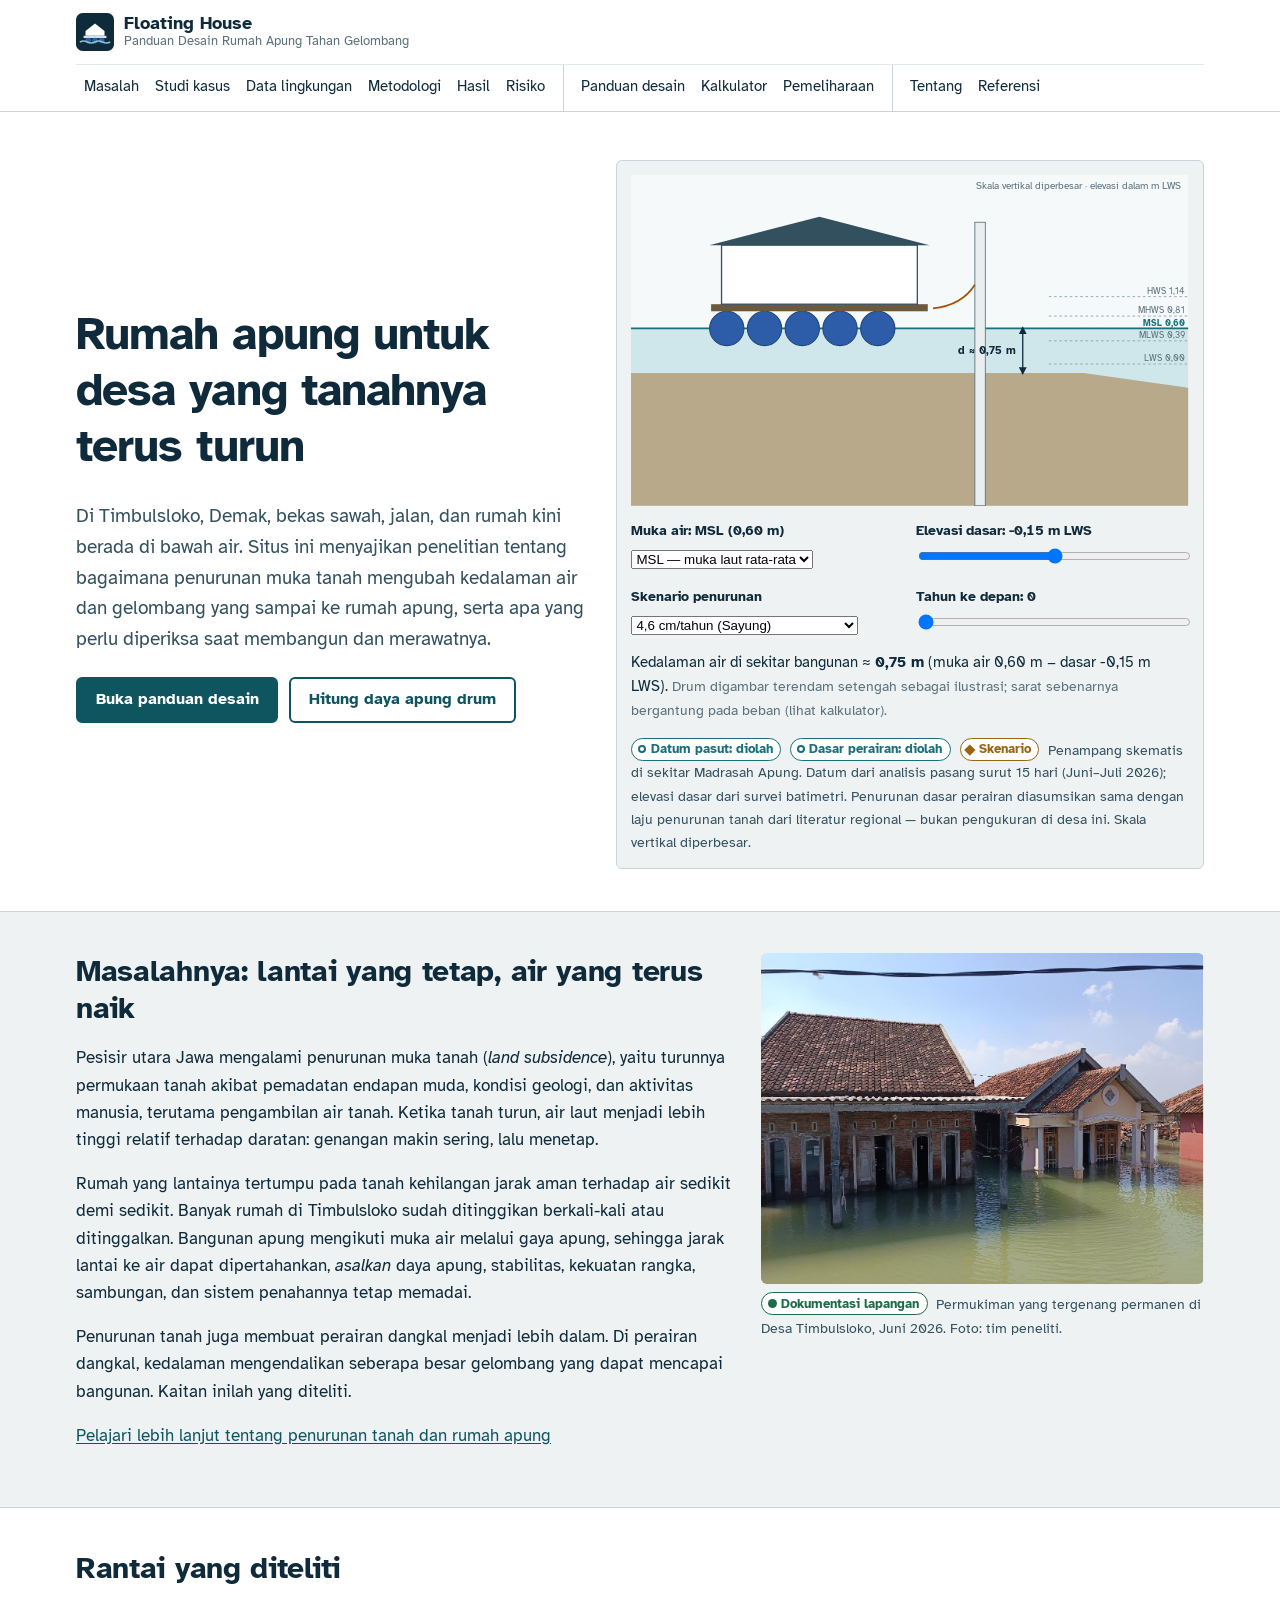
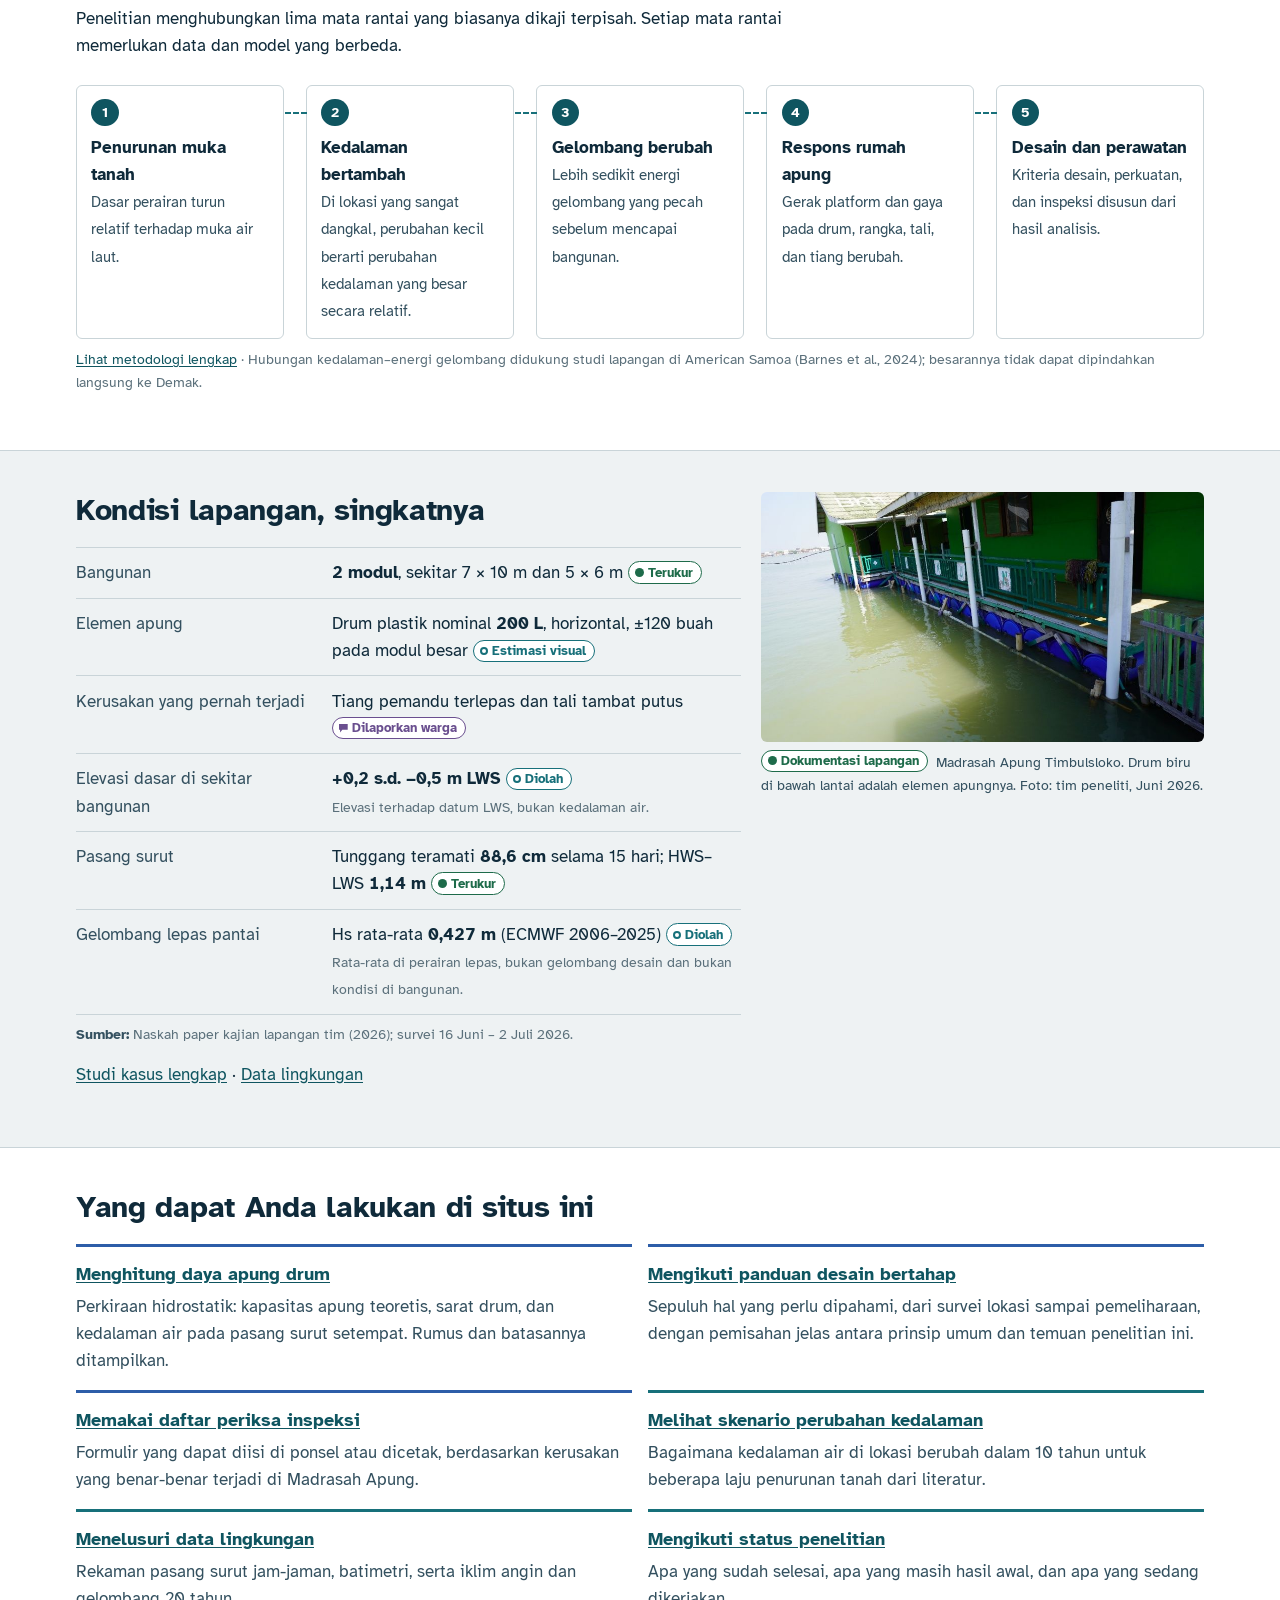
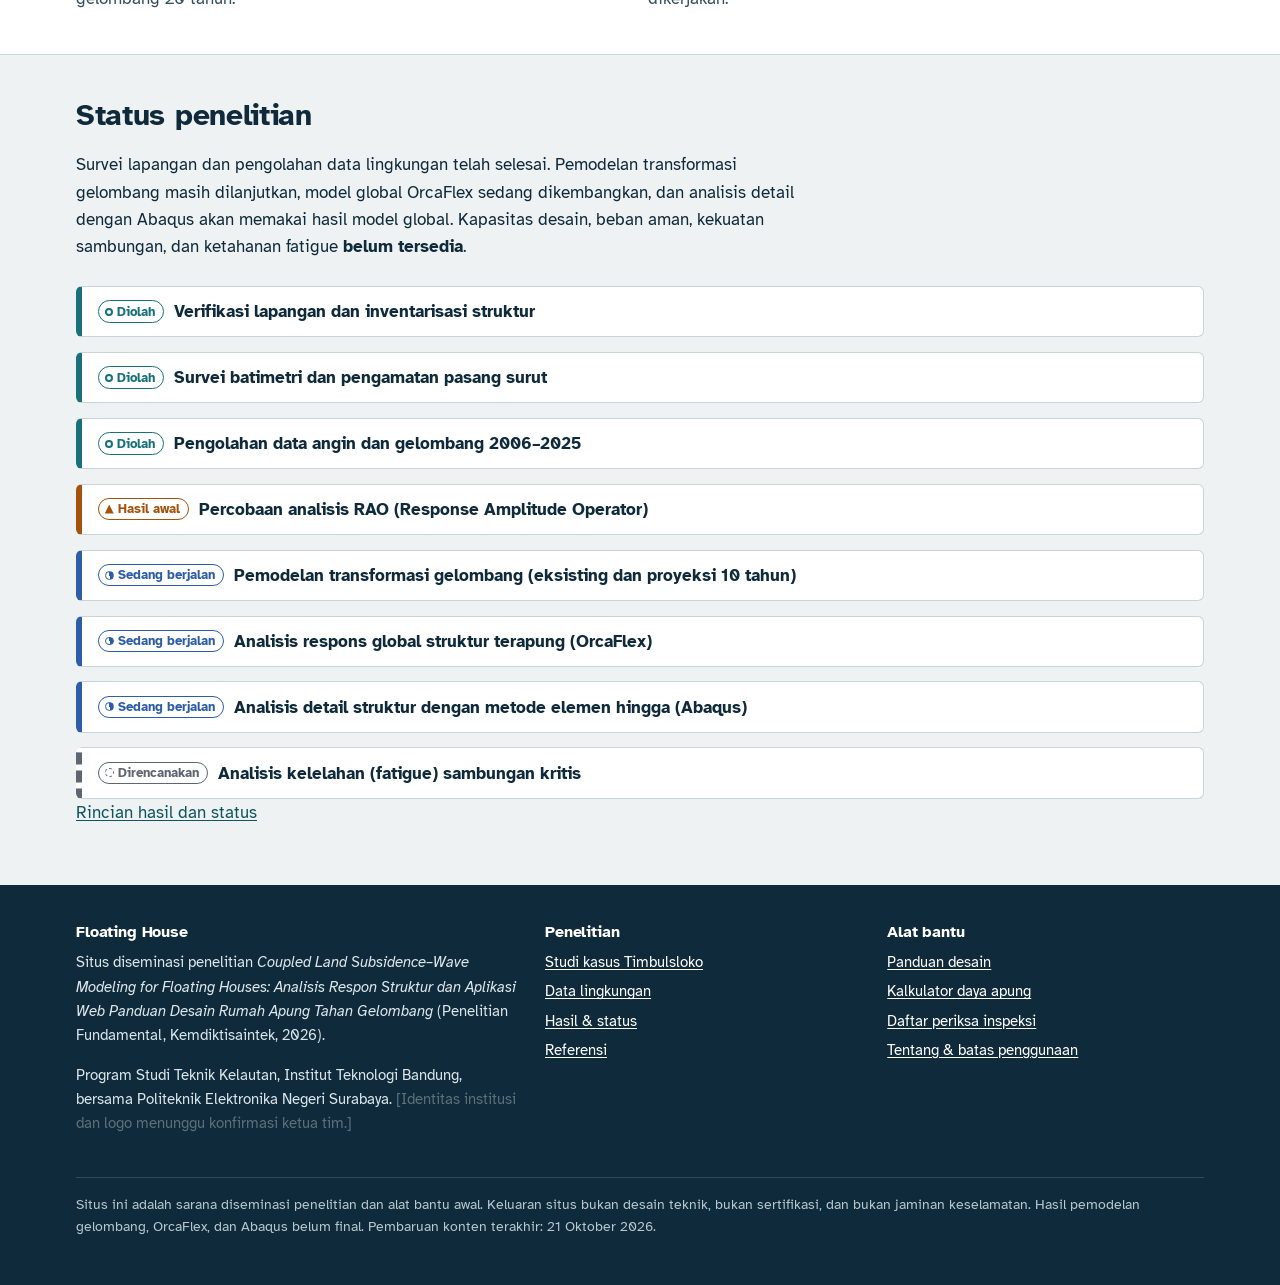
<file: index.html>
<!doctype html>
<html lang="id">
<head>
<meta charset="utf-8">
<meta name="viewport" content="width=device-width, initial-scale=1">
<title>Beranda — Floating House</title>
<meta name="description" content="Penelitian dan panduan awal desain rumah apung tahan gelombang di pesisir yang mengalami penurunan muka tanah. Studi kasus Madrasah Apung Timbulsloko, Demak.">
<meta name="theme-color" content="#0f2a3a">
<link rel="icon" href="assets/icons/favicon.svg" type="image/svg+xml">
<link rel="preconnect" href="https://fonts.googleapis.com">
<link rel="preconnect" href="https://fonts.gstatic.com" crossorigin>
<link rel="stylesheet" href="https://fonts.googleapis.com/css2?family=Atkinson+Hyperlegible:ital,wght@0,400;0,700;1,400&display=swap">
<link rel="stylesheet" href="assets/css/style.css">
<script src="assets/js/main.js" defer></script>
<script src="assets/js/visualisasi.js" defer></script>
</head>
<body>
<a class="skip" href="#isi">Lewati ke isi</a>
<header class="site-head">
 <div class="wrap">
  <div class="head-row">
   <a class="brand" href="index.html" aria-current="page"><svg viewBox="0 0 40 40" aria-hidden="true" focusable="false"><rect width="40" height="40" rx="7" fill="#0f2a3a"/><path d="M10 19 L20 11 L30 19 V24 H10 Z" fill="#fff"/><rect x="8" y="24" width="24" height="2.4" fill="#cfe6ea"/><circle cx="13" cy="29" r="3" fill="#2d5da8"/><circle cx="20" cy="29" r="3" fill="#2d5da8"/><circle cx="27" cy="29" r="3" fill="#2d5da8"/><path d="M4 30.5 q4 -2 8 0 t8 0 t8 0 t8 0" stroke="#8cc3cc" stroke-width="1.6" fill="none"/></svg><div><b>Floating House</b><span>Panduan Desain Rumah Apung Tahan Gelombang</span></div></a>
   <button class="nav-toggle" type="button" aria-expanded="false" aria-controls="nav-utama">Menu</button>
  </div>
  <nav class="site-nav" id="nav-utama" aria-label="Navigasi utama"><div class="nav-inner"><div class="nav-group"><p class="nav-group-label">Penelitian</p><ul><li><a href="mengenal.html">Masalah</a></li><li><a href="studi-kasus.html">Studi kasus</a></li><li><a href="data-lingkungan.html">Data lingkungan</a></li><li><a href="metodologi.html">Metodologi</a></li><li><a href="hasil-penelitian.html">Hasil</a></li><li><a href="risiko.html">Risiko</a></li></ul></div><div class="nav-group"><p class="nav-group-label">Panduan</p><ul><li><a href="panduan-desain.html">Panduan desain</a></li><li><a href="kalkulator.html">Kalkulator</a></li><li><a href="pemeliharaan.html">Pemeliharaan</a></li></ul></div><div class="nav-group"><p class="nav-group-label">Info</p><ul><li><a href="tentang.html">Tentang</a></li><li><a href="referensi.html">Referensi</a></li></ul></div></div></nav>
 </div>
</header>
<main id="isi">

<section class="hero">
 <div class="wrap hero-grid">
  <div>
   <h1>Rumah apung untuk desa yang tanahnya terus turun</h1>
   <p class="lead">Di Timbulsloko, Demak, bekas sawah, jalan, dan rumah kini berada di bawah air. Situs ini menyajikan penelitian tentang bagaimana penurunan muka tanah mengubah kedalaman air dan gelombang yang sampai ke rumah apung, serta apa yang perlu diperiksa saat membangun dan merawatnya.</p>
   <div class="btn-row"><a class="btn" href="panduan-desain.html">Buka panduan desain</a><a class="btn ghost" href="kalkulator.html">Hitung daya apung drum</a></div>
  </div>
  
<figure class="section-figure" id="penampang" aria-describedby="penampang-cap">
 <div id="penampang-svg" class="chart-box">
  <p class="chart-empty">Ilustrasi penampang membutuhkan JavaScript. Ringkasnya: di sekitar madrasah, dasar perairan berada sekitar +0,2 hingga −0,5 m terhadap LWS, sedangkan muka air berkisar 0 hingga 1,14 m di atas LWS. Kedalaman air di bawah bangunan karena itu berubah dari hampir nol sampai sekitar 1,6 m dalam siklus pasang surut.</p>
 </div>
 <div class="xs-controls no-print" id="penampang-ctrl" hidden>
  <div><label for="xs-wl">Muka air: <output id="xs-wl-out">MSL</output></label>
   <select id="xs-wl"><option value="LWS">LWS — surut terendah</option><option value="MLWS">MLWS</option><option value="MSL" selected>MSL — muka laut rata-rata</option><option value="MHWS">MHWS</option><option value="HWS">HWS — pasang tertinggi</option></select></div>
  <div><label for="xs-bed">Elevasi dasar: <output id="xs-bed-out">−0,15 m LWS</output></label>
   <input id="xs-bed" type="range" min="-0.5" max="0.2" step="0.05" value="-0.15" style="width:100%"></div>
  <div><label for="xs-rate">Skenario penurunan</label>
   <select id="xs-rate"><option value="4.6">4,6 cm/tahun (Sayung)</option><option value="6">6 cm/tahun (Sayung)</option><option value="16.3">16,3 cm/tahun (batas atas Demak)</option></select></div>
  <div><label for="xs-yr">Tahun ke depan: <output id="xs-yr-out">0</output></label>
   <input id="xs-yr" type="range" min="0" max="10" step="1" value="0" style="width:100%"></div>
 </div>
 <p class="xs-readout" id="xs-readout" aria-live="polite"></p>
 <figcaption id="penampang-cap"><span class="badge processed" title="Status: Diolah">Datum pasut: diolah</span> <span class="badge processed" title="Status: Diolah">Dasar perairan: diolah</span> <span class="badge scenario" title="Status: Skenario">Skenario</span> Penampang skematis di sekitar Madrasah Apung. Datum dari analisis pasang surut 15 hari (Juni–Juli 2026); elevasi dasar dari survei batimetri. Penurunan dasar perairan diasumsikan sama dengan laju penurunan tanah dari literatur regional — bukan pengukuran di desa ini. Skala vertikal diperbesar.</figcaption>
</figure>
 </div>
</section>

<section class="section">
 <div class="wrap grid g-side">
  <div class="prose">
   <h2>Masalahnya: lantai yang tetap, air yang terus naik</h2>
   <p>Pesisir utara Jawa mengalami penurunan muka tanah (<i>land subsidence</i>), yaitu turunnya permukaan tanah akibat pemadatan endapan muda, kondisi geologi, dan aktivitas manusia, terutama pengambilan air tanah. Ketika tanah turun, air laut menjadi lebih tinggi relatif terhadap daratan: genangan makin sering, lalu menetap.</p>
   <p>Rumah yang lantainya tertumpu pada tanah kehilangan jarak aman terhadap air sedikit demi sedikit. Banyak rumah di Timbulsloko sudah ditinggikan berkali-kali atau ditinggalkan. Bangunan apung mengikuti muka air melalui gaya apung, sehingga jarak lantai ke air dapat dipertahankan, <em>asalkan</em> daya apung, stabilitas, kekuatan rangka, sambungan, dan sistem penahannya tetap memadai.</p>
   <p>Penurunan tanah juga membuat perairan dangkal menjadi lebih dalam. Di perairan dangkal, kedalaman mengendalikan seberapa besar gelombang yang dapat mencapai bangunan. Kaitan inilah yang diteliti.</p>
   <p><a href="mengenal.html">Pelajari lebih lanjut tentang penurunan tanah dan rumah apung</a></p>
  </div>
  <figure>
   <img src="assets/images/lapangan/permukiman-tergenang.jpg" alt="Rumah-rumah bata beratap genteng berdiri di dalam genangan air laut setinggi dinding bawah" width="1136" height="849" loading="lazy">
   <figcaption><span class="badge measured" title="Status: Terukur">Dokumentasi lapangan</span> Permukiman yang tergenang permanen di Desa Timbulsloko, Juni 2026. Foto: tim peneliti.</figcaption>
  </figure>
 </div>
</section>

<section class="section alt">
 <div class="wrap">
  <div class="section-intro"><h2>Rantai yang diteliti</h2><p>Penelitian menghubungkan lima mata rantai yang biasanya dikaji terpisah. Setiap mata rantai memerlukan data dan model yang berbeda.</p></div>
  <ol class="chain h">
   <li><b>Penurunan muka tanah</b><span>Dasar perairan turun relatif terhadap muka air laut.</span></li>
   <li><b>Kedalaman bertambah</b><span>Di lokasi yang sangat dangkal, perubahan kecil berarti perubahan kedalaman yang besar secara relatif.</span></li>
   <li><b>Gelombang berubah</b><span>Lebih sedikit energi gelombang yang pecah sebelum mencapai bangunan.</span></li>
   <li><b>Respons rumah apung</b><span>Gerak platform dan gaya pada drum, rangka, tali, dan tiang berubah.</span></li>
   <li><b>Desain dan perawatan</b><span>Kriteria desain, perkuatan, dan inspeksi disusun dari hasil analisis.</span></li>
  </ol>
  <p class="source"><a href="metodologi.html">Lihat metodologi lengkap</a> · Hubungan kedalaman–energi gelombang didukung studi lapangan di American Samoa (Barnes et al., 2024); besarannya tidak dapat dipindahkan langsung ke Demak.</p>
 </div>
</section>

<section class="section">
 <div class="wrap grid g-side">
  <div>
   <h2>Kondisi lapangan, singkatnya</h2>
   <dl class="facts">
    <div><dt>Bangunan</dt><dd><span class="v">2 modul</span>, sekitar 7 × 10 m dan 5 × 6 m <span class="badge measured" title="Status: Terukur">Terukur</span></dd></div>
    <div><dt>Elemen apung</dt><dd>Drum plastik nominal <span class="v">200 L</span>, horizontal, ±120 buah pada modul besar <span class="badge processed" title="Status: Diolah">Estimasi visual</span></dd></div>
    <div><dt>Kerusakan yang pernah terjadi</dt><dd>Tiang pemandu terlepas dan tali tambat putus <span class="badge reported" title="Status: Dilaporkan warga">Dilaporkan warga</span></dd></div>
    <div><dt>Elevasi dasar di sekitar bangunan</dt><dd><span class="v">+0,2 s.d. −0,5 m LWS</span> <span class="badge processed" title="Status: Diolah">Diolah</span><br><span class="small muted">Elevasi terhadap datum LWS, bukan kedalaman air.</span></dd></div>
    <div><dt>Pasang surut</dt><dd>Tunggang teramati <span class="v">88,6 cm</span> selama 15 hari; HWS–LWS <span class="v">1,14 m</span> <span class="badge measured" title="Status: Terukur">Terukur</span></dd></div>
    <div><dt>Gelombang lepas pantai</dt><dd>Hs rata-rata <span class="v">0,427 m</span> (ECMWF 2006–2025) <span class="badge processed" title="Status: Diolah">Diolah</span><br><span class="small muted">Rata-rata di perairan lepas, bukan gelombang desain dan bukan kondisi di bangunan.</span></dd></div>
   </dl>
   <p class="source"><strong>Sumber:</strong> Naskah paper kajian lapangan tim (2026); survei 16 Juni – 2 Juli 2026.</p>
   <p><a href="studi-kasus.html">Studi kasus lengkap</a> · <a href="data-lingkungan.html">Data lingkungan</a></p>
  </div>
  <figure>
   <img src="assets/images/lapangan/madrasah-apung-tampak-samping.jpg" alt="Madrasah Apung berdinding hijau dengan deretan drum plastik biru di bawah lantai, mengapung di perairan keruh" width="880" height="495" loading="lazy">
   <figcaption><span class="badge measured" title="Status: Terukur">Dokumentasi lapangan</span> Madrasah Apung Timbulsloko. Drum biru di bawah lantai adalah elemen apungnya. Foto: tim peneliti, Juni 2026.</figcaption>
  </figure>
 </div>
</section>

<section class="section alt">
 <div class="wrap">
  <h2>Yang dapat Anda lakukan di situs ini</h2>
  <ul class="feature-list">
   <li class="tool"><a href="kalkulator.html">Menghitung daya apung drum</a><p>Perkiraan hidrostatik: kapasitas apung teoretis, sarat drum, dan kedalaman air pada pasang surut setempat. Rumus dan batasannya ditampilkan.</p></li>
   <li class="tool"><a href="panduan-desain.html">Mengikuti panduan desain bertahap</a><p>Sepuluh hal yang perlu dipahami, dari survei lokasi sampai pemeliharaan, dengan pemisahan jelas antara prinsip umum dan temuan penelitian ini.</p></li>
   <li class="tool"><a href="pemeliharaan.html">Memakai daftar periksa inspeksi</a><p>Formulir yang dapat diisi di ponsel atau dicetak, berdasarkan kerusakan yang benar-benar terjadi di Madrasah Apung.</p></li>
   <li><a href="risiko.html">Melihat skenario perubahan kedalaman</a><p>Bagaimana kedalaman air di lokasi berubah dalam 10 tahun untuk beberapa laju penurunan tanah dari literatur.</p></li>
   <li><a href="data-lingkungan.html">Menelusuri data lingkungan</a><p>Rekaman pasang surut jam-jaman, batimetri, serta iklim angin dan gelombang 20 tahun.</p></li>
   <li><a href="hasil-penelitian.html">Mengikuti status penelitian</a><p>Apa yang sudah selesai, apa yang masih hasil awal, dan apa yang sedang dikerjakan.</p></li>
  </ul>
 </div>
</section>

<section class="section">
 <div class="wrap">
  <div class="section-intro"><h2>Status penelitian</h2><p>Survei lapangan dan pengolahan data lingkungan telah selesai. Pemodelan transformasi gelombang masih dilanjutkan, model global OrcaFlex sedang dikembangkan, dan analisis detail dengan Abaqus akan memakai hasil model global. Kapasitas desain, beban aman, kekuatan sambungan, dan ketahanan fatigue <strong>belum tersedia</strong>.</p></div>
  <div id="status-ringkas" data-render="status-ringkas"></div>
  <p><a href="hasil-penelitian.html">Rincian hasil dan status</a></p>
 </div>
</section>

</main>
<footer class="site-foot">
 <div class="wrap">
  <div class="foot-grid">
   <div>
    <h2>Floating House</h2>
    <p>Situs diseminasi penelitian <i>Coupled Land Subsidence–Wave Modeling for Floating Houses: Analisis Respon Struktur dan Aplikasi Web Panduan Desain Rumah Apung Tahan Gelombang</i> (Penelitian Fundamental, Kemdiktisaintek, 2026).</p>
    <p>Program Studi Teknik Kelautan, Institut Teknologi Bandung, bersama Politeknik Elektronika Negeri Surabaya. <span class="muted">[Identitas institusi dan logo menunggu konfirmasi ketua tim.]</span></p>
   </div>
   <div>
    <h2>Penelitian</h2>
    <ul><li><a href="studi-kasus.html">Studi kasus Timbulsloko</a></li><li><a href="data-lingkungan.html">Data lingkungan</a></li><li><a href="hasil-penelitian.html">Hasil &amp; status</a></li><li><a href="referensi.html">Referensi</a></li></ul>
   </div>
   <div>
    <h2>Alat bantu</h2>
    <ul><li><a href="panduan-desain.html">Panduan desain</a></li><li><a href="kalkulator.html">Kalkulator daya apung</a></li><li><a href="pemeliharaan.html">Daftar periksa inspeksi</a></li><li><a href="tentang.html">Tentang &amp; batas penggunaan</a></li></ul>
   </div>
  </div>
  <p class="foot-note">Situs ini adalah sarana diseminasi penelitian dan alat bantu awal. Keluaran situs bukan desain teknik, bukan sertifikasi, dan bukan jaminan keselamatan. Hasil pemodelan gelombang, OrcaFlex, dan Abaqus belum final. Pembaruan konten terakhir: 21 Oktober 2026.</p>
 </div>
</footer>
</body>
</html>
</file>
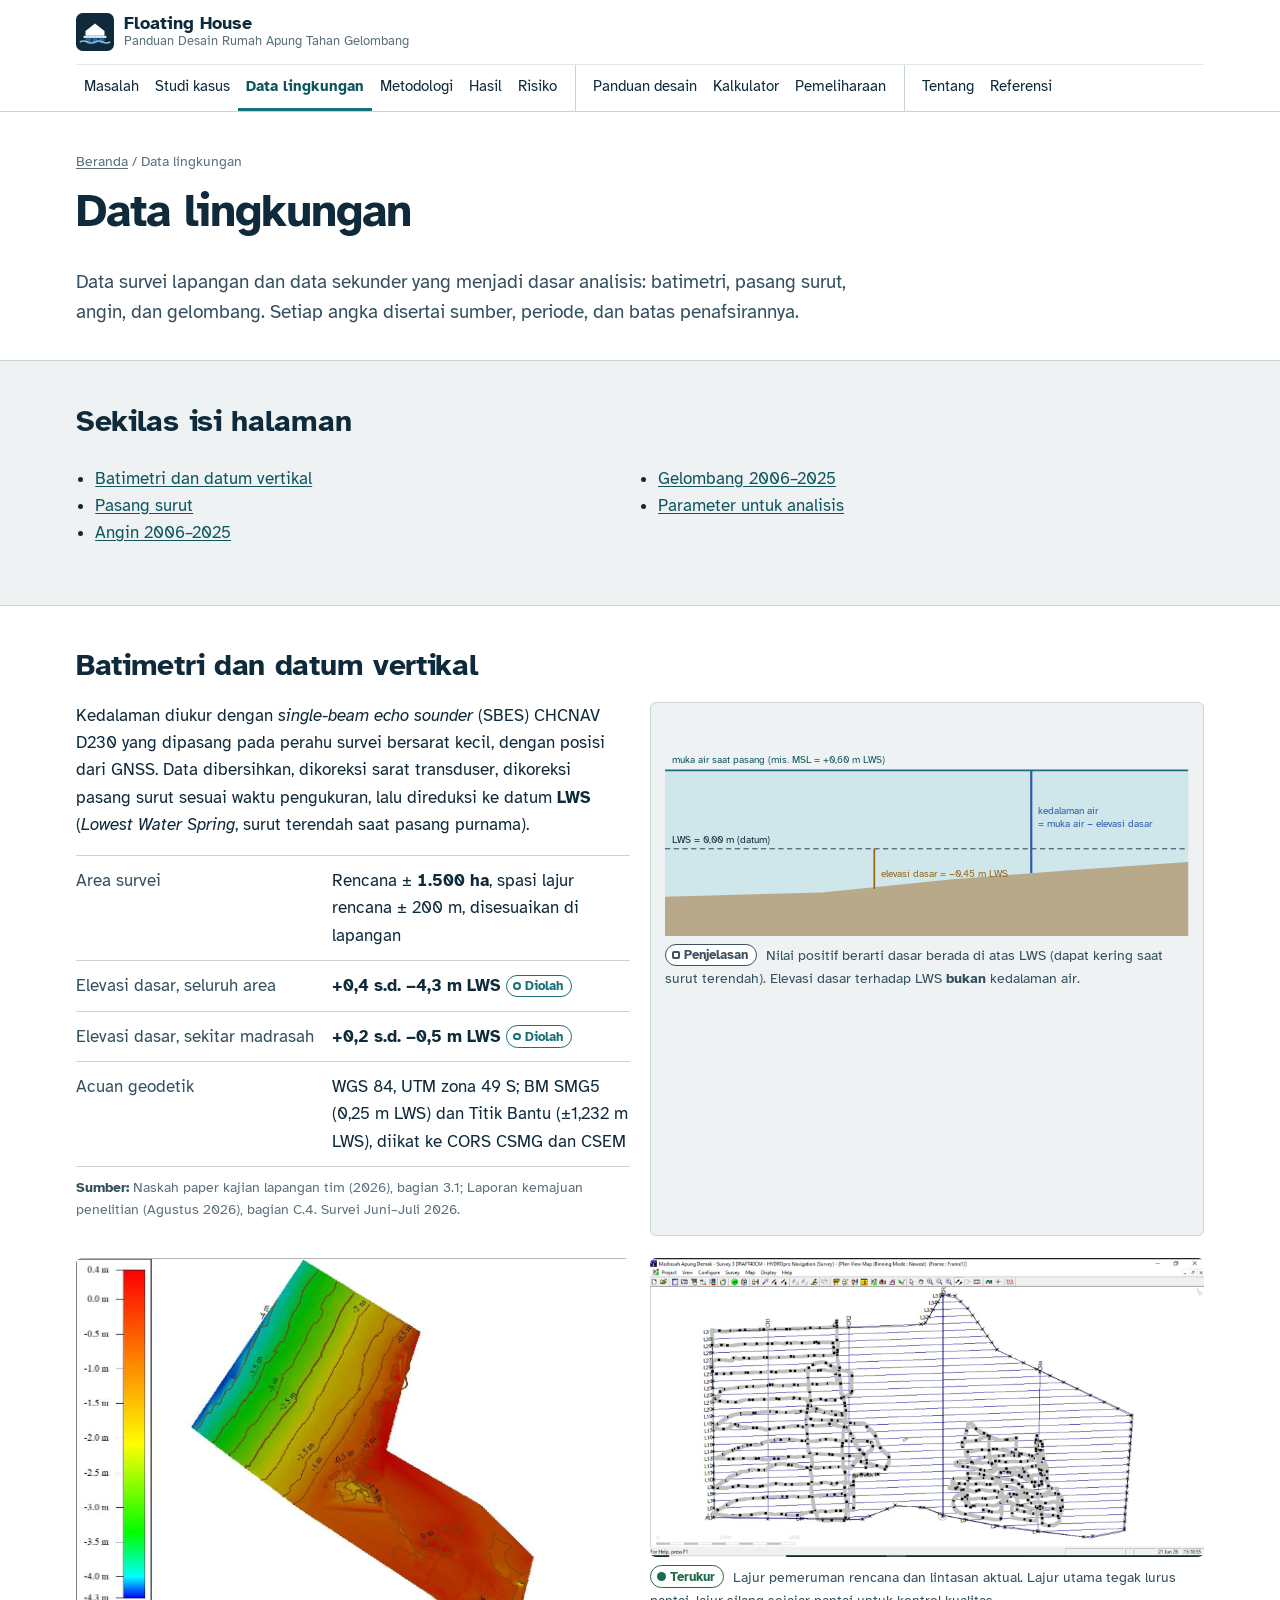
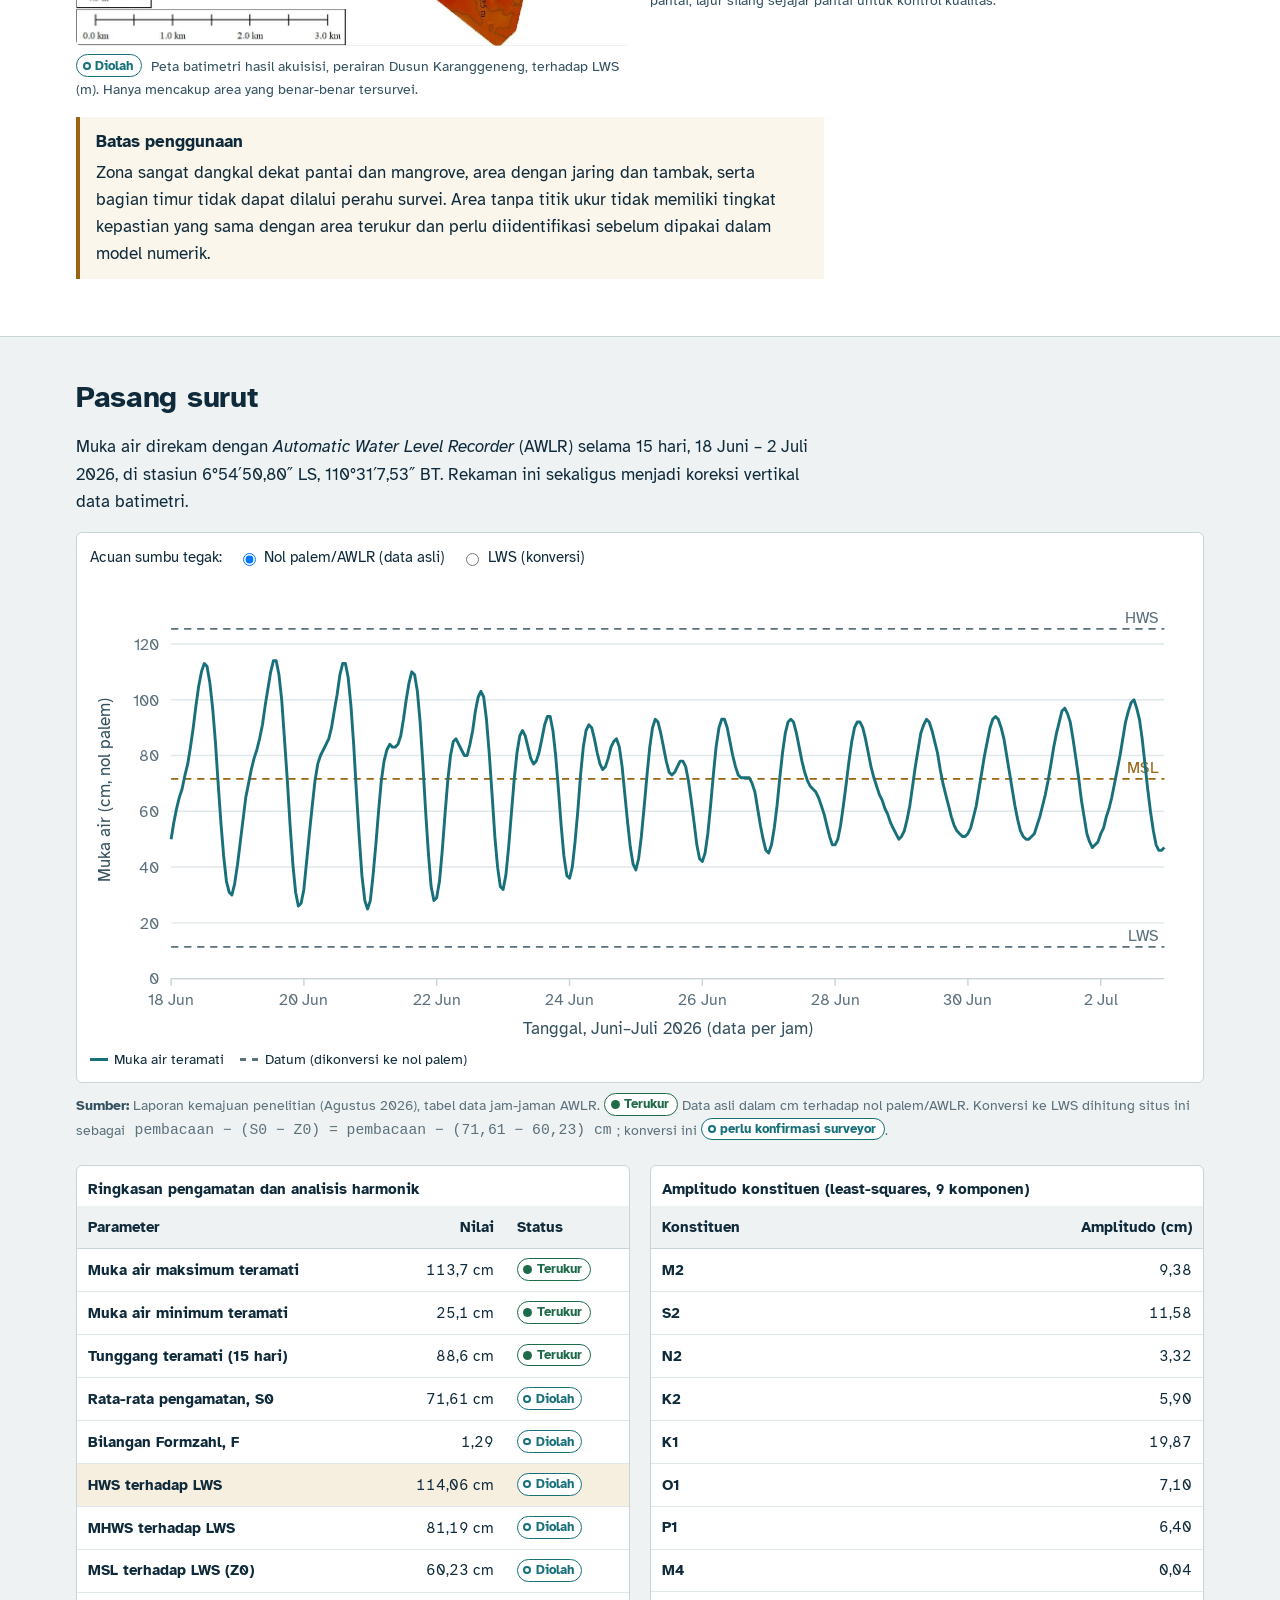
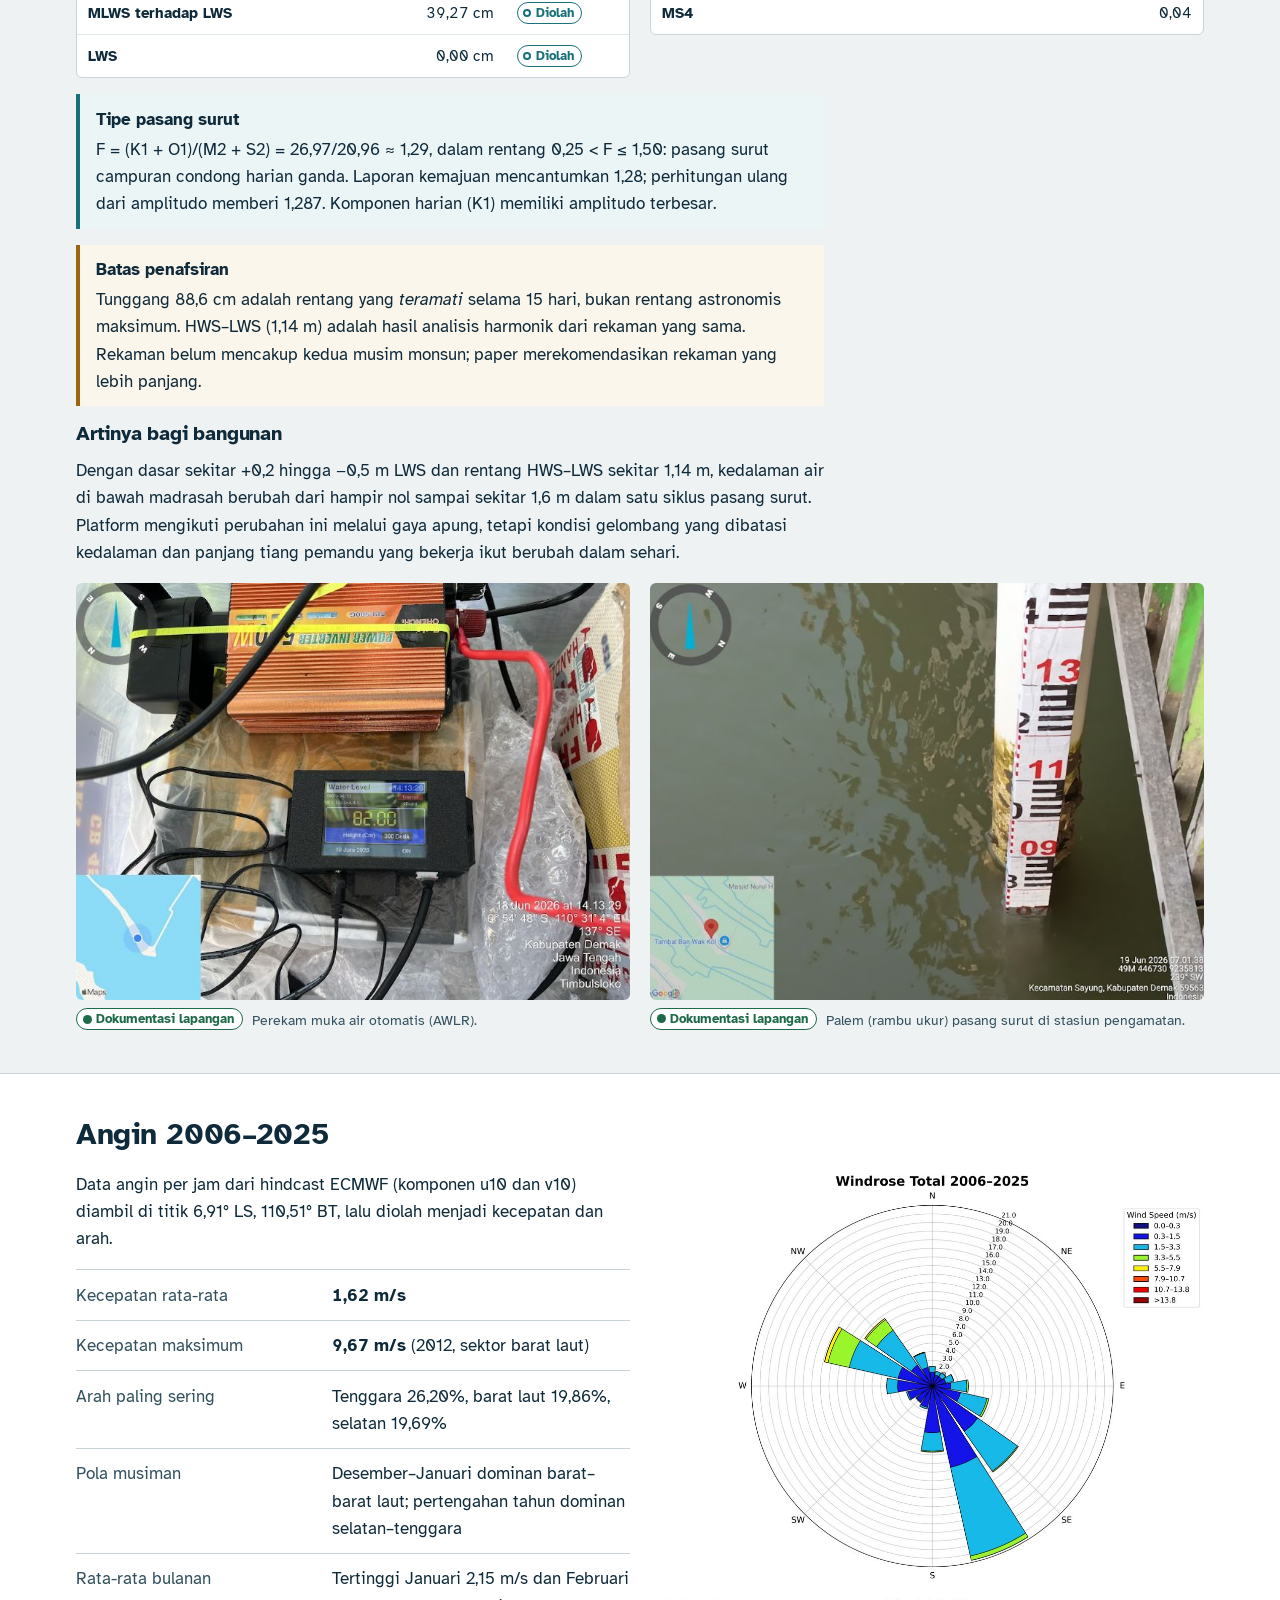
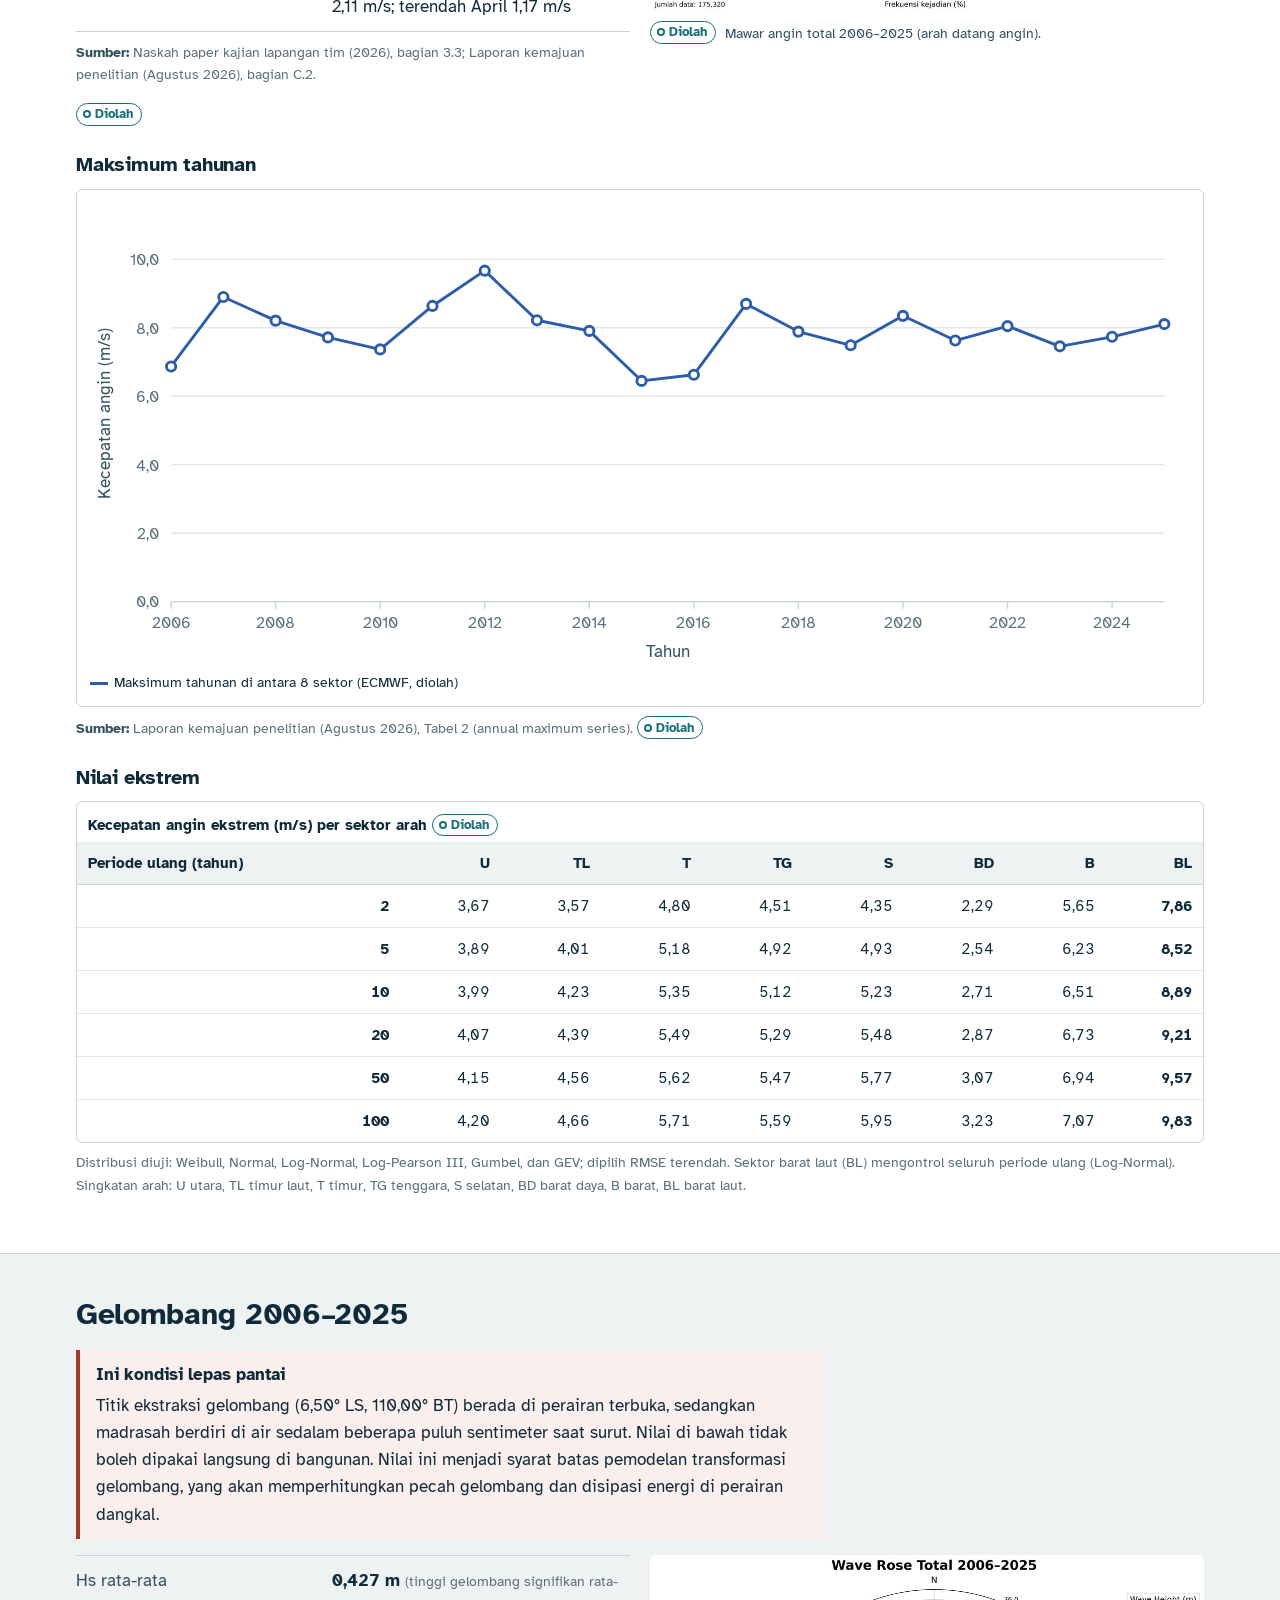
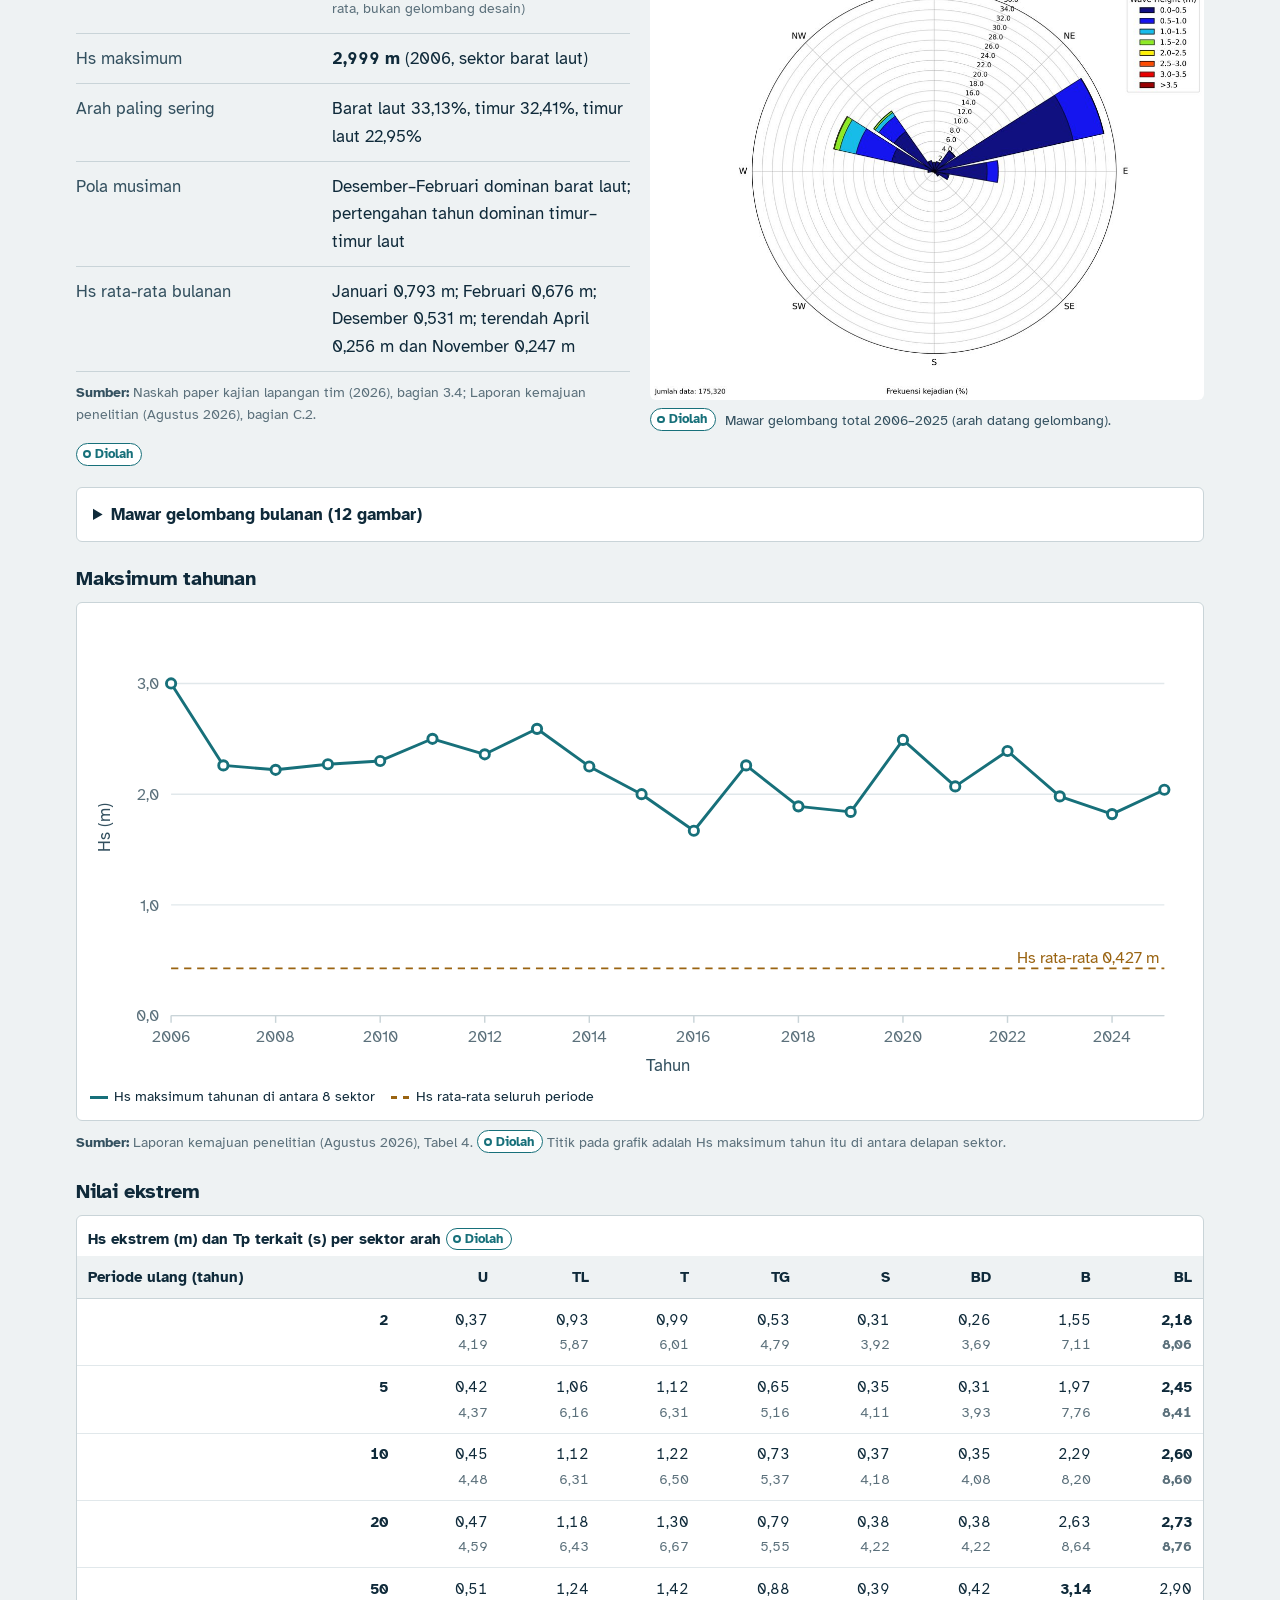
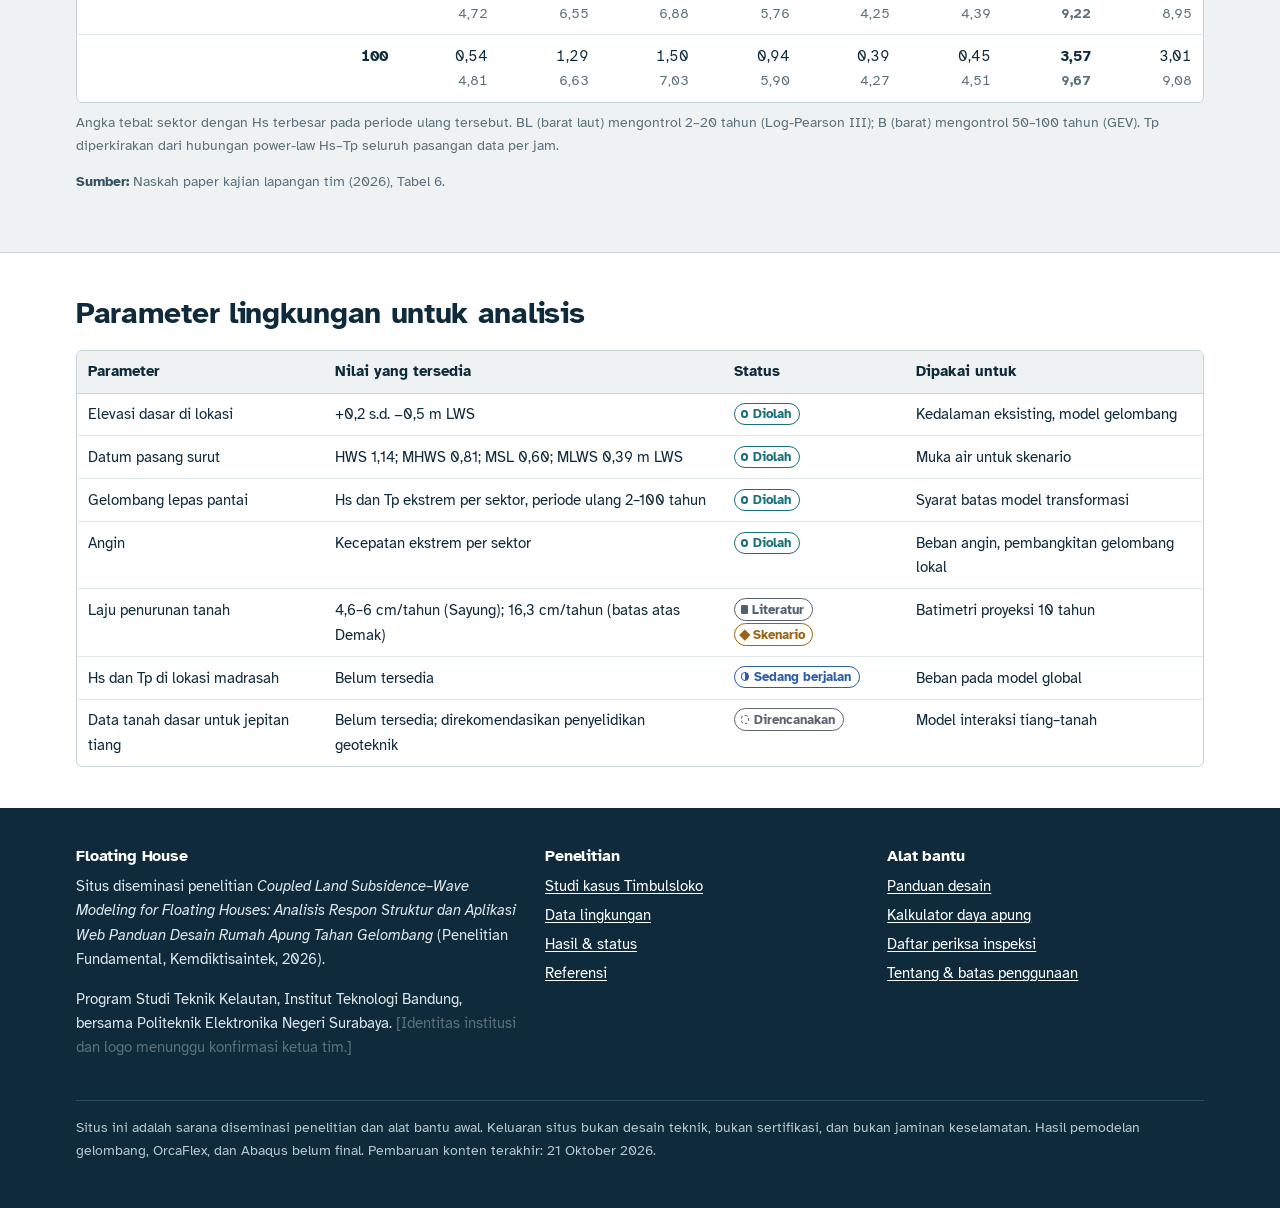
<file: data-lingkungan.html>
<!doctype html>
<html lang="id">
<head>
<meta charset="utf-8">
<meta name="viewport" content="width=device-width, initial-scale=1">
<title>Data lingkungan — Floating House</title>
<meta name="description" content="Batimetri, pasang surut 15 hari, serta iklim angin dan gelombang 2006–2025 untuk perairan Timbulsloko, Demak, lengkap dengan sumber dan batas penafsiran.">
<meta name="theme-color" content="#0f2a3a">
<link rel="icon" href="assets/icons/favicon.svg" type="image/svg+xml">
<link rel="preconnect" href="https://fonts.googleapis.com">
<link rel="preconnect" href="https://fonts.gstatic.com" crossorigin>
<link rel="stylesheet" href="https://fonts.googleapis.com/css2?family=Atkinson+Hyperlegible:ital,wght@0,400;0,700;1,400&display=swap">
<link rel="stylesheet" href="assets/css/style.css">
<script src="assets/js/main.js" defer></script>
<script src="assets/js/visualisasi.js" defer></script>
</head>
<body>
<a class="skip" href="#isi">Lewati ke isi</a>
<header class="site-head">
 <div class="wrap">
  <div class="head-row">
   <a class="brand" href="index.html"><svg viewBox="0 0 40 40" aria-hidden="true" focusable="false"><rect width="40" height="40" rx="7" fill="#0f2a3a"/><path d="M10 19 L20 11 L30 19 V24 H10 Z" fill="#fff"/><rect x="8" y="24" width="24" height="2.4" fill="#cfe6ea"/><circle cx="13" cy="29" r="3" fill="#2d5da8"/><circle cx="20" cy="29" r="3" fill="#2d5da8"/><circle cx="27" cy="29" r="3" fill="#2d5da8"/><path d="M4 30.5 q4 -2 8 0 t8 0 t8 0 t8 0" stroke="#8cc3cc" stroke-width="1.6" fill="none"/></svg><div><b>Floating House</b><span>Panduan Desain Rumah Apung Tahan Gelombang</span></div></a>
   <button class="nav-toggle" type="button" aria-expanded="false" aria-controls="nav-utama">Menu</button>
  </div>
  <nav class="site-nav" id="nav-utama" aria-label="Navigasi utama"><div class="nav-inner"><div class="nav-group"><p class="nav-group-label">Penelitian</p><ul><li><a href="mengenal.html">Masalah</a></li><li><a href="studi-kasus.html">Studi kasus</a></li><li><a href="data-lingkungan.html" aria-current="page">Data lingkungan</a></li><li><a href="metodologi.html">Metodologi</a></li><li><a href="hasil-penelitian.html">Hasil</a></li><li><a href="risiko.html">Risiko</a></li></ul></div><div class="nav-group"><p class="nav-group-label">Panduan</p><ul><li><a href="panduan-desain.html">Panduan desain</a></li><li><a href="kalkulator.html">Kalkulator</a></li><li><a href="pemeliharaan.html">Pemeliharaan</a></li></ul></div><div class="nav-group"><p class="nav-group-label">Info</p><ul><li><a href="tentang.html">Tentang</a></li><li><a href="referensi.html">Referensi</a></li></ul></div></div></nav>
 </div>
</header>
<main id="isi">
<section class="page-head"><div class="wrap"><p class="crumb"><a href="index.html">Beranda</a> / Data lingkungan</p><h1>Data lingkungan</h1><p class="lead">Data survei lapangan dan data sekunder yang menjadi dasar analisis: batimetri, pasang surut, angin, dan gelombang. Setiap angka disertai sumber, periode, dan batas penafsirannya.</p></div></section>
<section class="section">
 <div class="wrap">
  <div class="section-intro"><h2>Sekilas isi halaman</h2></div>
  <ul class="toc"><li><a href="#batimetri">Batimetri dan datum vertikal</a></li><li><a href="#pasut">Pasang surut</a></li><li><a href="#angin">Angin 2006–2025</a></li><li><a href="#gelombang">Gelombang 2006–2025</a></li><li><a href="#parameter">Parameter untuk analisis</a></li></ul>
 </div>
</section>

<section class="section alt" id="batimetri">
 <div class="wrap">
  <h2>Batimetri dan datum vertikal</h2>
  <div class="grid g2">
   <div class="prose">
    <p>Kedalaman diukur dengan <i>single-beam echo sounder</i> (SBES) CHCNAV D230 yang dipasang pada perahu survei bersarat kecil, dengan posisi dari GNSS. Data dibersihkan, dikoreksi sarat transduser, dikoreksi pasang surut sesuai waktu pengukuran, lalu direduksi ke datum <strong>LWS</strong> (<i>Lowest Water Spring</i>, surut terendah saat pasang purnama).</p>
    <dl class="facts">
     <div><dt>Area survei</dt><dd>Rencana ± <span class="v">1.500 ha</span>, spasi lajur rencana ± 200 m, disesuaikan di lapangan</dd></div>
     <div><dt>Elevasi dasar, seluruh area</dt><dd><span class="v">+0,4 s.d. −4,3 m LWS</span> <span class="badge processed" title="Status: Diolah">Diolah</span></dd></div>
     <div><dt>Elevasi dasar, sekitar madrasah</dt><dd><span class="v">+0,2 s.d. −0,5 m LWS</span> <span class="badge processed" title="Status: Diolah">Diolah</span></dd></div>
     <div><dt>Acuan geodetik</dt><dd>WGS 84, UTM zona 49 S; BM SMG5 (0,25 m LWS) dan Titik Bantu (±1,232 m LWS), diikat ke CORS CSMG dan CSEM</dd></div>
    </dl>
    <p class="source"><strong>Sumber:</strong> Naskah paper kajian lapangan tim (2026), bagian 3.1; Laporan kemajuan penelitian (Agustus 2026), bagian C.4. Survei Juni–Juli 2026.</p>
   </div>
   <figure class="section-figure"><svg viewBox="0 0 600 250" role="img" aria-labelledby="dt-t dt-d">
<title id="dt-t">Elevasi dasar terhadap LWS berbeda dengan kedalaman air</title>
<desc id="dt-d">Garis LWS menjadi nol. Dasar perairan dengan elevasi negatif berada di bawah LWS. Kedalaman air adalah jarak dari muka air saat itu ke dasar, sehingga berubah mengikuti pasang surut.</desc>
<g font-family="inherit" font-size="12" fill="#0f2a3a">
<rect x="0" y="60" width="600" height="190" fill="#cfe6ea"/>
<path d="M0 205 L180 200 L330 185 L460 175 L600 165 L600 250 L0 250Z" fill="#b9a98b"/>
<line x1="0" y1="60" x2="600" y2="60" stroke="#17707a" stroke-width="2"/><text x="8" y="52" fill="#0f5560">muka air saat pasang (mis. MSL = +0,60 m LWS)</text>
<line x1="0" y1="150" x2="600" y2="150" stroke="#0f2a3a" stroke-dasharray="6 4"/><text x="8" y="143">LWS = 0,00 m (datum)</text>
<line x1="240" y1="150" x2="240" y2="196" stroke="#9a6412" stroke-width="2"/><text x="248" y="182" fill="#9a6412">elevasi dasar = −0,45 m LWS</text>
<line x1="420" y1="60" x2="420" y2="178" stroke="#2d5da8" stroke-width="2.5"/><text x="428" y="110" fill="#2d5da8">kedalaman air</text><text x="428" y="125" fill="#2d5da8">= muka air − elevasi dasar</text>
</g></svg><figcaption><span class="badge general" title="Status: Rekomendasi umum">Penjelasan</span> Nilai positif berarti dasar berada di atas LWS (dapat kering saat surut terendah). Elevasi dasar terhadap LWS <strong>bukan</strong> kedalaman air.</figcaption></figure>
  </div>
  <div class="grid g2" style="margin-top:1.4rem">
   <figure><img src="assets/images/data/peta-batimetri-lws.jpg" alt="Peta batimetri berwarna dari merah (dangkal, sekitar +0,4 m) ke biru (dalam, sekitar −4,3 m) terhadap LWS" width="1137" height="797" loading="lazy">
    <figcaption><span class="badge processed" title="Status: Diolah">Diolah</span> Peta batimetri hasil akuisisi, perairan Dusun Karanggeneng, terhadap LWS (m). Hanya mencakup area yang benar-benar tersurvei.</figcaption></figure>
   <figure><img src="assets/images/data/jalur-sounding.jpg" alt="Tangkapan layar perangkat lunak navigasi yang menunjukkan lajur pemeruman rencana dan lintasan perahu" width="1600" height="864" loading="lazy">
    <figcaption><span class="badge measured" title="Status: Terukur">Terukur</span> Lajur pemeruman rencana dan lintasan aktual. Lajur utama tegak lurus pantai, lajur silang sejajar pantai untuk kontrol kualitas.</figcaption></figure>
  </div>
  <div class="note limit"><b>Batas penggunaan</b>Zona sangat dangkal dekat pantai dan mangrove, area dengan jaring dan tambak, serta bagian timur tidak dapat dilalui perahu survei. Area tanpa titik ukur tidak memiliki tingkat kepastian yang sama dengan area terukur dan perlu diidentifikasi sebelum dipakai dalam model numerik.</div>
 </div>
</section>

<section class="section" id="pasut">
 <div class="wrap">
  <h2>Pasang surut</h2>
  <p class="prose">Muka air direkam dengan <i>Automatic Water Level Recorder</i> (AWLR) selama 15 hari, 18 Juni – 2 Juli 2026, di stasiun 6°54′50,80″ LS, 110°31′7,53″ BT. Rekaman ini sekaligus menjadi koreksi vertikal data batimetri.</p>
  <div class="chart" id="chart-pasut">
   <div class="chart-controls no-print">
 <span>Acuan sumbu tegak:</span>
 <label><input type="radio" name="tide-ref" value="gauge" checked> Nol palem/AWLR (data asli)</label>
 <label><input type="radio" name="tide-ref" value="lws"> LWS (konversi)</label>
</div>
   <div class="chart-box" id="chart-pasut-box"><p class="chart-empty">Grafik memuat 360 data muka air jam-jaman dari <code>assets/data/data-penelitian.json</code>. Aktifkan JavaScript dan buka situs melalui server web untuk menampilkannya.</p></div>
   <ul class="chart-legend" id="chart-pasut-legend"></ul>
  </div>
  <p class="source"><strong>Sumber:</strong> Laporan kemajuan penelitian (Agustus 2026), tabel data jam-jaman AWLR. <span class="badge measured" title="Status: Terukur">Terukur</span> Data asli dalam cm terhadap nol palem/AWLR. Konversi ke LWS dihitung situs ini sebagai <span class="formula">pembacaan − (S0 − Z0) = pembacaan − (71,61 − 60,23) cm</span>; konversi ini <span class="badge processed" title="Status: Diolah">perlu konfirmasi surveyor</span>.</p>
  <div class="grid g2" style="margin-top:1.4rem">
   <div class="table-wrap"><table>
    <caption>Ringkasan pengamatan dan analisis harmonik</caption>
    <thead><tr><th scope="col">Parameter</th><th scope="col" class="n">Nilai</th><th scope="col">Status</th></tr></thead>
    <tbody>
     <tr><th scope="row">Muka air maksimum teramati</th><td class="n">113,7 cm</td><td><span class="badge measured" title="Status: Terukur">Terukur</span></td></tr>
     <tr><th scope="row">Muka air minimum teramati</th><td class="n">25,1 cm</td><td><span class="badge measured" title="Status: Terukur">Terukur</span></td></tr>
     <tr><th scope="row">Tunggang teramati (15 hari)</th><td class="n">88,6 cm</td><td><span class="badge measured" title="Status: Terukur">Terukur</span></td></tr>
     <tr><th scope="row">Rata-rata pengamatan, S0</th><td class="n">71,61 cm</td><td><span class="badge processed" title="Status: Diolah">Diolah</span></td></tr>
     <tr><th scope="row">Bilangan Formzahl, F</th><td class="n">1,29</td><td><span class="badge processed" title="Status: Diolah">Diolah</span></td></tr>
     <tr class="hl"><th scope="row">HWS terhadap LWS</th><td class="n">114,06 cm</td><td><span class="badge processed" title="Status: Diolah">Diolah</span></td></tr>
     <tr><th scope="row">MHWS terhadap LWS</th><td class="n">81,19 cm</td><td><span class="badge processed" title="Status: Diolah">Diolah</span></td></tr>
     <tr><th scope="row">MSL terhadap LWS (Z0)</th><td class="n">60,23 cm</td><td><span class="badge processed" title="Status: Diolah">Diolah</span></td></tr>
     <tr><th scope="row">MLWS terhadap LWS</th><td class="n">39,27 cm</td><td><span class="badge processed" title="Status: Diolah">Diolah</span></td></tr>
     <tr><th scope="row">LWS</th><td class="n">0,00 cm</td><td><span class="badge processed" title="Status: Diolah">Diolah</span></td></tr>
    </tbody></table></div>
   <div>
    <div class="table-wrap"><table>
     <caption>Amplitudo konstituen (least-squares, 9 komponen)</caption>
     <thead><tr><th scope="col">Konstituen</th><th scope="col" class="n">Amplitudo (cm)</th></tr></thead>
     <tbody><tr><th scope="row">M2</th><td class="n">9,38</td></tr><tr><th scope="row">S2</th><td class="n">11,58</td></tr><tr><th scope="row">N2</th><td class="n">3,32</td></tr><tr><th scope="row">K2</th><td class="n">5,90</td></tr><tr><th scope="row">K1</th><td class="n">19,87</td></tr><tr><th scope="row">O1</th><td class="n">7,10</td></tr><tr><th scope="row">P1</th><td class="n">6,40</td></tr><tr><th scope="row">M4</th><td class="n">0,04</td></tr><tr><th scope="row">MS4</th><td class="n">0,04</td></tr></tbody>
    </table></div>
   </div>
  </div>
  <div class="note info"><b>Tipe pasang surut</b>F = (K1 + O1)/(M2 + S2) = 26,97/20,96 ≈ 1,29, dalam rentang 0,25 &lt; F ≤ 1,50: pasang surut campuran condong harian ganda. Laporan kemajuan mencantumkan 1,28; perhitungan ulang dari amplitudo memberi 1,287. Komponen harian (K1) memiliki amplitudo terbesar.</div>
  <div class="note limit"><b>Batas penafsiran</b>Tunggang 88,6 cm adalah rentang yang <em>teramati</em> selama 15 hari, bukan rentang astronomis maksimum. HWS–LWS (1,14 m) adalah hasil analisis harmonik dari rekaman yang sama. Rekaman belum mencakup kedua musim monsun; paper merekomendasikan rekaman yang lebih panjang.</div>
  <div class="prose">
   <h3>Artinya bagi bangunan</h3>
   <p>Dengan dasar sekitar +0,2 hingga −0,5 m LWS dan rentang HWS–LWS sekitar 1,14 m, kedalaman air di bawah madrasah berubah dari hampir nol sampai sekitar 1,6 m dalam satu siklus pasang surut. Platform mengikuti perubahan ini melalui gaya apung, tetapi kondisi gelombang yang dibatasi kedalaman dan panjang tiang pemandu yang bekerja ikut berubah dalam sehari.</p>
  </div>
  <div class="grid g2">
   <figure><img src="assets/images/lapangan/awlr.jpg" alt="Perangkat perekam muka air otomatis dengan layar digital di dalam kotak pelindung" width="759" height="571" loading="lazy"><figcaption><span class="badge measured" title="Status: Terukur">Dokumentasi lapangan</span> Perekam muka air otomatis (AWLR).</figcaption></figure>
   <figure><img src="assets/images/lapangan/palem-pasut.jpg" alt="Rambu ukur pasang surut bernomor di samping tiang, sebagian terendam air" width="762" height="573" loading="lazy"><figcaption><span class="badge measured" title="Status: Terukur">Dokumentasi lapangan</span> Palem (rambu ukur) pasang surut di stasiun pengamatan.</figcaption></figure>
  </div>
 </div>
</section>

<section class="section alt" id="angin">
 <div class="wrap">
  <h2>Angin 2006–2025</h2>
  <div class="grid g2">
   <div class="prose">
    <p>Data angin per jam dari hindcast ECMWF (komponen u10 dan v10) diambil di titik 6,91° LS, 110,51° BT, lalu diolah menjadi kecepatan dan arah.</p>
    <dl class="facts">
     <div><dt>Kecepatan rata-rata</dt><dd><span class="v">1,62 m/s</span></dd></div>
     <div><dt>Kecepatan maksimum</dt><dd><span class="v">9,67 m/s</span> (2012, sektor barat laut)</dd></div>
     <div><dt>Arah paling sering</dt><dd>Tenggara 26,20%, barat laut 19,86%, selatan 19,69%</dd></div>
     <div><dt>Pola musiman</dt><dd>Desember–Januari dominan barat–barat laut; pertengahan tahun dominan selatan–tenggara</dd></div>
     <div><dt>Rata-rata bulanan</dt><dd>Tertinggi Januari 2,15 m/s dan Februari 2,11 m/s; terendah April 1,17 m/s</dd></div>
    </dl>
    <p class="source"><strong>Sumber:</strong> Naskah paper kajian lapangan tim (2026), bagian 3.3; Laporan kemajuan penelitian (Agustus 2026), bagian C.2.</p> <span class="badge processed" title="Status: Diolah">Diolah</span>
   </div>
   <figure><img src="assets/images/data/windrose-2006-2025.jpg" alt="Mawar angin 2006–2025: kelopak terpanjang ke arah tenggara, disusul barat laut dan selatan" width="1100" height="878" loading="lazy"><figcaption><span class="badge processed" title="Status: Diolah">Diolah</span> Mawar angin total 2006–2025 (arah datang angin).</figcaption></figure>
  </div>
  <h3 style="margin-top:1.6rem">Maksimum tahunan</h3>
  <div class="chart"><div class="chart-box" id="chart-angin-maks"><p class="chart-empty">Grafik maksimum tahunan angin dimuat dari data JSON.</p></div><ul class="chart-legend" id="chart-angin-maks-legend"></ul></div>
  <p class="source"><strong>Sumber:</strong> Laporan kemajuan penelitian (Agustus 2026), Tabel 2 (annual maximum series). <span class="badge processed" title="Status: Diolah">Diolah</span></p>
  <h3 style="margin-top:1.6rem">Nilai ekstrem</h3>
  <div class="table-wrap"><table>
<caption>Kecepatan angin ekstrem (m/s) per sektor arah <span class="badge processed" title="Status: Diolah">Diolah</span></caption>
<thead><tr><th scope="col">Periode ulang (tahun)</th><th scope="col" class="n">U</th><th scope="col" class="n">TL</th><th scope="col" class="n">T</th><th scope="col" class="n">TG</th><th scope="col" class="n">S</th><th scope="col" class="n">BD</th><th scope="col" class="n">B</th><th scope="col" class="n">BL</th></tr></thead><tbody><tr><th scope="row" class="n">2</th><td class="n">3,67</td><td class="n">3,57</td><td class="n">4,80</td><td class="n">4,51</td><td class="n">4,35</td><td class="n">2,29</td><td class="n">5,65</td><td class="n" style="font-weight:700">7,86</td></tr><tr><th scope="row" class="n">5</th><td class="n">3,89</td><td class="n">4,01</td><td class="n">5,18</td><td class="n">4,92</td><td class="n">4,93</td><td class="n">2,54</td><td class="n">6,23</td><td class="n" style="font-weight:700">8,52</td></tr><tr><th scope="row" class="n">10</th><td class="n">3,99</td><td class="n">4,23</td><td class="n">5,35</td><td class="n">5,12</td><td class="n">5,23</td><td class="n">2,71</td><td class="n">6,51</td><td class="n" style="font-weight:700">8,89</td></tr><tr><th scope="row" class="n">20</th><td class="n">4,07</td><td class="n">4,39</td><td class="n">5,49</td><td class="n">5,29</td><td class="n">5,48</td><td class="n">2,87</td><td class="n">6,73</td><td class="n" style="font-weight:700">9,21</td></tr><tr><th scope="row" class="n">50</th><td class="n">4,15</td><td class="n">4,56</td><td class="n">5,62</td><td class="n">5,47</td><td class="n">5,77</td><td class="n">3,07</td><td class="n">6,94</td><td class="n" style="font-weight:700">9,57</td></tr><tr><th scope="row" class="n">100</th><td class="n">4,20</td><td class="n">4,66</td><td class="n">5,71</td><td class="n">5,59</td><td class="n">5,95</td><td class="n">3,23</td><td class="n">7,07</td><td class="n" style="font-weight:700">9,83</td></tr></tbody></table></div>
  <p class="source">Distribusi diuji: Weibull, Normal, Log-Normal, Log-Pearson III, Gumbel, dan GEV; dipilih RMSE terendah. Sektor barat laut (BL) mengontrol seluruh periode ulang (Log-Normal). Singkatan arah: U utara, TL timur laut, T timur, TG tenggara, S selatan, BD barat daya, B barat, BL barat laut.</p>
 </div>
</section>

<section class="section" id="gelombang">
 <div class="wrap">
  <h2>Gelombang 2006–2025</h2>
  <div class="note warn"><b>Ini kondisi lepas pantai</b>Titik ekstraksi gelombang (6,50° LS, 110,00° BT) berada di perairan terbuka, sedangkan madrasah berdiri di air sedalam beberapa puluh sentimeter saat surut. Nilai di bawah tidak boleh dipakai langsung di bangunan. Nilai ini menjadi syarat batas pemodelan transformasi gelombang, yang akan memperhitungkan pecah gelombang dan disipasi energi di perairan dangkal.</div>
  <div class="grid g2">
   <div class="prose">
    <dl class="facts">
     <div><dt>Hs rata-rata</dt><dd><span class="v">0,427 m</span> <span class="small muted">(tinggi gelombang signifikan rata-rata, bukan gelombang desain)</span></dd></div>
     <div><dt>Hs maksimum</dt><dd><span class="v">2,999 m</span> (2006, sektor barat laut)</dd></div>
     <div><dt>Arah paling sering</dt><dd>Barat laut 33,13%, timur 32,41%, timur laut 22,95%</dd></div>
     <div><dt>Pola musiman</dt><dd>Desember–Februari dominan barat laut; pertengahan tahun dominan timur–timur laut</dd></div>
     <div><dt>Hs rata-rata bulanan</dt><dd>Januari 0,793 m; Februari 0,676 m; Desember 0,531 m; terendah April 0,256 m dan November 0,247 m</dd></div>
    </dl>
    <p class="source"><strong>Sumber:</strong> Naskah paper kajian lapangan tim (2026), bagian 3.4; Laporan kemajuan penelitian (Agustus 2026), bagian C.2.</p> <span class="badge processed" title="Status: Diolah">Diolah</span>
   </div>
   <figure><img src="assets/images/data/waverose-2006-2025.jpg" alt="Mawar gelombang 2006–2025: kelopak dominan dari timur laut–timur dan dari barat laut" width="1100" height="884" loading="lazy"><figcaption><span class="badge processed" title="Status: Diolah">Diolah</span> Mawar gelombang total 2006–2025 (arah datang gelombang).</figcaption></figure>
  </div>
  <details class="disclose" style="margin-top:1.2rem"><summary>Mawar gelombang bulanan (12 gambar)</summary>
   <div class="gallery"><figure><img src="assets/images/data/waverose-bulan-01.jpg" alt="Mawar gelombang bulan Januari, 2006–2025" width="700" height="581" loading="lazy"><figcaption>Januari</figcaption></figure><figure><img src="assets/images/data/waverose-bulan-02.jpg" alt="Mawar gelombang bulan Februari, 2006–2025" width="700" height="581" loading="lazy"><figcaption>Februari</figcaption></figure><figure><img src="assets/images/data/waverose-bulan-03.jpg" alt="Mawar gelombang bulan Maret, 2006–2025" width="700" height="581" loading="lazy"><figcaption>Maret</figcaption></figure><figure><img src="assets/images/data/waverose-bulan-04.jpg" alt="Mawar gelombang bulan April, 2006–2025" width="700" height="581" loading="lazy"><figcaption>April</figcaption></figure><figure><img src="assets/images/data/waverose-bulan-05.jpg" alt="Mawar gelombang bulan Mei, 2006–2025" width="700" height="581" loading="lazy"><figcaption>Mei</figcaption></figure><figure><img src="assets/images/data/waverose-bulan-06.jpg" alt="Mawar gelombang bulan Juni, 2006–2025" width="700" height="581" loading="lazy"><figcaption>Juni</figcaption></figure><figure><img src="assets/images/data/waverose-bulan-07.jpg" alt="Mawar gelombang bulan Juli, 2006–2025" width="700" height="581" loading="lazy"><figcaption>Juli</figcaption></figure><figure><img src="assets/images/data/waverose-bulan-08.jpg" alt="Mawar gelombang bulan Agustus, 2006–2025" width="700" height="581" loading="lazy"><figcaption>Agustus</figcaption></figure><figure><img src="assets/images/data/waverose-bulan-09.jpg" alt="Mawar gelombang bulan September, 2006–2025" width="700" height="581" loading="lazy"><figcaption>September</figcaption></figure><figure><img src="assets/images/data/waverose-bulan-10.jpg" alt="Mawar gelombang bulan Oktober, 2006–2025" width="700" height="581" loading="lazy"><figcaption>Oktober</figcaption></figure><figure><img src="assets/images/data/waverose-bulan-11.jpg" alt="Mawar gelombang bulan November, 2006–2025" width="700" height="581" loading="lazy"><figcaption>November</figcaption></figure><figure><img src="assets/images/data/waverose-bulan-12.jpg" alt="Mawar gelombang bulan Desember, 2006–2025" width="700" height="581" loading="lazy"><figcaption>Desember</figcaption></figure></div>
   <p class="source"><span class="badge processed" title="Status: Diolah">Diolah</span> Data bulan yang sama digabung untuk 2006–2025.</p>
  </details>
  <h3 style="margin-top:1.6rem">Maksimum tahunan</h3>
  <div class="chart"><div class="chart-box" id="chart-gel-maks"><p class="chart-empty">Grafik maksimum tahunan gelombang dimuat dari data JSON.</p></div><ul class="chart-legend" id="chart-gel-maks-legend"></ul></div>
  <p class="source"><strong>Sumber:</strong> Laporan kemajuan penelitian (Agustus 2026), Tabel 4. <span class="badge processed" title="Status: Diolah">Diolah</span> Titik pada grafik adalah Hs maksimum tahun itu di antara delapan sektor.</p>
  <h3 style="margin-top:1.6rem">Nilai ekstrem</h3>
  <div class="table-wrap"><table>
<caption>Hs ekstrem (m) dan Tp terkait (s) per sektor arah <span class="badge processed" title="Status: Diolah">Diolah</span></caption>
<thead><tr><th scope="col">Periode ulang (tahun)</th><th scope="col" class="n">U</th><th scope="col" class="n">TL</th><th scope="col" class="n">T</th><th scope="col" class="n">TG</th><th scope="col" class="n">S</th><th scope="col" class="n">BD</th><th scope="col" class="n">B</th><th scope="col" class="n">BL</th></tr></thead><tbody><tr><th scope="row" class="n">2</th><td class="n">0,37<br><span class="muted small">4,19</span></td><td class="n">0,93<br><span class="muted small">5,87</span></td><td class="n">0,99<br><span class="muted small">6,01</span></td><td class="n">0,53<br><span class="muted small">4,79</span></td><td class="n">0,31<br><span class="muted small">3,92</span></td><td class="n">0,26<br><span class="muted small">3,69</span></td><td class="n">1,55<br><span class="muted small">7,11</span></td><td class="n" style="font-weight:700">2,18<br><span class="muted small">8,06</span></td></tr><tr><th scope="row" class="n">5</th><td class="n">0,42<br><span class="muted small">4,37</span></td><td class="n">1,06<br><span class="muted small">6,16</span></td><td class="n">1,12<br><span class="muted small">6,31</span></td><td class="n">0,65<br><span class="muted small">5,16</span></td><td class="n">0,35<br><span class="muted small">4,11</span></td><td class="n">0,31<br><span class="muted small">3,93</span></td><td class="n">1,97<br><span class="muted small">7,76</span></td><td class="n" style="font-weight:700">2,45<br><span class="muted small">8,41</span></td></tr><tr><th scope="row" class="n">10</th><td class="n">0,45<br><span class="muted small">4,48</span></td><td class="n">1,12<br><span class="muted small">6,31</span></td><td class="n">1,22<br><span class="muted small">6,50</span></td><td class="n">0,73<br><span class="muted small">5,37</span></td><td class="n">0,37<br><span class="muted small">4,18</span></td><td class="n">0,35<br><span class="muted small">4,08</span></td><td class="n">2,29<br><span class="muted small">8,20</span></td><td class="n" style="font-weight:700">2,60<br><span class="muted small">8,60</span></td></tr><tr><th scope="row" class="n">20</th><td class="n">0,47<br><span class="muted small">4,59</span></td><td class="n">1,18<br><span class="muted small">6,43</span></td><td class="n">1,30<br><span class="muted small">6,67</span></td><td class="n">0,79<br><span class="muted small">5,55</span></td><td class="n">0,38<br><span class="muted small">4,22</span></td><td class="n">0,38<br><span class="muted small">4,22</span></td><td class="n">2,63<br><span class="muted small">8,64</span></td><td class="n" style="font-weight:700">2,73<br><span class="muted small">8,76</span></td></tr><tr><th scope="row" class="n">50</th><td class="n">0,51<br><span class="muted small">4,72</span></td><td class="n">1,24<br><span class="muted small">6,55</span></td><td class="n">1,42<br><span class="muted small">6,88</span></td><td class="n">0,88<br><span class="muted small">5,76</span></td><td class="n">0,39<br><span class="muted small">4,25</span></td><td class="n">0,42<br><span class="muted small">4,39</span></td><td class="n" style="font-weight:700">3,14<br><span class="muted small">9,22</span></td><td class="n">2,90<br><span class="muted small">8,95</span></td></tr><tr><th scope="row" class="n">100</th><td class="n">0,54<br><span class="muted small">4,81</span></td><td class="n">1,29<br><span class="muted small">6,63</span></td><td class="n">1,50<br><span class="muted small">7,03</span></td><td class="n">0,94<br><span class="muted small">5,90</span></td><td class="n">0,39<br><span class="muted small">4,27</span></td><td class="n">0,45<br><span class="muted small">4,51</span></td><td class="n" style="font-weight:700">3,57<br><span class="muted small">9,67</span></td><td class="n">3,01<br><span class="muted small">9,08</span></td></tr></tbody></table></div>
  <p class="source">Angka tebal: sektor dengan Hs terbesar pada periode ulang tersebut. BL (barat laut) mengontrol 2–20 tahun (Log-Pearson III); B (barat) mengontrol 50–100 tahun (GEV). Tp diperkirakan dari hubungan power-law Hs–Tp seluruh pasangan data per jam. <p class="source"><strong>Sumber:</strong> Naskah paper kajian lapangan tim (2026), Tabel 6.</p></p>
 </div>
</section>

<section class="section alt" id="parameter">
 <div class="wrap">
  <h2>Parameter lingkungan untuk analisis</h2>
  <div class="table-wrap"><table>
   <thead><tr><th scope="col">Parameter</th><th scope="col">Nilai yang tersedia</th><th scope="col">Status</th><th scope="col">Dipakai untuk</th></tr></thead>
   <tbody>
    <tr><td>Elevasi dasar di lokasi</td><td>+0,2 s.d. −0,5 m LWS</td><td><span class="badge processed" title="Status: Diolah">Diolah</span></td><td>Kedalaman eksisting, model gelombang</td></tr>
    <tr><td>Datum pasang surut</td><td>HWS 1,14; MHWS 0,81; MSL 0,60; MLWS 0,39 m LWS</td><td><span class="badge processed" title="Status: Diolah">Diolah</span></td><td>Muka air untuk skenario</td></tr>
    <tr><td>Gelombang lepas pantai</td><td>Hs dan Tp ekstrem per sektor, periode ulang 2–100 tahun</td><td><span class="badge processed" title="Status: Diolah">Diolah</span></td><td>Syarat batas model transformasi</td></tr>
    <tr><td>Angin</td><td>Kecepatan ekstrem per sektor</td><td><span class="badge processed" title="Status: Diolah">Diolah</span></td><td>Beban angin, pembangkitan gelombang lokal</td></tr>
    <tr><td>Laju penurunan tanah</td><td>4,6–6 cm/tahun (Sayung); 16,3 cm/tahun (batas atas Demak)</td><td><span class="badge literature" title="Status: Literatur">Literatur</span> <span class="badge scenario" title="Status: Skenario">Skenario</span></td><td>Batimetri proyeksi 10 tahun</td></tr>
    <tr><td>Hs dan Tp di lokasi madrasah</td><td>Belum tersedia</td><td><span class="badge in_progress" title="Status: Sedang berjalan">Sedang berjalan</span></td><td>Beban pada model global</td></tr>
    <tr><td>Data tanah dasar untuk jepitan tiang</td><td>Belum tersedia; direkomendasikan penyelidikan geoteknik</td><td><span class="badge planned" title="Status: Direncanakan">Direncanakan</span></td><td>Model interaksi tiang–tanah</td></tr>
   </tbody></table></div>
 </div>
</section>

</main>
<footer class="site-foot">
 <div class="wrap">
  <div class="foot-grid">
   <div>
    <h2>Floating House</h2>
    <p>Situs diseminasi penelitian <i>Coupled Land Subsidence–Wave Modeling for Floating Houses: Analisis Respon Struktur dan Aplikasi Web Panduan Desain Rumah Apung Tahan Gelombang</i> (Penelitian Fundamental, Kemdiktisaintek, 2026).</p>
    <p>Program Studi Teknik Kelautan, Institut Teknologi Bandung, bersama Politeknik Elektronika Negeri Surabaya. <span class="muted">[Identitas institusi dan logo menunggu konfirmasi ketua tim.]</span></p>
   </div>
   <div>
    <h2>Penelitian</h2>
    <ul><li><a href="studi-kasus.html">Studi kasus Timbulsloko</a></li><li><a href="data-lingkungan.html">Data lingkungan</a></li><li><a href="hasil-penelitian.html">Hasil &amp; status</a></li><li><a href="referensi.html">Referensi</a></li></ul>
   </div>
   <div>
    <h2>Alat bantu</h2>
    <ul><li><a href="panduan-desain.html">Panduan desain</a></li><li><a href="kalkulator.html">Kalkulator daya apung</a></li><li><a href="pemeliharaan.html">Daftar periksa inspeksi</a></li><li><a href="tentang.html">Tentang &amp; batas penggunaan</a></li></ul>
   </div>
  </div>
  <p class="foot-note">Situs ini adalah sarana diseminasi penelitian dan alat bantu awal. Keluaran situs bukan desain teknik, bukan sertifikasi, dan bukan jaminan keselamatan. Hasil pemodelan gelombang, OrcaFlex, dan Abaqus belum final. Pembaruan konten terakhir: 21 Oktober 2026.</p>
 </div>
</footer>
</body>
</html>
</file>
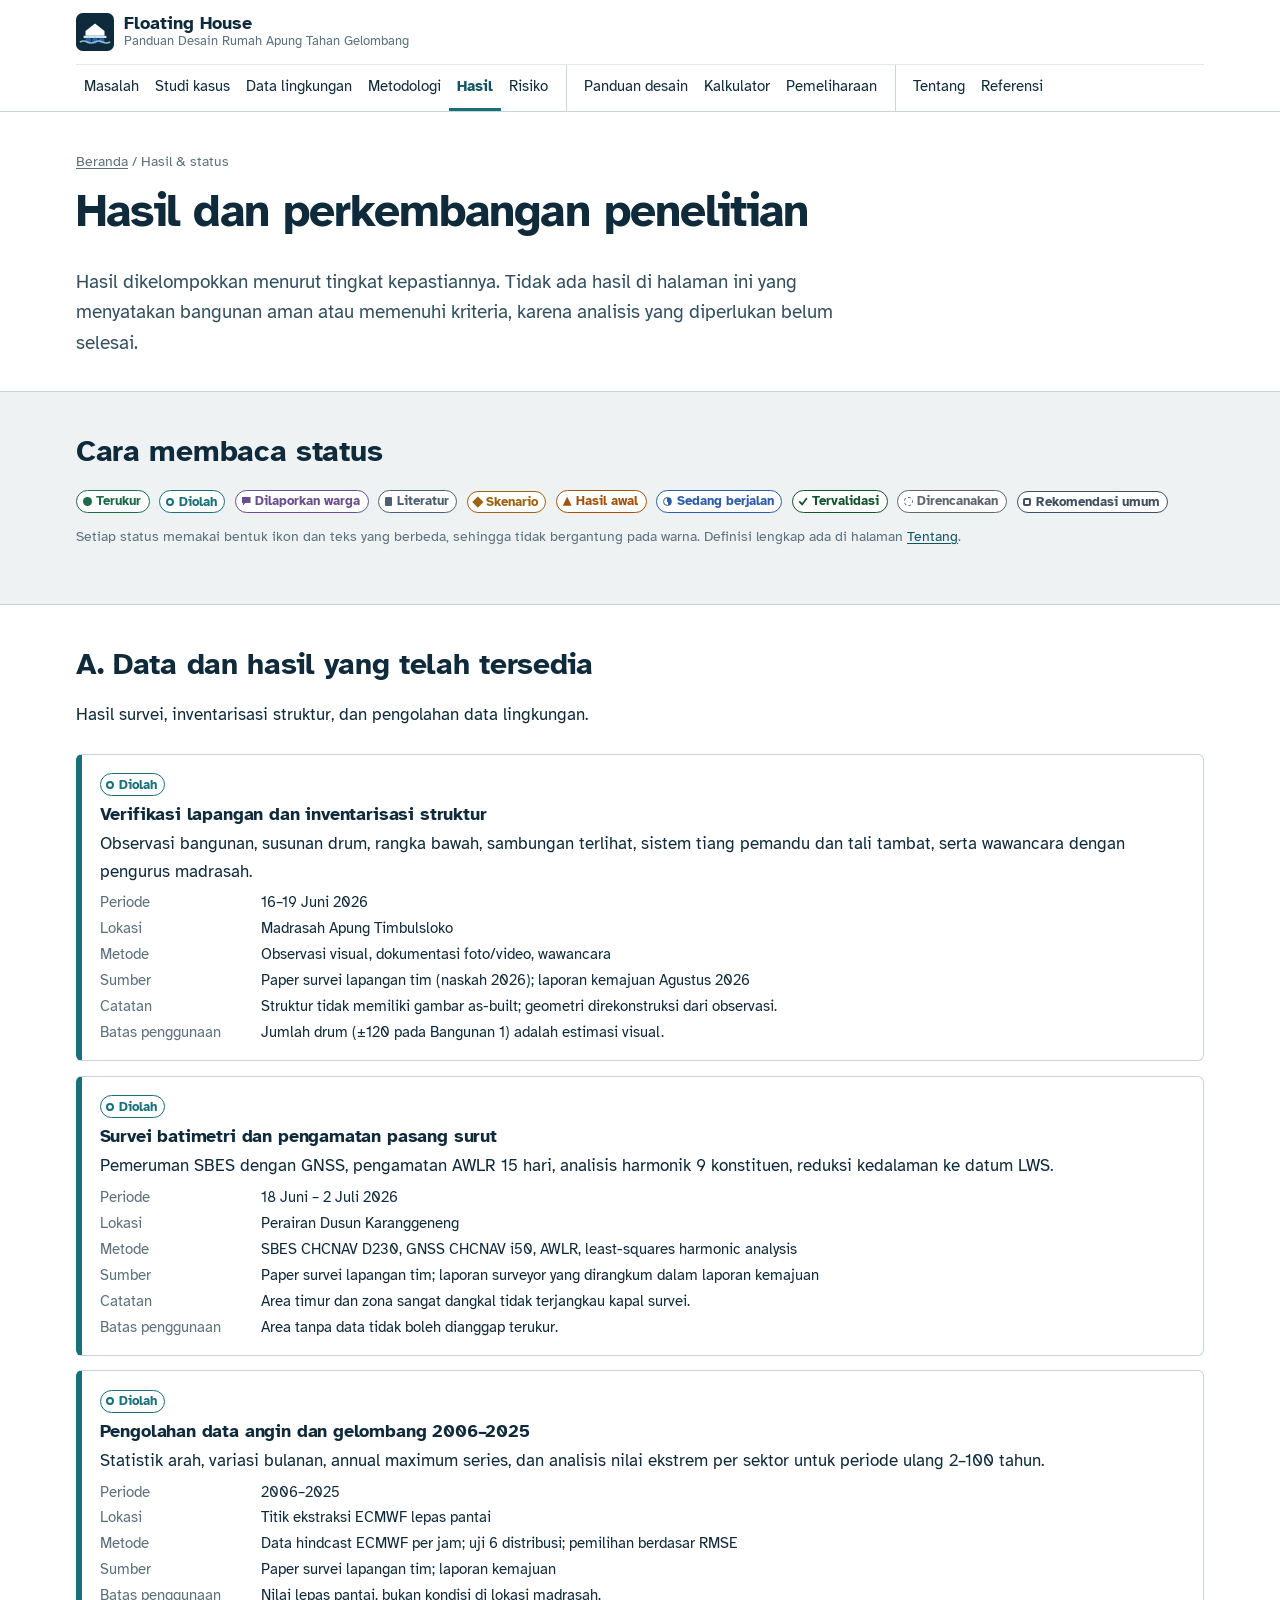
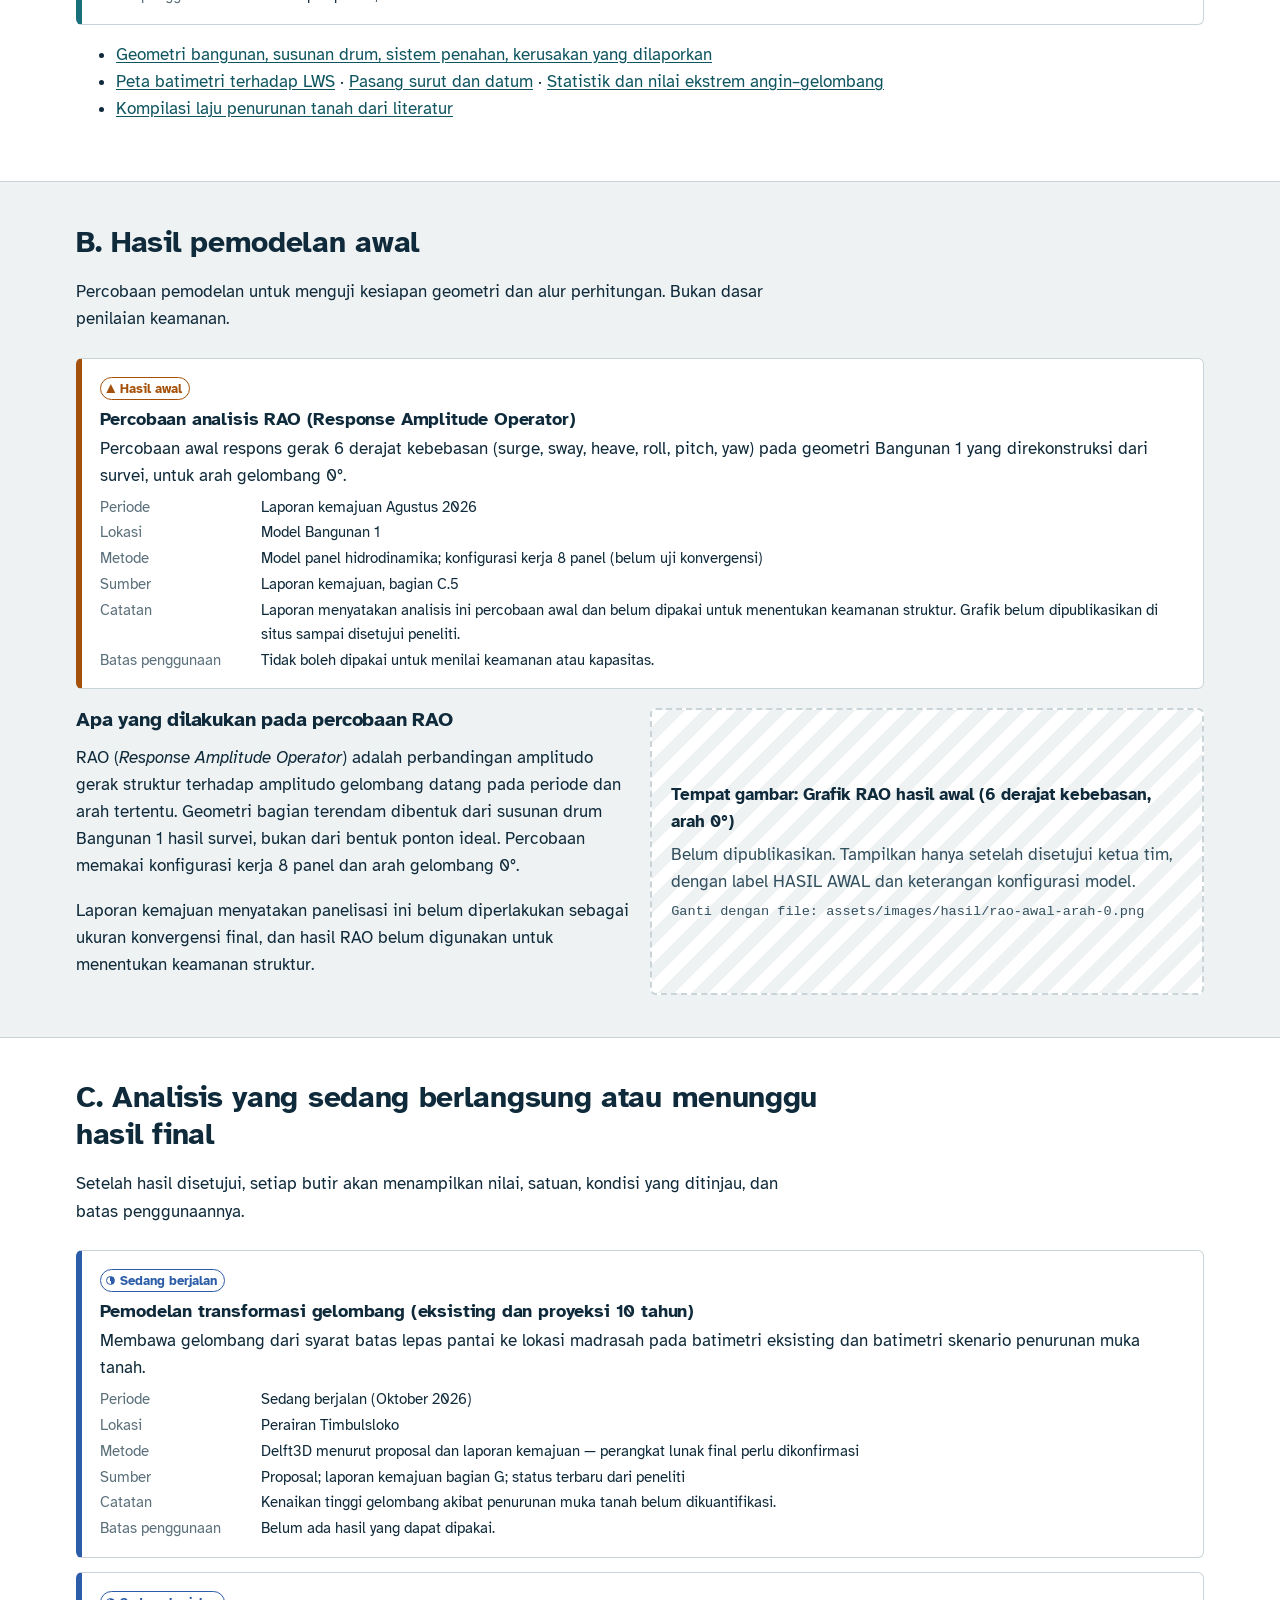
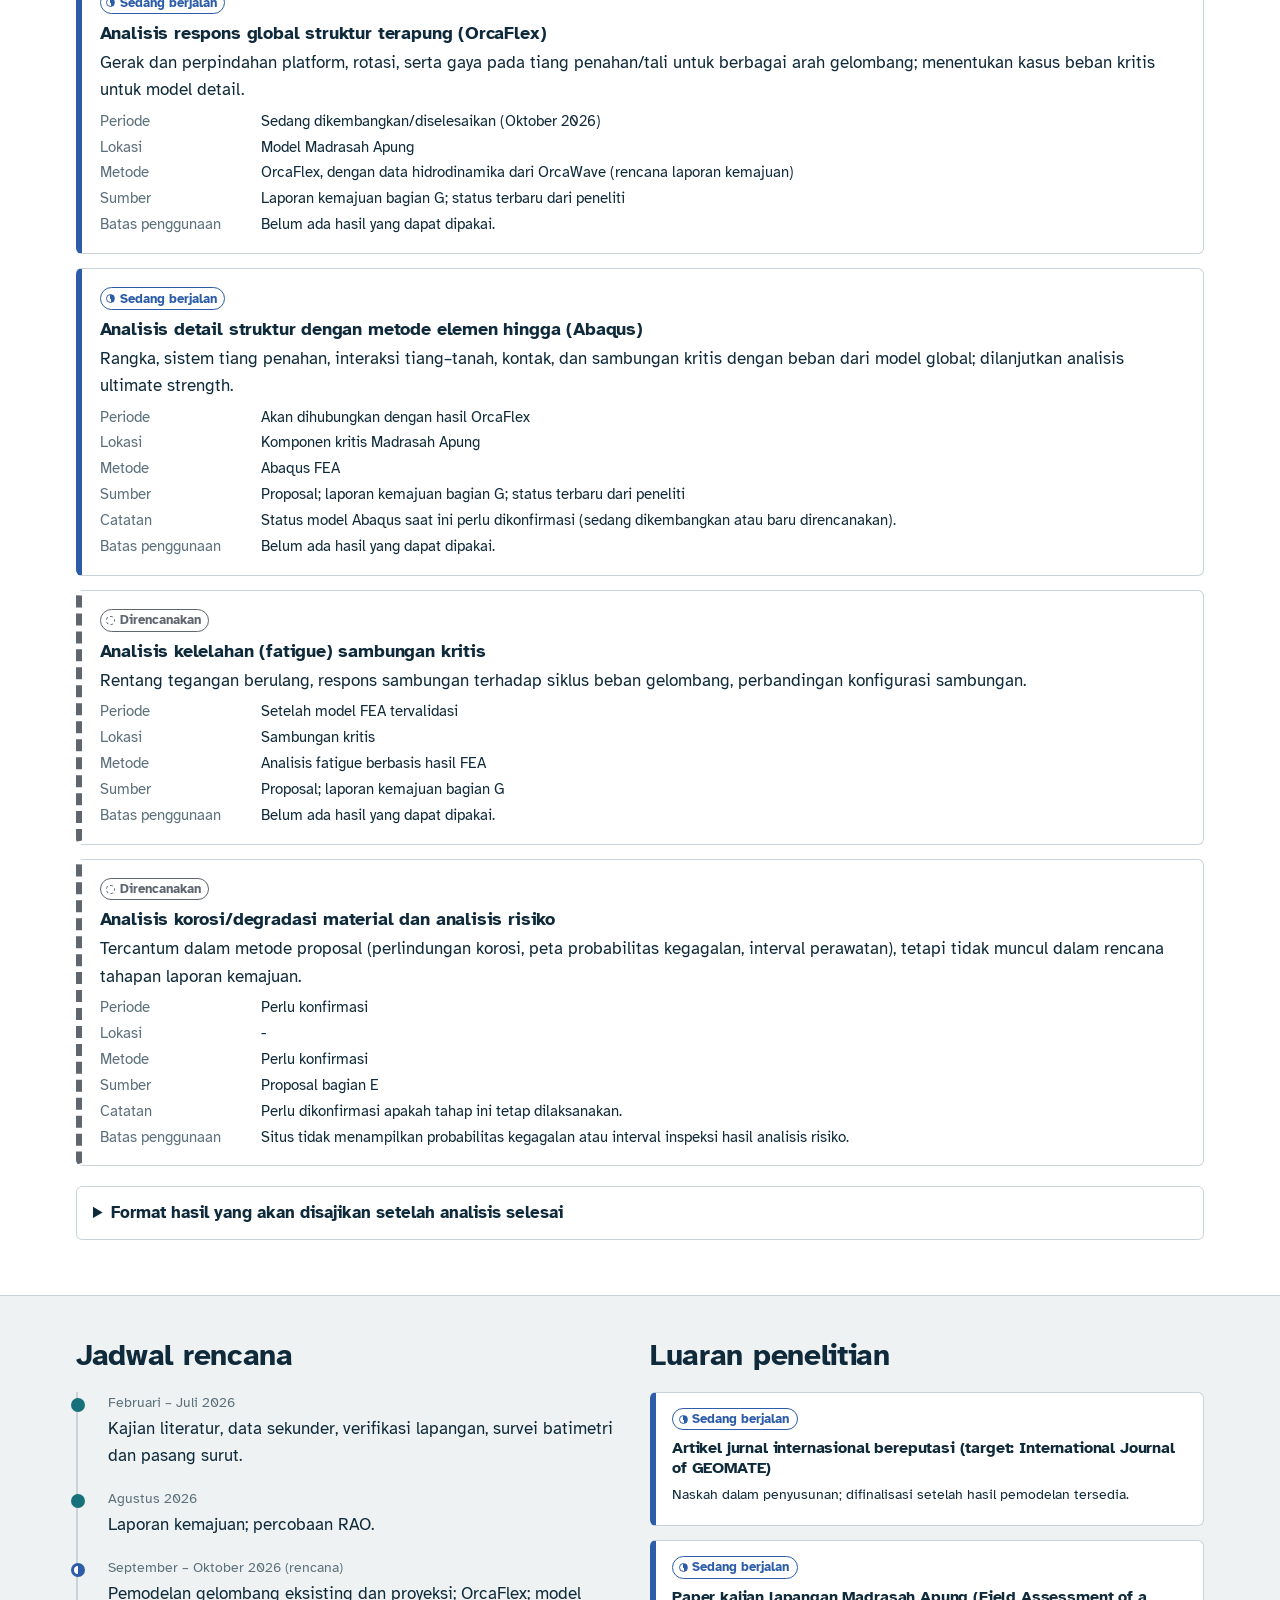
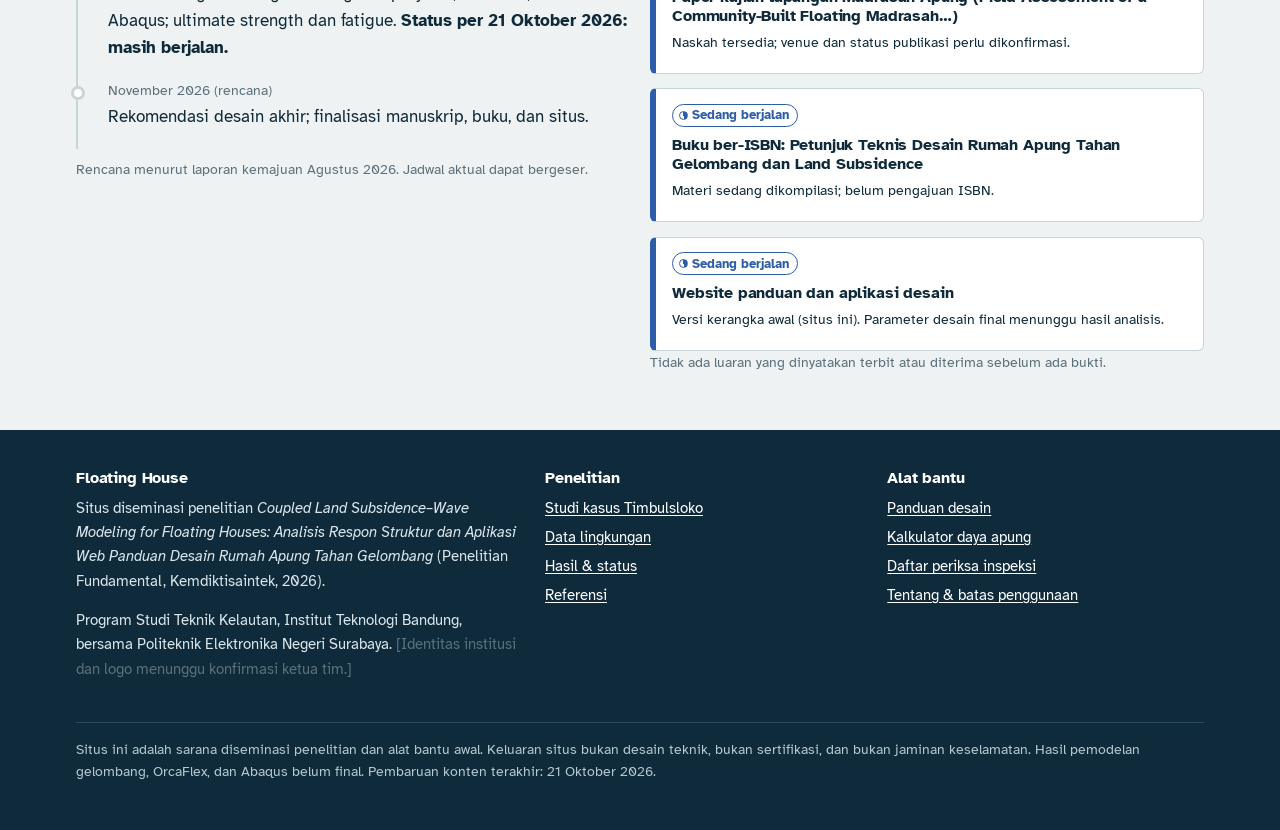
<file: hasil-penelitian.html>
<!doctype html>
<html lang="id">
<head>
<meta charset="utf-8">
<meta name="viewport" content="width=device-width, initial-scale=1">
<title>Hasil & status — Floating House</title>
<meta name="description" content="Hasil penelitian yang tersedia, hasil pemodelan awal, dan analisis yang sedang berjalan, dengan status yang jelas untuk setiap butir.">
<meta name="theme-color" content="#0f2a3a">
<link rel="icon" href="assets/icons/favicon.svg" type="image/svg+xml">
<link rel="preconnect" href="https://fonts.googleapis.com">
<link rel="preconnect" href="https://fonts.gstatic.com" crossorigin>
<link rel="stylesheet" href="https://fonts.googleapis.com/css2?family=Atkinson+Hyperlegible:ital,wght@0,400;0,700;1,400&display=swap">
<link rel="stylesheet" href="assets/css/style.css">
<script src="assets/js/main.js" defer></script>
</head>
<body>
<a class="skip" href="#isi">Lewati ke isi</a>
<header class="site-head">
 <div class="wrap">
  <div class="head-row">
   <a class="brand" href="index.html"><svg viewBox="0 0 40 40" aria-hidden="true" focusable="false"><rect width="40" height="40" rx="7" fill="#0f2a3a"/><path d="M10 19 L20 11 L30 19 V24 H10 Z" fill="#fff"/><rect x="8" y="24" width="24" height="2.4" fill="#cfe6ea"/><circle cx="13" cy="29" r="3" fill="#2d5da8"/><circle cx="20" cy="29" r="3" fill="#2d5da8"/><circle cx="27" cy="29" r="3" fill="#2d5da8"/><path d="M4 30.5 q4 -2 8 0 t8 0 t8 0 t8 0" stroke="#8cc3cc" stroke-width="1.6" fill="none"/></svg><div><b>Floating House</b><span>Panduan Desain Rumah Apung Tahan Gelombang</span></div></a>
   <button class="nav-toggle" type="button" aria-expanded="false" aria-controls="nav-utama">Menu</button>
  </div>
  <nav class="site-nav" id="nav-utama" aria-label="Navigasi utama"><div class="nav-inner"><div class="nav-group"><p class="nav-group-label">Penelitian</p><ul><li><a href="mengenal.html">Masalah</a></li><li><a href="studi-kasus.html">Studi kasus</a></li><li><a href="data-lingkungan.html">Data lingkungan</a></li><li><a href="metodologi.html">Metodologi</a></li><li><a href="hasil-penelitian.html" aria-current="page">Hasil</a></li><li><a href="risiko.html">Risiko</a></li></ul></div><div class="nav-group"><p class="nav-group-label">Panduan</p><ul><li><a href="panduan-desain.html">Panduan desain</a></li><li><a href="kalkulator.html">Kalkulator</a></li><li><a href="pemeliharaan.html">Pemeliharaan</a></li></ul></div><div class="nav-group"><p class="nav-group-label">Info</p><ul><li><a href="tentang.html">Tentang</a></li><li><a href="referensi.html">Referensi</a></li></ul></div></div></nav>
 </div>
</header>
<main id="isi">
<section class="page-head"><div class="wrap"><p class="crumb"><a href="index.html">Beranda</a> / Hasil & status</p><h1>Hasil dan perkembangan penelitian</h1><p class="lead">Hasil dikelompokkan menurut tingkat kepastiannya. Tidak ada hasil di halaman ini yang menyatakan bangunan aman atau memenuhi kriteria, karena analisis yang diperlukan belum selesai.</p></div></section>
<section class="section">
 <div class="wrap">
  <h2>Cara membaca status</h2>
  <ul class="legend" aria-label="Keterangan status"><li><span class="badge measured" title="Status: Terukur">Terukur</span></li><li><span class="badge processed" title="Status: Diolah">Diolah</span></li><li><span class="badge reported" title="Status: Dilaporkan warga">Dilaporkan warga</span></li><li><span class="badge literature" title="Status: Literatur">Literatur</span></li><li><span class="badge scenario" title="Status: Skenario">Skenario</span></li><li><span class="badge preliminary" title="Status: Hasil awal">Hasil awal</span></li><li><span class="badge in_progress" title="Status: Sedang berjalan">Sedang berjalan</span></li><li><span class="badge validated" title="Status: Tervalidasi">Tervalidasi</span></li><li><span class="badge planned" title="Status: Direncanakan">Direncanakan</span></li><li><span class="badge general" title="Status: Rekomendasi umum">Rekomendasi umum</span></li></ul>
  <p class="small muted" style="margin-top:.6rem">Setiap status memakai bentuk ikon dan teks yang berbeda, sehingga tidak bergantung pada warna. Definisi lengkap ada di halaman <a href="tentang.html#status">Tentang</a>.</p>
 </div>
</section>

<section class="section alt">
 <div class="wrap">
  <div class="section-intro"><h2>A. Data dan hasil yang telah tersedia</h2><p>Hasil survei, inventarisasi struktur, dan pengolahan data lingkungan.</p></div>
  <div data-render="tahapan" data-kelompok="A"><p class="chart-empty">Memuat daftar dari <code>hasil-model.json</code>…</p></div>
  <ul style="margin-top:1rem">
   <li><a href="studi-kasus.html">Geometri bangunan, susunan drum, sistem penahan, kerusakan yang dilaporkan</a></li>
   <li><a href="data-lingkungan.html#batimetri">Peta batimetri terhadap LWS</a> · <a href="data-lingkungan.html#pasut">Pasang surut dan datum</a> · <a href="data-lingkungan.html#gelombang">Statistik dan nilai ekstrem angin–gelombang</a></li>
   <li><a href="risiko.html#tabel-subsidence">Kompilasi laju penurunan tanah dari literatur</a></li>
  </ul>
 </div>
</section>

<section class="section">
 <div class="wrap">
  <div class="section-intro"><h2>B. Hasil pemodelan awal</h2><p>Percobaan pemodelan untuk menguji kesiapan geometri dan alur perhitungan. Bukan dasar penilaian keamanan.</p></div>
  <div data-render="tahapan" data-kelompok="B"><p class="chart-empty">Memuat…</p></div>
  <div class="grid g2" style="margin-top:1.2rem">
   <div class="prose">
    <h3>Apa yang dilakukan pada percobaan RAO</h3>
    <p>RAO (<i>Response Amplitude Operator</i>) adalah perbandingan amplitudo gerak struktur terhadap amplitudo gelombang datang pada periode dan arah tertentu. Geometri bagian terendam dibentuk dari susunan drum Bangunan 1 hasil survei, bukan dari bentuk ponton ideal. Percobaan memakai konfigurasi kerja 8 panel dan arah gelombang 0°.</p>
    <p>Laporan kemajuan menyatakan panelisasi ini belum diperlakukan sebagai ukuran konvergensi final, dan hasil RAO belum digunakan untuk menentukan keamanan struktur.</p>
   </div>
   <div class="placeholder" role="img" aria-label="Tempat gambar: Grafik RAO hasil awal (6 derajat kebebasan, arah 0°)"><strong>Tempat gambar: Grafik RAO hasil awal (6 derajat kebebasan, arah 0°)</strong><span>Belum dipublikasikan. Tampilkan hanya setelah disetujui ketua tim, dengan label HASIL AWAL dan keterangan konfigurasi model.</span><code>Ganti dengan file: assets/images/hasil/rao-awal-arah-0.png</code></div>
  </div>
 </div>
</section>

<section class="section alt">
 <div class="wrap">
  <div class="section-intro"><h2>C. Analisis yang sedang berlangsung atau menunggu hasil final</h2><p>Setelah hasil disetujui, setiap butir akan menampilkan nilai, satuan, kondisi yang ditinjau, dan batas penggunaannya.</p></div>
  <div data-render="tahapan" data-kelompok="C"><p class="chart-empty">Memuat…</p></div>
  <details class="disclose" style="margin-top:1.2rem"><summary>Format hasil yang akan disajikan setelah analisis selesai</summary>
   <ul>
    <li><strong>Transformasi gelombang:</strong> Hs dan Tp di lokasi madrasah untuk kondisi eksisting dan proyeksi 10 tahun, per arah dan periode ulang; perubahan relatif terhadap eksisting.</li>
    <li><strong>Respons global:</strong> perpindahan dan rotasi maksimum platform; gaya maksimum pada tiang pemandu dan tali tambat; kasus beban kritis.</li>
    <li><strong>Analisis FEA:</strong> lokasi tegangan tertinggi pada rangka dan sambungan; kapasitas maksimum dan mekanisme kegagalan; perbandingan konfigurasi perkuatan.</li>
    <li><strong>Fatigue:</strong> sambungan dengan rentang tegangan berulang terbesar; perbandingan konfigurasi sambungan.</li>
   </ul>
  </details>
 </div>
</section>

<section class="section">
 <div class="wrap grid g2">
  <div>
   <h2>Jadwal rencana</h2>
   <ol class="timeline">
    <li class="done"><span class="when">Februari – Juli 2026</span>Kajian literatur, data sekunder, verifikasi lapangan, survei batimetri dan pasang surut.</li>
    <li class="done"><span class="when">Agustus 2026</span>Laporan kemajuan; percobaan RAO.</li>
    <li class="now"><span class="when">September – Oktober 2026 (rencana)</span>Pemodelan gelombang eksisting dan proyeksi; OrcaFlex; model Abaqus; ultimate strength dan fatigue. <strong>Status per 21 Oktober 2026: masih berjalan.</strong></li>
    <li><span class="when">November 2026 (rencana)</span>Rekomendasi desain akhir; finalisasi manuskrip, buku, dan situs.</li>
   </ol>
   <p class="source">Rencana menurut laporan kemajuan Agustus 2026. Jadwal aktual dapat bergeser.</p>
  </div>
  <div>
   <h2>Luaran penelitian</h2>
   <div data-render="luaran"><p class="chart-empty">Memuat…</p></div>
   <p class="small muted">Tidak ada luaran yang dinyatakan terbit atau diterima sebelum ada bukti.</p>
  </div>
 </div>
</section>

</main>
<footer class="site-foot">
 <div class="wrap">
  <div class="foot-grid">
   <div>
    <h2>Floating House</h2>
    <p>Situs diseminasi penelitian <i>Coupled Land Subsidence–Wave Modeling for Floating Houses: Analisis Respon Struktur dan Aplikasi Web Panduan Desain Rumah Apung Tahan Gelombang</i> (Penelitian Fundamental, Kemdiktisaintek, 2026).</p>
    <p>Program Studi Teknik Kelautan, Institut Teknologi Bandung, bersama Politeknik Elektronika Negeri Surabaya. <span class="muted">[Identitas institusi dan logo menunggu konfirmasi ketua tim.]</span></p>
   </div>
   <div>
    <h2>Penelitian</h2>
    <ul><li><a href="studi-kasus.html">Studi kasus Timbulsloko</a></li><li><a href="data-lingkungan.html">Data lingkungan</a></li><li><a href="hasil-penelitian.html">Hasil &amp; status</a></li><li><a href="referensi.html">Referensi</a></li></ul>
   </div>
   <div>
    <h2>Alat bantu</h2>
    <ul><li><a href="panduan-desain.html">Panduan desain</a></li><li><a href="kalkulator.html">Kalkulator daya apung</a></li><li><a href="pemeliharaan.html">Daftar periksa inspeksi</a></li><li><a href="tentang.html">Tentang &amp; batas penggunaan</a></li></ul>
   </div>
  </div>
  <p class="foot-note">Situs ini adalah sarana diseminasi penelitian dan alat bantu awal. Keluaran situs bukan desain teknik, bukan sertifikasi, dan bukan jaminan keselamatan. Hasil pemodelan gelombang, OrcaFlex, dan Abaqus belum final. Pembaruan konten terakhir: 21 Oktober 2026.</p>
 </div>
</footer>
</body>
</html>
</file>
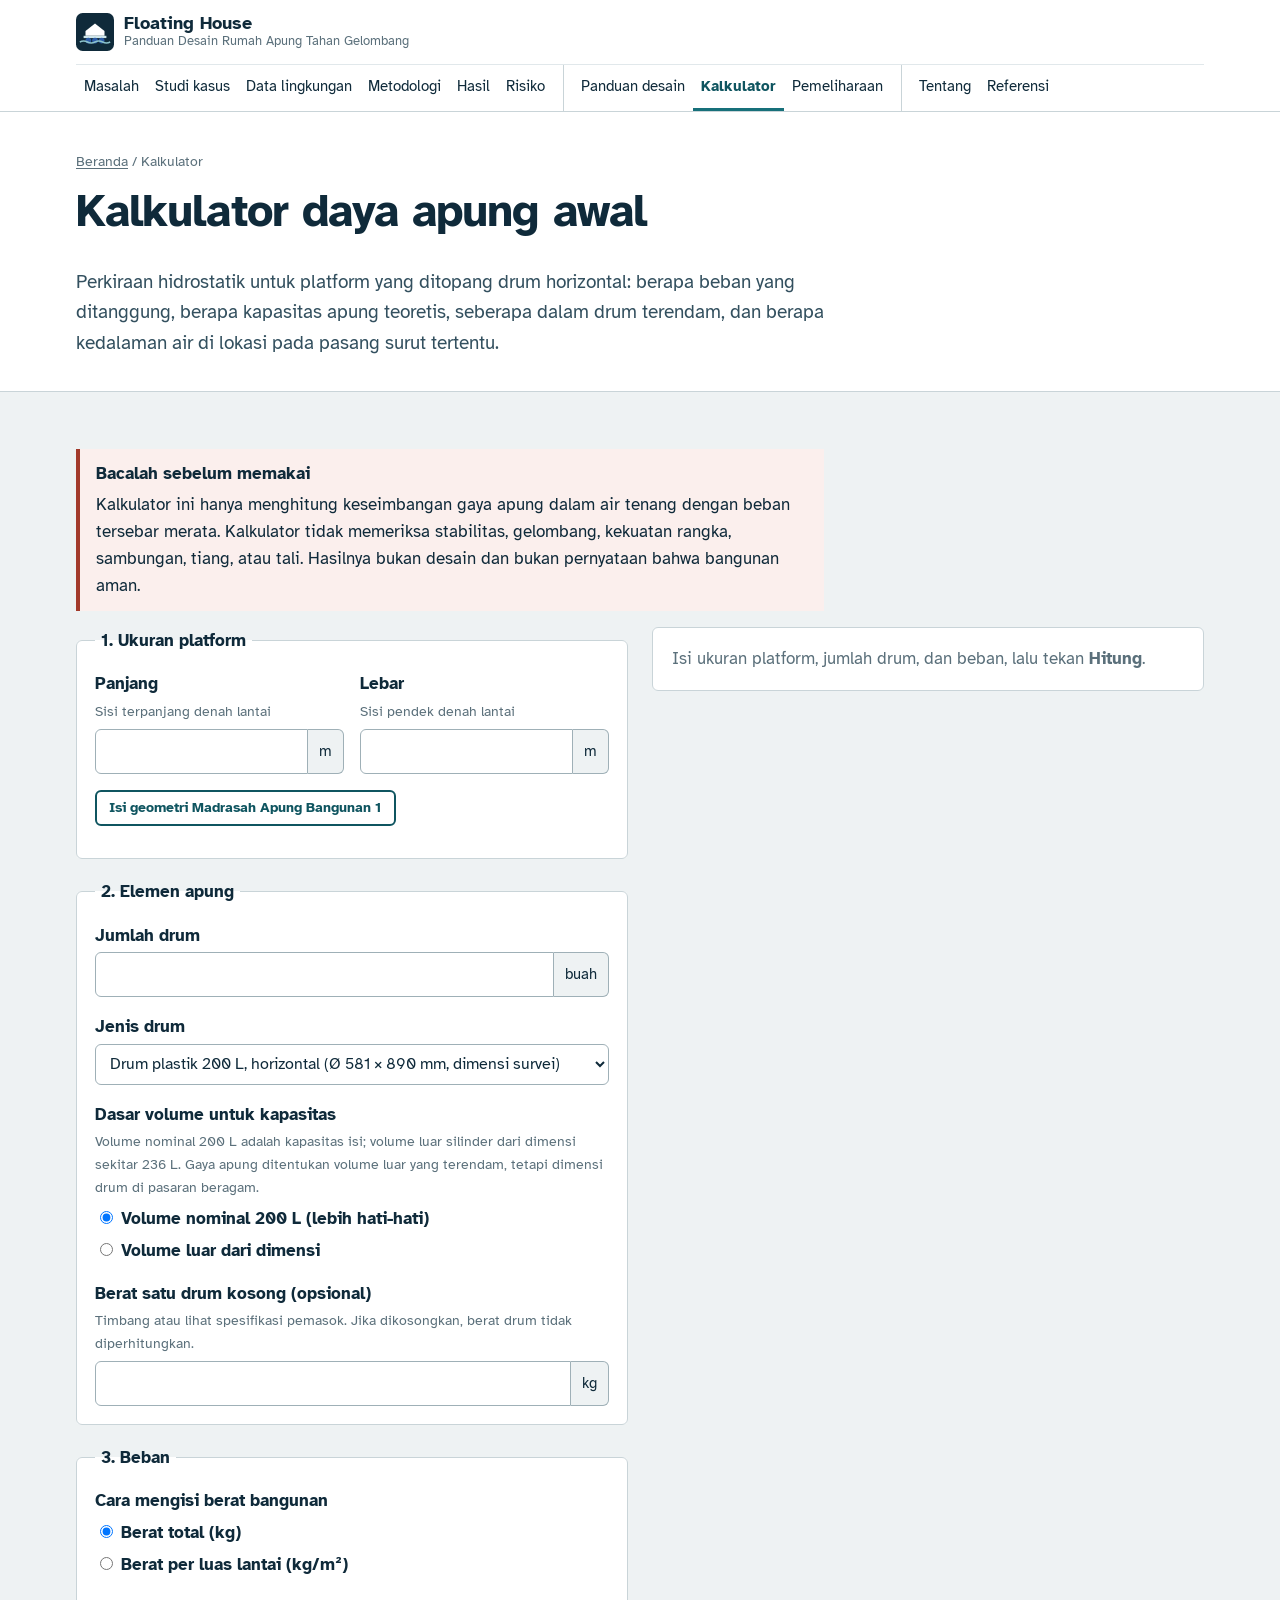
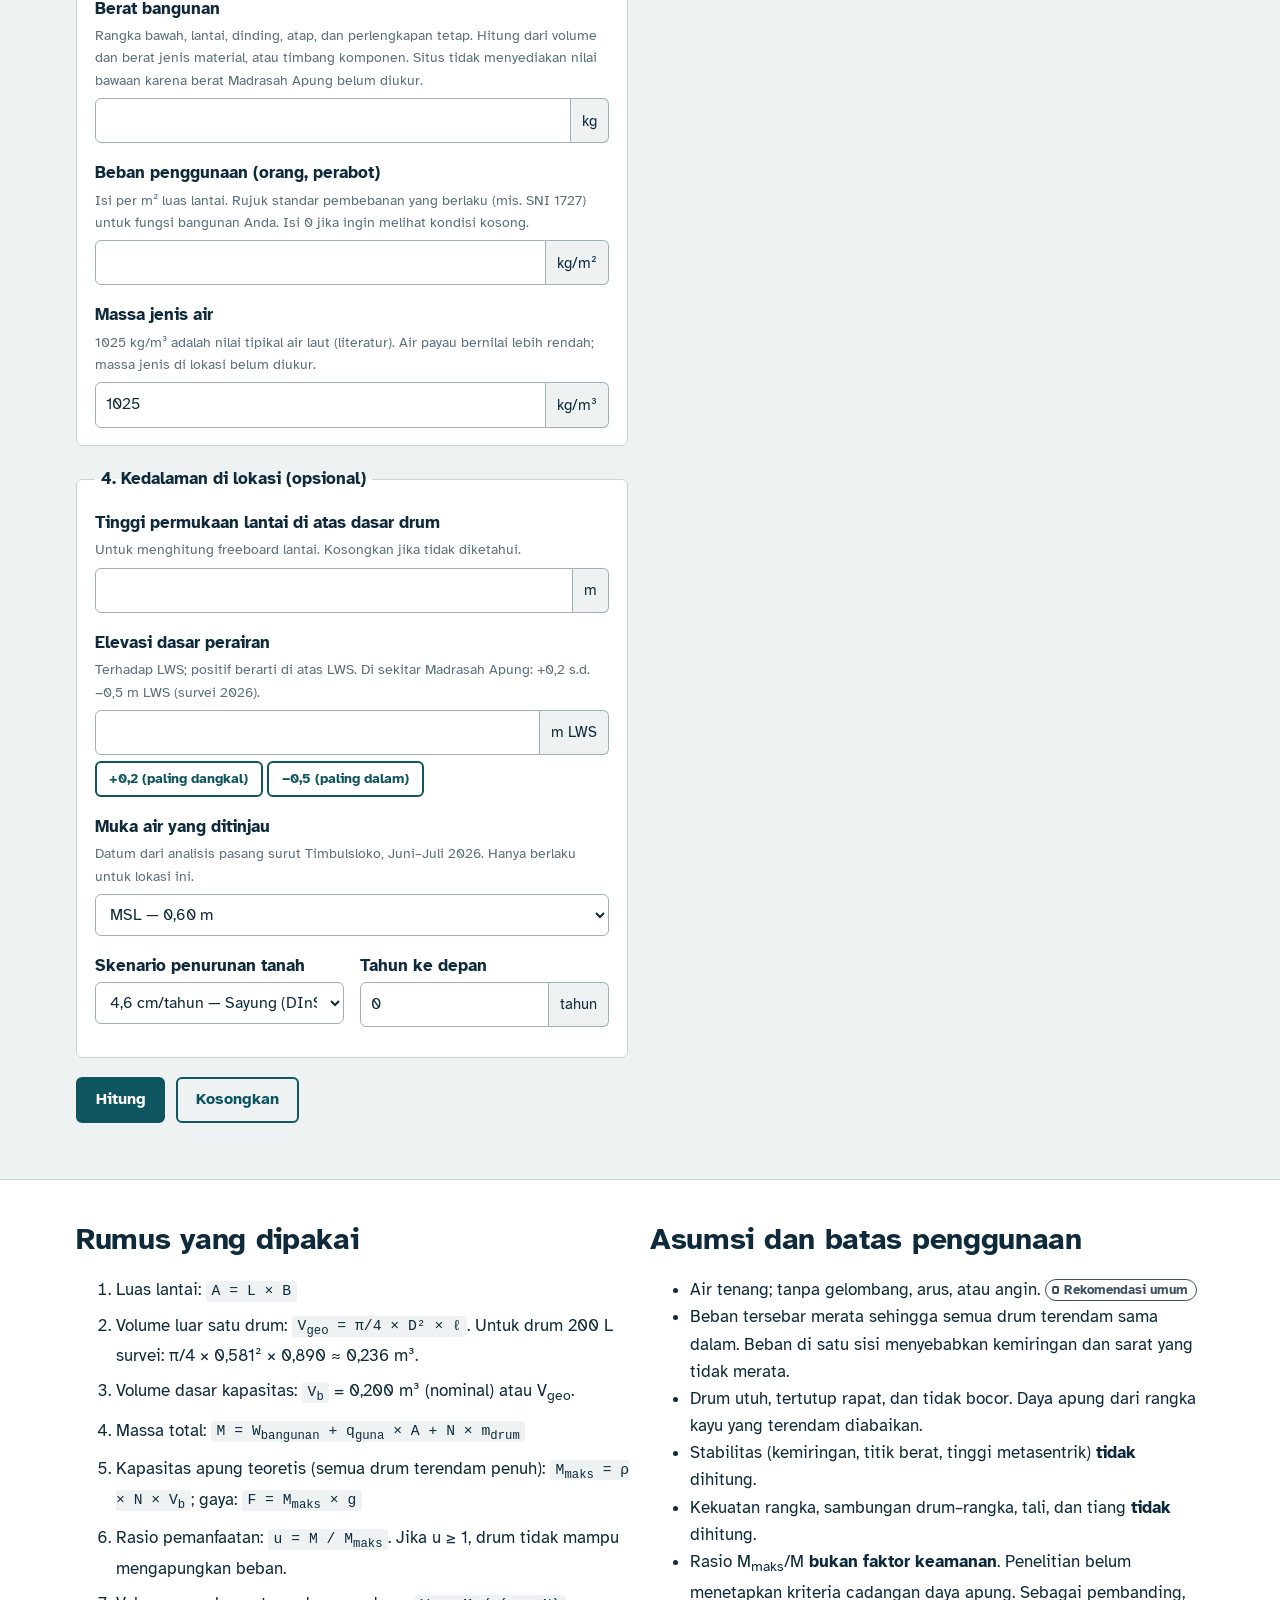
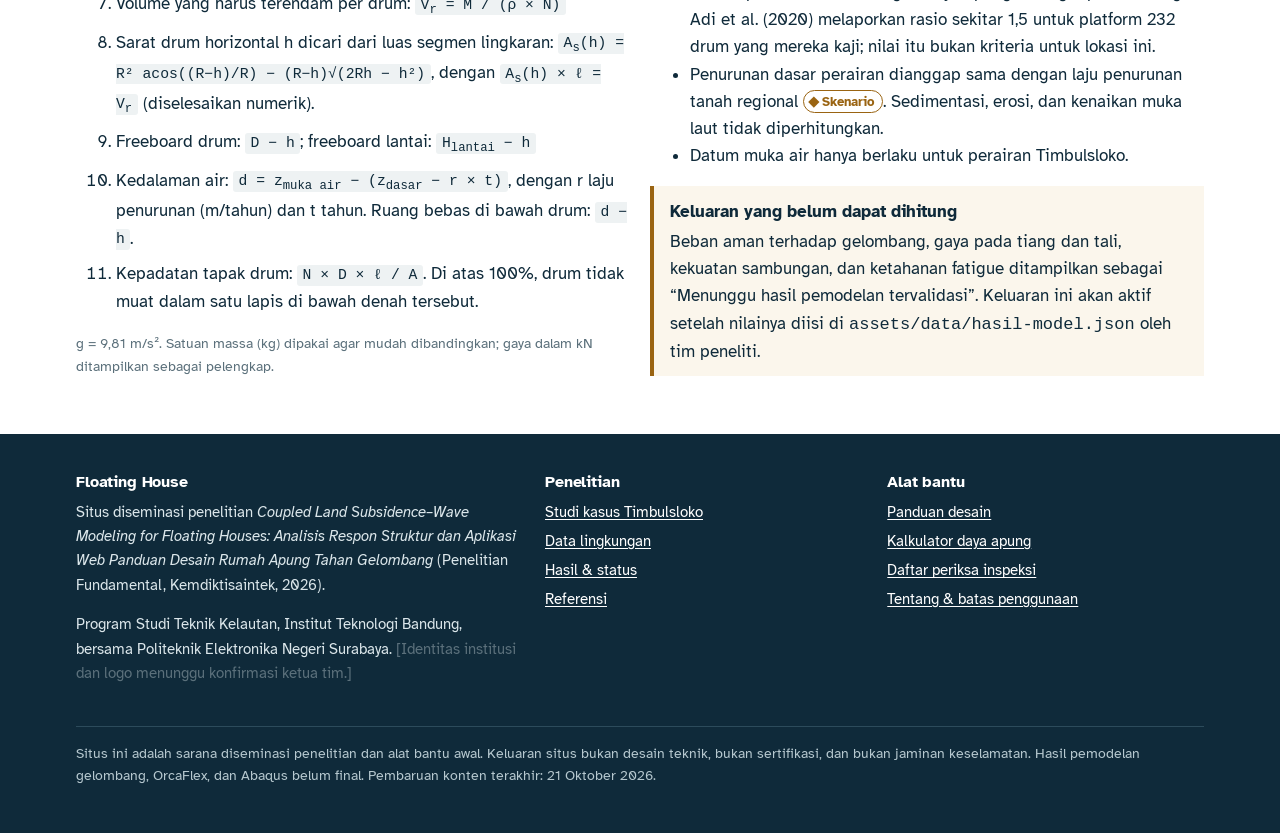
<file: kalkulator.html>
<!doctype html>
<html lang="id">
<head>
<meta charset="utf-8">
<meta name="viewport" content="width=device-width, initial-scale=1">
<title>Kalkulator daya apung — Floating House</title>
<meta name="description" content="Kalkulator hidrostatik untuk rumah apung berbasis drum: kapasitas apung teoretis, sarat drum, freeboard, dan kedalaman air pada pasang surut Timbulsloko, dengan rumus dan batasan yang terlihat.">
<meta name="theme-color" content="#0f2a3a">
<link rel="icon" href="assets/icons/favicon.svg" type="image/svg+xml">
<link rel="preconnect" href="https://fonts.googleapis.com">
<link rel="preconnect" href="https://fonts.gstatic.com" crossorigin>
<link rel="stylesheet" href="https://fonts.googleapis.com/css2?family=Atkinson+Hyperlegible:ital,wght@0,400;0,700;1,400&display=swap">
<link rel="stylesheet" href="assets/css/style.css">
<script src="assets/js/main.js" defer></script>
<script src="assets/js/kalkulator.js" defer></script>
</head>
<body>
<a class="skip" href="#isi">Lewati ke isi</a>
<header class="site-head">
 <div class="wrap">
  <div class="head-row">
   <a class="brand" href="index.html"><svg viewBox="0 0 40 40" aria-hidden="true" focusable="false"><rect width="40" height="40" rx="7" fill="#0f2a3a"/><path d="M10 19 L20 11 L30 19 V24 H10 Z" fill="#fff"/><rect x="8" y="24" width="24" height="2.4" fill="#cfe6ea"/><circle cx="13" cy="29" r="3" fill="#2d5da8"/><circle cx="20" cy="29" r="3" fill="#2d5da8"/><circle cx="27" cy="29" r="3" fill="#2d5da8"/><path d="M4 30.5 q4 -2 8 0 t8 0 t8 0 t8 0" stroke="#8cc3cc" stroke-width="1.6" fill="none"/></svg><div><b>Floating House</b><span>Panduan Desain Rumah Apung Tahan Gelombang</span></div></a>
   <button class="nav-toggle" type="button" aria-expanded="false" aria-controls="nav-utama">Menu</button>
  </div>
  <nav class="site-nav" id="nav-utama" aria-label="Navigasi utama"><div class="nav-inner"><div class="nav-group"><p class="nav-group-label">Penelitian</p><ul><li><a href="mengenal.html">Masalah</a></li><li><a href="studi-kasus.html">Studi kasus</a></li><li><a href="data-lingkungan.html">Data lingkungan</a></li><li><a href="metodologi.html">Metodologi</a></li><li><a href="hasil-penelitian.html">Hasil</a></li><li><a href="risiko.html">Risiko</a></li></ul></div><div class="nav-group"><p class="nav-group-label">Panduan</p><ul><li><a href="panduan-desain.html">Panduan desain</a></li><li><a href="kalkulator.html" aria-current="page">Kalkulator</a></li><li><a href="pemeliharaan.html">Pemeliharaan</a></li></ul></div><div class="nav-group"><p class="nav-group-label">Info</p><ul><li><a href="tentang.html">Tentang</a></li><li><a href="referensi.html">Referensi</a></li></ul></div></div></nav>
 </div>
</header>
<main id="isi">
<section class="page-head"><div class="wrap"><p class="crumb"><a href="index.html">Beranda</a> / Kalkulator</p><h1>Kalkulator daya apung awal</h1><p class="lead">Perkiraan hidrostatik untuk platform yang ditopang drum horizontal: berapa beban yang ditanggung, berapa kapasitas apung teoretis, seberapa dalam drum terendam, dan berapa kedalaman air di lokasi pada pasang surut tertentu.</p></div></section>
<section class="section">
 <div class="wrap">
  <div class="note warn"><b>Bacalah sebelum memakai</b>Kalkulator ini hanya menghitung keseimbangan gaya apung dalam air tenang dengan beban tersebar merata. Kalkulator tidak memeriksa stabilitas, gelombang, kekuatan rangka, sambungan, tiang, atau tali. Hasilnya bukan desain dan bukan pernyataan bahwa bangunan aman.</div>
  <noscript><div class="note warn"><b>JavaScript diperlukan</b>Kalkulator memerlukan JavaScript. Rumus lengkap tetap tersedia di bagian bawah halaman.</div></noscript>
  <div class="calc-layout">
   <form id="calc" novalidate>
    <fieldset>
     <legend>1. Ukuran platform</legend>
     <div class="row2">
      <div class="field"><label for="L">Panjang</label><span class="hint">Sisi terpanjang denah lantai</span><div class="with-unit"><input id="L" name="L" type="text" autocomplete="off" inputmode="decimal" step="any" min="0" required><span>m</span></div></div>
      <div class="field"><label for="Bw">Lebar</label><span class="hint">Sisi pendek denah lantai</span><div class="with-unit"><input id="Bw" name="Bw" type="text" autocomplete="off" inputmode="decimal" step="any" min="0" required><span>m</span></div></div>
     </div>
     <p class="small"><button type="button" class="btn small ghost" id="isi-contoh">Isi geometri Madrasah Apung Bangunan 1</button></p>
     <p class="small muted" id="contoh-ket" hidden>Terisi: 10 × 7 m, ± 120 drum 200 L (geometri survei, jumlah drum estimasi visual). Berat bangunan dan beban penggunaan tidak diukur, jadi harus Anda isi sendiri.</p>
    </fieldset>

    <fieldset>
     <legend>2. Elemen apung</legend>
     <div class="field"><label for="N">Jumlah drum</label><div class="with-unit"><input id="N" name="N" type="text" autocomplete="off" inputmode="numeric" step="1" min="1" required><span>buah</span></div></div>
     <div class="field"><label for="jenis">Jenis drum</label>
      <select id="jenis" name="jenis"><option value="drum200">Drum plastik 200 L, horizontal (Ø 581 × 890 mm, dimensi survei)</option><option value="kustom">Silinder horizontal ukuran lain</option></select></div>
     <div class="row2" id="dim-kustom" hidden>
      <div class="field"><label for="Dd">Diameter luar</label><div class="with-unit"><input id="Dd" name="Dd" type="text" autocomplete="off" inputmode="decimal" step="any" min="0"><span>mm</span></div></div>
      <div class="field"><label for="Ld">Panjang luar</label><div class="with-unit"><input id="Ld" name="Ld" type="text" autocomplete="off" inputmode="decimal" step="any" min="0"><span>mm</span></div></div>
     </div>
     <div class="field" id="basis-wrap"><span class="label" id="basis-lbl">Dasar volume untuk kapasitas</span>
      <span class="hint">Volume nominal 200 L adalah kapasitas isi; volume luar silinder dari dimensi sekitar 236 L. Gaya apung ditentukan volume luar yang terendam, tetapi dimensi drum di pasaran beragam.</span>
      <div role="radiogroup" aria-labelledby="basis-lbl">
       <label class="choice"><input type="radio" name="basis" value="nominal" checked> <span>Volume nominal 200 L (lebih hati-hati)</span></label>
       <label class="choice"><input type="radio" name="basis" value="geometri"> <span>Volume luar dari dimensi</span></label>
      </div></div>
     <div class="field"><label for="md">Berat satu drum kosong (opsional)</label><span class="hint">Timbang atau lihat spesifikasi pemasok. Jika dikosongkan, berat drum tidak diperhitungkan.</span><div class="with-unit"><input id="md" name="md" type="text" autocomplete="off" inputmode="decimal" step="any" min="0"><span>kg</span></div></div>
    </fieldset>

    <fieldset>
     <legend>3. Beban</legend>
     <div class="field"><span class="label" id="mode-lbl">Cara mengisi berat bangunan</span>
      <div role="radiogroup" aria-labelledby="mode-lbl">
       <label class="choice"><input type="radio" name="wmode" value="total" checked> <span>Berat total (kg)</span></label>
       <label class="choice"><input type="radio" name="wmode" value="luas"> <span>Berat per luas lantai (kg/m²)</span></label>
      </div></div>
     <div class="field"><label for="Ws">Berat bangunan</label><span class="hint">Rangka bawah, lantai, dinding, atap, dan perlengkapan tetap. Hitung dari volume dan berat jenis material, atau timbang komponen. Situs tidak menyediakan nilai bawaan karena berat Madrasah Apung belum diukur.</span><div class="with-unit"><input id="Ws" name="Ws" type="text" autocomplete="off" inputmode="decimal" step="any" min="0" required><span id="Ws-unit">kg</span></div></div>
     <div class="field"><label for="Wl">Beban penggunaan (orang, perabot)</label><span class="hint">Isi per m² luas lantai. Rujuk standar pembebanan yang berlaku (mis. SNI 1727) untuk fungsi bangunan Anda. Isi 0 jika ingin melihat kondisi kosong.</span><div class="with-unit"><input id="Wl" name="Wl" type="text" autocomplete="off" inputmode="decimal" step="any" min="0" required><span>kg/m²</span></div></div>
     <div class="field"><label for="rho">Massa jenis air</label><span class="hint">1025 kg/m³ adalah nilai tipikal air laut (literatur). Air payau bernilai lebih rendah; massa jenis di lokasi belum diukur.</span><div class="with-unit"><input id="rho" name="rho" type="text" autocomplete="off" inputmode="decimal" step="any" value="1025" min="990" max="1035"><span>kg/m³</span></div></div>
    </fieldset>

    <fieldset>
     <legend>4. Kedalaman di lokasi (opsional)</legend>
     <div class="field"><label for="Hd">Tinggi permukaan lantai di atas dasar drum</label><span class="hint">Untuk menghitung freeboard lantai. Kosongkan jika tidak diketahui.</span><div class="with-unit"><input id="Hd" name="Hd" type="text" autocomplete="off" inputmode="decimal" step="any" min="0"><span>m</span></div></div>
     <div class="field"><label for="zb">Elevasi dasar perairan</label><span class="hint">Terhadap LWS; positif berarti di atas LWS. Di sekitar Madrasah Apung: +0,2 s.d. −0,5 m LWS (survei 2026).</span><div class="with-unit"><input id="zb" name="zb" type="text" autocomplete="off" inputmode="decimal" step="any"><span>m LWS</span></div>
      <p class="small" style="margin-top:.4rem"><button type="button" class="btn small ghost" data-zb="0.2">+0,2 (paling dangkal)</button> <button type="button" class="btn small ghost" data-zb="-0.5">−0,5 (paling dalam)</button></p></div>
     <div class="field"><label for="wl">Muka air yang ditinjau</label><span class="hint">Datum dari analisis pasang surut Timbulsloko, Juni–Juli 2026. Hanya berlaku untuk lokasi ini.</span>
      <select id="wl" name="wl"><option value="LWS">LWS — 0,00 m</option><option value="MLWS">MLWS — 0,39 m</option><option value="MSL" selected>MSL — 0,60 m</option><option value="MHWS">MHWS — 0,81 m</option><option value="HWS">HWS — 1,14 m</option></select></div>
     <div class="row2">
      <div class="field"><label for="rate">Skenario penurunan tanah</label><select id="rate" name="rate"></select></div>
      <div class="field"><label for="yr">Tahun ke depan</label><div class="with-unit"><input id="yr" name="yr" type="text" autocomplete="off" inputmode="numeric" step="1" min="0" max="10" value="0"><span>tahun</span></div></div>
     </div>
    </fieldset>

    <div class="btn-row no-print"><button class="btn" type="submit">Hitung</button><button class="btn ghost" type="reset" id="reset">Kosongkan</button></div>
    <p class="small muted" id="form-msg" role="status" aria-live="polite"></p>
   </form>

   <div class="calc-out" id="hasil" aria-live="polite">
    <div class="out-block"><p class="muted" style="margin:0">Isi ukuran platform, jumlah drum, dan beban, lalu tekan <strong>Hitung</strong>.</p></div>
   </div>
  </div>
 </div>
</section>

<section class="section alt" id="rumus">
 <div class="wrap grid g2">
  <div class="prose">
   <h2>Rumus yang dipakai</h2>
   <ol class="formula-list">
    <li>Luas lantai: <span class="formula">A = L × B</span></li>
    <li>Volume luar satu drum: <span class="formula">V<sub>geo</sub> = π/4 × D² × ℓ</span>. Untuk drum 200 L survei: π/4 × 0,581² × 0,890 ≈ 0,236 m³.</li>
    <li>Volume dasar kapasitas: <span class="formula">V<sub>b</sub></span> = 0,200 m³ (nominal) atau V<sub>geo</sub>.</li>
    <li>Massa total: <span class="formula">M = W<sub>bangunan</sub> + q<sub>guna</sub> × A + N × m<sub>drum</sub></span></li>
    <li>Kapasitas apung teoretis (semua drum terendam penuh): <span class="formula">M<sub>maks</sub> = ρ × N × V<sub>b</sub></span>; gaya: <span class="formula">F = M<sub>maks</sub> × g</span></li>
    <li>Rasio pemanfaatan: <span class="formula">u = M / M<sub>maks</sub></span>. Jika u ≥ 1, drum tidak mampu mengapungkan beban.</li>
    <li>Volume yang harus terendam per drum: <span class="formula">V<sub>r</sub> = M / (ρ × N)</span></li>
    <li>Sarat drum horizontal h dicari dari luas segmen lingkaran: <span class="formula">A<sub>s</sub>(h) = R² acos((R−h)/R) − (R−h)√(2Rh − h²)</span>, dengan <span class="formula">A<sub>s</sub>(h) × ℓ = V<sub>r</sub></span> (diselesaikan numerik).</li>
    <li>Freeboard drum: <span class="formula">D − h</span>; freeboard lantai: <span class="formula">H<sub>lantai</sub> − h</span></li>
    <li>Kedalaman air: <span class="formula">d = z<sub>muka air</sub> − (z<sub>dasar</sub> − r × t)</span>, dengan r laju penurunan (m/tahun) dan t tahun. Ruang bebas di bawah drum: <span class="formula">d − h</span>.</li>
    <li>Kepadatan tapak drum: <span class="formula">N × D × ℓ / A</span>. Di atas 100%, drum tidak muat dalam satu lapis di bawah denah tersebut.</li>
   </ol>
   <p class="small muted">g = 9,81 m/s². Satuan massa (kg) dipakai agar mudah dibandingkan; gaya dalam kN ditampilkan sebagai pelengkap.</p>
  </div>
  <div>
   <h2>Asumsi dan batas penggunaan</h2>
   <ul>
    <li>Air tenang; tanpa gelombang, arus, atau angin. <span class="badge general" title="Status: Rekomendasi umum">Rekomendasi umum</span></li>
    <li>Beban tersebar merata sehingga semua drum terendam sama dalam. Beban di satu sisi menyebabkan kemiringan dan sarat yang tidak merata.</li>
    <li>Drum utuh, tertutup rapat, dan tidak bocor. Daya apung dari rangka kayu yang terendam diabaikan.</li>
    <li>Stabilitas (kemiringan, titik berat, tinggi metasentrik) <strong>tidak</strong> dihitung.</li>
    <li>Kekuatan rangka, sambungan drum–rangka, tali, dan tiang <strong>tidak</strong> dihitung.</li>
    <li>Rasio M<sub>maks</sub>/M <strong>bukan faktor keamanan</strong>. Penelitian belum menetapkan kriteria cadangan daya apung. Sebagai pembanding, Adi et al. (2020) melaporkan rasio sekitar 1,5 untuk platform 232 drum yang mereka kaji; nilai itu bukan kriteria untuk lokasi ini.</li>
    <li>Penurunan dasar perairan dianggap sama dengan laju penurunan tanah regional <span class="badge scenario" title="Status: Skenario">Skenario</span>. Sedimentasi, erosi, dan kenaikan muka laut tidak diperhitungkan.</li>
    <li>Datum muka air hanya berlaku untuk perairan Timbulsloko.</li>
   </ul>
   <div class="note limit"><b>Keluaran yang belum dapat dihitung</b>Beban aman terhadap gelombang, gaya pada tiang dan tali, kekuatan sambungan, dan ketahanan fatigue ditampilkan sebagai “Menunggu hasil pemodelan tervalidasi”. Keluaran ini akan aktif setelah nilainya diisi di <code>assets/data/hasil-model.json</code> oleh tim peneliti.</div>
  </div>
 </div>
</section>
<section id="ringkasan-cetak" class="print-only"></section>

</main>
<footer class="site-foot">
 <div class="wrap">
  <div class="foot-grid">
   <div>
    <h2>Floating House</h2>
    <p>Situs diseminasi penelitian <i>Coupled Land Subsidence–Wave Modeling for Floating Houses: Analisis Respon Struktur dan Aplikasi Web Panduan Desain Rumah Apung Tahan Gelombang</i> (Penelitian Fundamental, Kemdiktisaintek, 2026).</p>
    <p>Program Studi Teknik Kelautan, Institut Teknologi Bandung, bersama Politeknik Elektronika Negeri Surabaya. <span class="muted">[Identitas institusi dan logo menunggu konfirmasi ketua tim.]</span></p>
   </div>
   <div>
    <h2>Penelitian</h2>
    <ul><li><a href="studi-kasus.html">Studi kasus Timbulsloko</a></li><li><a href="data-lingkungan.html">Data lingkungan</a></li><li><a href="hasil-penelitian.html">Hasil &amp; status</a></li><li><a href="referensi.html">Referensi</a></li></ul>
   </div>
   <div>
    <h2>Alat bantu</h2>
    <ul><li><a href="panduan-desain.html">Panduan desain</a></li><li><a href="kalkulator.html">Kalkulator daya apung</a></li><li><a href="pemeliharaan.html">Daftar periksa inspeksi</a></li><li><a href="tentang.html">Tentang &amp; batas penggunaan</a></li></ul>
   </div>
  </div>
  <p class="foot-note">Situs ini adalah sarana diseminasi penelitian dan alat bantu awal. Keluaran situs bukan desain teknik, bukan sertifikasi, dan bukan jaminan keselamatan. Hasil pemodelan gelombang, OrcaFlex, dan Abaqus belum final. Pembaruan konten terakhir: 21 Oktober 2026.</p>
 </div>
</footer>
</body>
</html>
</file>
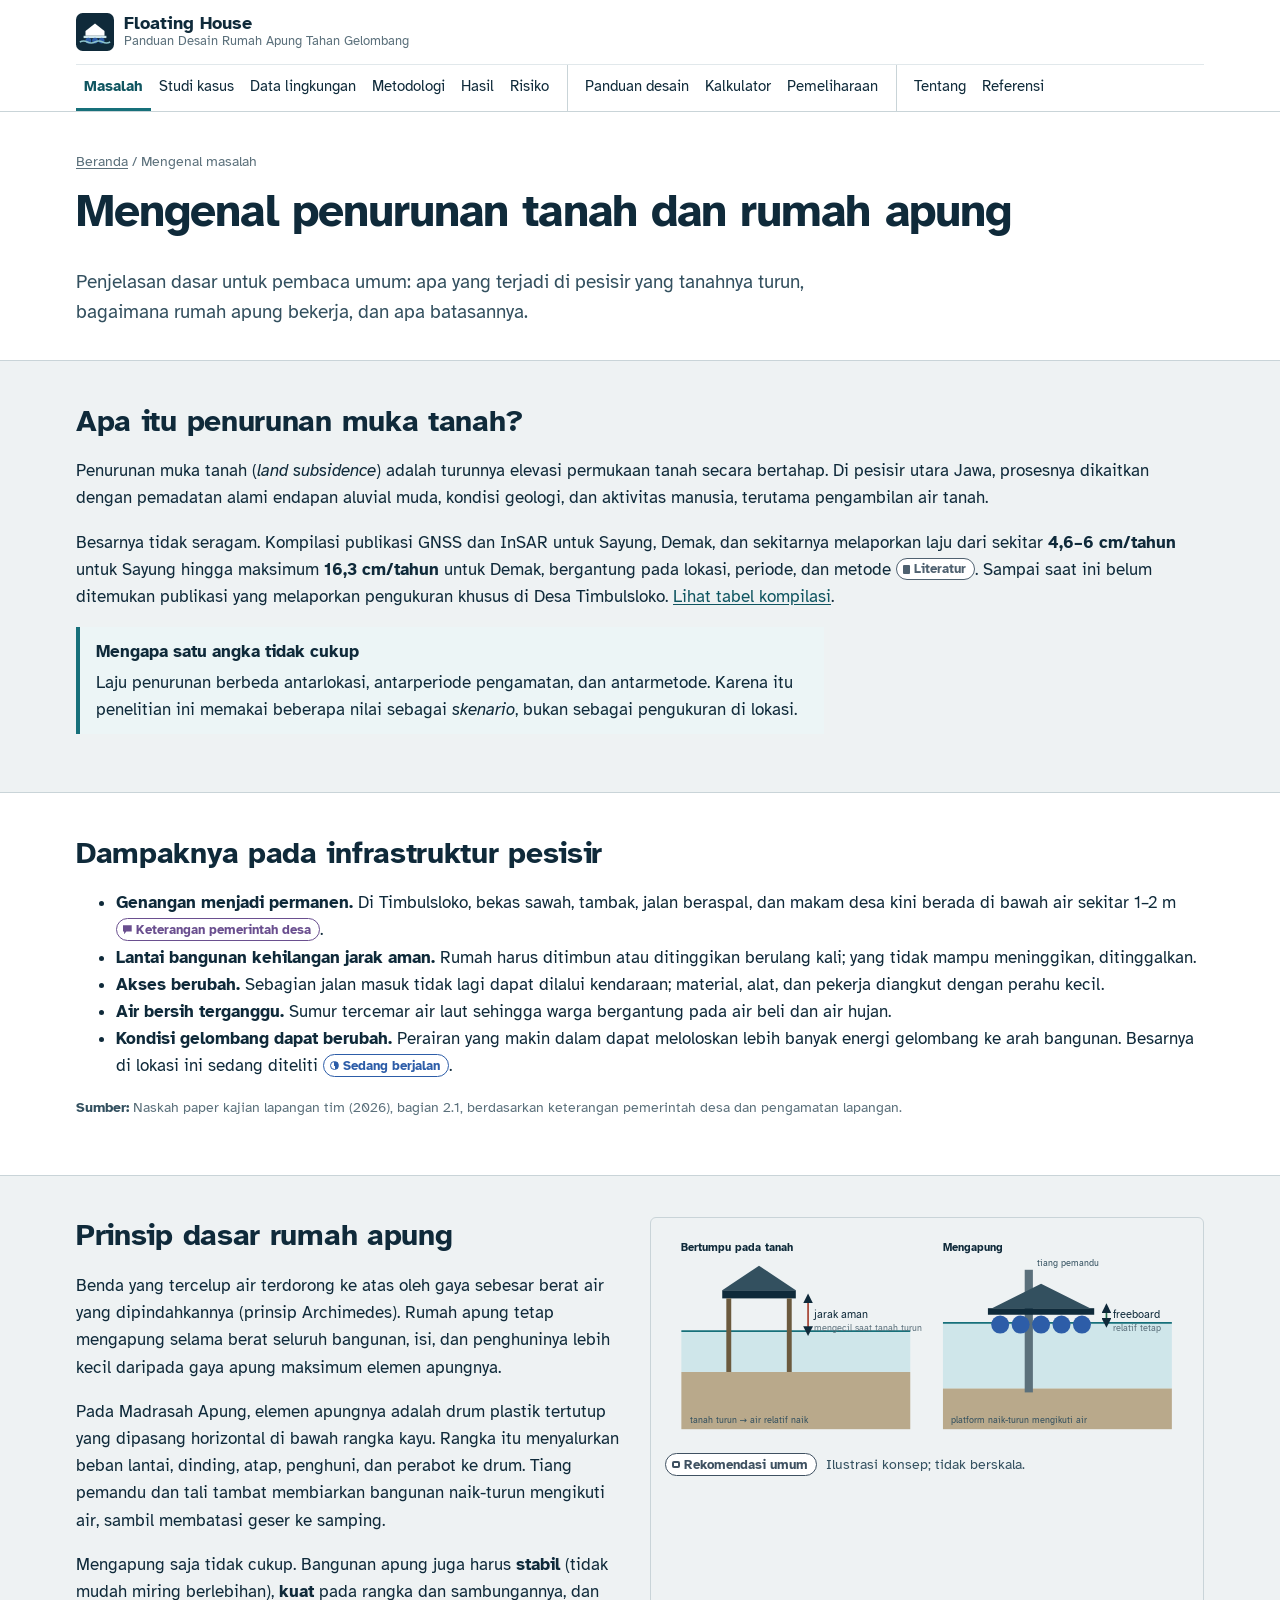
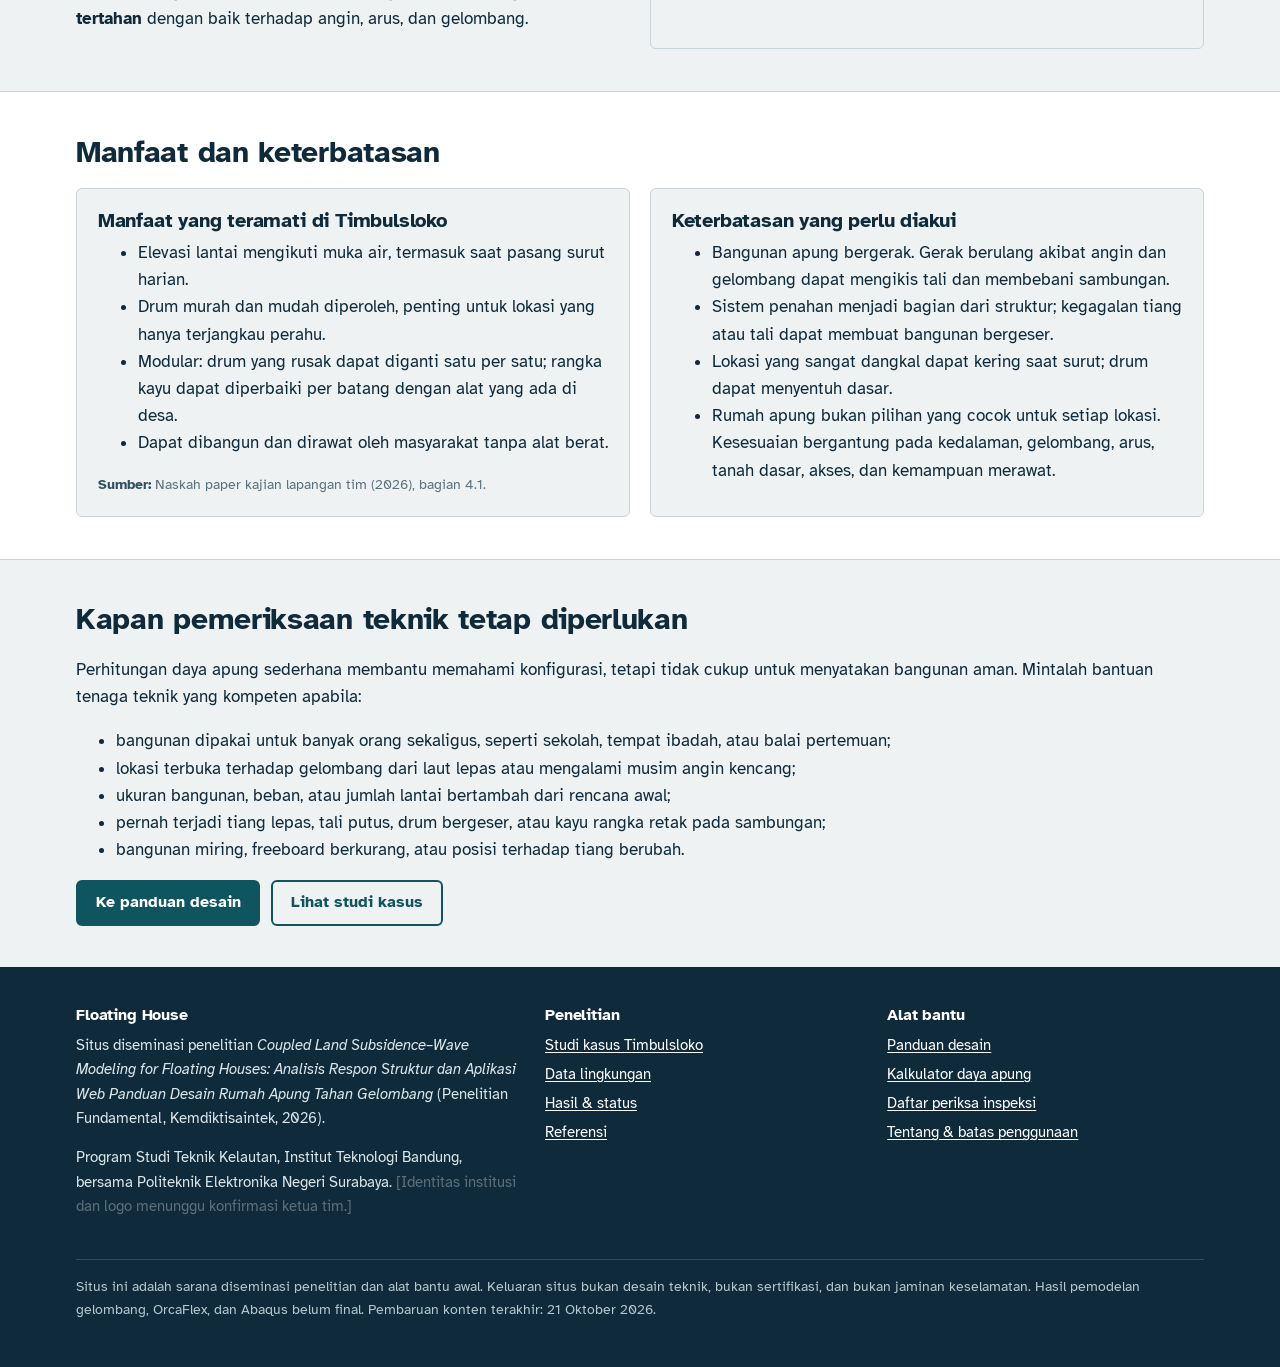
<file: mengenal.html>
<!doctype html>
<html lang="id">
<head>
<meta charset="utf-8">
<meta name="viewport" content="width=device-width, initial-scale=1">
<title>Mengenal masalah — Floating House</title>
<meta name="description" content="Penjelasan dasar tentang penurunan muka tanah di pesisir, prinsip rumah apung, serta manfaat dan keterbatasannya.">
<meta name="theme-color" content="#0f2a3a">
<link rel="icon" href="assets/icons/favicon.svg" type="image/svg+xml">
<link rel="preconnect" href="https://fonts.googleapis.com">
<link rel="preconnect" href="https://fonts.gstatic.com" crossorigin>
<link rel="stylesheet" href="https://fonts.googleapis.com/css2?family=Atkinson+Hyperlegible:ital,wght@0,400;0,700;1,400&display=swap">
<link rel="stylesheet" href="assets/css/style.css">
<script src="assets/js/main.js" defer></script>
</head>
<body>
<a class="skip" href="#isi">Lewati ke isi</a>
<header class="site-head">
 <div class="wrap">
  <div class="head-row">
   <a class="brand" href="index.html"><svg viewBox="0 0 40 40" aria-hidden="true" focusable="false"><rect width="40" height="40" rx="7" fill="#0f2a3a"/><path d="M10 19 L20 11 L30 19 V24 H10 Z" fill="#fff"/><rect x="8" y="24" width="24" height="2.4" fill="#cfe6ea"/><circle cx="13" cy="29" r="3" fill="#2d5da8"/><circle cx="20" cy="29" r="3" fill="#2d5da8"/><circle cx="27" cy="29" r="3" fill="#2d5da8"/><path d="M4 30.5 q4 -2 8 0 t8 0 t8 0 t8 0" stroke="#8cc3cc" stroke-width="1.6" fill="none"/></svg><div><b>Floating House</b><span>Panduan Desain Rumah Apung Tahan Gelombang</span></div></a>
   <button class="nav-toggle" type="button" aria-expanded="false" aria-controls="nav-utama">Menu</button>
  </div>
  <nav class="site-nav" id="nav-utama" aria-label="Navigasi utama"><div class="nav-inner"><div class="nav-group"><p class="nav-group-label">Penelitian</p><ul><li><a href="mengenal.html" aria-current="page">Masalah</a></li><li><a href="studi-kasus.html">Studi kasus</a></li><li><a href="data-lingkungan.html">Data lingkungan</a></li><li><a href="metodologi.html">Metodologi</a></li><li><a href="hasil-penelitian.html">Hasil</a></li><li><a href="risiko.html">Risiko</a></li></ul></div><div class="nav-group"><p class="nav-group-label">Panduan</p><ul><li><a href="panduan-desain.html">Panduan desain</a></li><li><a href="kalkulator.html">Kalkulator</a></li><li><a href="pemeliharaan.html">Pemeliharaan</a></li></ul></div><div class="nav-group"><p class="nav-group-label">Info</p><ul><li><a href="tentang.html">Tentang</a></li><li><a href="referensi.html">Referensi</a></li></ul></div></div></nav>
 </div>
</header>
<main id="isi">
<section class="page-head"><div class="wrap"><p class="crumb"><a href="index.html">Beranda</a> / Mengenal masalah</p><h1>Mengenal penurunan tanah dan rumah apung</h1><p class="lead">Penjelasan dasar untuk pembaca umum: apa yang terjadi di pesisir yang tanahnya turun, bagaimana rumah apung bekerja, dan apa batasannya.</p></div></section>
<section class="section">
 <div class="wrap prose">
  <h2>Apa itu penurunan muka tanah?</h2>
  <p>Penurunan muka tanah (<i>land subsidence</i>) adalah turunnya elevasi permukaan tanah secara bertahap. Di pesisir utara Jawa, prosesnya dikaitkan dengan pemadatan alami endapan aluvial muda, kondisi geologi, dan aktivitas manusia, terutama pengambilan air tanah.</p>
  <p>Besarnya tidak seragam. Kompilasi publikasi GNSS dan InSAR untuk Sayung, Demak, dan sekitarnya melaporkan laju dari sekitar <strong>4,6–6 cm/tahun</strong> untuk Sayung hingga maksimum <strong>16,3 cm/tahun</strong> untuk Demak, bergantung pada lokasi, periode, dan metode <span class="badge literature" title="Status: Literatur">Literatur</span>. Sampai saat ini belum ditemukan publikasi yang melaporkan pengukuran khusus di Desa Timbulsloko. <a href="risiko.html#tabel-subsidence">Lihat tabel kompilasi</a>.</p>
  <div class="note info"><b>Mengapa satu angka tidak cukup</b>Laju penurunan berbeda antarlokasi, antarperiode pengamatan, dan antarmetode. Karena itu penelitian ini memakai beberapa nilai sebagai <em>skenario</em>, bukan sebagai pengukuran di lokasi.</div>
 </div>
</section>

<section class="section alt">
 <div class="wrap prose">
  <h2>Dampaknya pada infrastruktur pesisir</h2>
  <ul>
   <li><strong>Genangan menjadi permanen.</strong> Di Timbulsloko, bekas sawah, tambak, jalan beraspal, dan makam desa kini berada di bawah air sekitar 1–2 m <span class="badge reported" title="Status: Dilaporkan warga">Keterangan pemerintah desa</span>.</li>
   <li><strong>Lantai bangunan kehilangan jarak aman.</strong> Rumah harus ditimbun atau ditinggikan berulang kali; yang tidak mampu meninggikan, ditinggalkan.</li>
   <li><strong>Akses berubah.</strong> Sebagian jalan masuk tidak lagi dapat dilalui kendaraan; material, alat, dan pekerja diangkut dengan perahu kecil.</li>
   <li><strong>Air bersih terganggu.</strong> Sumur tercemar air laut sehingga warga bergantung pada air beli dan air hujan.</li>
   <li><strong>Kondisi gelombang dapat berubah.</strong> Perairan yang makin dalam dapat meloloskan lebih banyak energi gelombang ke arah bangunan. Besarnya di lokasi ini sedang diteliti <span class="badge in_progress" title="Status: Sedang berjalan">Sedang berjalan</span>.</li>
  </ul>
  <p class="source"><strong>Sumber:</strong> Naskah paper kajian lapangan tim (2026), bagian 2.1, berdasarkan keterangan pemerintah desa dan pengamatan lapangan.</p>
 </div>
</section>

<section class="section">
 <div class="wrap grid g2">
  <div class="prose">
   <h2>Prinsip dasar rumah apung</h2>
   <p>Benda yang tercelup air terdorong ke atas oleh gaya sebesar berat air yang dipindahkannya (prinsip Archimedes). Rumah apung tetap mengapung selama berat seluruh bangunan, isi, dan penghuninya lebih kecil daripada gaya apung maksimum elemen apungnya.</p>
   <p>Pada Madrasah Apung, elemen apungnya adalah drum plastik tertutup yang dipasang horizontal di bawah rangka kayu. Rangka itu menyalurkan beban lantai, dinding, atap, penghuni, dan perabot ke drum. Tiang pemandu dan tali tambat membiarkan bangunan naik-turun mengikuti air, sambil membatasi geser ke samping.</p>
   <p>Mengapung saja tidak cukup. Bangunan apung juga harus <strong>stabil</strong> (tidak mudah miring berlebihan), <strong>kuat</strong> pada rangka dan sambungannya, dan <strong>tertahan</strong> dengan baik terhadap angin, arus, dan gelombang.</p>
  </div>
  <figure class="section-figure"><svg viewBox="0 0 640 260" role="img" aria-labelledby="cmp-t cmp-d">
<title id="cmp-t">Perbandingan bangunan bertumpu tanah dan bangunan apung</title>
<desc id="cmp-d">Kiri: ketika tanah turun, jarak lantai ke air pada bangunan bertumpu tanah mengecil. Kanan: bangunan apung naik turun mengikuti air sehingga jarak lantai ke air relatif tetap.</desc>
<g font-family="inherit" font-size="13" fill="#0f2a3a">
 <text x="20" y="22" font-weight="700">Bertumpu pada tanah</text>
 <text x="340" y="22" font-weight="700">Mengapung</text>
 <!-- left -->
 <rect x="20" y="170" width="280" height="70" fill="#b9a98b"/>
 <rect x="20" y="120" width="280" height="50" fill="#cfe6ea"/>
 <line x1="20" y1="120" x2="300" y2="120" stroke="#17707a" stroke-width="2"/>
 <rect x="70" y="70" width="90" height="10" fill="#0f2a3a"/><rect x="75" y="80" width="6" height="90" fill="#6b5a3e"/><rect x="149" y="80" width="6" height="90" fill="#6b5a3e"/>
 <path d="M70 70 L115 40 L160 70Z" fill="#33505f"/>
 <line x1="175" y1="80" x2="175" y2="120" stroke="#a23a2a" stroke-width="2" marker-end="url(#ar)" marker-start="url(#ar)"/>
 <text x="182" y="104">jarak aman</text>
 <text x="182" y="120" font-size="11" fill="#5b707b">mengecil saat tanah turun</text>
 <text x="30" y="232" font-size="11" fill="#33505f">tanah turun → air relatif naik</text>
 <!-- right -->
 <rect x="340" y="190" width="280" height="50" fill="#b9a98b"/>
 <rect x="340" y="110" width="280" height="80" fill="#cfe6ea"/>
 <line x1="340" y1="110" x2="620" y2="110" stroke="#17707a" stroke-width="2"/>
 <rect x="440" y="45" width="10" height="150" fill="#5b707b"/>
 <circle cx="410" cy="112" r="11" fill="#2d5da8"/><circle cx="435" cy="112" r="11" fill="#2d5da8"/><circle cx="460" cy="112" r="11" fill="#2d5da8"/><circle cx="485" cy="112" r="11" fill="#2d5da8"/><circle cx="510" cy="112" r="11" fill="#2d5da8"/>
 <rect x="395" y="92" width="130" height="8" fill="#0f2a3a"/>
 <path d="M400 92 L460 62 L520 92Z" fill="#33505f"/>
 <text x="455" y="40" font-size="11" fill="#33505f">tiang pemandu</text>
 <line x1="540" y1="92" x2="540" y2="110" stroke="#1e6b4a" stroke-width="2" marker-end="url(#ar)" marker-start="url(#ar)"/>
 <text x="548" y="104">freeboard</text>
 <text x="548" y="120" font-size="11" fill="#5b707b">relatif tetap</text>
 <text x="350" y="232" font-size="11" fill="#33505f">platform naik-turun mengikuti air</text>
</g>
<defs><marker id="ar" viewBox="0 0 10 10" refX="5" refY="5" markerWidth="6" markerHeight="6" orient="auto-start-reverse"><path d="M0 0 L10 5 L0 10z" fill="currentColor"/></marker></defs>
</svg><figcaption><span class="badge general" title="Status: Rekomendasi umum">Rekomendasi umum</span> Ilustrasi konsep; tidak berskala.</figcaption></figure>
 </div>
</section>

<section class="section alt">
 <div class="wrap">
  <h2>Manfaat dan keterbatasan</h2>
  <div class="grid g2">
   <div class="panel">
    <h3>Manfaat yang teramati di Timbulsloko</h3>
    <ul>
     <li>Elevasi lantai mengikuti muka air, termasuk saat pasang surut harian.</li>
     <li>Drum murah dan mudah diperoleh, penting untuk lokasi yang hanya terjangkau perahu.</li>
     <li>Modular: drum yang rusak dapat diganti satu per satu; rangka kayu dapat diperbaiki per batang dengan alat yang ada di desa.</li>
     <li>Dapat dibangun dan dirawat oleh masyarakat tanpa alat berat.</li>
    </ul>
    <p class="source"><strong>Sumber:</strong> Naskah paper kajian lapangan tim (2026), bagian 4.1.</p>
   </div>
   <div class="panel">
    <h3>Keterbatasan yang perlu diakui</h3>
    <ul>
     <li>Bangunan apung bergerak. Gerak berulang akibat angin dan gelombang dapat mengikis tali dan membebani sambungan.</li>
     <li>Sistem penahan menjadi bagian dari struktur; kegagalan tiang atau tali dapat membuat bangunan bergeser.</li>
     <li>Lokasi yang sangat dangkal dapat kering saat surut; drum dapat menyentuh dasar.</li>
     <li>Rumah apung bukan pilihan yang cocok untuk setiap lokasi. Kesesuaian bergantung pada kedalaman, gelombang, arus, tanah dasar, akses, dan kemampuan merawat.</li>
    </ul>
   </div>
  </div>
 </div>
</section>

<section class="section">
 <div class="wrap prose">
  <h2>Kapan pemeriksaan teknik tetap diperlukan</h2>
  <p>Perhitungan daya apung sederhana membantu memahami konfigurasi, tetapi tidak cukup untuk menyatakan bangunan aman. Mintalah bantuan tenaga teknik yang kompeten apabila:</p>
  <ul>
   <li>bangunan dipakai untuk banyak orang sekaligus, seperti sekolah, tempat ibadah, atau balai pertemuan;</li>
   <li>lokasi terbuka terhadap gelombang dari laut lepas atau mengalami musim angin kencang;</li>
   <li>ukuran bangunan, beban, atau jumlah lantai bertambah dari rencana awal;</li>
   <li>pernah terjadi tiang lepas, tali putus, drum bergeser, atau kayu rangka retak pada sambungan;</li>
   <li>bangunan miring, freeboard berkurang, atau posisi terhadap tiang berubah.</li>
  </ul>
  <div class="btn-row"><a class="btn" href="panduan-desain.html">Ke panduan desain</a><a class="btn ghost" href="studi-kasus.html">Lihat studi kasus</a></div>
 </div>
</section>

</main>
<footer class="site-foot">
 <div class="wrap">
  <div class="foot-grid">
   <div>
    <h2>Floating House</h2>
    <p>Situs diseminasi penelitian <i>Coupled Land Subsidence–Wave Modeling for Floating Houses: Analisis Respon Struktur dan Aplikasi Web Panduan Desain Rumah Apung Tahan Gelombang</i> (Penelitian Fundamental, Kemdiktisaintek, 2026).</p>
    <p>Program Studi Teknik Kelautan, Institut Teknologi Bandung, bersama Politeknik Elektronika Negeri Surabaya. <span class="muted">[Identitas institusi dan logo menunggu konfirmasi ketua tim.]</span></p>
   </div>
   <div>
    <h2>Penelitian</h2>
    <ul><li><a href="studi-kasus.html">Studi kasus Timbulsloko</a></li><li><a href="data-lingkungan.html">Data lingkungan</a></li><li><a href="hasil-penelitian.html">Hasil &amp; status</a></li><li><a href="referensi.html">Referensi</a></li></ul>
   </div>
   <div>
    <h2>Alat bantu</h2>
    <ul><li><a href="panduan-desain.html">Panduan desain</a></li><li><a href="kalkulator.html">Kalkulator daya apung</a></li><li><a href="pemeliharaan.html">Daftar periksa inspeksi</a></li><li><a href="tentang.html">Tentang &amp; batas penggunaan</a></li></ul>
   </div>
  </div>
  <p class="foot-note">Situs ini adalah sarana diseminasi penelitian dan alat bantu awal. Keluaran situs bukan desain teknik, bukan sertifikasi, dan bukan jaminan keselamatan. Hasil pemodelan gelombang, OrcaFlex, dan Abaqus belum final. Pembaruan konten terakhir: 21 Oktober 2026.</p>
 </div>
</footer>
</body>
</html>
</file>
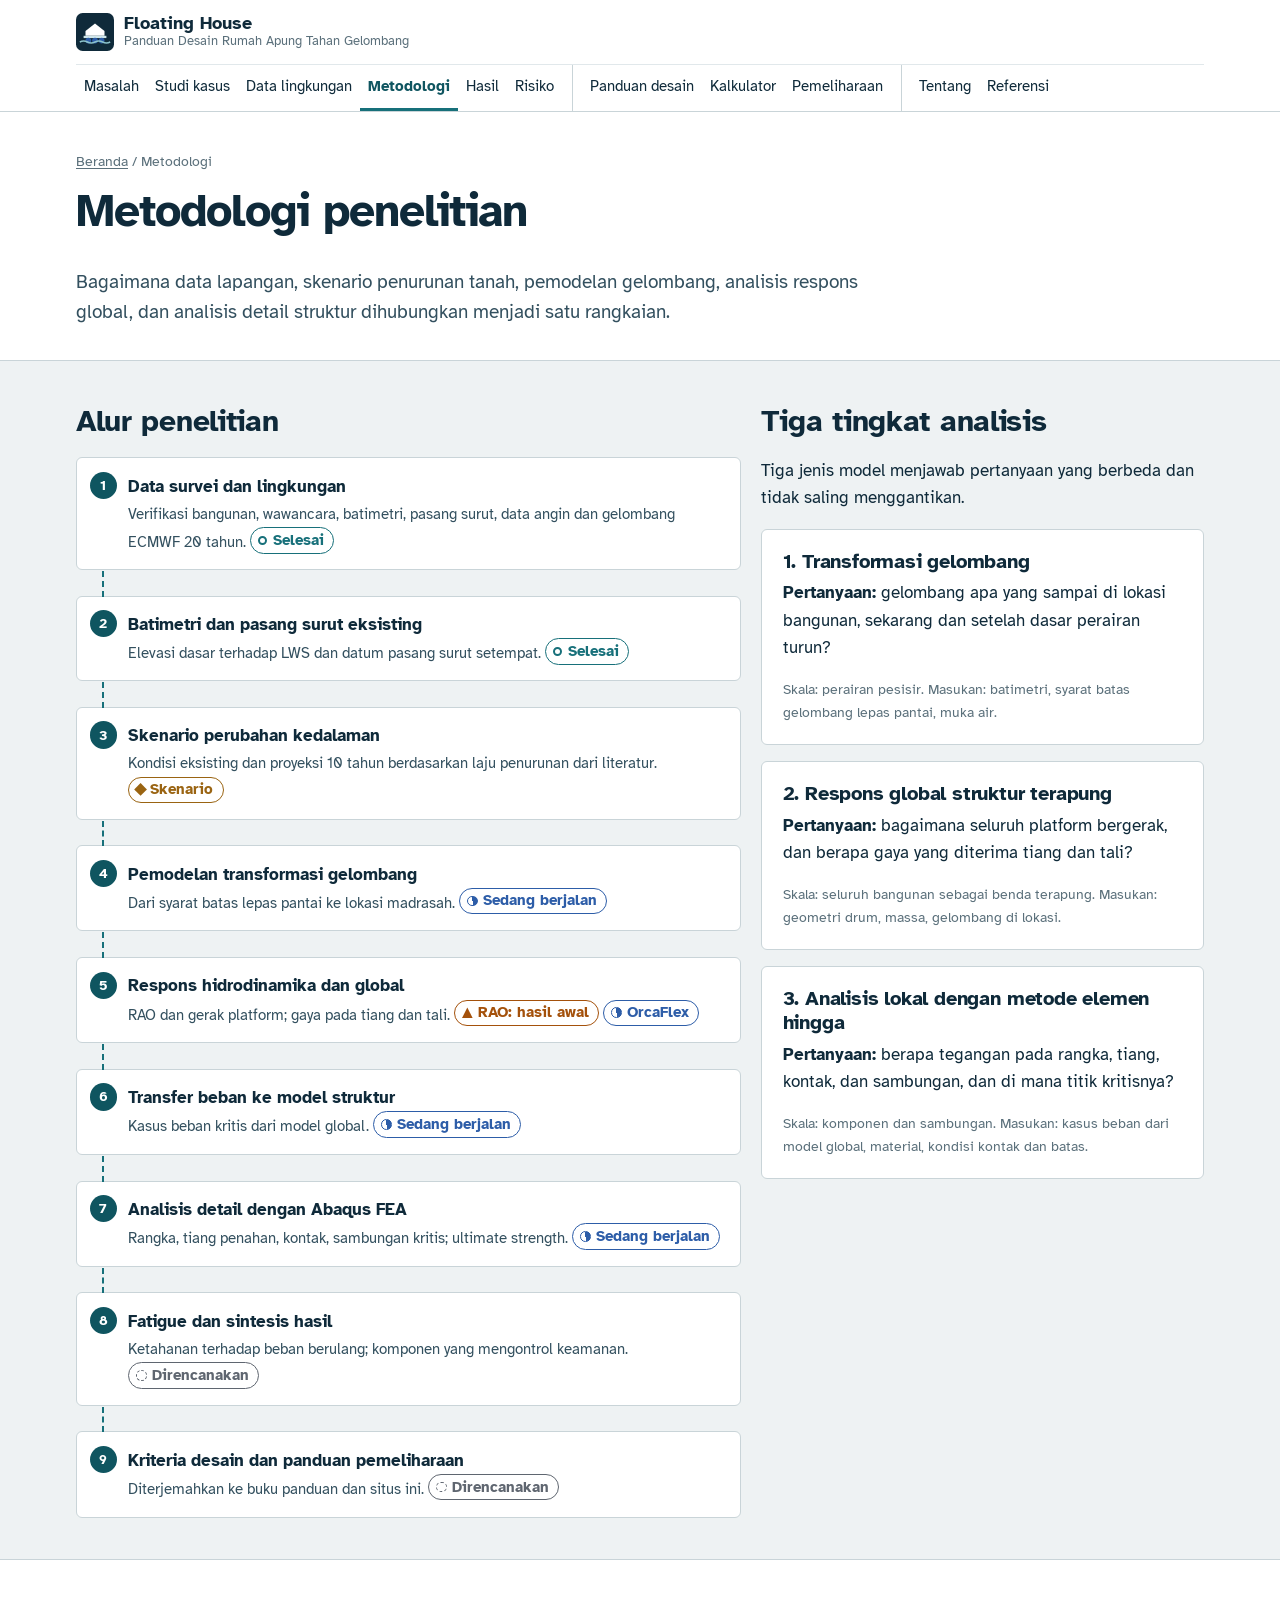
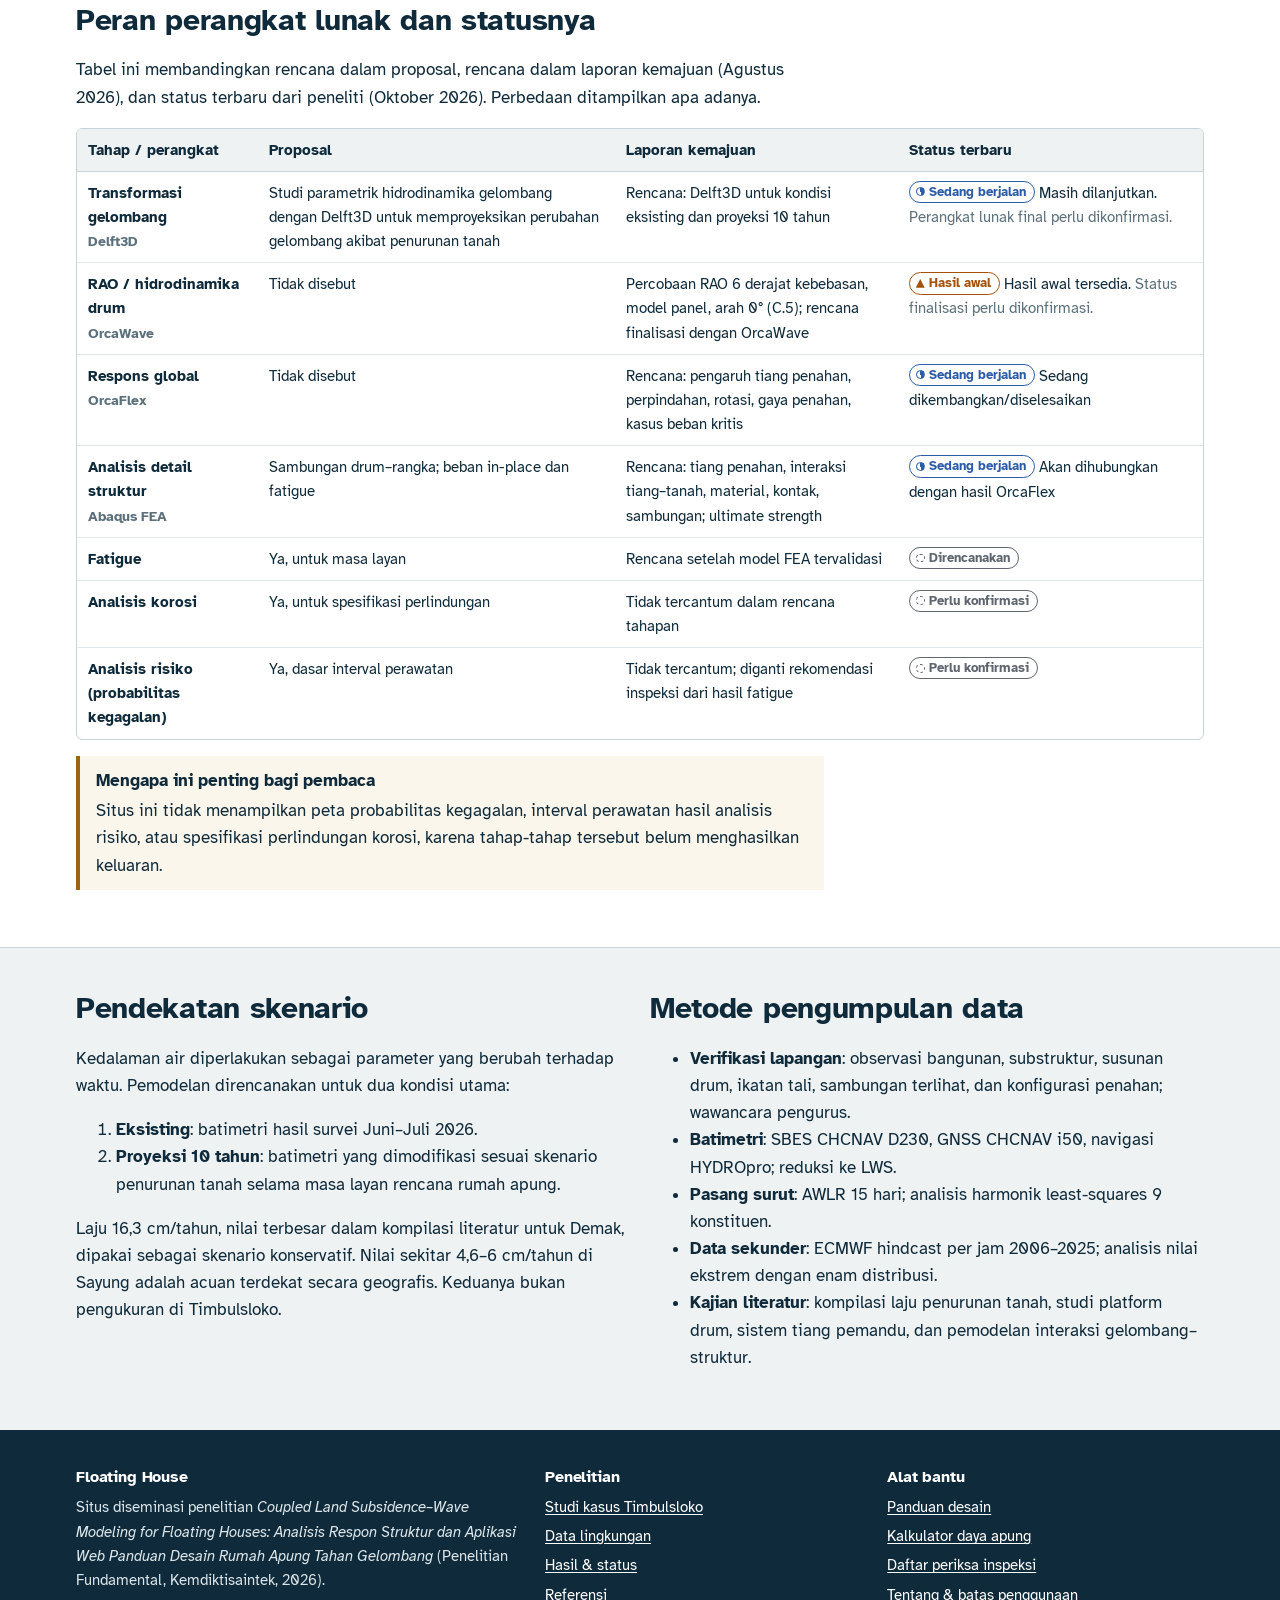
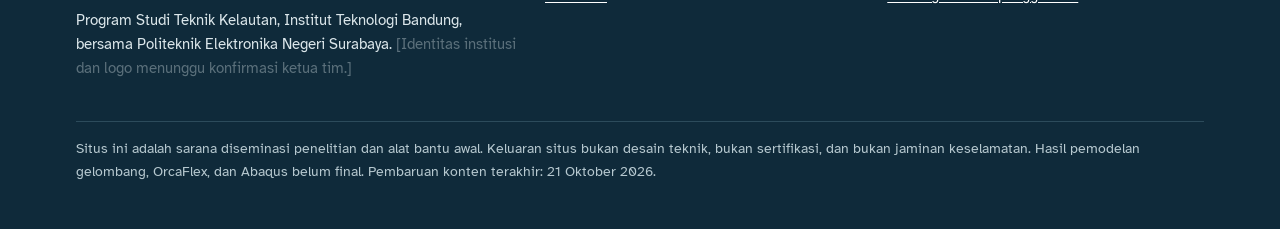
<file: metodologi.html>
<!doctype html>
<html lang="id">
<head>
<meta charset="utf-8">
<meta name="viewport" content="width=device-width, initial-scale=1">
<title>Metodologi — Floating House</title>
<meta name="description" content="Alur penelitian dari survei lapangan, skenario penurunan tanah, pemodelan transformasi gelombang, respons global OrcaFlex, hingga analisis detail Abaqus FEA, beserta status setiap tahap.">
<meta name="theme-color" content="#0f2a3a">
<link rel="icon" href="assets/icons/favicon.svg" type="image/svg+xml">
<link rel="preconnect" href="https://fonts.googleapis.com">
<link rel="preconnect" href="https://fonts.gstatic.com" crossorigin>
<link rel="stylesheet" href="https://fonts.googleapis.com/css2?family=Atkinson+Hyperlegible:ital,wght@0,400;0,700;1,400&display=swap">
<link rel="stylesheet" href="assets/css/style.css">
<script src="assets/js/main.js" defer></script>
</head>
<body>
<a class="skip" href="#isi">Lewati ke isi</a>
<header class="site-head">
 <div class="wrap">
  <div class="head-row">
   <a class="brand" href="index.html"><svg viewBox="0 0 40 40" aria-hidden="true" focusable="false"><rect width="40" height="40" rx="7" fill="#0f2a3a"/><path d="M10 19 L20 11 L30 19 V24 H10 Z" fill="#fff"/><rect x="8" y="24" width="24" height="2.4" fill="#cfe6ea"/><circle cx="13" cy="29" r="3" fill="#2d5da8"/><circle cx="20" cy="29" r="3" fill="#2d5da8"/><circle cx="27" cy="29" r="3" fill="#2d5da8"/><path d="M4 30.5 q4 -2 8 0 t8 0 t8 0 t8 0" stroke="#8cc3cc" stroke-width="1.6" fill="none"/></svg><div><b>Floating House</b><span>Panduan Desain Rumah Apung Tahan Gelombang</span></div></a>
   <button class="nav-toggle" type="button" aria-expanded="false" aria-controls="nav-utama">Menu</button>
  </div>
  <nav class="site-nav" id="nav-utama" aria-label="Navigasi utama"><div class="nav-inner"><div class="nav-group"><p class="nav-group-label">Penelitian</p><ul><li><a href="mengenal.html">Masalah</a></li><li><a href="studi-kasus.html">Studi kasus</a></li><li><a href="data-lingkungan.html">Data lingkungan</a></li><li><a href="metodologi.html" aria-current="page">Metodologi</a></li><li><a href="hasil-penelitian.html">Hasil</a></li><li><a href="risiko.html">Risiko</a></li></ul></div><div class="nav-group"><p class="nav-group-label">Panduan</p><ul><li><a href="panduan-desain.html">Panduan desain</a></li><li><a href="kalkulator.html">Kalkulator</a></li><li><a href="pemeliharaan.html">Pemeliharaan</a></li></ul></div><div class="nav-group"><p class="nav-group-label">Info</p><ul><li><a href="tentang.html">Tentang</a></li><li><a href="referensi.html">Referensi</a></li></ul></div></div></nav>
 </div>
</header>
<main id="isi">
<section class="page-head"><div class="wrap"><p class="crumb"><a href="index.html">Beranda</a> / Metodologi</p><h1>Metodologi penelitian</h1><p class="lead">Bagaimana data lapangan, skenario penurunan tanah, pemodelan gelombang, analisis respons global, dan analisis detail struktur dihubungkan menjadi satu rangkaian.</p></div></section>
<section class="section">
 <div class="wrap grid g-side">
  <div>
   <h2>Alur penelitian</h2>
   <ol class="chain">
    <li><b>Data survei dan lingkungan</b><span>Verifikasi bangunan, wawancara, batimetri, pasang surut, data angin dan gelombang ECMWF 20 tahun. <span class="badge processed" title="Status: Diolah">Selesai</span></span></li>
    <li><b>Batimetri dan pasang surut eksisting</b><span>Elevasi dasar terhadap LWS dan datum pasang surut setempat. <span class="badge processed" title="Status: Diolah">Selesai</span></span></li>
    <li><b>Skenario perubahan kedalaman</b><span>Kondisi eksisting dan proyeksi 10 tahun berdasarkan laju penurunan dari literatur. <span class="badge scenario" title="Status: Skenario">Skenario</span></span></li>
    <li><b>Pemodelan transformasi gelombang</b><span>Dari syarat batas lepas pantai ke lokasi madrasah. <span class="badge in_progress" title="Status: Sedang berjalan">Sedang berjalan</span></span></li>
    <li><b>Respons hidrodinamika dan global</b><span>RAO dan gerak platform; gaya pada tiang dan tali. <span class="badge preliminary" title="Status: Hasil awal">RAO: hasil awal</span> <span class="badge in_progress" title="Status: Sedang berjalan">OrcaFlex</span></span></li>
    <li><b>Transfer beban ke model struktur</b><span>Kasus beban kritis dari model global. <span class="badge in_progress" title="Status: Sedang berjalan">Sedang berjalan</span></span></li>
    <li><b>Analisis detail dengan Abaqus FEA</b><span>Rangka, tiang penahan, kontak, sambungan kritis; ultimate strength. <span class="badge in_progress" title="Status: Sedang berjalan">Sedang berjalan</span></span></li>
    <li><b>Fatigue dan sintesis hasil</b><span>Ketahanan terhadap beban berulang; komponen yang mengontrol keamanan. <span class="badge planned" title="Status: Direncanakan">Direncanakan</span></span></li>
    <li><b>Kriteria desain dan panduan pemeliharaan</b><span>Diterjemahkan ke buku panduan dan situs ini. <span class="badge planned" title="Status: Direncanakan">Direncanakan</span></span></li>
   </ol>
  </div>
  <div>
   <h2>Tiga tingkat analisis</h2>
   <p>Tiga jenis model menjawab pertanyaan yang berbeda dan tidak saling menggantikan.</p>
   <div class="panel" style="margin-bottom:1rem"><h3>1. Transformasi gelombang</h3><p><strong>Pertanyaan:</strong> gelombang apa yang sampai di lokasi bangunan, sekarang dan setelah dasar perairan turun?</p><p class="small muted">Skala: perairan pesisir. Masukan: batimetri, syarat batas gelombang lepas pantai, muka air.</p></div>
   <div class="panel" style="margin-bottom:1rem"><h3>2. Respons global struktur terapung</h3><p><strong>Pertanyaan:</strong> bagaimana seluruh platform bergerak, dan berapa gaya yang diterima tiang dan tali?</p><p class="small muted">Skala: seluruh bangunan sebagai benda terapung. Masukan: geometri drum, massa, gelombang di lokasi.</p></div>
   <div class="panel"><h3>3. Analisis lokal dengan metode elemen hingga</h3><p><strong>Pertanyaan:</strong> berapa tegangan pada rangka, tiang, kontak, dan sambungan, dan di mana titik kritisnya?</p><p class="small muted">Skala: komponen dan sambungan. Masukan: kasus beban dari model global, material, kondisi kontak dan batas.</p></div>
  </div>
 </div>
</section>

<section class="section alt">
 <div class="wrap">
  <h2>Peran perangkat lunak dan statusnya</h2>
  <p class="prose">Tabel ini membandingkan rencana dalam proposal, rencana dalam laporan kemajuan (Agustus 2026), dan status terbaru dari peneliti (Oktober 2026). Perbedaan ditampilkan apa adanya.</p>
  <div class="table-wrap"><table>
   <thead><tr><th scope="col">Tahap / perangkat</th><th scope="col">Proposal</th><th scope="col">Laporan kemajuan</th><th scope="col">Status terbaru</th></tr></thead>
   <tbody>
    <tr><th scope="row">Transformasi gelombang<br><span class="small muted">Delft3D</span></th><td>Studi parametrik hidrodinamika gelombang dengan Delft3D untuk memproyeksikan perubahan gelombang akibat penurunan tanah</td><td>Rencana: Delft3D untuk kondisi eksisting dan proyeksi 10 tahun</td><td><span class="badge in_progress" title="Status: Sedang berjalan">Sedang berjalan</span> Masih dilanjutkan. <span class="muted">Perangkat lunak final perlu dikonfirmasi.</span></td></tr>
    <tr><th scope="row">RAO / hidrodinamika drum<br><span class="small muted">OrcaWave</span></th><td>Tidak disebut</td><td>Percobaan RAO 6 derajat kebebasan, model panel, arah 0° (C.5); rencana finalisasi dengan OrcaWave</td><td><span class="badge preliminary" title="Status: Hasil awal">Hasil awal</span> Hasil awal tersedia. <span class="muted">Status finalisasi perlu dikonfirmasi.</span></td></tr>
    <tr><th scope="row">Respons global<br><span class="small muted">OrcaFlex</span></th><td>Tidak disebut</td><td>Rencana: pengaruh tiang penahan, perpindahan, rotasi, gaya penahan, kasus beban kritis</td><td><span class="badge in_progress" title="Status: Sedang berjalan">Sedang berjalan</span> Sedang dikembangkan/diselesaikan</td></tr>
    <tr><th scope="row">Analisis detail struktur<br><span class="small muted">Abaqus FEA</span></th><td>Sambungan drum–rangka; beban in-place dan fatigue</td><td>Rencana: tiang penahan, interaksi tiang–tanah, material, kontak, sambungan; ultimate strength</td><td><span class="badge in_progress" title="Status: Sedang berjalan">Sedang berjalan</span> Akan dihubungkan dengan hasil OrcaFlex</td></tr>
    <tr><th scope="row">Fatigue</th><td>Ya, untuk masa layan</td><td>Rencana setelah model FEA tervalidasi</td><td><span class="badge planned" title="Status: Direncanakan">Direncanakan</span></td></tr>
    <tr><th scope="row">Analisis korosi</th><td>Ya, untuk spesifikasi perlindungan</td><td>Tidak tercantum dalam rencana tahapan</td><td><span class="badge planned" title="Status: Direncanakan">Perlu konfirmasi</span></td></tr>
    <tr><th scope="row">Analisis risiko (probabilitas kegagalan)</th><td>Ya, dasar interval perawatan</td><td>Tidak tercantum; diganti rekomendasi inspeksi dari hasil fatigue</td><td><span class="badge planned" title="Status: Direncanakan">Perlu konfirmasi</span></td></tr>
   </tbody></table></div>
  <div class="note limit"><b>Mengapa ini penting bagi pembaca</b>Situs ini tidak menampilkan peta probabilitas kegagalan, interval perawatan hasil analisis risiko, atau spesifikasi perlindungan korosi, karena tahap-tahap tersebut belum menghasilkan keluaran.</div>
 </div>
</section>

<section class="section">
 <div class="wrap grid g2">
  <div class="prose">
   <h2>Pendekatan skenario</h2>
   <p>Kedalaman air diperlakukan sebagai parameter yang berubah terhadap waktu. Pemodelan direncanakan untuk dua kondisi utama:</p>
   <ol>
    <li><strong>Eksisting</strong>: batimetri hasil survei Juni–Juli 2026.</li>
    <li><strong>Proyeksi 10 tahun</strong>: batimetri yang dimodifikasi sesuai skenario penurunan tanah selama masa layan rencana rumah apung.</li>
   </ol>
   <p>Laju 16,3 cm/tahun, nilai terbesar dalam kompilasi literatur untuk Demak, dipakai sebagai skenario konservatif. Nilai sekitar 4,6–6 cm/tahun di Sayung adalah acuan terdekat secara geografis. Keduanya bukan pengukuran di Timbulsloko.</p>
  </div>
  <div class="prose">
   <h2>Metode pengumpulan data</h2>
   <ul>
    <li><strong>Verifikasi lapangan</strong>: observasi bangunan, substruktur, susunan drum, ikatan tali, sambungan terlihat, dan konfigurasi penahan; wawancara pengurus.</li>
    <li><strong>Batimetri</strong>: SBES CHCNAV D230, GNSS CHCNAV i50, navigasi HYDROpro; reduksi ke LWS.</li>
    <li><strong>Pasang surut</strong>: AWLR 15 hari; analisis harmonik least-squares 9 konstituen.</li>
    <li><strong>Data sekunder</strong>: ECMWF hindcast per jam 2006–2025; analisis nilai ekstrem dengan enam distribusi.</li>
    <li><strong>Kajian literatur</strong>: kompilasi laju penurunan tanah, studi platform drum, sistem tiang pemandu, dan pemodelan interaksi gelombang–struktur.</li>
   </ul>
  </div>
 </div>
</section>

</main>
<footer class="site-foot">
 <div class="wrap">
  <div class="foot-grid">
   <div>
    <h2>Floating House</h2>
    <p>Situs diseminasi penelitian <i>Coupled Land Subsidence–Wave Modeling for Floating Houses: Analisis Respon Struktur dan Aplikasi Web Panduan Desain Rumah Apung Tahan Gelombang</i> (Penelitian Fundamental, Kemdiktisaintek, 2026).</p>
    <p>Program Studi Teknik Kelautan, Institut Teknologi Bandung, bersama Politeknik Elektronika Negeri Surabaya. <span class="muted">[Identitas institusi dan logo menunggu konfirmasi ketua tim.]</span></p>
   </div>
   <div>
    <h2>Penelitian</h2>
    <ul><li><a href="studi-kasus.html">Studi kasus Timbulsloko</a></li><li><a href="data-lingkungan.html">Data lingkungan</a></li><li><a href="hasil-penelitian.html">Hasil &amp; status</a></li><li><a href="referensi.html">Referensi</a></li></ul>
   </div>
   <div>
    <h2>Alat bantu</h2>
    <ul><li><a href="panduan-desain.html">Panduan desain</a></li><li><a href="kalkulator.html">Kalkulator daya apung</a></li><li><a href="pemeliharaan.html">Daftar periksa inspeksi</a></li><li><a href="tentang.html">Tentang &amp; batas penggunaan</a></li></ul>
   </div>
  </div>
  <p class="foot-note">Situs ini adalah sarana diseminasi penelitian dan alat bantu awal. Keluaran situs bukan desain teknik, bukan sertifikasi, dan bukan jaminan keselamatan. Hasil pemodelan gelombang, OrcaFlex, dan Abaqus belum final. Pembaruan konten terakhir: 21 Oktober 2026.</p>
 </div>
</footer>
</body>
</html>
</file>
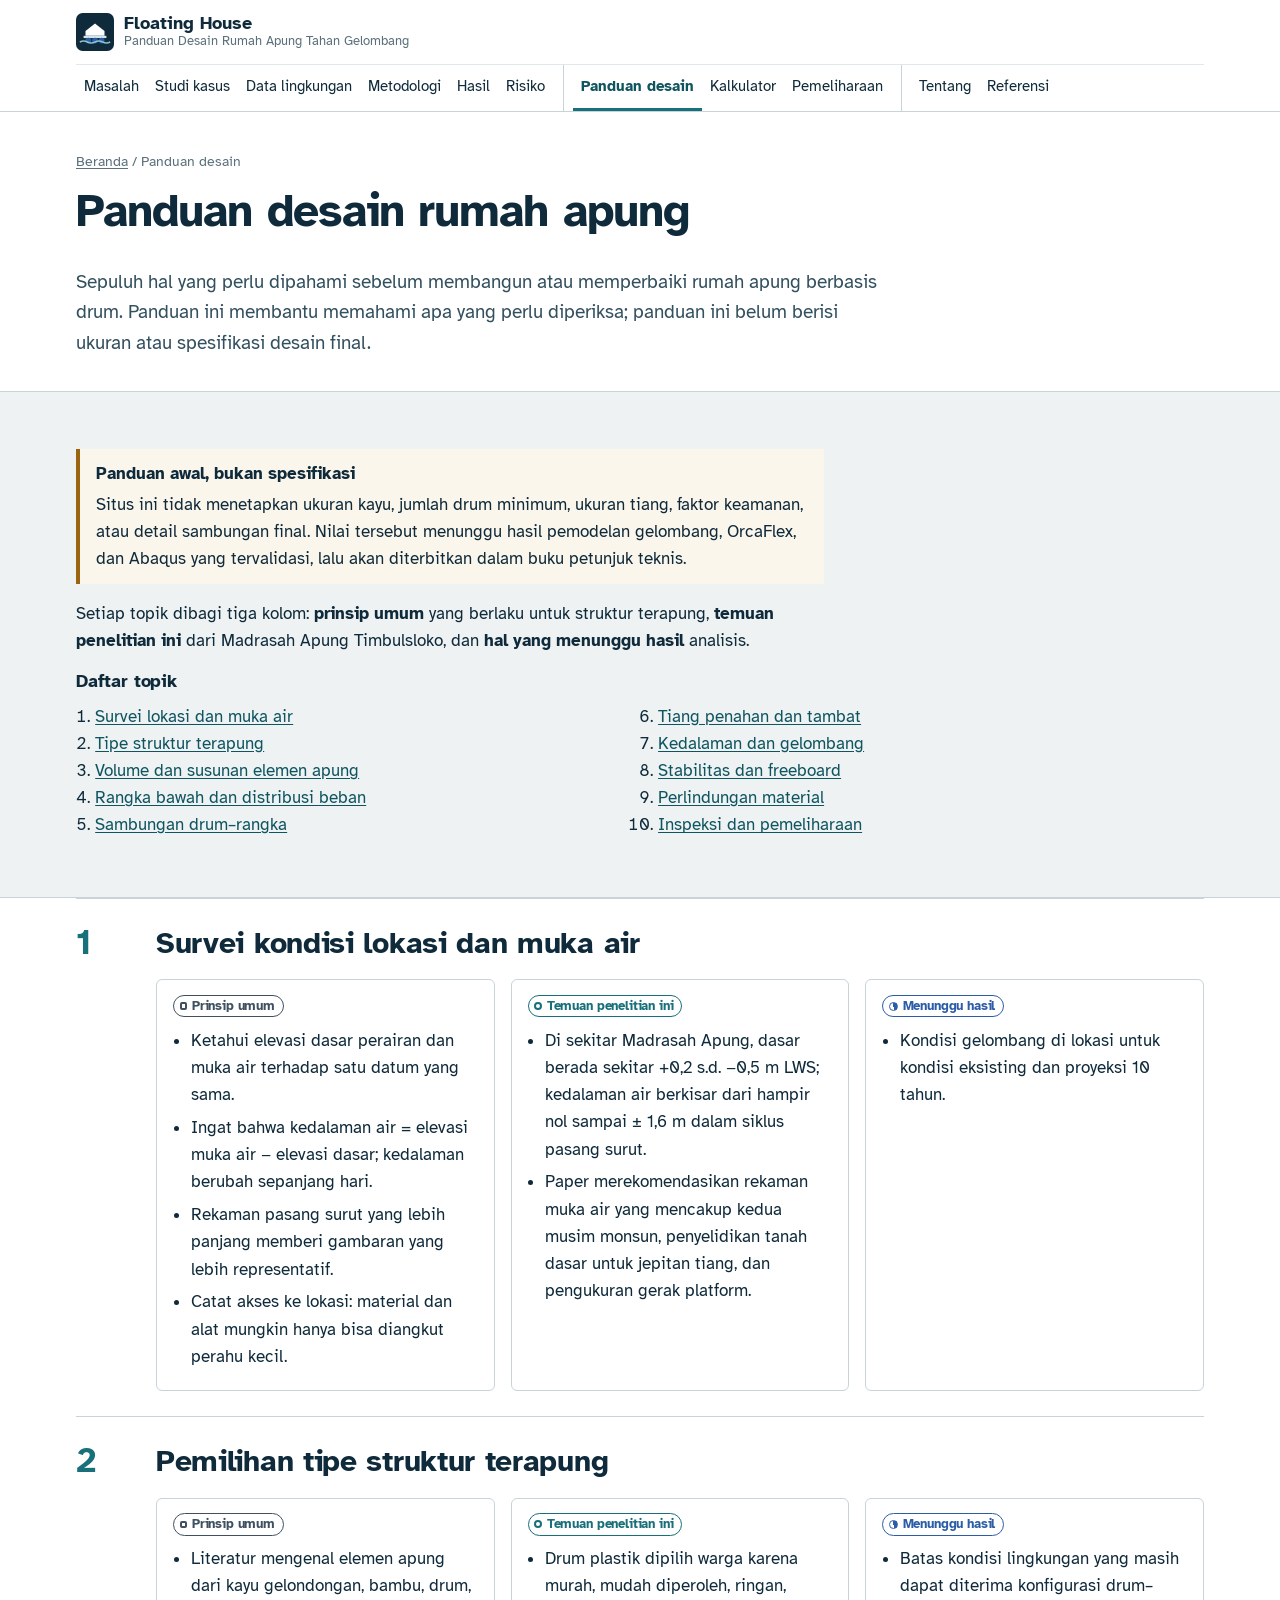
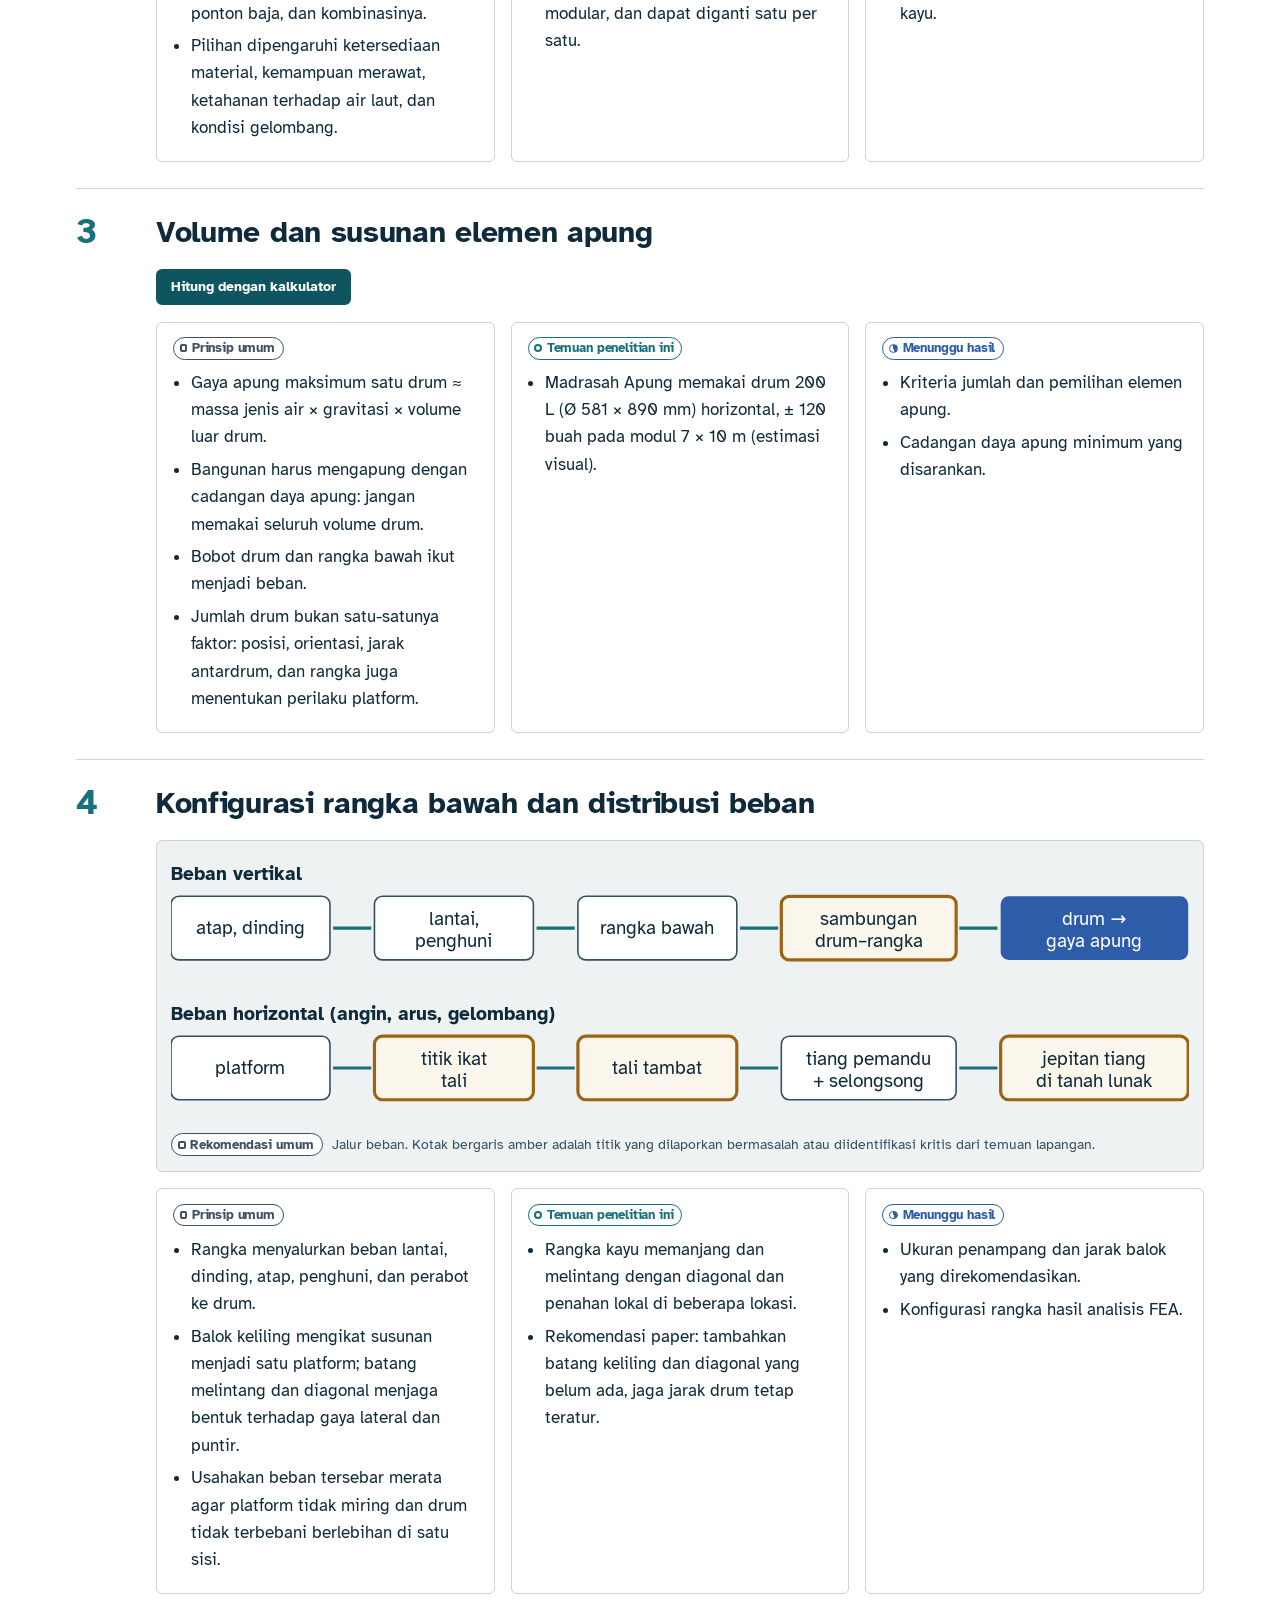
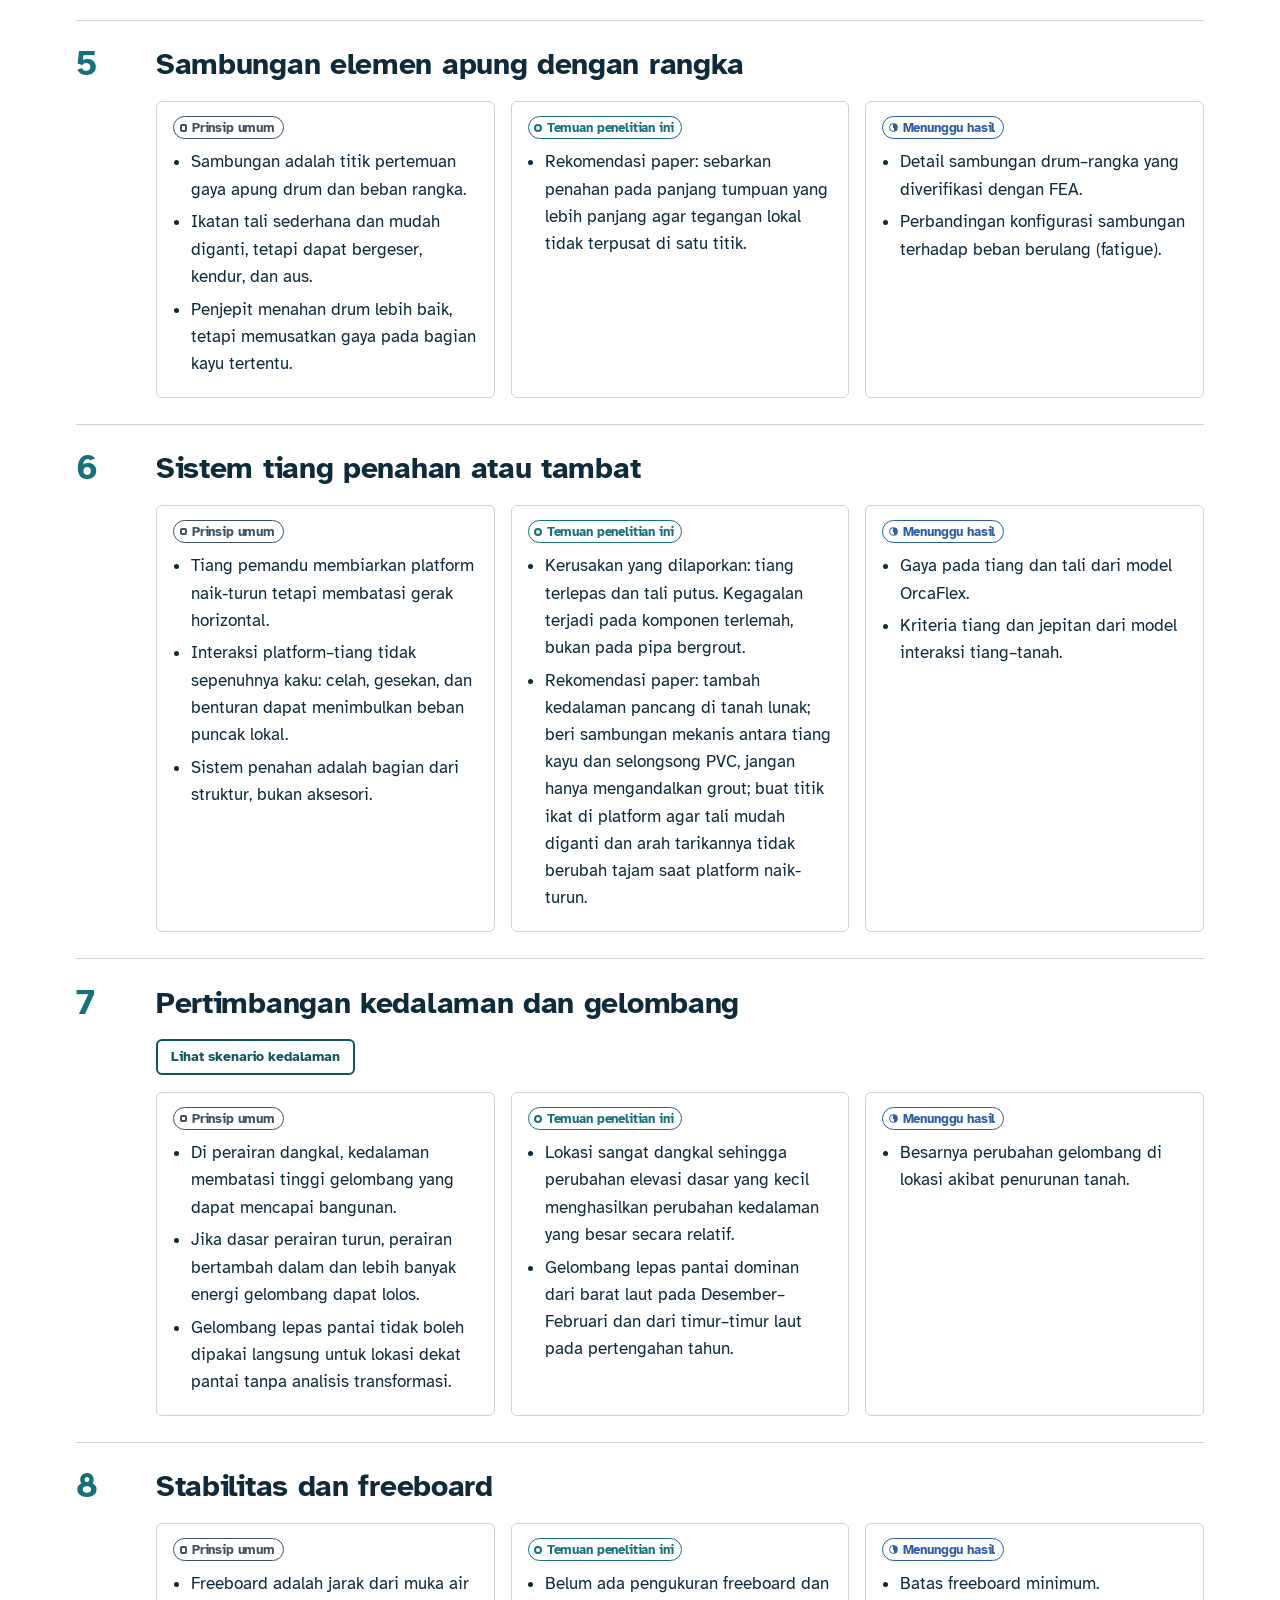
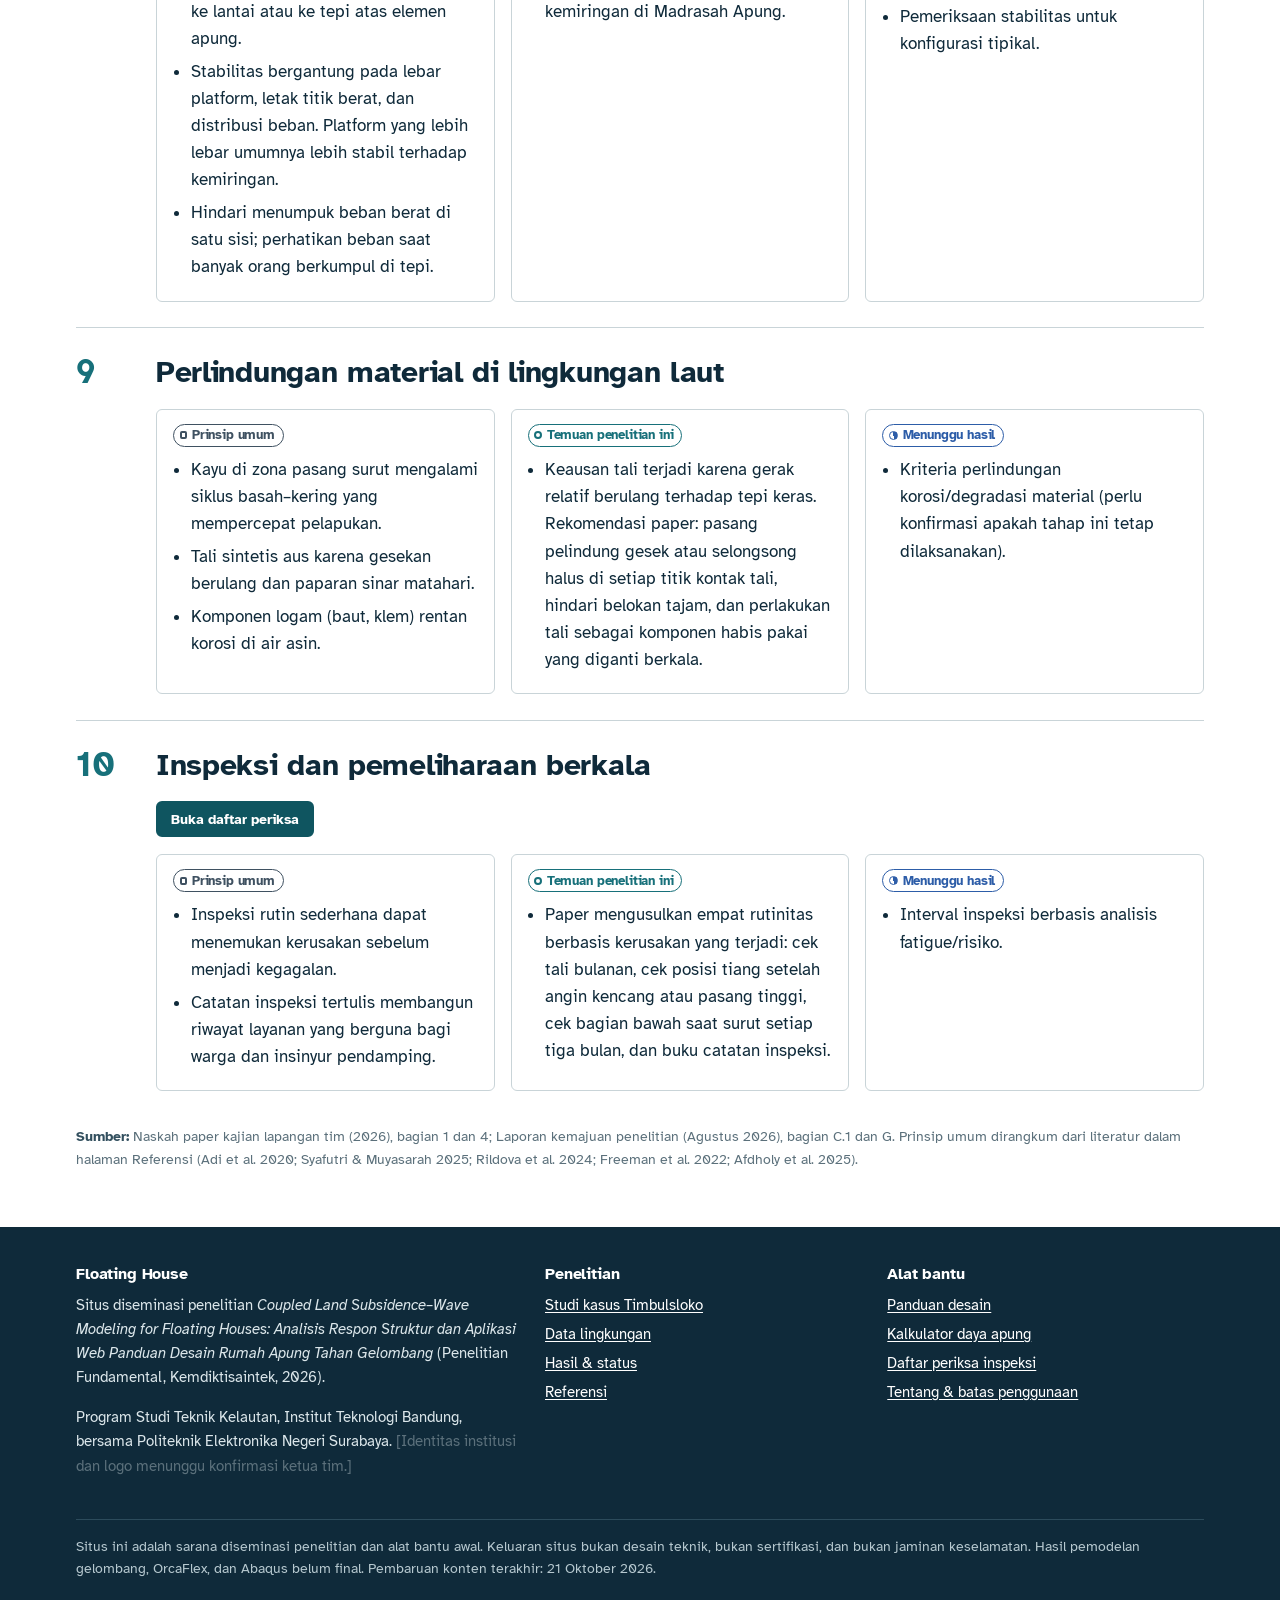
<file: panduan-desain.html>
<!doctype html>
<html lang="id">
<head>
<meta charset="utf-8">
<meta name="viewport" content="width=device-width, initial-scale=1">
<title>Panduan desain — Floating House</title>
<meta name="description" content="Panduan bertahap memahami desain rumah apung berbasis drum: survei lokasi, daya apung, rangka, sambungan, tiang penahan, gelombang, stabilitas, material, dan pemeliharaan.">
<meta name="theme-color" content="#0f2a3a">
<link rel="icon" href="assets/icons/favicon.svg" type="image/svg+xml">
<link rel="preconnect" href="https://fonts.googleapis.com">
<link rel="preconnect" href="https://fonts.gstatic.com" crossorigin>
<link rel="stylesheet" href="https://fonts.googleapis.com/css2?family=Atkinson+Hyperlegible:ital,wght@0,400;0,700;1,400&display=swap">
<link rel="stylesheet" href="assets/css/style.css">
<script src="assets/js/main.js" defer></script>
</head>
<body>
<a class="skip" href="#isi">Lewati ke isi</a>
<header class="site-head">
 <div class="wrap">
  <div class="head-row">
   <a class="brand" href="index.html"><svg viewBox="0 0 40 40" aria-hidden="true" focusable="false"><rect width="40" height="40" rx="7" fill="#0f2a3a"/><path d="M10 19 L20 11 L30 19 V24 H10 Z" fill="#fff"/><rect x="8" y="24" width="24" height="2.4" fill="#cfe6ea"/><circle cx="13" cy="29" r="3" fill="#2d5da8"/><circle cx="20" cy="29" r="3" fill="#2d5da8"/><circle cx="27" cy="29" r="3" fill="#2d5da8"/><path d="M4 30.5 q4 -2 8 0 t8 0 t8 0 t8 0" stroke="#8cc3cc" stroke-width="1.6" fill="none"/></svg><div><b>Floating House</b><span>Panduan Desain Rumah Apung Tahan Gelombang</span></div></a>
   <button class="nav-toggle" type="button" aria-expanded="false" aria-controls="nav-utama">Menu</button>
  </div>
  <nav class="site-nav" id="nav-utama" aria-label="Navigasi utama"><div class="nav-inner"><div class="nav-group"><p class="nav-group-label">Penelitian</p><ul><li><a href="mengenal.html">Masalah</a></li><li><a href="studi-kasus.html">Studi kasus</a></li><li><a href="data-lingkungan.html">Data lingkungan</a></li><li><a href="metodologi.html">Metodologi</a></li><li><a href="hasil-penelitian.html">Hasil</a></li><li><a href="risiko.html">Risiko</a></li></ul></div><div class="nav-group"><p class="nav-group-label">Panduan</p><ul><li><a href="panduan-desain.html" aria-current="page">Panduan desain</a></li><li><a href="kalkulator.html">Kalkulator</a></li><li><a href="pemeliharaan.html">Pemeliharaan</a></li></ul></div><div class="nav-group"><p class="nav-group-label">Info</p><ul><li><a href="tentang.html">Tentang</a></li><li><a href="referensi.html">Referensi</a></li></ul></div></div></nav>
 </div>
</header>
<main id="isi">
<section class="page-head"><div class="wrap"><p class="crumb"><a href="index.html">Beranda</a> / Panduan desain</p><h1>Panduan desain rumah apung</h1><p class="lead">Sepuluh hal yang perlu dipahami sebelum membangun atau memperbaiki rumah apung berbasis drum. Panduan ini membantu memahami apa yang perlu diperiksa; panduan ini belum berisi ukuran atau spesifikasi desain final.</p></div></section>
<section class="section">
 <div class="wrap">
  <div class="note limit"><b>Panduan awal, bukan spesifikasi</b>Situs ini tidak menetapkan ukuran kayu, jumlah drum minimum, ukuran tiang, faktor keamanan, atau detail sambungan final. Nilai tersebut menunggu hasil pemodelan gelombang, OrcaFlex, dan Abaqus yang tervalidasi, lalu akan diterbitkan dalam buku petunjuk teknis.</div>
  <p class="prose">Setiap topik dibagi tiga kolom: <strong>prinsip umum</strong> yang berlaku untuk struktur terapung, <strong>temuan penelitian ini</strong> dari Madrasah Apung Timbulsloko, dan <strong>hal yang menunggu hasil</strong> analisis.</p>
  <h2 style="font-size:1.1rem">Daftar topik</h2>
  <ol class="toc"><li><a href="#survei">Survei lokasi dan muka air</a></li><li><a href="#tipe">Tipe struktur terapung</a></li><li><a href="#volume">Volume dan susunan elemen apung</a></li><li><a href="#rangka">Rangka bawah dan distribusi beban</a></li><li><a href="#sambungan">Sambungan drum–rangka</a></li><li><a href="#penahan">Tiang penahan dan tambat</a></li><li><a href="#gelombang">Kedalaman dan gelombang</a></li><li><a href="#stabilitas">Stabilitas dan freeboard</a></li><li><a href="#material">Perlindungan material</a></li><li><a href="#pemeliharaan">Inspeksi dan pemeliharaan</a></li></ol>
 </div>
</section>
<section class="section alt" style="padding-top:0">
 <div class="wrap">
  <article class="guide-step" id="survei">
 <div class="step-n" aria-hidden="true">1</div>
 <div>
  <h2>Survei kondisi lokasi dan muka air</h2>
  
  <div class="guide-cols">
   <div><h4><span class="badge general" title="Status: Rekomendasi umum">Prinsip umum</span></h4><ul><li>Ketahui elevasi dasar perairan dan muka air terhadap satu datum yang sama.</li><li>Ingat bahwa kedalaman air = elevasi muka air − elevasi dasar; kedalaman berubah sepanjang hari.</li><li>Rekaman pasang surut yang lebih panjang memberi gambaran yang lebih representatif.</li><li>Catat akses ke lokasi: material dan alat mungkin hanya bisa diangkut perahu kecil.</li></ul></div>
   <div><h4><span class="badge processed" title="Status: Diolah">Temuan penelitian ini</span></h4><ul><li>Di sekitar Madrasah Apung, dasar berada sekitar +0,2 s.d. −0,5 m LWS; kedalaman air berkisar dari hampir nol sampai ± 1,6 m dalam siklus pasang surut.</li><li>Paper merekomendasikan rekaman muka air yang mencakup kedua musim monsun, penyelidikan tanah dasar untuk jepitan tiang, dan pengukuran gerak platform.</li></ul></div>
   <div><h4><span class="badge in_progress" title="Status: Sedang berjalan">Menunggu hasil</span></h4><ul><li>Kondisi gelombang di lokasi untuk kondisi eksisting dan proyeksi 10 tahun.</li></ul></div>
  </div>
 </div>
</article><article class="guide-step" id="tipe">
 <div class="step-n" aria-hidden="true">2</div>
 <div>
  <h2>Pemilihan tipe struktur terapung</h2>
  
  <div class="guide-cols">
   <div><h4><span class="badge general" title="Status: Rekomendasi umum">Prinsip umum</span></h4><ul><li>Literatur mengenal elemen apung dari kayu gelondongan, bambu, drum, ponton baja, dan kombinasinya.</li><li>Pilihan dipengaruhi ketersediaan material, kemampuan merawat, ketahanan terhadap air laut, dan kondisi gelombang.</li></ul></div>
   <div><h4><span class="badge processed" title="Status: Diolah">Temuan penelitian ini</span></h4><ul><li>Drum plastik dipilih warga karena murah, mudah diperoleh, ringan, modular, dan dapat diganti satu per satu.</li></ul></div>
   <div><h4><span class="badge in_progress" title="Status: Sedang berjalan">Menunggu hasil</span></h4><ul><li>Batas kondisi lingkungan yang masih dapat diterima konfigurasi drum–kayu.</li></ul></div>
  </div>
 </div>
</article><article class="guide-step" id="volume">
 <div class="step-n" aria-hidden="true">3</div>
 <div>
  <h2>Volume dan susunan elemen apung</h2>
  <p><a class="btn small" href="kalkulator.html">Hitung dengan kalkulator</a></p>
  <div class="guide-cols">
   <div><h4><span class="badge general" title="Status: Rekomendasi umum">Prinsip umum</span></h4><ul><li>Gaya apung maksimum satu drum ≈ massa jenis air × gravitasi × volume luar drum.</li><li>Bangunan harus mengapung dengan cadangan daya apung: jangan memakai seluruh volume drum.</li><li>Bobot drum dan rangka bawah ikut menjadi beban.</li><li>Jumlah drum bukan satu-satunya faktor: posisi, orientasi, jarak antardrum, dan rangka juga menentukan perilaku platform.</li></ul></div>
   <div><h4><span class="badge processed" title="Status: Diolah">Temuan penelitian ini</span></h4><ul><li>Madrasah Apung memakai drum 200 L (Ø 581 × 890 mm) horizontal, ± 120 buah pada modul 7 × 10 m (estimasi visual).</li></ul></div>
   <div><h4><span class="badge in_progress" title="Status: Sedang berjalan">Menunggu hasil</span></h4><ul><li>Kriteria jumlah dan pemilihan elemen apung.</li><li>Cadangan daya apung minimum yang disarankan.</li></ul></div>
  </div>
 </div>
</article><article class="guide-step" id="rangka">
 <div class="step-n" aria-hidden="true">4</div>
 <div>
  <h2>Konfigurasi rangka bawah dan distribusi beban</h2>
  <figure class="section-figure" style="margin-bottom:1rem"><svg viewBox="0 0 640 170" role="img" aria-labelledby="lp-t lp-d">
<title id="lp-t">Jalur beban pada rumah apung</title>
<desc id="lp-d">Beban vertikal mengalir dari atap dan dinding ke lantai, rangka bawah, sambungan drum, lalu drum dan gaya apung. Beban horizontal dari angin, arus, dan gelombang mengalir dari platform ke sambungan tali, tali, tiang pemandu, lalu tanah dasar.</desc>
<g font-family="inherit" font-size="12" fill="#0f2a3a">
<text x="0" y="16" font-weight="700">Beban vertikal</text>
<g>
<rect x="0" y="26" width="100" height="40" rx="5" fill="#fff" stroke="#33505f"/><text x="50" y="50" text-anchor="middle">atap, dinding</text>
<rect x="128" y="26" width="100" height="40" rx="5" fill="#fff" stroke="#33505f"/><text x="178" y="44" text-anchor="middle">lantai,</text><text x="178" y="58" text-anchor="middle">penghuni</text>
<rect x="256" y="26" width="100" height="40" rx="5" fill="#fff" stroke="#33505f"/><text x="306" y="50" text-anchor="middle">rangka bawah</text>
<rect x="384" y="26" width="110" height="40" rx="5" fill="#fbf6ec" stroke="#9a6412" stroke-width="2"/><text x="439" y="44" text-anchor="middle">sambungan</text><text x="439" y="58" text-anchor="middle">drum–rangka</text>
<rect x="522" y="26" width="118" height="40" rx="5" fill="#2d5da8"/><text x="581" y="44" text-anchor="middle" fill="#fff">drum →</text><text x="581" y="58" text-anchor="middle" fill="#fff">gaya apung</text>
</g>
<text x="0" y="104" font-weight="700">Beban horizontal (angin, arus, gelombang)</text>
<rect x="0" y="114" width="100" height="40" rx="5" fill="#fff" stroke="#33505f"/><text x="50" y="138" text-anchor="middle">platform</text>
<rect x="128" y="114" width="100" height="40" rx="5" fill="#fbf6ec" stroke="#9a6412" stroke-width="2"/><text x="178" y="132" text-anchor="middle">titik ikat</text><text x="178" y="146" text-anchor="middle">tali</text>
<rect x="256" y="114" width="100" height="40" rx="5" fill="#fbf6ec" stroke="#9a6412" stroke-width="2"/><text x="306" y="138" text-anchor="middle">tali tambat</text>
<rect x="384" y="114" width="110" height="40" rx="5" fill="#fff" stroke="#33505f"/><text x="439" y="132" text-anchor="middle">tiang pemandu</text><text x="439" y="146" text-anchor="middle">+ selongsong</text>
<rect x="522" y="114" width="118" height="40" rx="5" fill="#fbf6ec" stroke="#9a6412" stroke-width="2"/><text x="581" y="132" text-anchor="middle">jepitan tiang</text><text x="581" y="146" text-anchor="middle">di tanah lunak</text>
<g stroke="#17707a" stroke-width="2"><line x1="102" y1="46" x2="126" y2="46"/><line x1="230" y1="46" x2="254" y2="46"/><line x1="358" y1="46" x2="382" y2="46"/><line x1="496" y1="46" x2="520" y2="46"/><line x1="102" y1="134" x2="126" y2="134"/><line x1="230" y1="134" x2="254" y2="134"/><line x1="358" y1="134" x2="382" y2="134"/><line x1="496" y1="134" x2="520" y2="134"/></g>
</g></svg><figcaption><span class="badge general" title="Status: Rekomendasi umum">Rekomendasi umum</span> Jalur beban. Kotak bergaris amber adalah titik yang dilaporkan bermasalah atau diidentifikasi kritis dari temuan lapangan.</figcaption></figure>
  <div class="guide-cols">
   <div><h4><span class="badge general" title="Status: Rekomendasi umum">Prinsip umum</span></h4><ul><li>Rangka menyalurkan beban lantai, dinding, atap, penghuni, dan perabot ke drum.</li><li>Balok keliling mengikat susunan menjadi satu platform; batang melintang dan diagonal menjaga bentuk terhadap gaya lateral dan puntir.</li><li>Usahakan beban tersebar merata agar platform tidak miring dan drum tidak terbebani berlebihan di satu sisi.</li></ul></div>
   <div><h4><span class="badge processed" title="Status: Diolah">Temuan penelitian ini</span></h4><ul><li>Rangka kayu memanjang dan melintang dengan diagonal dan penahan lokal di beberapa lokasi.</li><li>Rekomendasi paper: tambahkan batang keliling dan diagonal yang belum ada, jaga jarak drum tetap teratur.</li></ul></div>
   <div><h4><span class="badge in_progress" title="Status: Sedang berjalan">Menunggu hasil</span></h4><ul><li>Ukuran penampang dan jarak balok yang direkomendasikan.</li><li>Konfigurasi rangka hasil analisis FEA.</li></ul></div>
  </div>
 </div>
</article><article class="guide-step" id="sambungan">
 <div class="step-n" aria-hidden="true">5</div>
 <div>
  <h2>Sambungan elemen apung dengan rangka</h2>
  
  <div class="guide-cols">
   <div><h4><span class="badge general" title="Status: Rekomendasi umum">Prinsip umum</span></h4><ul><li>Sambungan adalah titik pertemuan gaya apung drum dan beban rangka.</li><li>Ikatan tali sederhana dan mudah diganti, tetapi dapat bergeser, kendur, dan aus.</li><li>Penjepit menahan drum lebih baik, tetapi memusatkan gaya pada bagian kayu tertentu.</li></ul></div>
   <div><h4><span class="badge processed" title="Status: Diolah">Temuan penelitian ini</span></h4><ul><li>Rekomendasi paper: sebarkan penahan pada panjang tumpuan yang lebih panjang agar tegangan lokal tidak terpusat di satu titik.</li></ul></div>
   <div><h4><span class="badge in_progress" title="Status: Sedang berjalan">Menunggu hasil</span></h4><ul><li>Detail sambungan drum–rangka yang diverifikasi dengan FEA.</li><li>Perbandingan konfigurasi sambungan terhadap beban berulang (fatigue).</li></ul></div>
  </div>
 </div>
</article><article class="guide-step" id="penahan">
 <div class="step-n" aria-hidden="true">6</div>
 <div>
  <h2>Sistem tiang penahan atau tambat</h2>
  
  <div class="guide-cols">
   <div><h4><span class="badge general" title="Status: Rekomendasi umum">Prinsip umum</span></h4><ul><li>Tiang pemandu membiarkan platform naik-turun tetapi membatasi gerak horizontal.</li><li>Interaksi platform–tiang tidak sepenuhnya kaku: celah, gesekan, dan benturan dapat menimbulkan beban puncak lokal.</li><li>Sistem penahan adalah bagian dari struktur, bukan aksesori.</li></ul></div>
   <div><h4><span class="badge processed" title="Status: Diolah">Temuan penelitian ini</span></h4><ul><li>Kerusakan yang dilaporkan: tiang terlepas dan tali putus. Kegagalan terjadi pada komponen terlemah, bukan pada pipa bergrout.</li><li>Rekomendasi paper: tambah kedalaman pancang di tanah lunak; beri sambungan mekanis antara tiang kayu dan selongsong PVC, jangan hanya mengandalkan grout; buat titik ikat di platform agar tali mudah diganti dan arah tarikannya tidak berubah tajam saat platform naik-turun.</li></ul></div>
   <div><h4><span class="badge in_progress" title="Status: Sedang berjalan">Menunggu hasil</span></h4><ul><li>Gaya pada tiang dan tali dari model OrcaFlex.</li><li>Kriteria tiang dan jepitan dari model interaksi tiang–tanah.</li></ul></div>
  </div>
 </div>
</article><article class="guide-step" id="gelombang">
 <div class="step-n" aria-hidden="true">7</div>
 <div>
  <h2>Pertimbangan kedalaman dan gelombang</h2>
  <p><a class="btn small ghost" href="risiko.html">Lihat skenario kedalaman</a></p>
  <div class="guide-cols">
   <div><h4><span class="badge general" title="Status: Rekomendasi umum">Prinsip umum</span></h4><ul><li>Di perairan dangkal, kedalaman membatasi tinggi gelombang yang dapat mencapai bangunan.</li><li>Jika dasar perairan turun, perairan bertambah dalam dan lebih banyak energi gelombang dapat lolos.</li><li>Gelombang lepas pantai tidak boleh dipakai langsung untuk lokasi dekat pantai tanpa analisis transformasi.</li></ul></div>
   <div><h4><span class="badge processed" title="Status: Diolah">Temuan penelitian ini</span></h4><ul><li>Lokasi sangat dangkal sehingga perubahan elevasi dasar yang kecil menghasilkan perubahan kedalaman yang besar secara relatif.</li><li>Gelombang lepas pantai dominan dari barat laut pada Desember–Februari dan dari timur–timur laut pada pertengahan tahun.</li></ul></div>
   <div><h4><span class="badge in_progress" title="Status: Sedang berjalan">Menunggu hasil</span></h4><ul><li>Besarnya perubahan gelombang di lokasi akibat penurunan tanah.</li></ul></div>
  </div>
 </div>
</article><article class="guide-step" id="stabilitas">
 <div class="step-n" aria-hidden="true">8</div>
 <div>
  <h2>Stabilitas dan freeboard</h2>
  
  <div class="guide-cols">
   <div><h4><span class="badge general" title="Status: Rekomendasi umum">Prinsip umum</span></h4><ul><li>Freeboard adalah jarak dari muka air ke lantai atau ke tepi atas elemen apung.</li><li>Stabilitas bergantung pada lebar platform, letak titik berat, dan distribusi beban. Platform yang lebih lebar umumnya lebih stabil terhadap kemiringan.</li><li>Hindari menumpuk beban berat di satu sisi; perhatikan beban saat banyak orang berkumpul di tepi.</li></ul></div>
   <div><h4><span class="badge processed" title="Status: Diolah">Temuan penelitian ini</span></h4><ul><li>Belum ada pengukuran freeboard dan kemiringan di Madrasah Apung.</li></ul></div>
   <div><h4><span class="badge in_progress" title="Status: Sedang berjalan">Menunggu hasil</span></h4><ul><li>Batas freeboard minimum.</li><li>Pemeriksaan stabilitas untuk konfigurasi tipikal.</li></ul></div>
  </div>
 </div>
</article><article class="guide-step" id="material">
 <div class="step-n" aria-hidden="true">9</div>
 <div>
  <h2>Perlindungan material di lingkungan laut</h2>
  
  <div class="guide-cols">
   <div><h4><span class="badge general" title="Status: Rekomendasi umum">Prinsip umum</span></h4><ul><li>Kayu di zona pasang surut mengalami siklus basah–kering yang mempercepat pelapukan.</li><li>Tali sintetis aus karena gesekan berulang dan paparan sinar matahari.</li><li>Komponen logam (baut, klem) rentan korosi di air asin.</li></ul></div>
   <div><h4><span class="badge processed" title="Status: Diolah">Temuan penelitian ini</span></h4><ul><li>Keausan tali terjadi karena gerak relatif berulang terhadap tepi keras. Rekomendasi paper: pasang pelindung gesek atau selongsong halus di setiap titik kontak tali, hindari belokan tajam, dan perlakukan tali sebagai komponen habis pakai yang diganti berkala.</li></ul></div>
   <div><h4><span class="badge in_progress" title="Status: Sedang berjalan">Menunggu hasil</span></h4><ul><li>Kriteria perlindungan korosi/degradasi material (perlu konfirmasi apakah tahap ini tetap dilaksanakan).</li></ul></div>
  </div>
 </div>
</article><article class="guide-step" id="pemeliharaan">
 <div class="step-n" aria-hidden="true">10</div>
 <div>
  <h2>Inspeksi dan pemeliharaan berkala</h2>
  <p><a class="btn small" href="pemeliharaan.html">Buka daftar periksa</a></p>
  <div class="guide-cols">
   <div><h4><span class="badge general" title="Status: Rekomendasi umum">Prinsip umum</span></h4><ul><li>Inspeksi rutin sederhana dapat menemukan kerusakan sebelum menjadi kegagalan.</li><li>Catatan inspeksi tertulis membangun riwayat layanan yang berguna bagi warga dan insinyur pendamping.</li></ul></div>
   <div><h4><span class="badge processed" title="Status: Diolah">Temuan penelitian ini</span></h4><ul><li>Paper mengusulkan empat rutinitas berbasis kerusakan yang terjadi: cek tali bulanan, cek posisi tiang setelah angin kencang atau pasang tinggi, cek bagian bawah saat surut setiap tiga bulan, dan buku catatan inspeksi.</li></ul></div>
   <div><h4><span class="badge in_progress" title="Status: Sedang berjalan">Menunggu hasil</span></h4><ul><li>Interval inspeksi berbasis analisis fatigue/risiko.</li></ul></div>
  </div>
 </div>
</article>
  <p class="source"><strong>Sumber:</strong> Naskah paper kajian lapangan tim (2026), bagian 1 dan 4; Laporan kemajuan penelitian (Agustus 2026), bagian C.1 dan G. Prinsip umum dirangkum dari literatur dalam halaman Referensi (Adi et al. 2020; Syafutri &amp; Muyasarah 2025; Rildova et al. 2024; Freeman et al. 2022; Afdholy et al. 2025).</p>
 </div>
</section>

</main>
<footer class="site-foot">
 <div class="wrap">
  <div class="foot-grid">
   <div>
    <h2>Floating House</h2>
    <p>Situs diseminasi penelitian <i>Coupled Land Subsidence–Wave Modeling for Floating Houses: Analisis Respon Struktur dan Aplikasi Web Panduan Desain Rumah Apung Tahan Gelombang</i> (Penelitian Fundamental, Kemdiktisaintek, 2026).</p>
    <p>Program Studi Teknik Kelautan, Institut Teknologi Bandung, bersama Politeknik Elektronika Negeri Surabaya. <span class="muted">[Identitas institusi dan logo menunggu konfirmasi ketua tim.]</span></p>
   </div>
   <div>
    <h2>Penelitian</h2>
    <ul><li><a href="studi-kasus.html">Studi kasus Timbulsloko</a></li><li><a href="data-lingkungan.html">Data lingkungan</a></li><li><a href="hasil-penelitian.html">Hasil &amp; status</a></li><li><a href="referensi.html">Referensi</a></li></ul>
   </div>
   <div>
    <h2>Alat bantu</h2>
    <ul><li><a href="panduan-desain.html">Panduan desain</a></li><li><a href="kalkulator.html">Kalkulator daya apung</a></li><li><a href="pemeliharaan.html">Daftar periksa inspeksi</a></li><li><a href="tentang.html">Tentang &amp; batas penggunaan</a></li></ul>
   </div>
  </div>
  <p class="foot-note">Situs ini adalah sarana diseminasi penelitian dan alat bantu awal. Keluaran situs bukan desain teknik, bukan sertifikasi, dan bukan jaminan keselamatan. Hasil pemodelan gelombang, OrcaFlex, dan Abaqus belum final. Pembaruan konten terakhir: 21 Oktober 2026.</p>
 </div>
</footer>
</body>
</html>
</file>
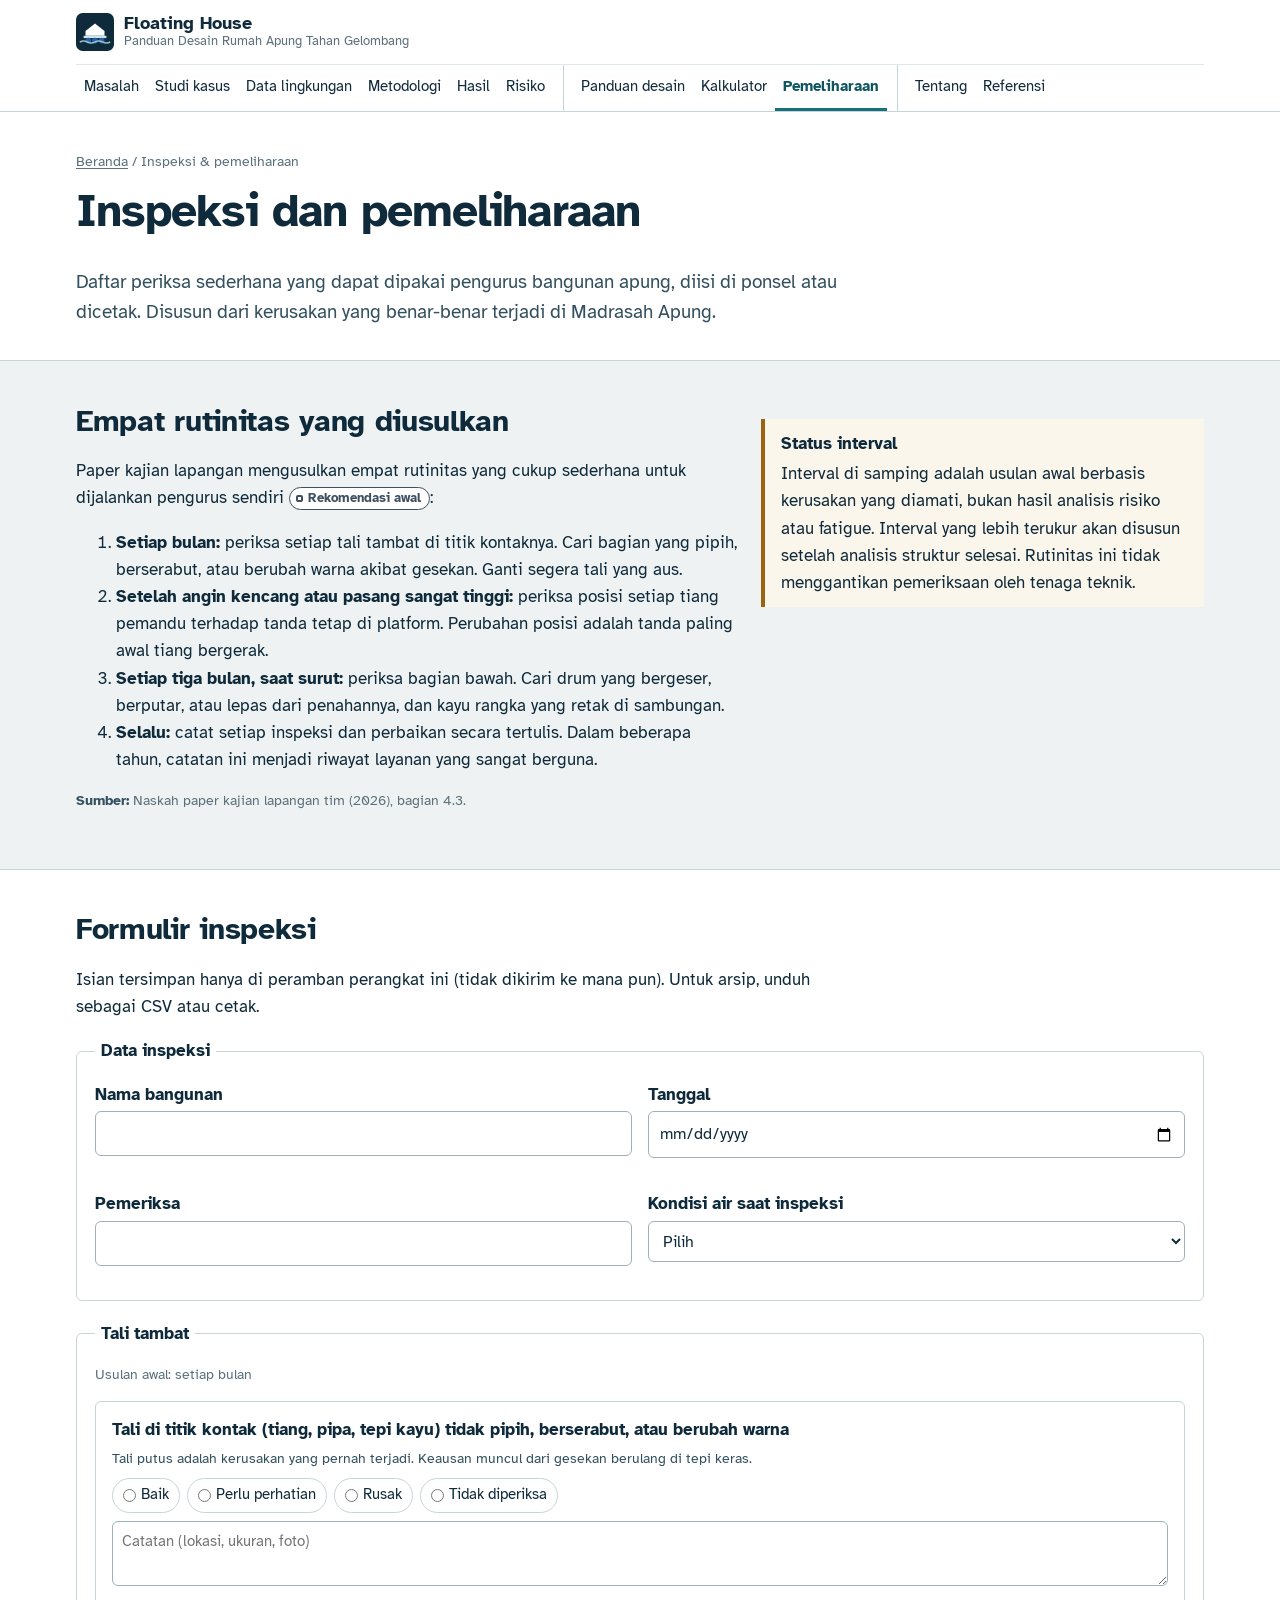
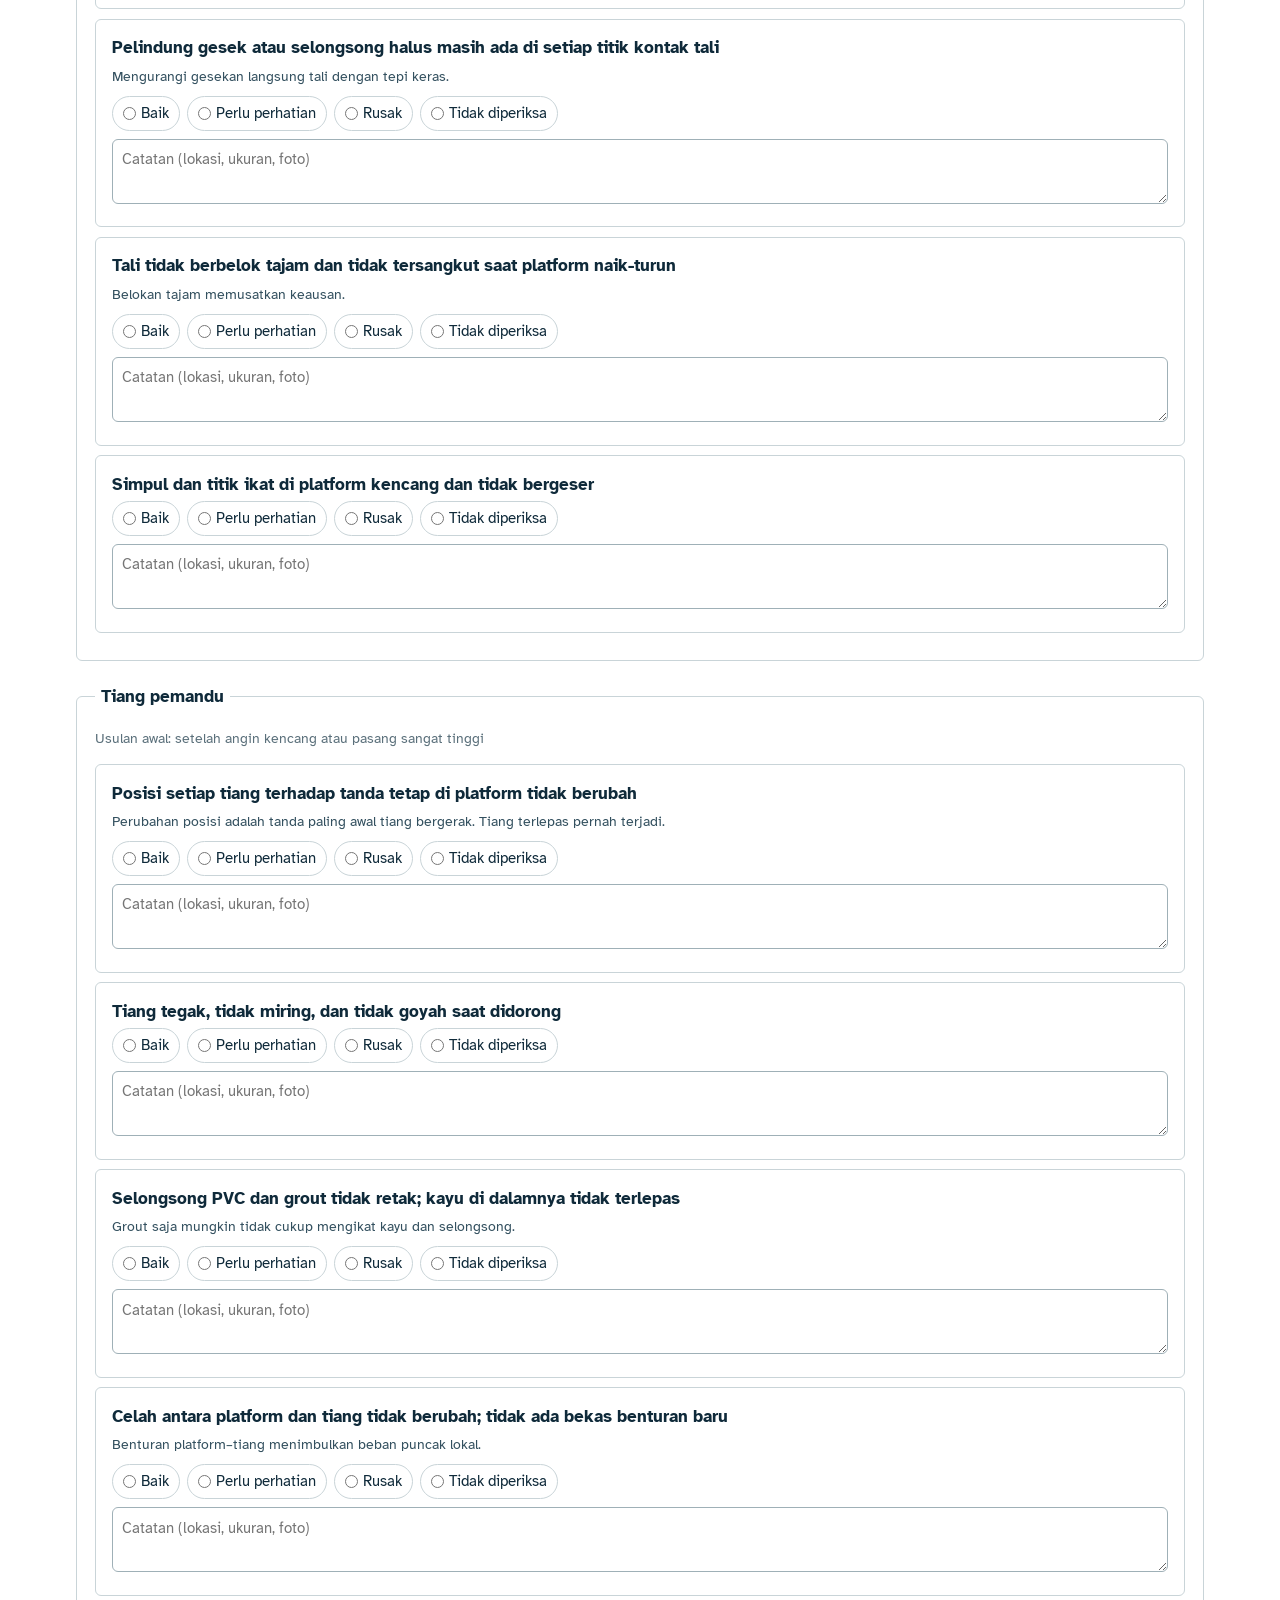
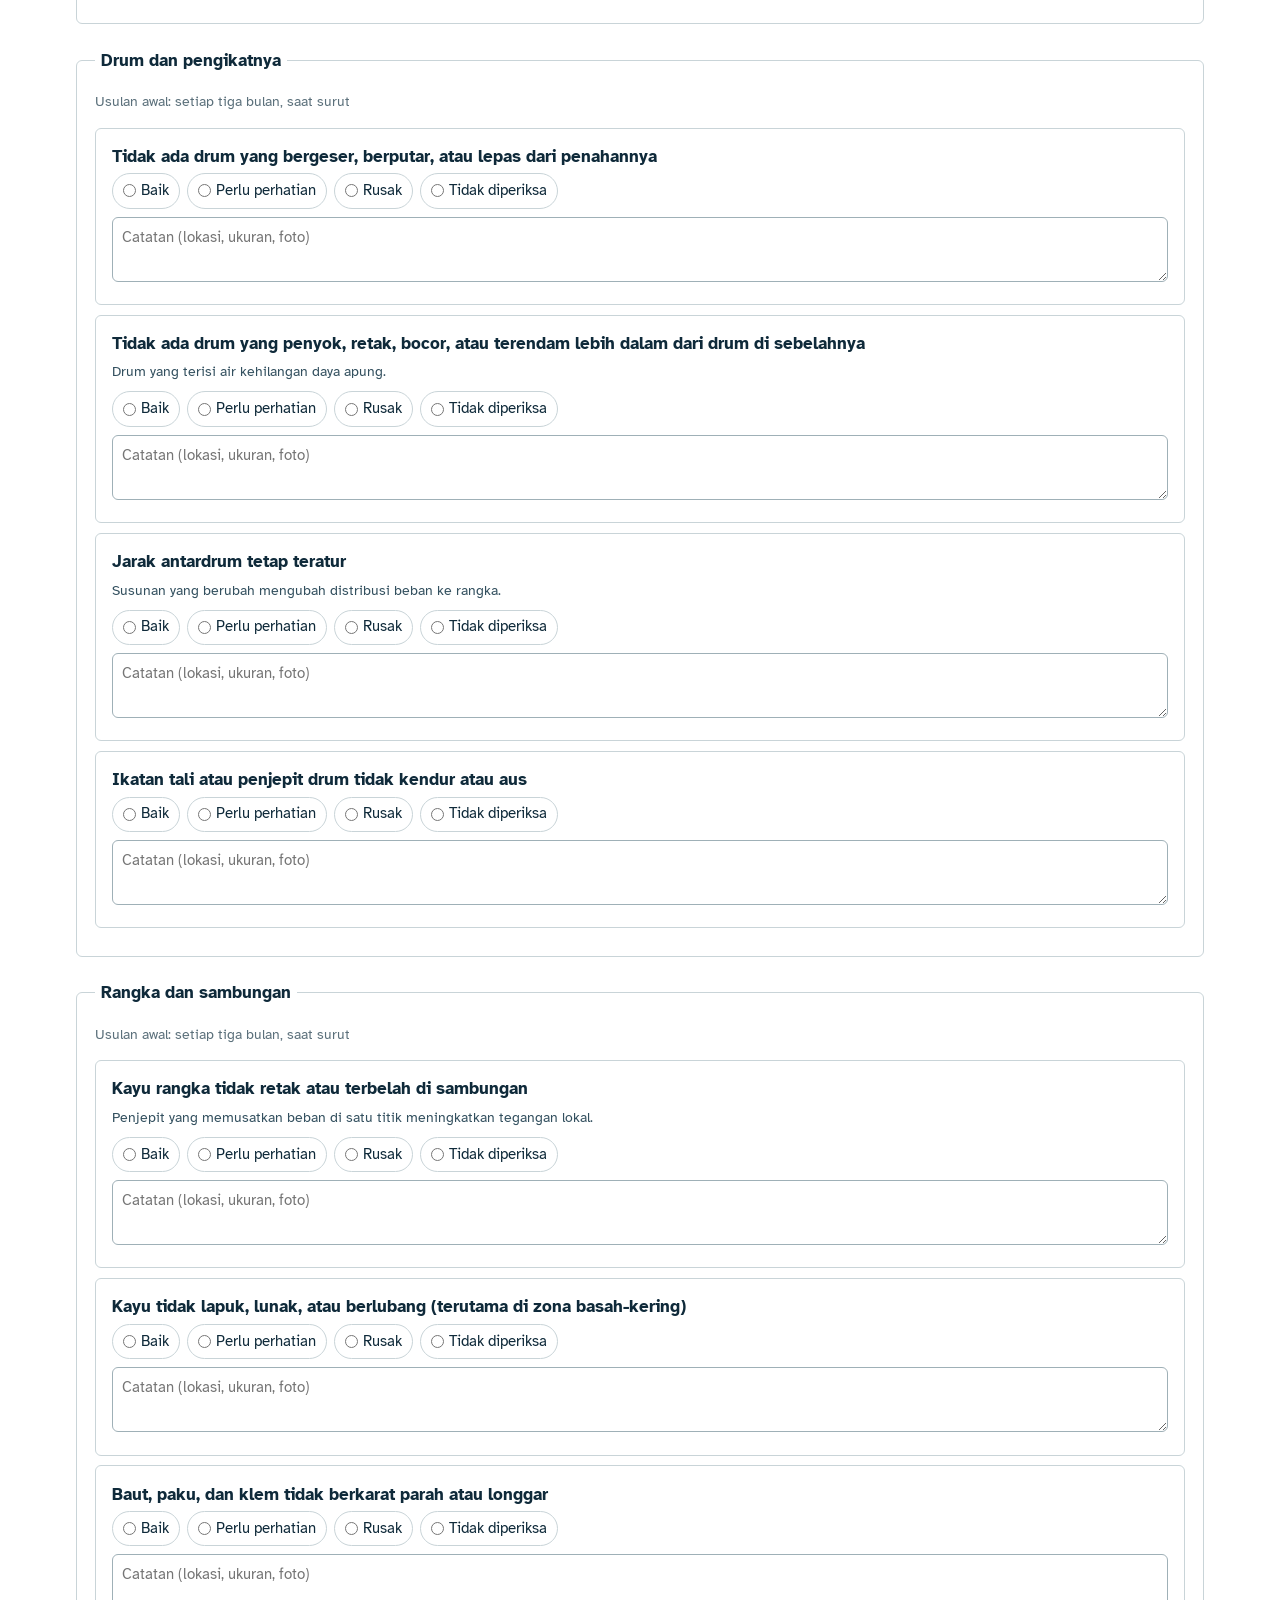
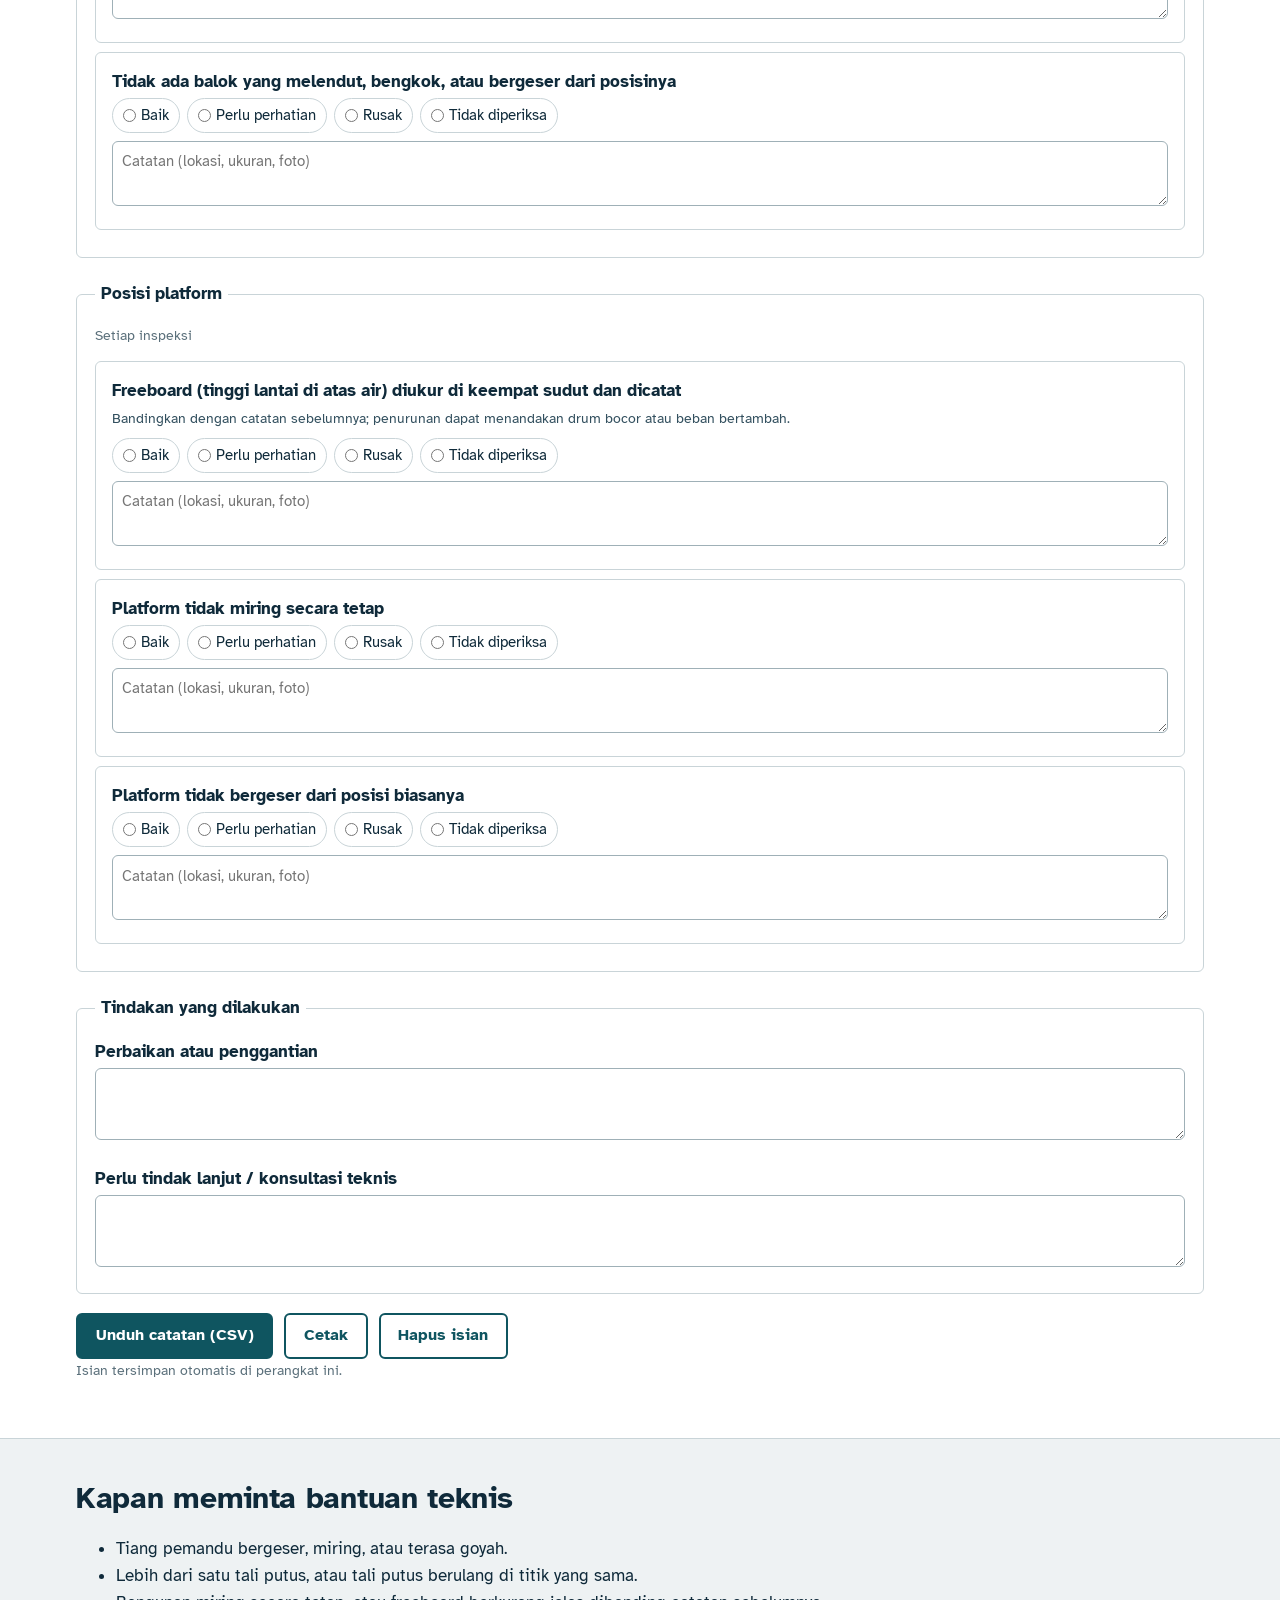
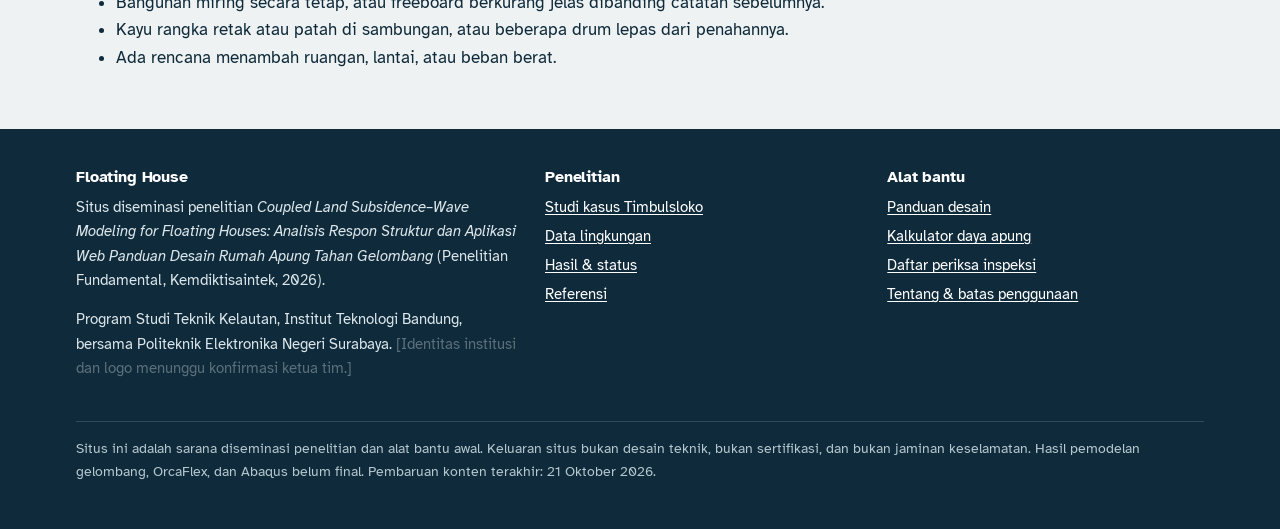
<file: pemeliharaan.html>
<!doctype html>
<html lang="id">
<head>
<meta charset="utf-8">
<meta name="viewport" content="width=device-width, initial-scale=1">
<title>Inspeksi & pemeliharaan — Floating House</title>
<meta name="description" content="Daftar periksa inspeksi rumah apung berbasis drum yang dapat diisi digital atau dicetak: tali tambat, tiang pemandu, drum, rangka, sambungan, dan freeboard.">
<meta name="theme-color" content="#0f2a3a">
<link rel="icon" href="assets/icons/favicon.svg" type="image/svg+xml">
<link rel="preconnect" href="https://fonts.googleapis.com">
<link rel="preconnect" href="https://fonts.gstatic.com" crossorigin>
<link rel="stylesheet" href="https://fonts.googleapis.com/css2?family=Atkinson+Hyperlegible:ital,wght@0,400;0,700;1,400&display=swap">
<link rel="stylesheet" href="assets/css/style.css">
<script src="assets/js/main.js" defer></script>
<script src="assets/js/pemeliharaan.js" defer></script>
</head>
<body>
<a class="skip" href="#isi">Lewati ke isi</a>
<header class="site-head">
 <div class="wrap">
  <div class="head-row">
   <a class="brand" href="index.html"><svg viewBox="0 0 40 40" aria-hidden="true" focusable="false"><rect width="40" height="40" rx="7" fill="#0f2a3a"/><path d="M10 19 L20 11 L30 19 V24 H10 Z" fill="#fff"/><rect x="8" y="24" width="24" height="2.4" fill="#cfe6ea"/><circle cx="13" cy="29" r="3" fill="#2d5da8"/><circle cx="20" cy="29" r="3" fill="#2d5da8"/><circle cx="27" cy="29" r="3" fill="#2d5da8"/><path d="M4 30.5 q4 -2 8 0 t8 0 t8 0 t8 0" stroke="#8cc3cc" stroke-width="1.6" fill="none"/></svg><div><b>Floating House</b><span>Panduan Desain Rumah Apung Tahan Gelombang</span></div></a>
   <button class="nav-toggle" type="button" aria-expanded="false" aria-controls="nav-utama">Menu</button>
  </div>
  <nav class="site-nav" id="nav-utama" aria-label="Navigasi utama"><div class="nav-inner"><div class="nav-group"><p class="nav-group-label">Penelitian</p><ul><li><a href="mengenal.html">Masalah</a></li><li><a href="studi-kasus.html">Studi kasus</a></li><li><a href="data-lingkungan.html">Data lingkungan</a></li><li><a href="metodologi.html">Metodologi</a></li><li><a href="hasil-penelitian.html">Hasil</a></li><li><a href="risiko.html">Risiko</a></li></ul></div><div class="nav-group"><p class="nav-group-label">Panduan</p><ul><li><a href="panduan-desain.html">Panduan desain</a></li><li><a href="kalkulator.html">Kalkulator</a></li><li><a href="pemeliharaan.html" aria-current="page">Pemeliharaan</a></li></ul></div><div class="nav-group"><p class="nav-group-label">Info</p><ul><li><a href="tentang.html">Tentang</a></li><li><a href="referensi.html">Referensi</a></li></ul></div></div></nav>
 </div>
</header>
<main id="isi">
<section class="page-head"><div class="wrap"><p class="crumb"><a href="index.html">Beranda</a> / Inspeksi & pemeliharaan</p><h1>Inspeksi dan pemeliharaan</h1><p class="lead">Daftar periksa sederhana yang dapat dipakai pengurus bangunan apung, diisi di ponsel atau dicetak. Disusun dari kerusakan yang benar-benar terjadi di Madrasah Apung.</p></div></section>
<section class="section">
 <div class="wrap grid g-side">
  <div class="prose">
   <h2>Empat rutinitas yang diusulkan</h2>
   <p>Paper kajian lapangan mengusulkan empat rutinitas yang cukup sederhana untuk dijalankan pengurus sendiri <span class="badge general" title="Status: Rekomendasi umum">Rekomendasi awal</span>:</p>
   <ol>
    <li><strong>Setiap bulan:</strong> periksa setiap tali tambat di titik kontaknya. Cari bagian yang pipih, berserabut, atau berubah warna akibat gesekan. Ganti segera tali yang aus.</li>
    <li><strong>Setelah angin kencang atau pasang sangat tinggi:</strong> periksa posisi setiap tiang pemandu terhadap tanda tetap di platform. Perubahan posisi adalah tanda paling awal tiang bergerak.</li>
    <li><strong>Setiap tiga bulan, saat surut:</strong> periksa bagian bawah. Cari drum yang bergeser, berputar, atau lepas dari penahannya, dan kayu rangka yang retak di sambungan.</li>
    <li><strong>Selalu:</strong> catat setiap inspeksi dan perbaikan secara tertulis. Dalam beberapa tahun, catatan ini menjadi riwayat layanan yang sangat berguna.</li>
   </ol>
   <p class="source"><strong>Sumber:</strong> Naskah paper kajian lapangan tim (2026), bagian 4.3.</p>
  </div>
  <div class="note limit"><b>Status interval</b>Interval di samping adalah usulan awal berbasis kerusakan yang diamati, bukan hasil analisis risiko atau fatigue. Interval yang lebih terukur akan disusun setelah analisis struktur selesai. Rutinitas ini tidak menggantikan pemeriksaan oleh tenaga teknik.</div>
 </div>
</section>

<section class="section alt">
 <div class="wrap">
  <h2>Formulir inspeksi</h2>
  <p class="prose">Isian tersimpan hanya di peramban perangkat ini (tidak dikirim ke mana pun). Untuk arsip, unduh sebagai CSV atau cetak.</p>
  <form id="inspeksi" class="no-js-hide">
   <fieldset>
    <legend>Data inspeksi</legend>
    <div class="row2">
     <div class="field"><label for="i-bangunan">Nama bangunan</label><input id="i-bangunan" type="text" autocomplete="off"></div>
     <div class="field"><label for="i-tanggal">Tanggal</label><input id="i-tanggal" type="date"></div>
     <div class="field"><label for="i-petugas">Pemeriksa</label><input id="i-petugas" type="text" autocomplete="off"></div>
     <div class="field"><label for="i-kondisi">Kondisi air saat inspeksi</label><select id="i-kondisi"><option value="">Pilih</option><option>Surut</option><option>Sedang</option><option>Pasang</option><option>Setelah angin kencang / pasang tinggi</option></select></div>
    </div>
   </fieldset>
   <div id="checklist-root"><p class="chart-empty">Daftar periksa memerlukan JavaScript. Gunakan tombol cetak peramban untuk versi kertas dari bagian di bawah.</p></div>
   <fieldset>
    <legend>Tindakan yang dilakukan</legend>
    <div class="field"><label for="i-tindakan">Perbaikan atau penggantian</label><textarea id="i-tindakan"></textarea></div>
    <div class="field"><label for="i-lanjut">Perlu tindak lanjut / konsultasi teknis</label><textarea id="i-lanjut"></textarea></div>
   </fieldset>
   <div class="btn-row no-print"><button type="button" class="btn" id="i-unduh">Unduh catatan (CSV)</button><button type="button" class="btn ghost" id="i-cetak">Cetak</button><button type="button" class="btn ghost" id="i-hapus">Hapus isian</button></div>
   <p class="save-state" id="i-status" role="status" aria-live="polite"></p>
  </form>
 </div>
</section>

<section class="section">
 <div class="wrap prose">
  <h2>Kapan meminta bantuan teknis</h2>
  <ul>
   <li>Tiang pemandu bergeser, miring, atau terasa goyah.</li>
   <li>Lebih dari satu tali putus, atau tali putus berulang di titik yang sama.</li>
   <li>Bangunan miring secara tetap, atau freeboard berkurang jelas dibanding catatan sebelumnya.</li>
   <li>Kayu rangka retak atau patah di sambungan, atau beberapa drum lepas dari penahannya.</li>
   <li>Ada rencana menambah ruangan, lantai, atau beban berat.</li>
  </ul>
 </div>
</section>

</main>
<footer class="site-foot">
 <div class="wrap">
  <div class="foot-grid">
   <div>
    <h2>Floating House</h2>
    <p>Situs diseminasi penelitian <i>Coupled Land Subsidence–Wave Modeling for Floating Houses: Analisis Respon Struktur dan Aplikasi Web Panduan Desain Rumah Apung Tahan Gelombang</i> (Penelitian Fundamental, Kemdiktisaintek, 2026).</p>
    <p>Program Studi Teknik Kelautan, Institut Teknologi Bandung, bersama Politeknik Elektronika Negeri Surabaya. <span class="muted">[Identitas institusi dan logo menunggu konfirmasi ketua tim.]</span></p>
   </div>
   <div>
    <h2>Penelitian</h2>
    <ul><li><a href="studi-kasus.html">Studi kasus Timbulsloko</a></li><li><a href="data-lingkungan.html">Data lingkungan</a></li><li><a href="hasil-penelitian.html">Hasil &amp; status</a></li><li><a href="referensi.html">Referensi</a></li></ul>
   </div>
   <div>
    <h2>Alat bantu</h2>
    <ul><li><a href="panduan-desain.html">Panduan desain</a></li><li><a href="kalkulator.html">Kalkulator daya apung</a></li><li><a href="pemeliharaan.html">Daftar periksa inspeksi</a></li><li><a href="tentang.html">Tentang &amp; batas penggunaan</a></li></ul>
   </div>
  </div>
  <p class="foot-note">Situs ini adalah sarana diseminasi penelitian dan alat bantu awal. Keluaran situs bukan desain teknik, bukan sertifikasi, dan bukan jaminan keselamatan. Hasil pemodelan gelombang, OrcaFlex, dan Abaqus belum final. Pembaruan konten terakhir: 21 Oktober 2026.</p>
 </div>
</footer>
</body>
</html>
</file>
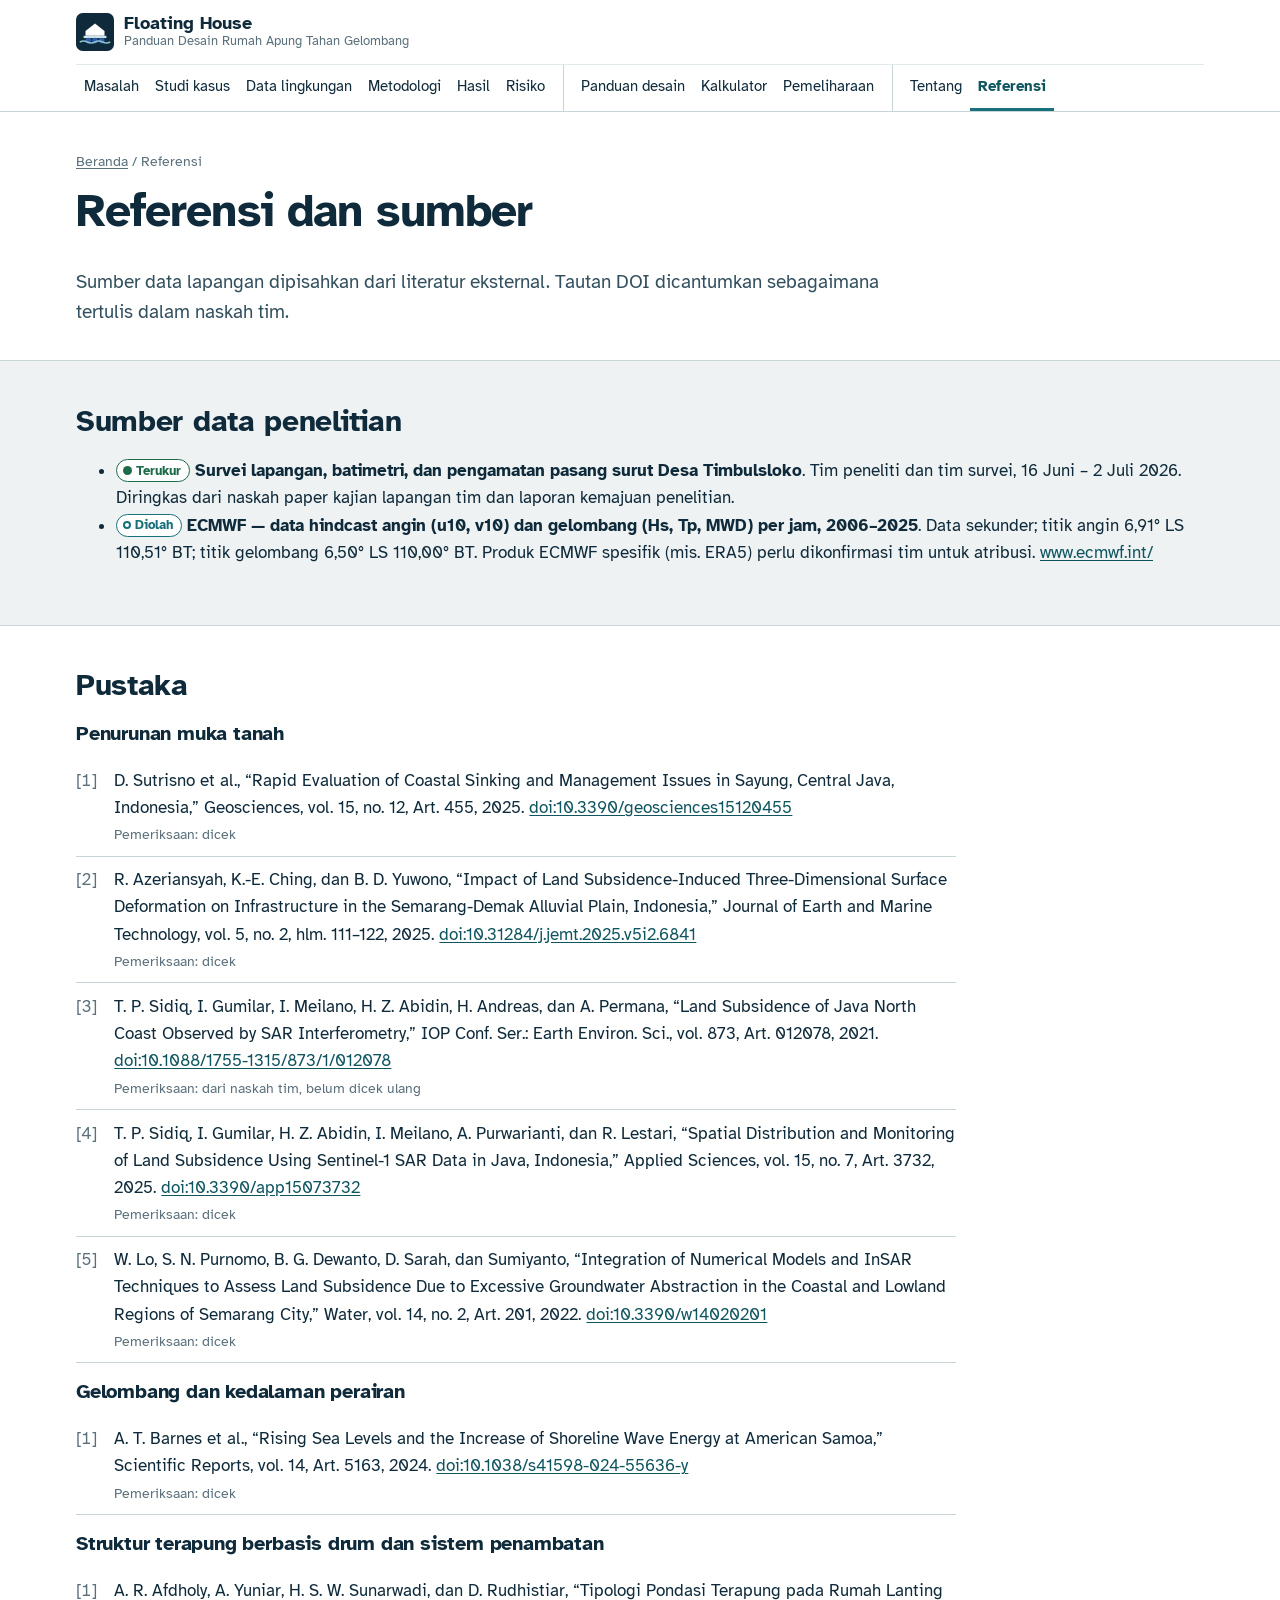
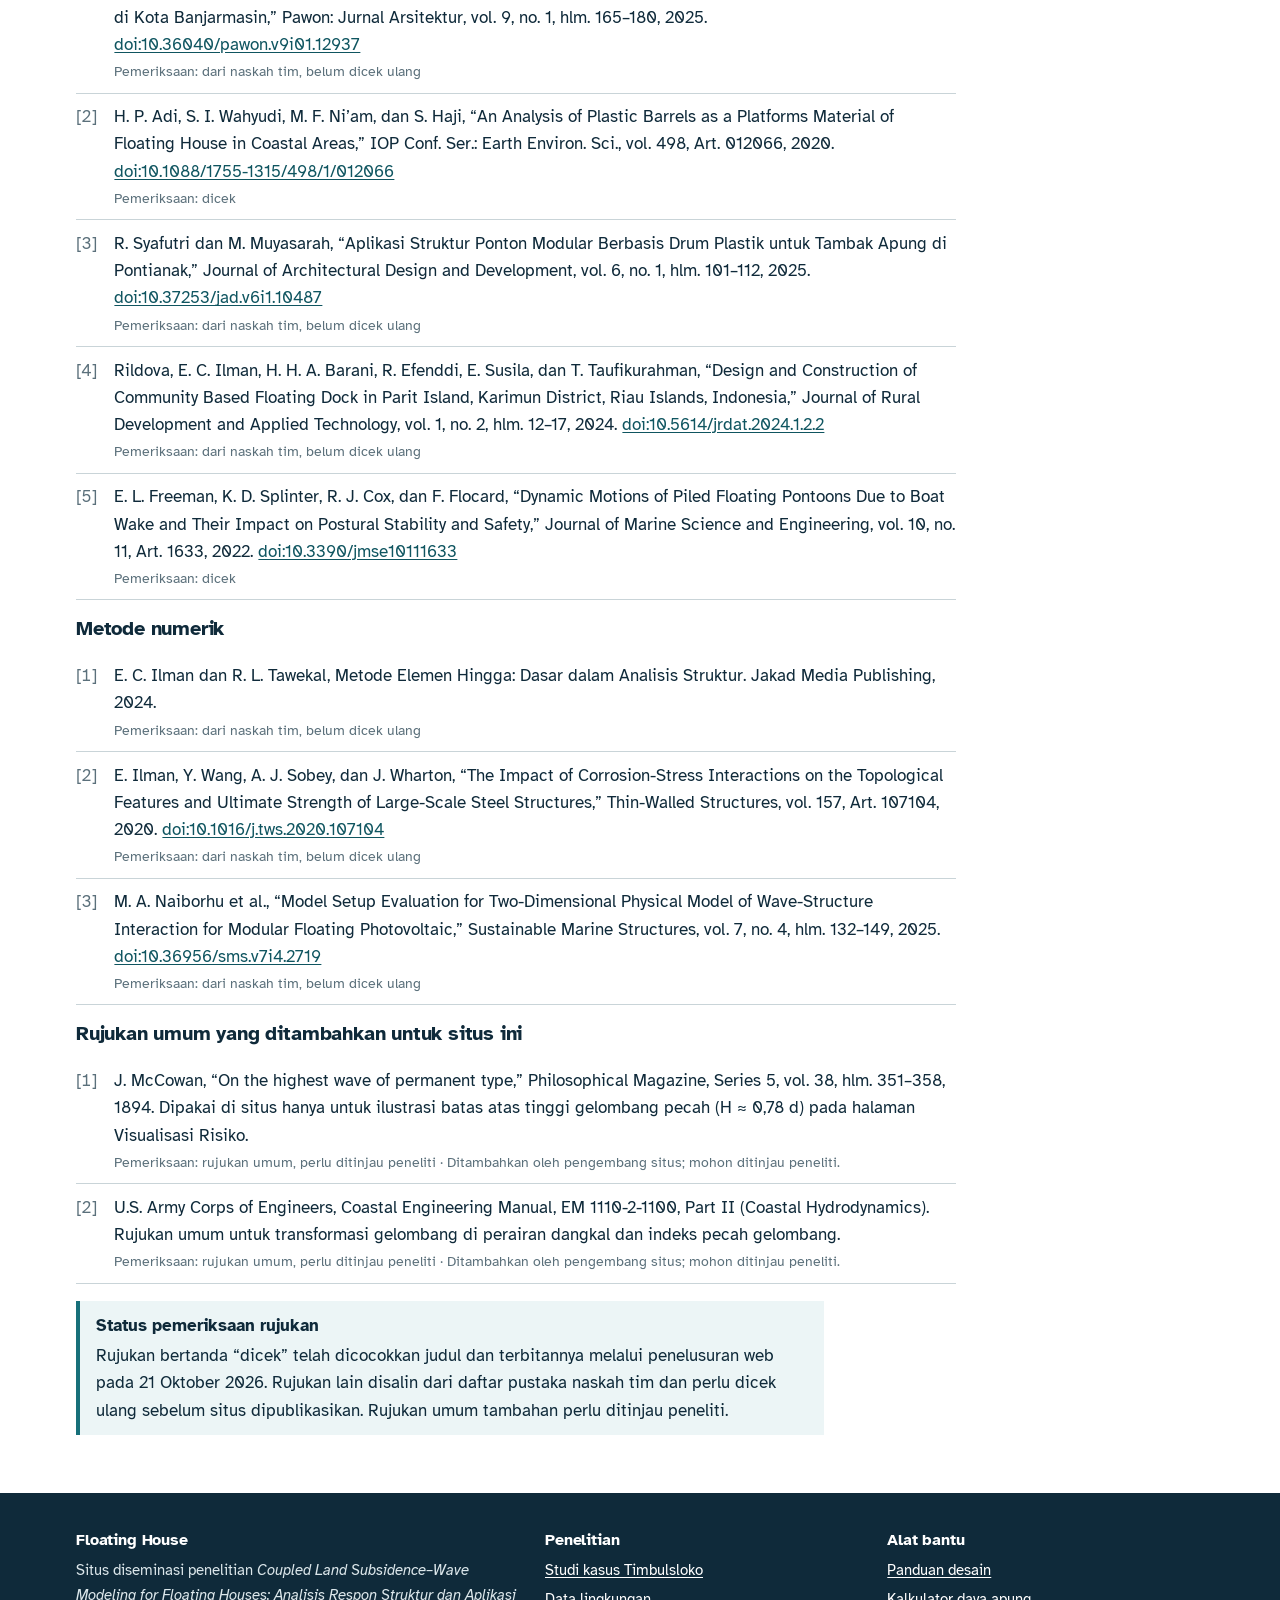
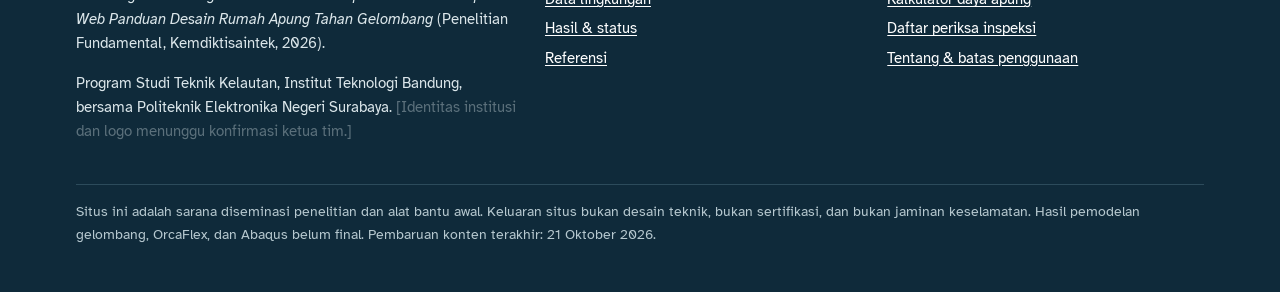
<file: referensi.html>
<!doctype html>
<html lang="id">
<head>
<meta charset="utf-8">
<meta name="viewport" content="width=device-width, initial-scale=1">
<title>Referensi — Floating House</title>
<meta name="description" content="Daftar pustaka dan sumber data penelitian rumah apung Timbulsloko.">
<meta name="theme-color" content="#0f2a3a">
<link rel="icon" href="assets/icons/favicon.svg" type="image/svg+xml">
<link rel="preconnect" href="https://fonts.googleapis.com">
<link rel="preconnect" href="https://fonts.gstatic.com" crossorigin>
<link rel="stylesheet" href="https://fonts.googleapis.com/css2?family=Atkinson+Hyperlegible:ital,wght@0,400;0,700;1,400&display=swap">
<link rel="stylesheet" href="assets/css/style.css">
<script src="assets/js/main.js" defer></script>
</head>
<body>
<a class="skip" href="#isi">Lewati ke isi</a>
<header class="site-head">
 <div class="wrap">
  <div class="head-row">
   <a class="brand" href="index.html"><svg viewBox="0 0 40 40" aria-hidden="true" focusable="false"><rect width="40" height="40" rx="7" fill="#0f2a3a"/><path d="M10 19 L20 11 L30 19 V24 H10 Z" fill="#fff"/><rect x="8" y="24" width="24" height="2.4" fill="#cfe6ea"/><circle cx="13" cy="29" r="3" fill="#2d5da8"/><circle cx="20" cy="29" r="3" fill="#2d5da8"/><circle cx="27" cy="29" r="3" fill="#2d5da8"/><path d="M4 30.5 q4 -2 8 0 t8 0 t8 0 t8 0" stroke="#8cc3cc" stroke-width="1.6" fill="none"/></svg><div><b>Floating House</b><span>Panduan Desain Rumah Apung Tahan Gelombang</span></div></a>
   <button class="nav-toggle" type="button" aria-expanded="false" aria-controls="nav-utama">Menu</button>
  </div>
  <nav class="site-nav" id="nav-utama" aria-label="Navigasi utama"><div class="nav-inner"><div class="nav-group"><p class="nav-group-label">Penelitian</p><ul><li><a href="mengenal.html">Masalah</a></li><li><a href="studi-kasus.html">Studi kasus</a></li><li><a href="data-lingkungan.html">Data lingkungan</a></li><li><a href="metodologi.html">Metodologi</a></li><li><a href="hasil-penelitian.html">Hasil</a></li><li><a href="risiko.html">Risiko</a></li></ul></div><div class="nav-group"><p class="nav-group-label">Panduan</p><ul><li><a href="panduan-desain.html">Panduan desain</a></li><li><a href="kalkulator.html">Kalkulator</a></li><li><a href="pemeliharaan.html">Pemeliharaan</a></li></ul></div><div class="nav-group"><p class="nav-group-label">Info</p><ul><li><a href="tentang.html">Tentang</a></li><li><a href="referensi.html" aria-current="page">Referensi</a></li></ul></div></div></nav>
 </div>
</header>
<main id="isi">
<section class="page-head"><div class="wrap"><p class="crumb"><a href="index.html">Beranda</a> / Referensi</p><h1>Referensi dan sumber</h1><p class="lead">Sumber data lapangan dipisahkan dari literatur eksternal. Tautan DOI dicantumkan sebagaimana tertulis dalam naskah tim.</p></div></section>
<section class="section">
 <div class="wrap">
  <h2>Sumber data penelitian</h2>
  <div data-render="data-sumber"><ul><li>Survei lapangan, batimetri, dan pasang surut Desa Timbulsloko, Juni–Juli 2026 (tim peneliti dan tim survei).</li><li>ECMWF — data hindcast angin dan gelombang per jam, 2006–2025.</li></ul></div>
 </div>
</section>
<section class="section alt">
 <div class="wrap">
  <h2>Pustaka</h2>
  <div id="ref-root" data-render="referensi"><h3>Penurunan muka tanah</h3><ol class="ref-list"><li id="sutrisno2025">D. Sutrisno et al., “Rapid Evaluation of Coastal Sinking and Management Issues in Sayung, Central Java, Indonesia,” Geosciences, vol. 15, no. 12, Art. 455, 2025. <a href="https://doi.org/10.3390/geosciences15120455" rel="noopener">doi:10.3390/geosciences15120455</a></li><li id="azeriansyah2025">R. Azeriansyah, K.-E. Ching, dan B. D. Yuwono, “Impact of Land Subsidence-Induced Three-Dimensional Surface Deformation on Infrastructure in the Semarang-Demak Alluvial Plain, Indonesia,” Journal of Earth and Marine Technology, vol. 5, no. 2, hlm. 111–122, 2025. <a href="https://doi.org/10.31284/j.jemt.2025.v5i2.6841" rel="noopener">doi:10.31284/j.jemt.2025.v5i2.6841</a></li><li id="sidiq2021">T. P. Sidiq, I. Gumilar, I. Meilano, H. Z. Abidin, H. Andreas, dan A. Permana, “Land Subsidence of Java North Coast Observed by SAR Interferometry,” IOP Conf. Ser.: Earth Environ. Sci., vol. 873, Art. 012078, 2021. <a href="https://doi.org/10.1088/1755-1315/873/1/012078" rel="noopener">doi:10.1088/1755-1315/873/1/012078</a></li><li id="sidiq2025">T. P. Sidiq, I. Gumilar, H. Z. Abidin, I. Meilano, A. Purwarianti, dan R. Lestari, “Spatial Distribution and Monitoring of Land Subsidence Using Sentinel-1 SAR Data in Java, Indonesia,” Applied Sciences, vol. 15, no. 7, Art. 3732, 2025. <a href="https://doi.org/10.3390/app15073732" rel="noopener">doi:10.3390/app15073732</a></li><li id="lo2022">W. Lo, S. N. Purnomo, B. G. Dewanto, D. Sarah, dan Sumiyanto, “Integration of Numerical Models and InSAR Techniques to Assess Land Subsidence Due to Excessive Groundwater Abstraction in the Coastal and Lowland Regions of Semarang City,” Water, vol. 14, no. 2, Art. 201, 2022. <a href="https://doi.org/10.3390/w14020201" rel="noopener">doi:10.3390/w14020201</a></li></ol><h3>Gelombang dan kedalaman perairan</h3><ol class="ref-list"><li id="barnes2024">A. T. Barnes et al., “Rising Sea Levels and the Increase of Shoreline Wave Energy at American Samoa,” Scientific Reports, vol. 14, Art. 5163, 2024. <a href="https://doi.org/10.1038/s41598-024-55636-y" rel="noopener">doi:10.1038/s41598-024-55636-y</a></li></ol><h3>Struktur terapung berbasis drum dan sistem penambatan</h3><ol class="ref-list"><li id="afdholy2025">A. R. Afdholy, A. Yuniar, H. S. W. Sunarwadi, dan D. Rudhistiar, “Tipologi Pondasi Terapung pada Rumah Lanting di Kota Banjarmasin,” Pawon: Jurnal Arsitektur, vol. 9, no. 1, hlm. 165–180, 2025. <a href="https://doi.org/10.36040/pawon.v9i01.12937" rel="noopener">doi:10.36040/pawon.v9i01.12937</a></li><li id="adi2020">H. P. Adi, S. I. Wahyudi, M. F. Ni’am, dan S. Haji, “An Analysis of Plastic Barrels as a Platforms Material of Floating House in Coastal Areas,” IOP Conf. Ser.: Earth Environ. Sci., vol. 498, Art. 012066, 2020. <a href="https://doi.org/10.1088/1755-1315/498/1/012066" rel="noopener">doi:10.1088/1755-1315/498/1/012066</a></li><li id="syafutri2025">R. Syafutri dan M. Muyasarah, “Aplikasi Struktur Ponton Modular Berbasis Drum Plastik untuk Tambak Apung di Pontianak,” Journal of Architectural Design and Development, vol. 6, no. 1, hlm. 101–112, 2025. <a href="https://doi.org/10.37253/jad.v6i1.10487" rel="noopener">doi:10.37253/jad.v6i1.10487</a></li><li id="rildova2024">Rildova, E. C. Ilman, H. H. A. Barani, R. Efenddi, E. Susila, dan T. Taufikurahman, “Design and Construction of Community Based Floating Dock in Parit Island, Karimun District, Riau Islands, Indonesia,” Journal of Rural Development and Applied Technology, vol. 1, no. 2, hlm. 12–17, 2024. <a href="https://doi.org/10.5614/jrdat.2024.1.2.2" rel="noopener">doi:10.5614/jrdat.2024.1.2.2</a></li><li id="freeman2022">E. L. Freeman, K. D. Splinter, R. J. Cox, dan F. Flocard, “Dynamic Motions of Piled Floating Pontoons Due to Boat Wake and Their Impact on Postural Stability and Safety,” Journal of Marine Science and Engineering, vol. 10, no. 11, Art. 1633, 2022. <a href="https://doi.org/10.3390/jmse10111633" rel="noopener">doi:10.3390/jmse10111633</a></li></ol><h3>Metode numerik</h3><ol class="ref-list"><li id="ilman2024">E. C. Ilman dan R. L. Tawekal, Metode Elemen Hingga: Dasar dalam Analisis Struktur. Jakad Media Publishing, 2024.</li><li id="ilman2020">E. Ilman, Y. Wang, A. J. Sobey, dan J. Wharton, “The Impact of Corrosion-Stress Interactions on the Topological Features and Ultimate Strength of Large-Scale Steel Structures,” Thin-Walled Structures, vol. 157, Art. 107104, 2020. <a href="https://doi.org/10.1016/j.tws.2020.107104" rel="noopener">doi:10.1016/j.tws.2020.107104</a></li><li id="naiborhu2025">M. A. Naiborhu et al., “Model Setup Evaluation for Two-Dimensional Physical Model of Wave-Structure Interaction for Modular Floating Photovoltaic,” Sustainable Marine Structures, vol. 7, no. 4, hlm. 132–149, 2025. <a href="https://doi.org/10.36956/sms.v7i4.2719" rel="noopener">doi:10.36956/sms.v7i4.2719</a></li></ol><h3>Rujukan umum yang ditambahkan untuk situs ini</h3><ol class="ref-list"><li id="mccowan1894">J. McCowan, “On the highest wave of permanent type,” Philosophical Magazine, Series 5, vol. 38, hlm. 351–358, 1894. Dipakai di situs hanya untuk ilustrasi batas atas tinggi gelombang pecah (H ≈ 0,78 d) pada halaman Visualisasi Risiko.</li><li id="usace-cem">U.S. Army Corps of Engineers, Coastal Engineering Manual, EM 1110-2-1100, Part II (Coastal Hydrodynamics). Rujukan umum untuk transformasi gelombang di perairan dangkal dan indeks pecah gelombang.</li></ol></div>
  <div class="note info"><b>Status pemeriksaan rujukan</b>Rujukan bertanda “dicek” telah dicocokkan judul dan terbitannya melalui penelusuran web pada 21 Oktober 2026. Rujukan lain disalin dari daftar pustaka naskah tim dan perlu dicek ulang sebelum situs dipublikasikan. Rujukan umum tambahan perlu ditinjau peneliti.</div>
 </div>
</section>

</main>
<footer class="site-foot">
 <div class="wrap">
  <div class="foot-grid">
   <div>
    <h2>Floating House</h2>
    <p>Situs diseminasi penelitian <i>Coupled Land Subsidence–Wave Modeling for Floating Houses: Analisis Respon Struktur dan Aplikasi Web Panduan Desain Rumah Apung Tahan Gelombang</i> (Penelitian Fundamental, Kemdiktisaintek, 2026).</p>
    <p>Program Studi Teknik Kelautan, Institut Teknologi Bandung, bersama Politeknik Elektronika Negeri Surabaya. <span class="muted">[Identitas institusi dan logo menunggu konfirmasi ketua tim.]</span></p>
   </div>
   <div>
    <h2>Penelitian</h2>
    <ul><li><a href="studi-kasus.html">Studi kasus Timbulsloko</a></li><li><a href="data-lingkungan.html">Data lingkungan</a></li><li><a href="hasil-penelitian.html">Hasil &amp; status</a></li><li><a href="referensi.html">Referensi</a></li></ul>
   </div>
   <div>
    <h2>Alat bantu</h2>
    <ul><li><a href="panduan-desain.html">Panduan desain</a></li><li><a href="kalkulator.html">Kalkulator daya apung</a></li><li><a href="pemeliharaan.html">Daftar periksa inspeksi</a></li><li><a href="tentang.html">Tentang &amp; batas penggunaan</a></li></ul>
   </div>
  </div>
  <p class="foot-note">Situs ini adalah sarana diseminasi penelitian dan alat bantu awal. Keluaran situs bukan desain teknik, bukan sertifikasi, dan bukan jaminan keselamatan. Hasil pemodelan gelombang, OrcaFlex, dan Abaqus belum final. Pembaruan konten terakhir: 21 Oktober 2026.</p>
 </div>
</footer>
</body>
</html>
</file>
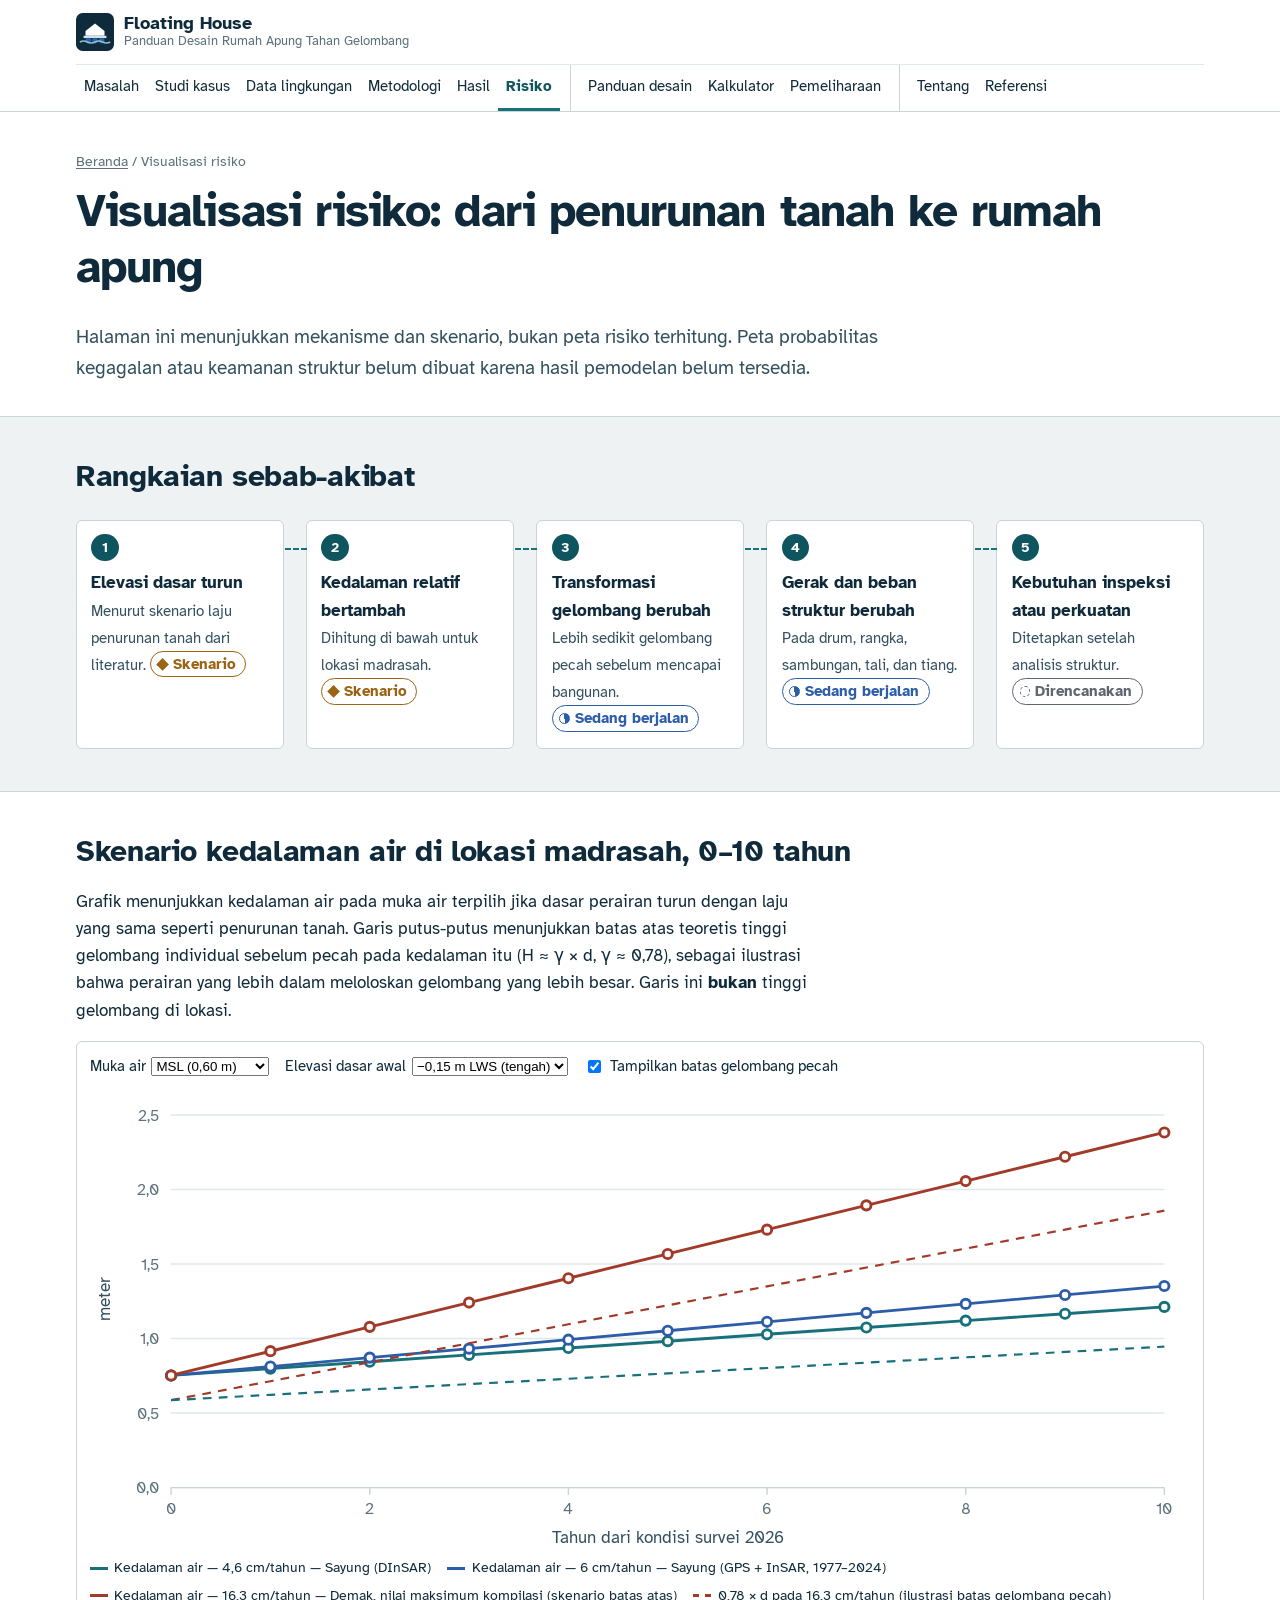
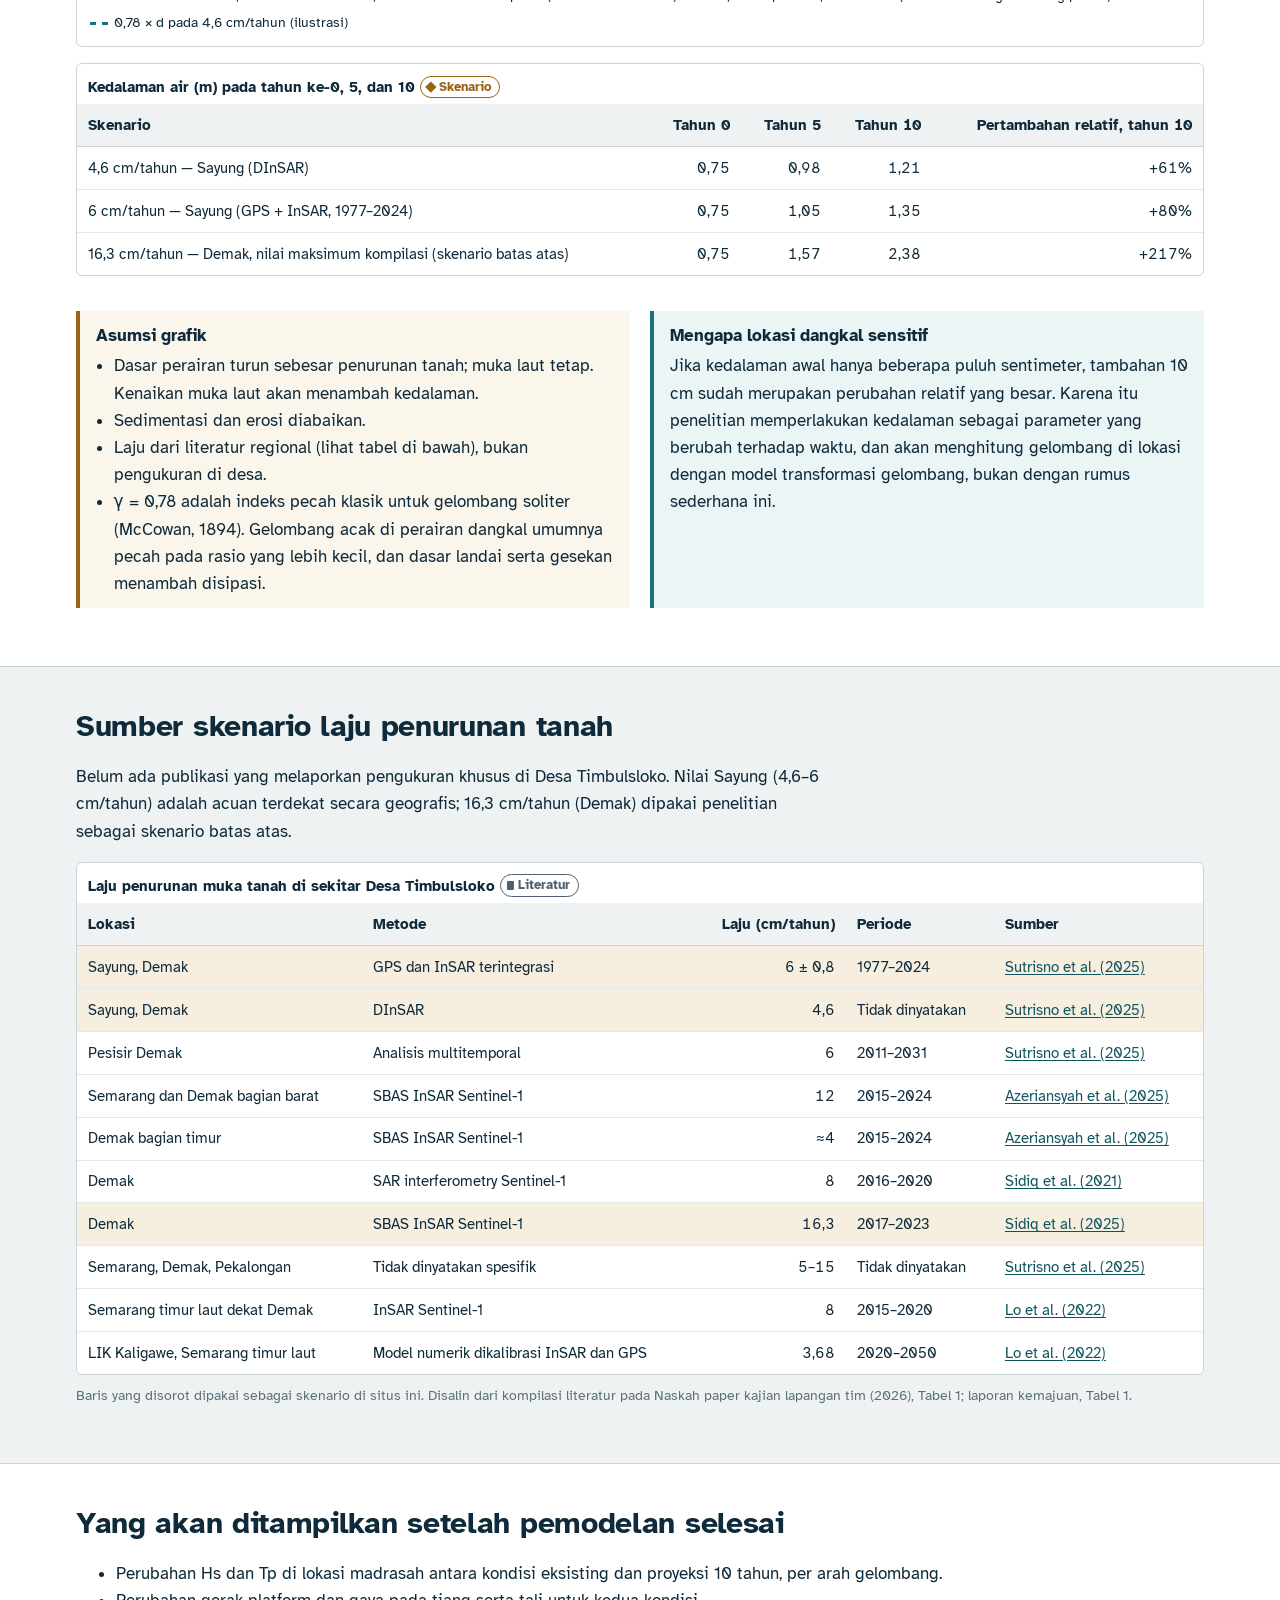
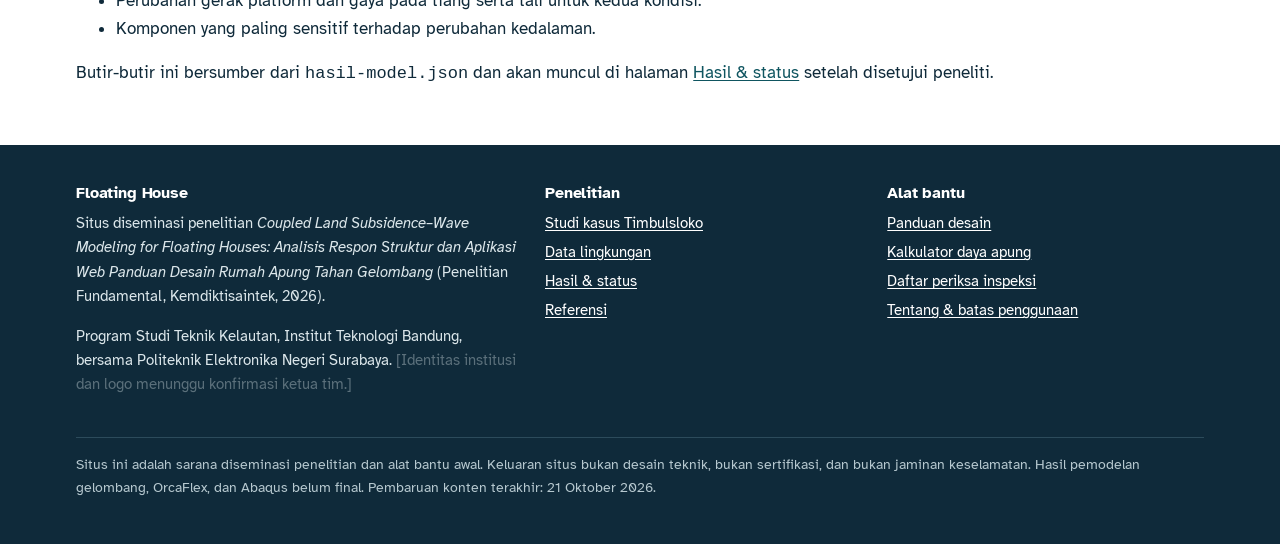
<file: risiko.html>
<!doctype html>
<html lang="id">
<head>
<meta charset="utf-8">
<meta name="viewport" content="width=device-width, initial-scale=1">
<title>Visualisasi risiko — Floating House</title>
<meta name="description" content="Skenario perubahan kedalaman air di lokasi Madrasah Apung akibat penurunan tanah dan rangkaian mekanismenya terhadap gelombang dan struktur.">
<meta name="theme-color" content="#0f2a3a">
<link rel="icon" href="assets/icons/favicon.svg" type="image/svg+xml">
<link rel="preconnect" href="https://fonts.googleapis.com">
<link rel="preconnect" href="https://fonts.gstatic.com" crossorigin>
<link rel="stylesheet" href="https://fonts.googleapis.com/css2?family=Atkinson+Hyperlegible:ital,wght@0,400;0,700;1,400&display=swap">
<link rel="stylesheet" href="assets/css/style.css">
<script src="assets/js/main.js" defer></script>
<script src="assets/js/visualisasi.js" defer></script>
</head>
<body>
<a class="skip" href="#isi">Lewati ke isi</a>
<header class="site-head">
 <div class="wrap">
  <div class="head-row">
   <a class="brand" href="index.html"><svg viewBox="0 0 40 40" aria-hidden="true" focusable="false"><rect width="40" height="40" rx="7" fill="#0f2a3a"/><path d="M10 19 L20 11 L30 19 V24 H10 Z" fill="#fff"/><rect x="8" y="24" width="24" height="2.4" fill="#cfe6ea"/><circle cx="13" cy="29" r="3" fill="#2d5da8"/><circle cx="20" cy="29" r="3" fill="#2d5da8"/><circle cx="27" cy="29" r="3" fill="#2d5da8"/><path d="M4 30.5 q4 -2 8 0 t8 0 t8 0 t8 0" stroke="#8cc3cc" stroke-width="1.6" fill="none"/></svg><div><b>Floating House</b><span>Panduan Desain Rumah Apung Tahan Gelombang</span></div></a>
   <button class="nav-toggle" type="button" aria-expanded="false" aria-controls="nav-utama">Menu</button>
  </div>
  <nav class="site-nav" id="nav-utama" aria-label="Navigasi utama"><div class="nav-inner"><div class="nav-group"><p class="nav-group-label">Penelitian</p><ul><li><a href="mengenal.html">Masalah</a></li><li><a href="studi-kasus.html">Studi kasus</a></li><li><a href="data-lingkungan.html">Data lingkungan</a></li><li><a href="metodologi.html">Metodologi</a></li><li><a href="hasil-penelitian.html">Hasil</a></li><li><a href="risiko.html" aria-current="page">Risiko</a></li></ul></div><div class="nav-group"><p class="nav-group-label">Panduan</p><ul><li><a href="panduan-desain.html">Panduan desain</a></li><li><a href="kalkulator.html">Kalkulator</a></li><li><a href="pemeliharaan.html">Pemeliharaan</a></li></ul></div><div class="nav-group"><p class="nav-group-label">Info</p><ul><li><a href="tentang.html">Tentang</a></li><li><a href="referensi.html">Referensi</a></li></ul></div></div></nav>
 </div>
</header>
<main id="isi">
<section class="page-head"><div class="wrap"><p class="crumb"><a href="index.html">Beranda</a> / Visualisasi risiko</p><h1>Visualisasi risiko: dari penurunan tanah ke rumah apung</h1><p class="lead">Halaman ini menunjukkan mekanisme dan skenario, bukan peta risiko terhitung. Peta probabilitas kegagalan atau keamanan struktur belum dibuat karena hasil pemodelan belum tersedia.</p></div></section>
<section class="section">
 <div class="wrap">
  <div class="section-intro"><h2>Rangkaian sebab-akibat</h2></div>
  <ol class="chain h">
   <li><b>Elevasi dasar turun</b><span>Menurut skenario laju penurunan tanah dari literatur. <span class="badge scenario" title="Status: Skenario">Skenario</span></span></li>
   <li><b>Kedalaman relatif bertambah</b><span>Dihitung di bawah untuk lokasi madrasah. <span class="badge scenario" title="Status: Skenario">Skenario</span></span></li>
   <li><b>Transformasi gelombang berubah</b><span>Lebih sedikit gelombang pecah sebelum mencapai bangunan. <span class="badge in_progress" title="Status: Sedang berjalan">Sedang berjalan</span></span></li>
   <li><b>Gerak dan beban struktur berubah</b><span>Pada drum, rangka, sambungan, tali, dan tiang. <span class="badge in_progress" title="Status: Sedang berjalan">Sedang berjalan</span></span></li>
   <li><b>Kebutuhan inspeksi atau perkuatan</b><span>Ditetapkan setelah analisis struktur. <span class="badge planned" title="Status: Direncanakan">Direncanakan</span></span></li>
  </ol>
 </div>
</section>

<section class="section alt">
 <div class="wrap">
  <h2>Skenario kedalaman air di lokasi madrasah, 0–10 tahun</h2>
  <p class="prose">Grafik menunjukkan kedalaman air pada muka air terpilih jika dasar perairan turun dengan laju yang sama seperti penurunan tanah. Garis putus-putus menunjukkan batas atas teoretis tinggi gelombang individual sebelum pecah pada kedalaman itu (H ≈ γ × d, γ ≈ 0,78), sebagai ilustrasi bahwa perairan yang lebih dalam meloloskan gelombang yang lebih besar. Garis ini <strong>bukan</strong> tinggi gelombang di lokasi.</p>
  <div class="chart">
   <div class="chart-controls no-print">
    <label>Muka air <select id="rk-wl"><option value="MLWS">MLWS (0,39 m)</option><option value="MSL" selected>MSL (0,60 m)</option><option value="MHWS">MHWS (0,81 m)</option><option value="HWS">HWS (1,14 m)</option></select></label>
    <label>Elevasi dasar awal <select id="rk-bed"><option value="0.2">+0,2 m LWS</option><option value="-0.15" selected>−0,15 m LWS (tengah)</option><option value="-0.5">−0,5 m LWS</option></select></label>
    <label><input type="checkbox" id="rk-hb" checked> Tampilkan batas gelombang pecah</label>
   </div>
   <div class="chart-box" id="chart-risiko"><p class="chart-empty">Grafik skenario memerlukan JavaScript.</p></div>
   <ul class="chart-legend" id="chart-risiko-legend"></ul>
  </div>
  <div class="table-wrap" style="margin-top:1rem"><table id="tabel-risiko"><caption>Kedalaman air (m) pada tahun ke-0, 5, dan 10 <span class="badge scenario" title="Status: Skenario">Skenario</span></caption><thead><tr><th scope="col">Skenario</th><th scope="col" class="n">Tahun 0</th><th scope="col" class="n">Tahun 5</th><th scope="col" class="n">Tahun 10</th><th scope="col" class="n">Pertambahan relatif, tahun 10</th></tr></thead><tbody><tr><td colspan="5" class="muted">Tabel dihitung dari pilihan di atas.</td></tr></tbody></table></div>
  <div class="grid g2" style="margin-top:1.2rem">
   <div class="note limit"><b>Asumsi grafik</b>
    <ul style="margin:0;padding-left:1.1rem">
     <li>Dasar perairan turun sebesar penurunan tanah; muka laut tetap. Kenaikan muka laut akan menambah kedalaman.</li>
     <li>Sedimentasi dan erosi diabaikan.</li>
     <li>Laju dari literatur regional (lihat tabel di bawah), bukan pengukuran di desa.</li>
     <li>γ = 0,78 adalah indeks pecah klasik untuk gelombang soliter (McCowan, 1894). Gelombang acak di perairan dangkal umumnya pecah pada rasio yang lebih kecil, dan dasar landai serta gesekan menambah disipasi.</li>
    </ul></div>
   <div class="note info"><b>Mengapa lokasi dangkal sensitif</b>Jika kedalaman awal hanya beberapa puluh sentimeter, tambahan 10 cm sudah merupakan perubahan relatif yang besar. Karena itu penelitian memperlakukan kedalaman sebagai parameter yang berubah terhadap waktu, dan akan menghitung gelombang di lokasi dengan model transformasi gelombang, bukan dengan rumus sederhana ini.</div>
  </div>
 </div>
</section>

<section class="section">
 <div class="wrap">
  <h2>Sumber skenario laju penurunan tanah</h2>
  <p class="prose">Belum ada publikasi yang melaporkan pengukuran khusus di Desa Timbulsloko. Nilai Sayung (4,6–6 cm/tahun) adalah acuan terdekat secara geografis; 16,3 cm/tahun (Demak) dipakai penelitian sebagai skenario batas atas.</p>
  <div class="table-wrap"><table id="tabel-subsidence">
<caption>Laju penurunan muka tanah di sekitar Desa Timbulsloko <span class="badge literature" title="Status: Literatur">Literatur</span></caption>
<thead><tr><th scope="col">Lokasi</th><th scope="col">Metode</th><th scope="col" class="n">Laju (cm/tahun)</th><th scope="col">Periode</th><th scope="col">Sumber</th></tr></thead>
<tbody><tr class="hl"><td>Sayung, Demak</td><td>GPS dan InSAR terintegrasi</td><td class="n">6 ± 0,8</td><td>1977–2024</td><td><a href="referensi.html#sutrisno2025">Sutrisno et al. (2025)</a></td></tr><tr class="hl"><td>Sayung, Demak</td><td>DInSAR</td><td class="n">4,6</td><td>Tidak dinyatakan</td><td><a href="referensi.html#sutrisno2025">Sutrisno et al. (2025)</a></td></tr><tr><td>Pesisir Demak</td><td>Analisis multitemporal</td><td class="n">6</td><td>2011–2031</td><td><a href="referensi.html#sutrisno2025">Sutrisno et al. (2025)</a></td></tr><tr><td>Semarang dan Demak bagian barat</td><td>SBAS InSAR Sentinel-1</td><td class="n">12</td><td>2015–2024</td><td><a href="referensi.html#azeriansyah2025">Azeriansyah et al. (2025)</a></td></tr><tr><td>Demak bagian timur</td><td>SBAS InSAR Sentinel-1</td><td class="n">≈4</td><td>2015–2024</td><td><a href="referensi.html#azeriansyah2025">Azeriansyah et al. (2025)</a></td></tr><tr><td>Demak</td><td>SAR interferometry Sentinel-1</td><td class="n">8</td><td>2016–2020</td><td><a href="referensi.html#sidiq2021">Sidiq et al. (2021)</a></td></tr><tr class="hl"><td>Demak</td><td>SBAS InSAR Sentinel-1</td><td class="n">16,3</td><td>2017–2023</td><td><a href="referensi.html#sidiq2025">Sidiq et al. (2025)</a></td></tr><tr><td>Semarang, Demak, Pekalongan</td><td>Tidak dinyatakan spesifik</td><td class="n">5–15</td><td>Tidak dinyatakan</td><td><a href="referensi.html#sutrisno2025">Sutrisno et al. (2025)</a></td></tr><tr><td>Semarang timur laut dekat Demak</td><td>InSAR Sentinel-1</td><td class="n">8</td><td>2015–2020</td><td><a href="referensi.html#lo2022">Lo et al. (2022)</a></td></tr><tr><td>LIK Kaligawe, Semarang timur laut</td><td>Model numerik dikalibrasi InSAR dan GPS</td><td class="n">3,68</td><td>2020–2050</td><td><a href="referensi.html#lo2022">Lo et al. (2022)</a></td></tr></tbody></table></div>
  <p class="source">Baris yang disorot dipakai sebagai skenario di situs ini. Disalin dari kompilasi literatur pada Naskah paper kajian lapangan tim (2026), Tabel 1; laporan kemajuan, Tabel 1.</p>
 </div>
</section>

<section class="section alt">
 <div class="wrap prose">
  <h2>Yang akan ditampilkan setelah pemodelan selesai</h2>
  <ul>
   <li>Perubahan Hs dan Tp di lokasi madrasah antara kondisi eksisting dan proyeksi 10 tahun, per arah gelombang.</li>
   <li>Perubahan gerak platform dan gaya pada tiang serta tali untuk kedua kondisi.</li>
   <li>Komponen yang paling sensitif terhadap perubahan kedalaman.</li>
  </ul>
  <p>Butir-butir ini bersumber dari <code>hasil-model.json</code> dan akan muncul di halaman <a href="hasil-penelitian.html">Hasil &amp; status</a> setelah disetujui peneliti.</p>
 </div>
</section>

</main>
<footer class="site-foot">
 <div class="wrap">
  <div class="foot-grid">
   <div>
    <h2>Floating House</h2>
    <p>Situs diseminasi penelitian <i>Coupled Land Subsidence–Wave Modeling for Floating Houses: Analisis Respon Struktur dan Aplikasi Web Panduan Desain Rumah Apung Tahan Gelombang</i> (Penelitian Fundamental, Kemdiktisaintek, 2026).</p>
    <p>Program Studi Teknik Kelautan, Institut Teknologi Bandung, bersama Politeknik Elektronika Negeri Surabaya. <span class="muted">[Identitas institusi dan logo menunggu konfirmasi ketua tim.]</span></p>
   </div>
   <div>
    <h2>Penelitian</h2>
    <ul><li><a href="studi-kasus.html">Studi kasus Timbulsloko</a></li><li><a href="data-lingkungan.html">Data lingkungan</a></li><li><a href="hasil-penelitian.html">Hasil &amp; status</a></li><li><a href="referensi.html">Referensi</a></li></ul>
   </div>
   <div>
    <h2>Alat bantu</h2>
    <ul><li><a href="panduan-desain.html">Panduan desain</a></li><li><a href="kalkulator.html">Kalkulator daya apung</a></li><li><a href="pemeliharaan.html">Daftar periksa inspeksi</a></li><li><a href="tentang.html">Tentang &amp; batas penggunaan</a></li></ul>
   </div>
  </div>
  <p class="foot-note">Situs ini adalah sarana diseminasi penelitian dan alat bantu awal. Keluaran situs bukan desain teknik, bukan sertifikasi, dan bukan jaminan keselamatan. Hasil pemodelan gelombang, OrcaFlex, dan Abaqus belum final. Pembaruan konten terakhir: 21 Oktober 2026.</p>
 </div>
</footer>
</body>
</html>
</file>
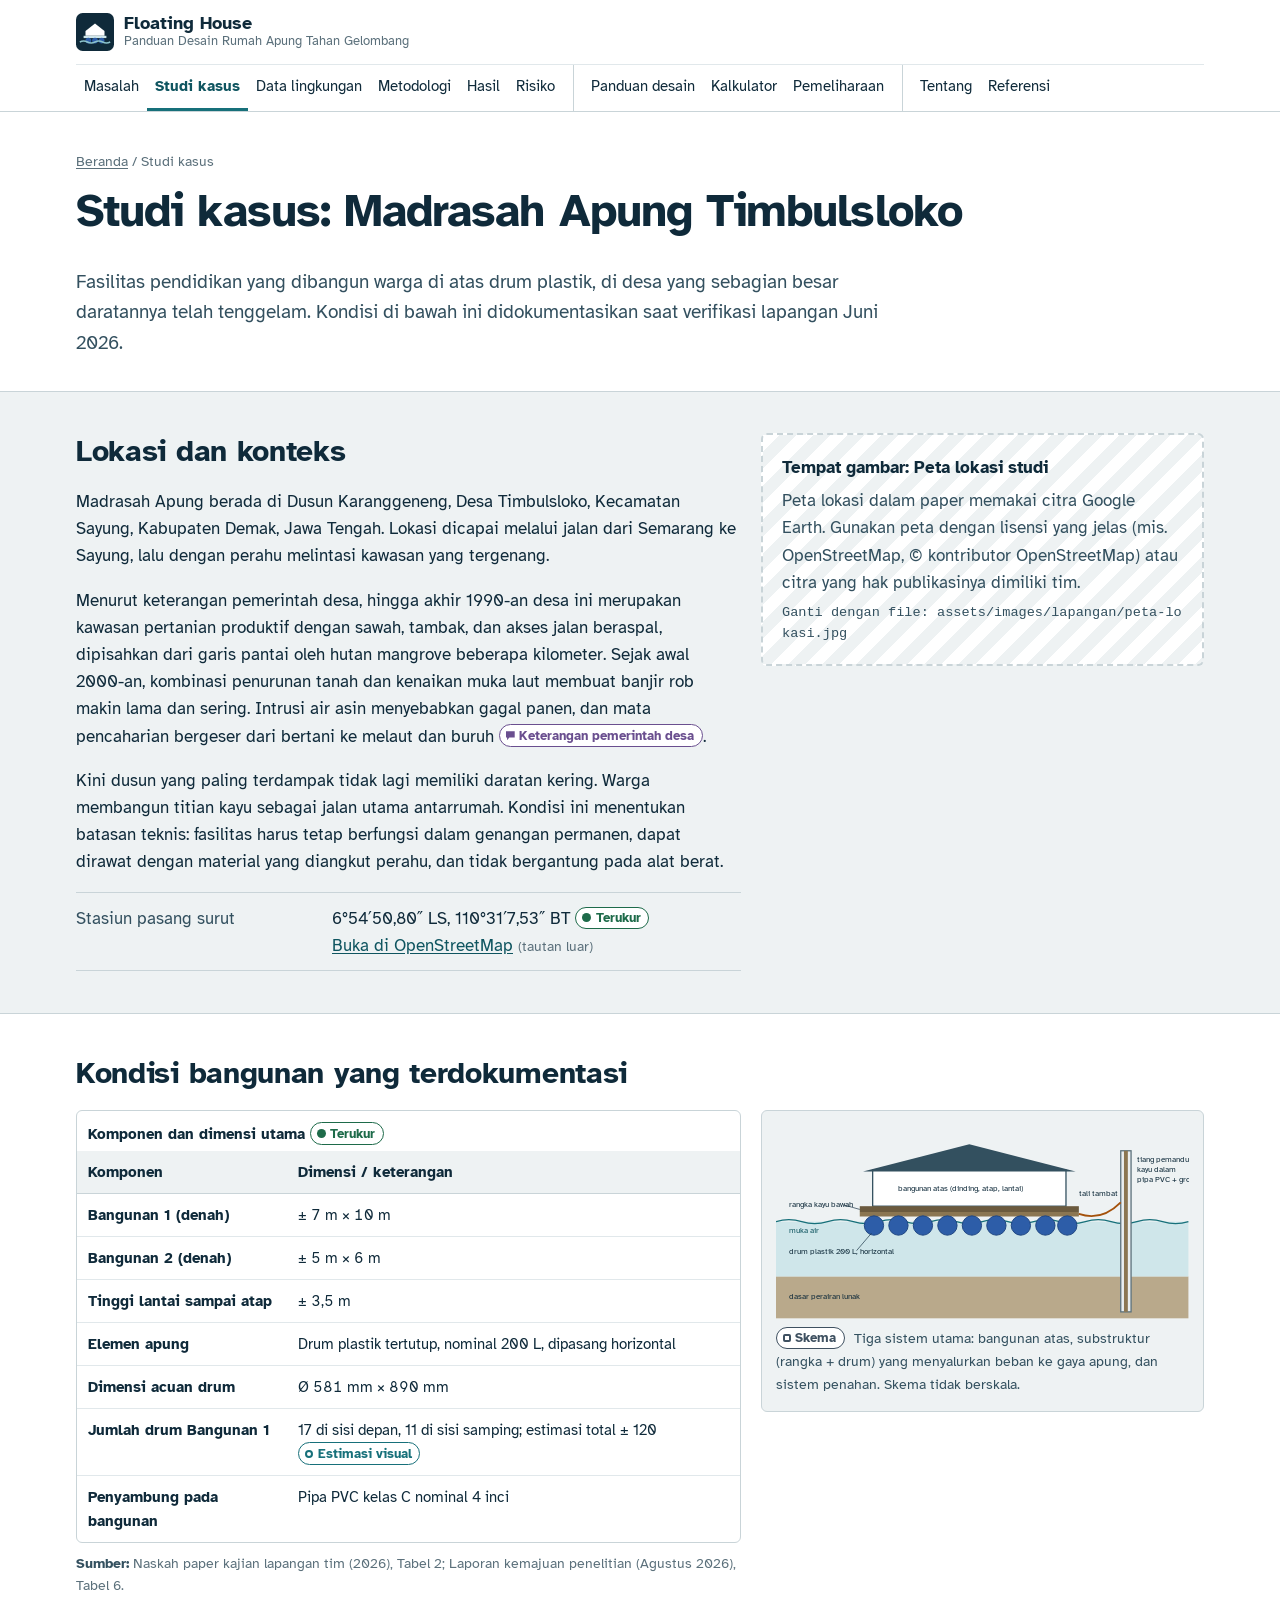
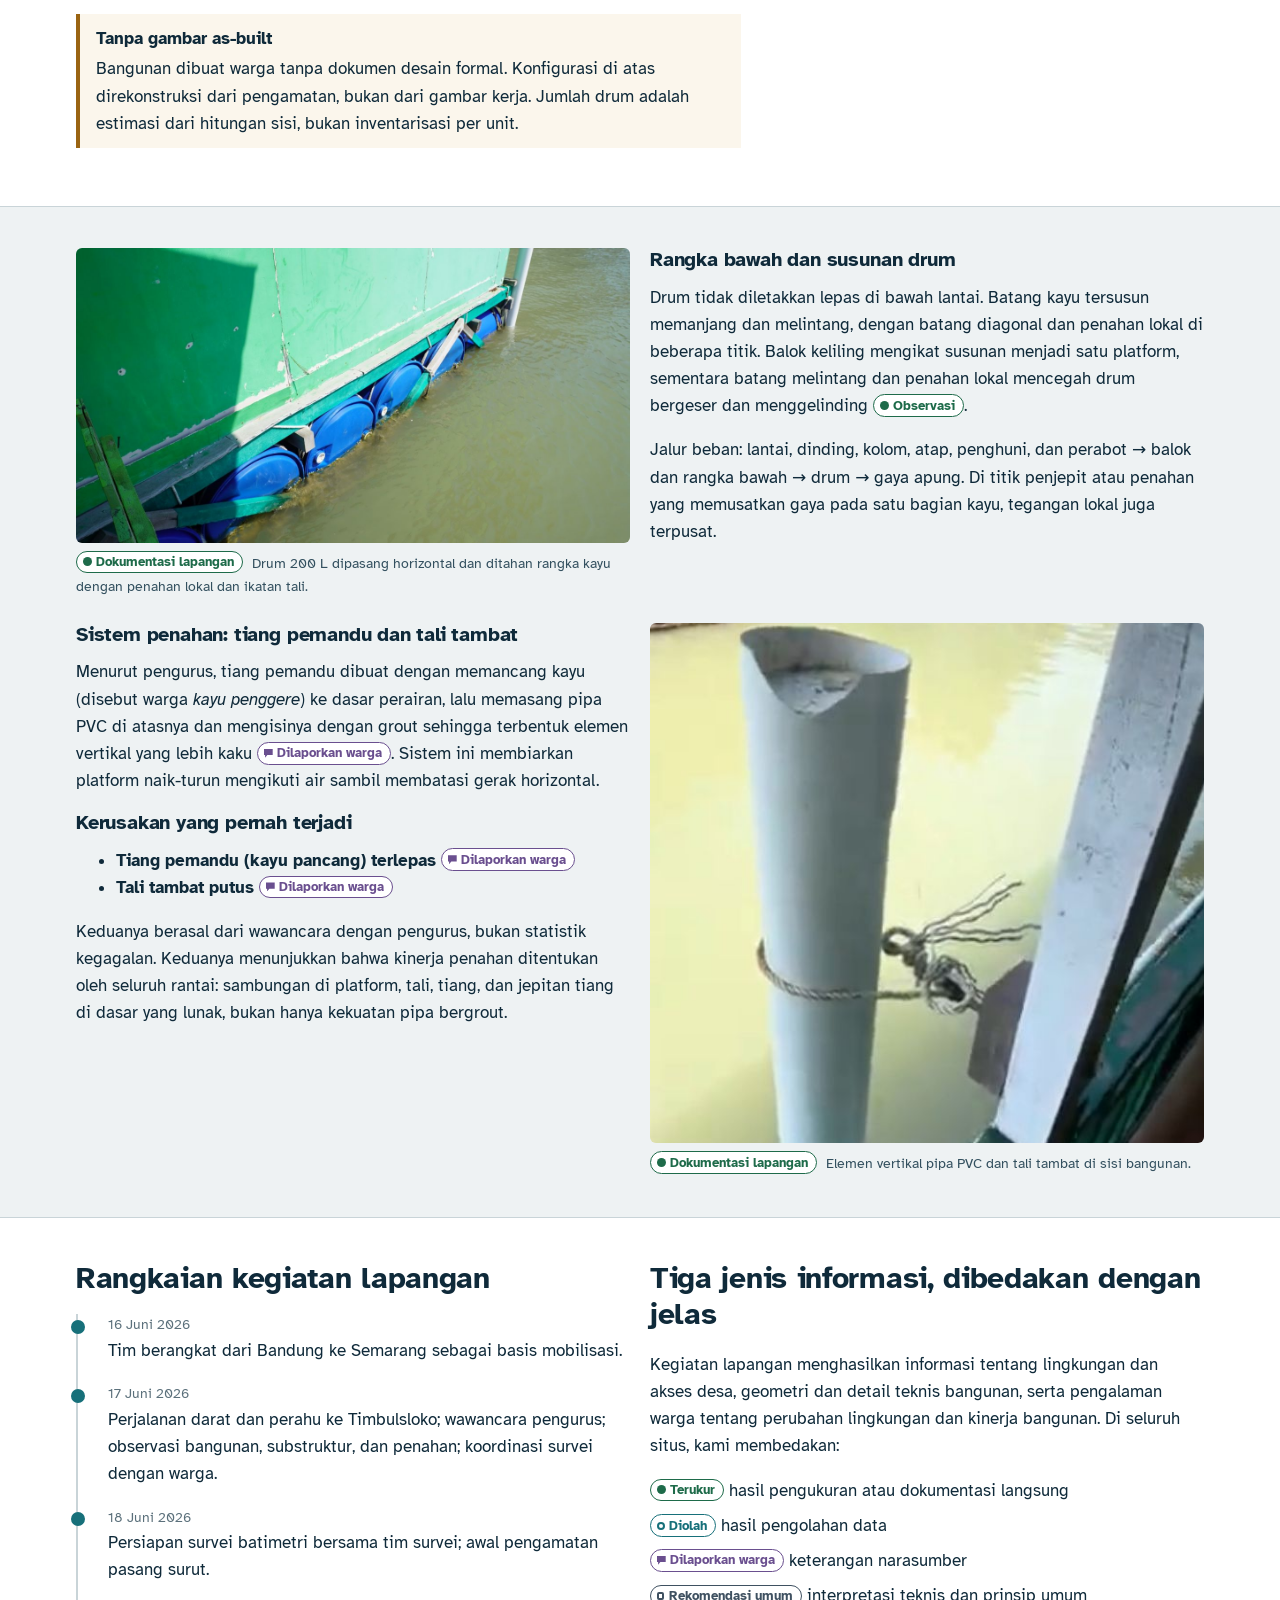
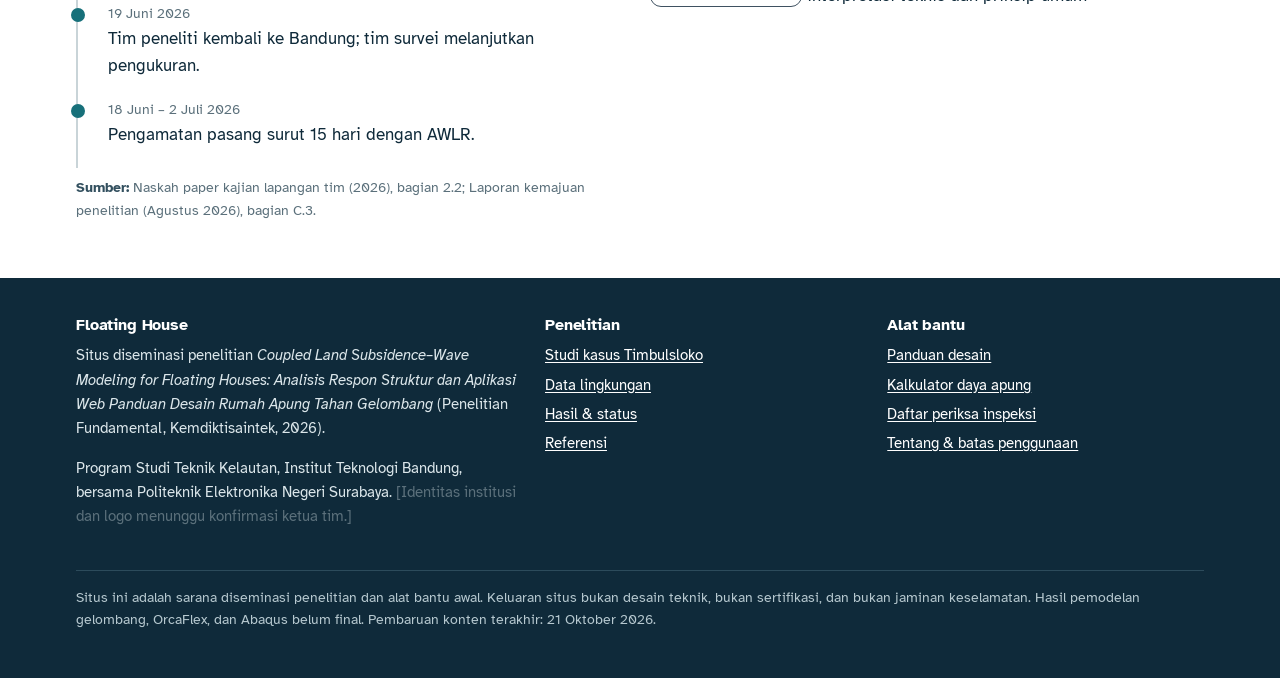
<file: studi-kasus.html>
<!doctype html>
<html lang="id">
<head>
<meta charset="utf-8">
<meta name="viewport" content="width=device-width, initial-scale=1">
<title>Studi kasus Timbulsloko — Floating House</title>
<meta name="description" content="Kondisi aktual Madrasah Apung Timbulsloko, Demak: geometri, susunan drum, rangka, sistem tiang pemandu dan tali tambat, serta kerusakan yang dilaporkan.">
<meta name="theme-color" content="#0f2a3a">
<link rel="icon" href="assets/icons/favicon.svg" type="image/svg+xml">
<link rel="preconnect" href="https://fonts.googleapis.com">
<link rel="preconnect" href="https://fonts.gstatic.com" crossorigin>
<link rel="stylesheet" href="https://fonts.googleapis.com/css2?family=Atkinson+Hyperlegible:ital,wght@0,400;0,700;1,400&display=swap">
<link rel="stylesheet" href="assets/css/style.css">
<script src="assets/js/main.js" defer></script>
</head>
<body>
<a class="skip" href="#isi">Lewati ke isi</a>
<header class="site-head">
 <div class="wrap">
  <div class="head-row">
   <a class="brand" href="index.html"><svg viewBox="0 0 40 40" aria-hidden="true" focusable="false"><rect width="40" height="40" rx="7" fill="#0f2a3a"/><path d="M10 19 L20 11 L30 19 V24 H10 Z" fill="#fff"/><rect x="8" y="24" width="24" height="2.4" fill="#cfe6ea"/><circle cx="13" cy="29" r="3" fill="#2d5da8"/><circle cx="20" cy="29" r="3" fill="#2d5da8"/><circle cx="27" cy="29" r="3" fill="#2d5da8"/><path d="M4 30.5 q4 -2 8 0 t8 0 t8 0 t8 0" stroke="#8cc3cc" stroke-width="1.6" fill="none"/></svg><div><b>Floating House</b><span>Panduan Desain Rumah Apung Tahan Gelombang</span></div></a>
   <button class="nav-toggle" type="button" aria-expanded="false" aria-controls="nav-utama">Menu</button>
  </div>
  <nav class="site-nav" id="nav-utama" aria-label="Navigasi utama"><div class="nav-inner"><div class="nav-group"><p class="nav-group-label">Penelitian</p><ul><li><a href="mengenal.html">Masalah</a></li><li><a href="studi-kasus.html" aria-current="page">Studi kasus</a></li><li><a href="data-lingkungan.html">Data lingkungan</a></li><li><a href="metodologi.html">Metodologi</a></li><li><a href="hasil-penelitian.html">Hasil</a></li><li><a href="risiko.html">Risiko</a></li></ul></div><div class="nav-group"><p class="nav-group-label">Panduan</p><ul><li><a href="panduan-desain.html">Panduan desain</a></li><li><a href="kalkulator.html">Kalkulator</a></li><li><a href="pemeliharaan.html">Pemeliharaan</a></li></ul></div><div class="nav-group"><p class="nav-group-label">Info</p><ul><li><a href="tentang.html">Tentang</a></li><li><a href="referensi.html">Referensi</a></li></ul></div></div></nav>
 </div>
</header>
<main id="isi">
<section class="page-head"><div class="wrap"><p class="crumb"><a href="index.html">Beranda</a> / Studi kasus</p><h1>Studi kasus: Madrasah Apung Timbulsloko</h1><p class="lead">Fasilitas pendidikan yang dibangun warga di atas drum plastik, di desa yang sebagian besar daratannya telah tenggelam. Kondisi di bawah ini didokumentasikan saat verifikasi lapangan Juni 2026.</p></div></section>
<section class="section">
 <div class="wrap grid g-side">
  <div class="prose">
   <h2>Lokasi dan konteks</h2>
   <p>Madrasah Apung berada di Dusun Karanggeneng, Desa Timbulsloko, Kecamatan Sayung, Kabupaten Demak, Jawa Tengah. Lokasi dicapai melalui jalan dari Semarang ke Sayung, lalu dengan perahu melintasi kawasan yang tergenang.</p>
   <p>Menurut keterangan pemerintah desa, hingga akhir 1990-an desa ini merupakan kawasan pertanian produktif dengan sawah, tambak, dan akses jalan beraspal, dipisahkan dari garis pantai oleh hutan mangrove beberapa kilometer. Sejak awal 2000-an, kombinasi penurunan tanah dan kenaikan muka laut membuat banjir rob makin lama dan sering. Intrusi air asin menyebabkan gagal panen, dan mata pencaharian bergeser dari bertani ke melaut dan buruh <span class="badge reported" title="Status: Dilaporkan warga">Keterangan pemerintah desa</span>.</p>
   <p>Kini dusun yang paling terdampak tidak lagi memiliki daratan kering. Warga membangun titian kayu sebagai jalan utama antarrumah. Kondisi ini menentukan batasan teknis: fasilitas harus tetap berfungsi dalam genangan permanen, dapat dirawat dengan material yang diangkut perahu, dan tidak bergantung pada alat berat.</p>
   <dl class="facts">
    <div><dt>Stasiun pasang surut</dt><dd>6°54′50,80″ LS, 110°31′7,53″ BT <span class="badge measured" title="Status: Terukur">Terukur</span><br><a href="https://www.openstreetmap.org/?mlat=-6.91411&amp;mlon=110.51876#map=14/-6.91411/110.51876" rel="noopener">Buka di OpenStreetMap</a> <span class="small muted">(tautan luar)</span></dd></div>
   </dl>
  </div>
  <div>
   <div class="placeholder" role="img" aria-label="Tempat gambar: Peta lokasi studi"><strong>Tempat gambar: Peta lokasi studi</strong><span>Peta lokasi dalam paper memakai citra Google Earth. Gunakan peta dengan lisensi yang jelas (mis. OpenStreetMap, © kontributor OpenStreetMap) atau citra yang hak publikasinya dimiliki tim.</span><code>Ganti dengan file: assets/images/lapangan/peta-lokasi.jpg</code></div>
  </div>
 </div>
</section>

<section class="section alt">
 <div class="wrap">
  <h2>Kondisi bangunan yang terdokumentasi</h2>
  <div class="grid g-side">
   <div>
    <div class="table-wrap"><table>
     <caption>Komponen dan dimensi utama <span class="badge measured" title="Status: Terukur">Terukur</span></caption>
     <thead><tr><th scope="col">Komponen</th><th scope="col">Dimensi / keterangan</th></tr></thead>
     <tbody>
      <tr><th scope="row">Bangunan 1 (denah)</th><td class="num">± 7 m × 10 m</td></tr>
      <tr><th scope="row">Bangunan 2 (denah)</th><td class="num">± 5 m × 6 m</td></tr>
      <tr><th scope="row">Tinggi lantai sampai atap</th><td class="num">± 3,5 m</td></tr>
      <tr><th scope="row">Elemen apung</th><td>Drum plastik tertutup, nominal 200 L, dipasang horizontal</td></tr>
      <tr><th scope="row">Dimensi acuan drum</th><td class="num">Ø 581 mm × 890 mm</td></tr>
      <tr><th scope="row">Jumlah drum Bangunan 1</th><td>17 di sisi depan, 11 di sisi samping; estimasi total ± 120 <span class="badge processed" title="Status: Diolah">Estimasi visual</span></td></tr>
      <tr><th scope="row">Penyambung pada bangunan</th><td>Pipa PVC kelas C nominal 4 inci</td></tr>
     </tbody>
    </table></div>
    <p class="source"><strong>Sumber:</strong> Naskah paper kajian lapangan tim (2026), Tabel 2; Laporan kemajuan penelitian (Agustus 2026), Tabel 6.</p>
    <div class="note limit"><b>Tanpa gambar as-built</b>Bangunan dibuat warga tanpa dokumen desain formal. Konfigurasi di atas direkonstruksi dari pengamatan, bukan dari gambar kerja. Jumlah drum adalah estimasi dari hitungan sisi, bukan inventarisasi per unit.</div>
   </div>
   <figure class="section-figure"><svg viewBox="0 0 640 300" role="img" aria-labelledby="pf-t pf-d">
<title id="pf-t">Skema penampang sistem Madrasah Apung</title>
<desc id="pf-d">Bangunan atas di atas lantai dan rangka kayu bawah; drum plastik horizontal di bawah rangka; tiang pemandu kayu dalam selongsong PVC berisi grout dipancang ke dasar; tali tambat menghubungkan platform ke tiang.</desc>
<g font-family="inherit" font-size="12" fill="#0f2a3a">
 <rect x="0" y="235" width="640" height="65" fill="#b9a98b"/>
 <rect x="0" y="150" width="640" height="85" fill="#cfe6ea"/>
 <path d="M0 150 q20 -6 40 0 t40 0 t40 0 t40 0 t40 0 t40 0 t40 0 t40 0 t40 0 t40 0 t40 0 t40 0 t40 0 t40 0 t40 0 t40 0" stroke="#17707a" stroke-width="2" fill="none"/>
 <!-- superstructure -->
 <rect x="150" y="70" width="300" height="56" fill="#fff" stroke="#33505f" stroke-width="2"/>
 <path d="M135 72 L300 30 L465 72Z" fill="#33505f"/>
 <rect x="130" y="126" width="340" height="9" fill="#6b5a3e"/>
 <rect x="130" y="135" width="340" height="7" fill="#8b7652"/>
 <!-- drums -->
 <g fill="#2d5da8" stroke="#1f4580" stroke-width="1.5"><circle cx="152" cy="156" r="15"/><circle cx="190" cy="156" r="15"/><circle cx="228" cy="156" r="15"/><circle cx="266" cy="156" r="15"/><circle cx="304" cy="156" r="15"/><circle cx="342" cy="156" r="15"/><circle cx="380" cy="156" r="15"/><circle cx="418" cy="156" r="15"/><circle cx="452" cy="156" r="15"/></g>
 <!-- pile -->
 <rect x="535" y="40" width="16" height="250" fill="#e9eef0" stroke="#5b707b" stroke-width="2"/>
 <rect x="540" y="40" width="6" height="250" fill="#8b7652"/>
 <path d="M470 138 Q505 150 535 120" stroke="#a4510b" stroke-width="3" fill="none"/>
 <!-- labels -->
 <g font-size="12"><line x1="300" y1="98" x2="300" y2="98"/>
  <text x="190" y="102">bangunan atas (dinding, atap, lantai)</text>
  <text x="20" y="128">rangka kayu bawah</text><line x1="105" y1="124" x2="130" y2="131" stroke="#0f2a3a"/>
  <text x="20" y="200">drum plastik 200 L, horizontal</text><line x1="125" y1="195" x2="148" y2="168" stroke="#0f2a3a"/>
  <text x="560" y="58">tiang pemandu:</text><text x="560" y="73">kayu dalam</text><text x="560" y="88">pipa PVC + grout</text>
  <text x="470" y="110">tali tambat</text>
  <text x="20" y="270">dasar perairan lunak</text>
  <text x="20" y="168" fill="#0f5560">muka air</text>
 </g>
</g></svg><figcaption><span class="badge general" title="Status: Rekomendasi umum">Skema</span> Tiga sistem utama: bangunan atas, substruktur (rangka + drum) yang menyalurkan beban ke gaya apung, dan sistem penahan. Skema tidak berskala.</figcaption></figure>
  </div>
 </div>
</section>

<section class="section">
 <div class="wrap">
  <div class="grid g2">
   <figure>
    <img src="assets/images/lapangan/substruktur-drum-rangka.jpg" alt="Deretan drum plastik biru di bawah lantai bangunan hijau, dijepit oleh rangka kayu, terlihat dari permukaan air" width="1254" height="666" loading="lazy">
    <figcaption><span class="badge measured" title="Status: Terukur">Dokumentasi lapangan</span> Drum 200 L dipasang horizontal dan ditahan rangka kayu dengan penahan lokal dan ikatan tali.</figcaption>
   </figure>
   <div class="prose">
    <h3>Rangka bawah dan susunan drum</h3>
    <p>Drum tidak diletakkan lepas di bawah lantai. Batang kayu tersusun memanjang dan melintang, dengan batang diagonal dan penahan lokal di beberapa titik. Balok keliling mengikat susunan menjadi satu platform, sementara batang melintang dan penahan lokal mencegah drum bergeser dan menggelinding <span class="badge measured" title="Status: Terukur">Observasi</span>.</p>
    <p>Jalur beban: lantai, dinding, kolom, atap, penghuni, dan perabot → balok dan rangka bawah → drum → gaya apung. Di titik penjepit atau penahan yang memusatkan gaya pada satu bagian kayu, tegangan lokal juga terpusat.</p>
   </div>
  </div>
  <div class="grid g2" style="margin-top:1.6rem">
   <div class="prose">
    <h3>Sistem penahan: tiang pemandu dan tali tambat</h3>
    <p>Menurut pengurus, tiang pemandu dibuat dengan memancang kayu (disebut warga <i>kayu penggere</i>) ke dasar perairan, lalu memasang pipa PVC di atasnya dan mengisinya dengan grout sehingga terbentuk elemen vertikal yang lebih kaku <span class="badge reported" title="Status: Dilaporkan warga">Dilaporkan warga</span>. Sistem ini membiarkan platform naik-turun mengikuti air sambil membatasi gerak horizontal.</p>
    <h3>Kerusakan yang pernah terjadi</h3>
    <ul>
     <li><strong>Tiang pemandu (kayu pancang) terlepas</strong> <span class="badge reported" title="Status: Dilaporkan warga">Dilaporkan warga</span></li>
     <li><strong>Tali tambat putus</strong> <span class="badge reported" title="Status: Dilaporkan warga">Dilaporkan warga</span></li>
    </ul>
    <p>Keduanya berasal dari wawancara dengan pengurus, bukan statistik kegagalan. Keduanya menunjukkan bahwa kinerja penahan ditentukan oleh seluruh rantai: sambungan di platform, tali, tiang, dan jepitan tiang di dasar yang lunak, bukan hanya kekuatan pipa bergrout.</p>
   </div>
   <figure>
    <img src="assets/images/lapangan/tiang-pemandu-pvc.jpg" alt="Pipa PVC putih vertikal di tepi bangunan dengan tali tambat terikat melingkar" width="578" height="780" loading="lazy" style="max-height:520px;object-fit:cover">
    <figcaption><span class="badge measured" title="Status: Terukur">Dokumentasi lapangan</span> Elemen vertikal pipa PVC dan tali tambat di sisi bangunan.</figcaption>
   </figure>
  </div>
 </div>
</section>

<section class="section alt">
 <div class="wrap grid g2">
  <div>
   <h2>Rangkaian kegiatan lapangan</h2>
   <ol class="timeline">
    <li class="done"><span class="when">16 Juni 2026</span>Tim berangkat dari Bandung ke Semarang sebagai basis mobilisasi.</li>
    <li class="done"><span class="when">17 Juni 2026</span>Perjalanan darat dan perahu ke Timbulsloko; wawancara pengurus; observasi bangunan, substruktur, dan penahan; koordinasi survei dengan warga.</li>
    <li class="done"><span class="when">18 Juni 2026</span>Persiapan survei batimetri bersama tim survei; awal pengamatan pasang surut.</li>
    <li class="done"><span class="when">19 Juni 2026</span>Tim peneliti kembali ke Bandung; tim survei melanjutkan pengukuran.</li>
    <li class="done"><span class="when">18 Juni – 2 Juli 2026</span>Pengamatan pasang surut 15 hari dengan AWLR.</li>
   </ol>
   <p class="source"><strong>Sumber:</strong> Naskah paper kajian lapangan tim (2026), bagian 2.2; Laporan kemajuan penelitian (Agustus 2026), bagian C.3.</p>
  </div>
  <div class="prose">
   <h2>Tiga jenis informasi, dibedakan dengan jelas</h2>
   <p>Kegiatan lapangan menghasilkan informasi tentang lingkungan dan akses desa, geometri dan detail teknis bangunan, serta pengalaman warga tentang perubahan lingkungan dan kinerja bangunan. Di seluruh situs, kami membedakan:</p>
   <ul class="legend" style="flex-direction:column;align-items:flex-start">
    <li><span class="badge measured" title="Status: Terukur">Terukur</span> hasil pengukuran atau dokumentasi langsung</li>
    <li><span class="badge processed" title="Status: Diolah">Diolah</span> hasil pengolahan data</li>
    <li><span class="badge reported" title="Status: Dilaporkan warga">Dilaporkan warga</span> keterangan narasumber</li>
    <li><span class="badge general" title="Status: Rekomendasi umum">Rekomendasi umum</span> interpretasi teknis dan prinsip umum</li>
   </ul>
  </div>
 </div>
</section>

</main>
<footer class="site-foot">
 <div class="wrap">
  <div class="foot-grid">
   <div>
    <h2>Floating House</h2>
    <p>Situs diseminasi penelitian <i>Coupled Land Subsidence–Wave Modeling for Floating Houses: Analisis Respon Struktur dan Aplikasi Web Panduan Desain Rumah Apung Tahan Gelombang</i> (Penelitian Fundamental, Kemdiktisaintek, 2026).</p>
    <p>Program Studi Teknik Kelautan, Institut Teknologi Bandung, bersama Politeknik Elektronika Negeri Surabaya. <span class="muted">[Identitas institusi dan logo menunggu konfirmasi ketua tim.]</span></p>
   </div>
   <div>
    <h2>Penelitian</h2>
    <ul><li><a href="studi-kasus.html">Studi kasus Timbulsloko</a></li><li><a href="data-lingkungan.html">Data lingkungan</a></li><li><a href="hasil-penelitian.html">Hasil &amp; status</a></li><li><a href="referensi.html">Referensi</a></li></ul>
   </div>
   <div>
    <h2>Alat bantu</h2>
    <ul><li><a href="panduan-desain.html">Panduan desain</a></li><li><a href="kalkulator.html">Kalkulator daya apung</a></li><li><a href="pemeliharaan.html">Daftar periksa inspeksi</a></li><li><a href="tentang.html">Tentang &amp; batas penggunaan</a></li></ul>
   </div>
  </div>
  <p class="foot-note">Situs ini adalah sarana diseminasi penelitian dan alat bantu awal. Keluaran situs bukan desain teknik, bukan sertifikasi, dan bukan jaminan keselamatan. Hasil pemodelan gelombang, OrcaFlex, dan Abaqus belum final. Pembaruan konten terakhir: 21 Oktober 2026.</p>
 </div>
</footer>
</body>
</html>
</file>
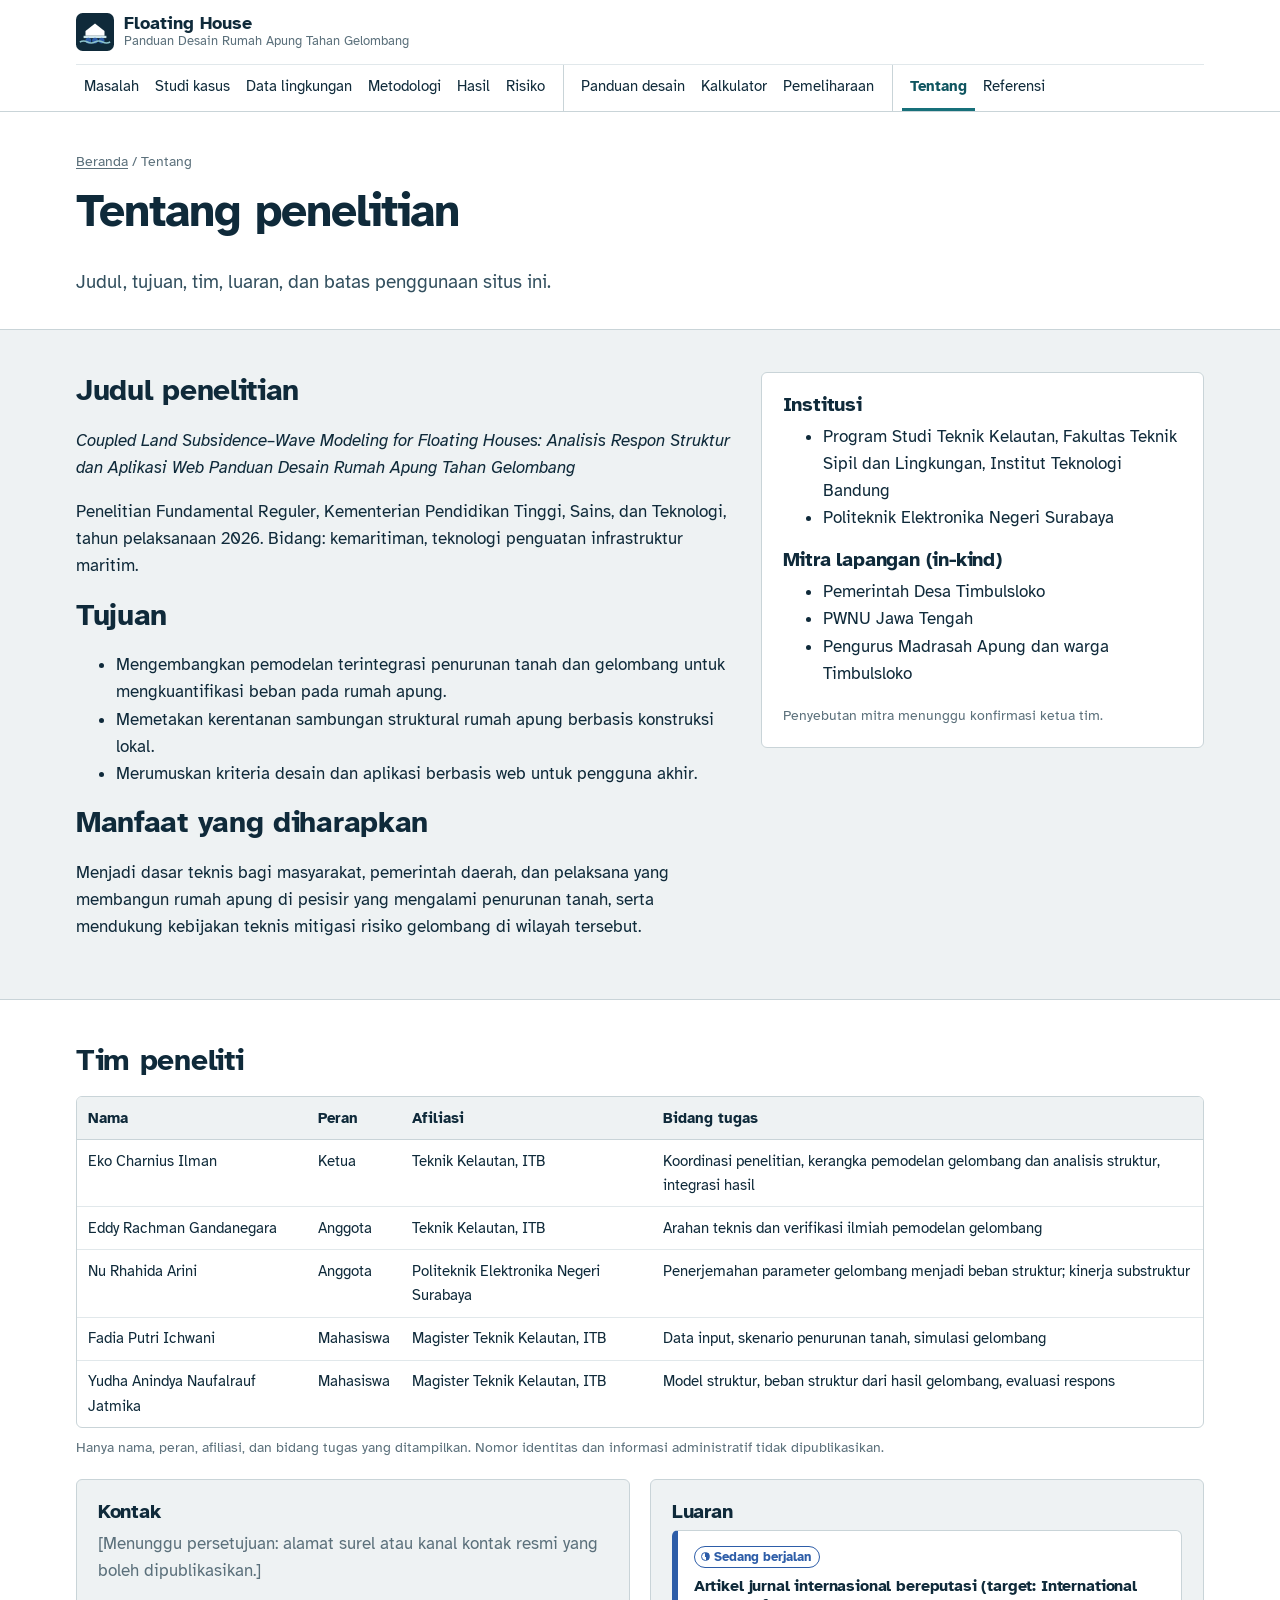
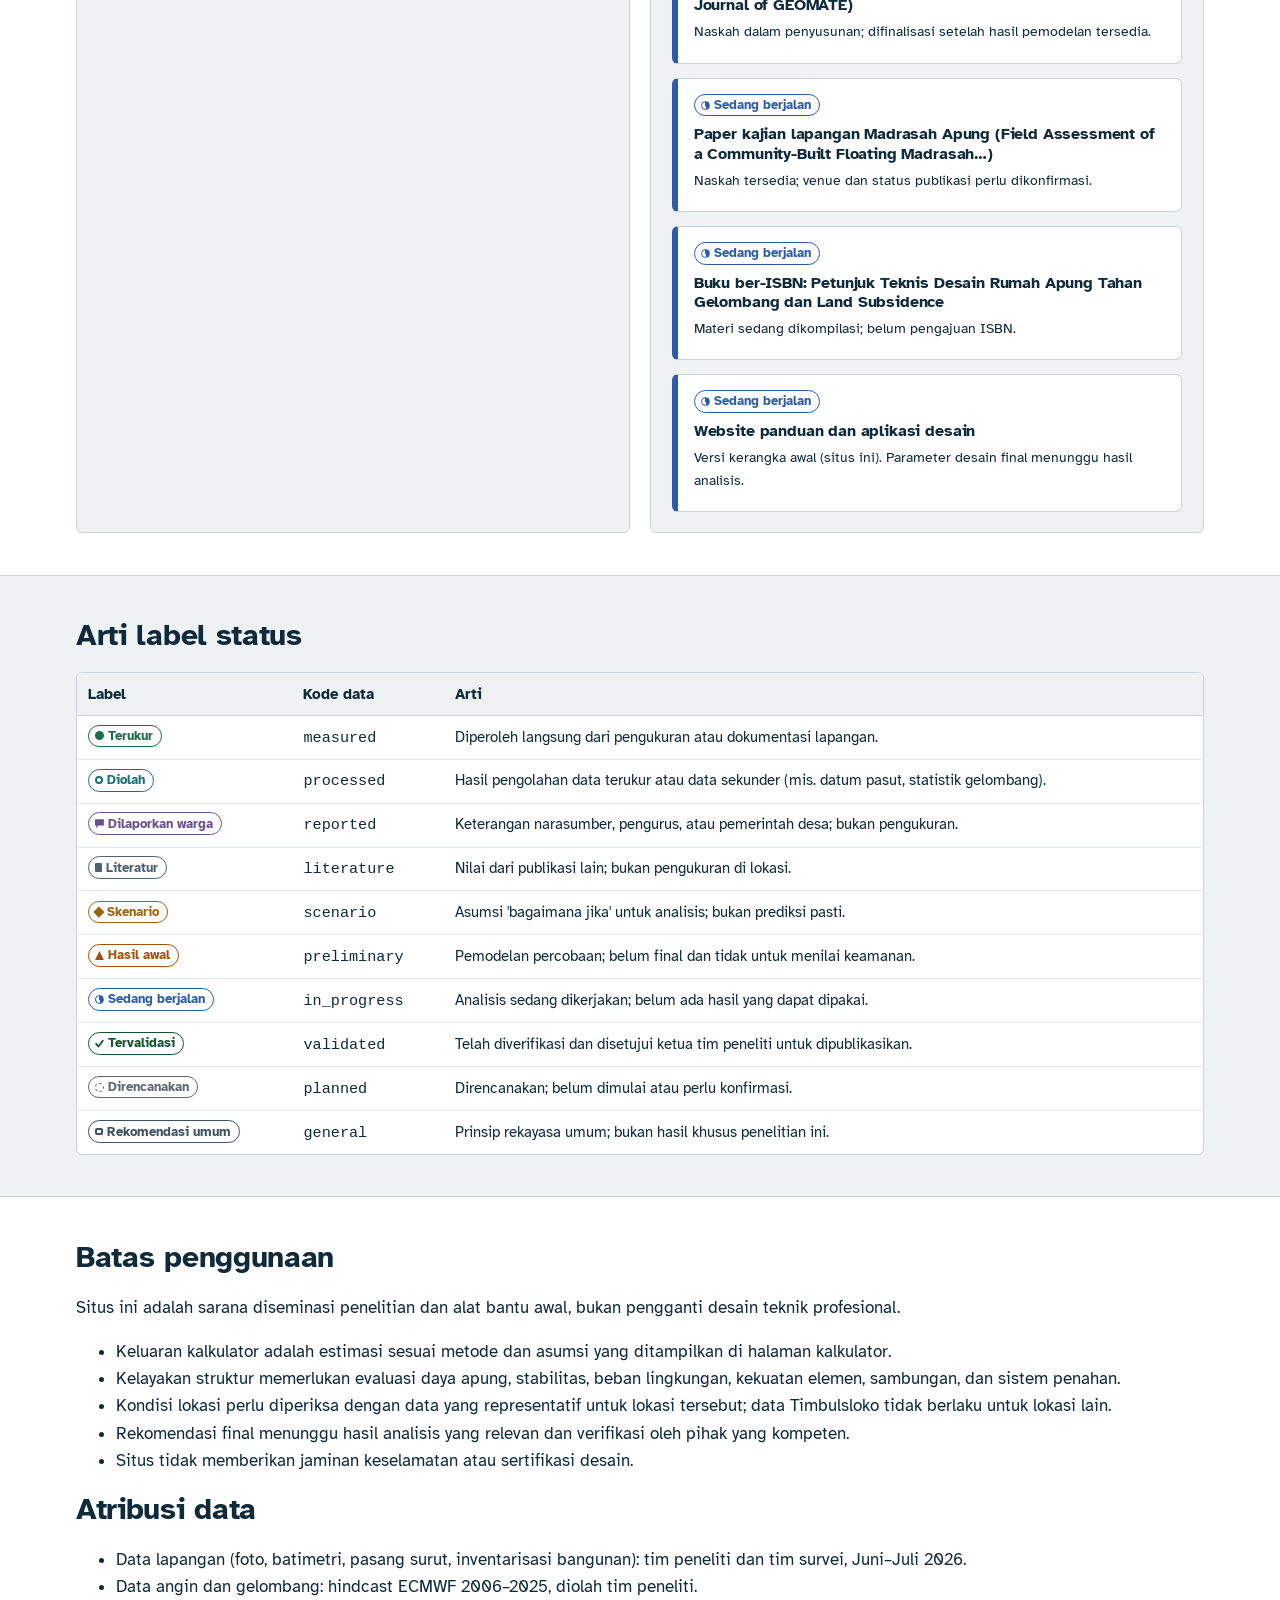
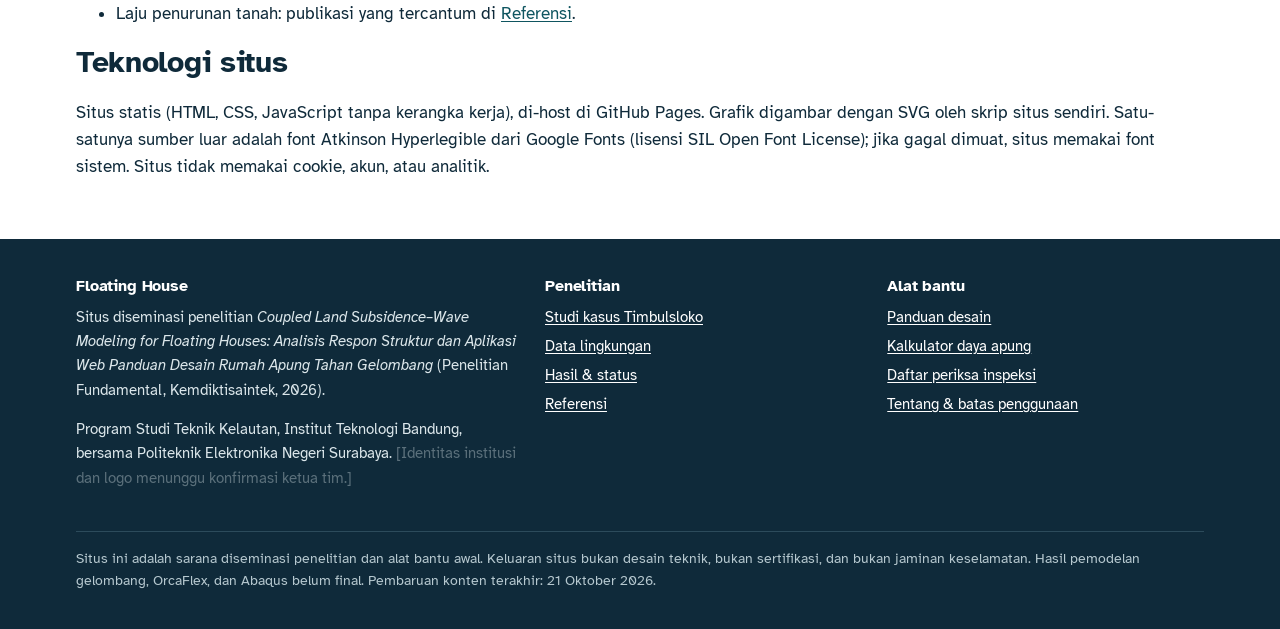
<file: tentang.html>
<!doctype html>
<html lang="id">
<head>
<meta charset="utf-8">
<meta name="viewport" content="width=device-width, initial-scale=1">
<title>Tentang — Floating House</title>
<meta name="description" content="Informasi penelitian, tim, luaran, arti label status, dan batas penggunaan situs Floating House.">
<meta name="theme-color" content="#0f2a3a">
<link rel="icon" href="assets/icons/favicon.svg" type="image/svg+xml">
<link rel="preconnect" href="https://fonts.googleapis.com">
<link rel="preconnect" href="https://fonts.gstatic.com" crossorigin>
<link rel="stylesheet" href="https://fonts.googleapis.com/css2?family=Atkinson+Hyperlegible:ital,wght@0,400;0,700;1,400&display=swap">
<link rel="stylesheet" href="assets/css/style.css">
<script src="assets/js/main.js" defer></script>
</head>
<body>
<a class="skip" href="#isi">Lewati ke isi</a>
<header class="site-head">
 <div class="wrap">
  <div class="head-row">
   <a class="brand" href="index.html"><svg viewBox="0 0 40 40" aria-hidden="true" focusable="false"><rect width="40" height="40" rx="7" fill="#0f2a3a"/><path d="M10 19 L20 11 L30 19 V24 H10 Z" fill="#fff"/><rect x="8" y="24" width="24" height="2.4" fill="#cfe6ea"/><circle cx="13" cy="29" r="3" fill="#2d5da8"/><circle cx="20" cy="29" r="3" fill="#2d5da8"/><circle cx="27" cy="29" r="3" fill="#2d5da8"/><path d="M4 30.5 q4 -2 8 0 t8 0 t8 0 t8 0" stroke="#8cc3cc" stroke-width="1.6" fill="none"/></svg><div><b>Floating House</b><span>Panduan Desain Rumah Apung Tahan Gelombang</span></div></a>
   <button class="nav-toggle" type="button" aria-expanded="false" aria-controls="nav-utama">Menu</button>
  </div>
  <nav class="site-nav" id="nav-utama" aria-label="Navigasi utama"><div class="nav-inner"><div class="nav-group"><p class="nav-group-label">Penelitian</p><ul><li><a href="mengenal.html">Masalah</a></li><li><a href="studi-kasus.html">Studi kasus</a></li><li><a href="data-lingkungan.html">Data lingkungan</a></li><li><a href="metodologi.html">Metodologi</a></li><li><a href="hasil-penelitian.html">Hasil</a></li><li><a href="risiko.html">Risiko</a></li></ul></div><div class="nav-group"><p class="nav-group-label">Panduan</p><ul><li><a href="panduan-desain.html">Panduan desain</a></li><li><a href="kalkulator.html">Kalkulator</a></li><li><a href="pemeliharaan.html">Pemeliharaan</a></li></ul></div><div class="nav-group"><p class="nav-group-label">Info</p><ul><li><a href="tentang.html" aria-current="page">Tentang</a></li><li><a href="referensi.html">Referensi</a></li></ul></div></div></nav>
 </div>
</header>
<main id="isi">
<section class="page-head"><div class="wrap"><p class="crumb"><a href="index.html">Beranda</a> / Tentang</p><h1>Tentang penelitian</h1><p class="lead">Judul, tujuan, tim, luaran, dan batas penggunaan situs ini.</p></div></section>
<section class="section">
 <div class="wrap grid g-side">
  <div class="prose">
   <h2>Judul penelitian</h2>
   <p><i>Coupled Land Subsidence–Wave Modeling for Floating Houses: Analisis Respon Struktur dan Aplikasi Web Panduan Desain Rumah Apung Tahan Gelombang</i></p>
   <p>Penelitian Fundamental Reguler, Kementerian Pendidikan Tinggi, Sains, dan Teknologi, tahun pelaksanaan 2026. Bidang: kemaritiman, teknologi penguatan infrastruktur maritim.</p>
   <h2>Tujuan</h2>
   <ul>
    <li>Mengembangkan pemodelan terintegrasi penurunan tanah dan gelombang untuk mengkuantifikasi beban pada rumah apung.</li>
    <li>Memetakan kerentanan sambungan struktural rumah apung berbasis konstruksi lokal.</li>
    <li>Merumuskan kriteria desain dan aplikasi berbasis web untuk pengguna akhir.</li>
   </ul>
   <h2>Manfaat yang diharapkan</h2>
   <p>Menjadi dasar teknis bagi masyarakat, pemerintah daerah, dan pelaksana yang membangun rumah apung di pesisir yang mengalami penurunan tanah, serta mendukung kebijakan teknis mitigasi risiko gelombang di wilayah tersebut.</p>
  </div>
  <div>
   <div class="panel"><h3>Institusi</h3><ul><li>Program Studi Teknik Kelautan, Fakultas Teknik Sipil dan Lingkungan, Institut Teknologi Bandung</li><li>Politeknik Elektronika Negeri Surabaya</li></ul>
   <h3>Mitra lapangan (in-kind)</h3><ul><li>Pemerintah Desa Timbulsloko</li><li>PWNU Jawa Tengah</li><li>Pengurus Madrasah Apung dan warga Timbulsloko</li></ul>
   <p class="small muted">Penyebutan mitra menunggu konfirmasi ketua tim.</p></div>
  </div>
 </div>
</section>

<section class="section alt">
 <div class="wrap">
  <h2>Tim peneliti</h2>
  <div class="table-wrap"><table>
   <thead><tr><th scope="col">Nama</th><th scope="col">Peran</th><th scope="col">Afiliasi</th><th scope="col">Bidang tugas</th></tr></thead>
   <tbody>
    <tr><td>Eko Charnius Ilman</td><td>Ketua</td><td>Teknik Kelautan, ITB</td><td>Koordinasi penelitian, kerangka pemodelan gelombang dan analisis struktur, integrasi hasil</td></tr>
    <tr><td>Eddy Rachman Gandanegara</td><td>Anggota</td><td>Teknik Kelautan, ITB</td><td>Arahan teknis dan verifikasi ilmiah pemodelan gelombang</td></tr>
    <tr><td>Nu Rhahida Arini</td><td>Anggota</td><td>Politeknik Elektronika Negeri Surabaya</td><td>Penerjemahan parameter gelombang menjadi beban struktur; kinerja substruktur</td></tr>
    <tr><td>Fadia Putri Ichwani</td><td>Mahasiswa</td><td>Magister Teknik Kelautan, ITB</td><td>Data input, skenario penurunan tanah, simulasi gelombang</td></tr>
    <tr><td>Yudha Anindya Naufalrauf Jatmika</td><td>Mahasiswa</td><td>Magister Teknik Kelautan, ITB</td><td>Model struktur, beban struktur dari hasil gelombang, evaluasi respons</td></tr>
   </tbody></table></div>
  <p class="source">Hanya nama, peran, afiliasi, dan bidang tugas yang ditampilkan. Nomor identitas dan informasi administratif tidak dipublikasikan.</p>
  <div class="grid g2" style="margin-top:1.2rem">
   <div class="panel"><h3>Kontak</h3><p class="muted">[Menunggu persetujuan: alamat surel atau kanal kontak resmi yang boleh dipublikasikan.]</p></div>
   <div class="panel"><h3>Luaran</h3><div data-render="luaran"><p class="muted">Memuat…</p></div></div>
  </div>
 </div>
</section>

<section class="section" id="status">
 <div class="wrap">
  <h2>Arti label status</h2>
  <div class="table-wrap"><table class="legend-table"><thead><tr><th scope="col">Label</th><th scope="col">Kode data</th><th scope="col">Arti</th></tr></thead><tbody><tr><td><span class="badge measured" title="Status: Terukur">Terukur</span></td><td><code>measured</code></td><td>Diperoleh langsung dari pengukuran atau dokumentasi lapangan.</td></tr><tr><td><span class="badge processed" title="Status: Diolah">Diolah</span></td><td><code>processed</code></td><td>Hasil pengolahan data terukur atau data sekunder (mis. datum pasut, statistik gelombang).</td></tr><tr><td><span class="badge reported" title="Status: Dilaporkan warga">Dilaporkan warga</span></td><td><code>reported</code></td><td>Keterangan narasumber, pengurus, atau pemerintah desa; bukan pengukuran.</td></tr><tr><td><span class="badge literature" title="Status: Literatur">Literatur</span></td><td><code>literature</code></td><td>Nilai dari publikasi lain; bukan pengukuran di lokasi.</td></tr><tr><td><span class="badge scenario" title="Status: Skenario">Skenario</span></td><td><code>scenario</code></td><td>Asumsi 'bagaimana jika' untuk analisis; bukan prediksi pasti.</td></tr><tr><td><span class="badge preliminary" title="Status: Hasil awal">Hasil awal</span></td><td><code>preliminary</code></td><td>Pemodelan percobaan; belum final dan tidak untuk menilai keamanan.</td></tr><tr><td><span class="badge in_progress" title="Status: Sedang berjalan">Sedang berjalan</span></td><td><code>in_progress</code></td><td>Analisis sedang dikerjakan; belum ada hasil yang dapat dipakai.</td></tr><tr><td><span class="badge validated" title="Status: Tervalidasi">Tervalidasi</span></td><td><code>validated</code></td><td>Telah diverifikasi dan disetujui ketua tim peneliti untuk dipublikasikan.</td></tr><tr><td><span class="badge planned" title="Status: Direncanakan">Direncanakan</span></td><td><code>planned</code></td><td>Direncanakan; belum dimulai atau perlu konfirmasi.</td></tr><tr><td><span class="badge general" title="Status: Rekomendasi umum">Rekomendasi umum</span></td><td><code>general</code></td><td>Prinsip rekayasa umum; bukan hasil khusus penelitian ini.</td></tr></tbody></table></div>
 </div>
</section>

<section class="section alt" id="batas">
 <div class="wrap prose">
  <h2>Batas penggunaan</h2>
  <p>Situs ini adalah sarana diseminasi penelitian dan alat bantu awal, bukan pengganti desain teknik profesional.</p>
  <ul>
   <li>Keluaran kalkulator adalah estimasi sesuai metode dan asumsi yang ditampilkan di halaman kalkulator.</li>
   <li>Kelayakan struktur memerlukan evaluasi daya apung, stabilitas, beban lingkungan, kekuatan elemen, sambungan, dan sistem penahan.</li>
   <li>Kondisi lokasi perlu diperiksa dengan data yang representatif untuk lokasi tersebut; data Timbulsloko tidak berlaku untuk lokasi lain.</li>
   <li>Rekomendasi final menunggu hasil analisis yang relevan dan verifikasi oleh pihak yang kompeten.</li>
   <li>Situs tidak memberikan jaminan keselamatan atau sertifikasi desain.</li>
  </ul>
  <h2>Atribusi data</h2>
  <ul>
   <li>Data lapangan (foto, batimetri, pasang surut, inventarisasi bangunan): tim peneliti dan tim survei, Juni–Juli 2026.</li>
   <li>Data angin dan gelombang: hindcast ECMWF 2006–2025, diolah tim peneliti.</li>
   <li>Laju penurunan tanah: publikasi yang tercantum di <a href="referensi.html">Referensi</a>.</li>
  </ul>
  <h2>Teknologi situs</h2>
  <p>Situs statis (HTML, CSS, JavaScript tanpa kerangka kerja), di-host di GitHub Pages. Grafik digambar dengan SVG oleh skrip situs sendiri. Satu-satunya sumber luar adalah font Atkinson Hyperlegible dari Google Fonts (lisensi SIL Open Font License); jika gagal dimuat, situs memakai font sistem. Situs tidak memakai cookie, akun, atau analitik.</p>
 </div>
</section>

</main>
<footer class="site-foot">
 <div class="wrap">
  <div class="foot-grid">
   <div>
    <h2>Floating House</h2>
    <p>Situs diseminasi penelitian <i>Coupled Land Subsidence–Wave Modeling for Floating Houses: Analisis Respon Struktur dan Aplikasi Web Panduan Desain Rumah Apung Tahan Gelombang</i> (Penelitian Fundamental, Kemdiktisaintek, 2026).</p>
    <p>Program Studi Teknik Kelautan, Institut Teknologi Bandung, bersama Politeknik Elektronika Negeri Surabaya. <span class="muted">[Identitas institusi dan logo menunggu konfirmasi ketua tim.]</span></p>
   </div>
   <div>
    <h2>Penelitian</h2>
    <ul><li><a href="studi-kasus.html">Studi kasus Timbulsloko</a></li><li><a href="data-lingkungan.html">Data lingkungan</a></li><li><a href="hasil-penelitian.html">Hasil &amp; status</a></li><li><a href="referensi.html">Referensi</a></li></ul>
   </div>
   <div>
    <h2>Alat bantu</h2>
    <ul><li><a href="panduan-desain.html">Panduan desain</a></li><li><a href="kalkulator.html">Kalkulator daya apung</a></li><li><a href="pemeliharaan.html">Daftar periksa inspeksi</a></li><li><a href="tentang.html">Tentang &amp; batas penggunaan</a></li></ul>
   </div>
  </div>
  <p class="foot-note">Situs ini adalah sarana diseminasi penelitian dan alat bantu awal. Keluaran situs bukan desain teknik, bukan sertifikasi, dan bukan jaminan keselamatan. Hasil pemodelan gelombang, OrcaFlex, dan Abaqus belum final. Pembaruan konten terakhir: 21 Oktober 2026.</p>
 </div>
</footer>
</body>
</html>
</file>
<file: assets/css/style.css>
/* Floating House — gaya situs
   Token warna: muara (navy), pasang (teal), lumpur (abu kebiruan), drum (biru drum plastik), sinyal (amber skenario).
   Font: Atkinson Hyperlegible (dirancang untuk keterbacaan tinggi); jika gagal dimuat, memakai font sistem. */

:root {
  --ink: #0f2a3a;
  --ink-2: #33505f;
  --muted: #5b707b;
  --tide: #17707a;
  --tide-dark: #0f5560;
  --drum: #2d5da8;
  --signal: #9a6412;
  --silt: #eef2f3;
  --silt-2: #e1e8eb;
  --paper: #ffffff;
  --line: #c9d4d8;
  --water: #cfe6ea;
  --water-deep: #8cc3cc;
  --seabed: #b9a98b;
  --danger: #a23a2a;
  --ok: #1e6b4a;

  --s-measured: #1e6b4a;
  --s-processed: #17707a;
  --s-reported: #6a4f8f;
  --s-literature: #4f6170;
  --s-scenario: #9a6412;
  --s-preliminary: #a4510b;
  --s-in_progress: #2d5da8;
  --s-validated: #14532d;
  --s-planned: #5f6670;
  --s-general: #3f5161;

  --font: "Atkinson Hyperlegible", system-ui, -apple-system, "Segoe UI", Roboto, "Helvetica Neue", Arial, sans-serif;
  --measure: 68ch;
  --wrap: 74rem;
  --r: 6px;
}

*, *::before, *::after { box-sizing: border-box; }
[hidden] { display: none !important; }
html { -webkit-text-size-adjust: 100%; scroll-padding-top: 5rem; }
body {
  margin: 0;
  font-family: var(--font);
  font-size: 1.0625rem;
  line-height: 1.6;
  color: var(--ink);
  background: var(--silt);
}
img, svg { max-width: 100%; height: auto; }
a { color: var(--tide-dark); text-underline-offset: 2px; }
a:hover { color: var(--drum); }
:focus-visible { outline: 3px solid var(--drum); outline-offset: 2px; border-radius: 2px; }
.skip { position: absolute; left: -999px; top: 0; background: var(--paper); padding: .5rem 1rem; z-index: 100; }
.skip:focus { left: 1rem; }

h1, h2, h3, h4 { line-height: 1.2; margin: 0 0 .6em; font-weight: 700; letter-spacing: -0.01em; }
h1 { font-size: clamp(1.9rem, 4.2vw, 2.9rem); letter-spacing: -0.02em; }
h2 { font-size: clamp(1.45rem, 2.6vw, 1.9rem); margin-top: 0; }
h3 { font-size: 1.22rem; }
h4 { font-size: 1.05rem; }
p, ul, ol { margin: 0 0 1em; }
.lead { font-size: 1.2rem; color: var(--ink-2); max-width: var(--measure); }
.prose { max-width: var(--measure); }
.small, small { font-size: .9rem; }
.muted { color: var(--muted); }
.num { font-variant-numeric: tabular-nums; }

/* ---------- kerangka ---------- */
.wrap { width: 100%; max-width: var(--wrap); margin: 0 auto; padding: 0 16px; }
@media (min-width: 700px) { .wrap { padding: 0 28px; } }

.site-head { background: var(--paper); border-bottom: 1px solid var(--line); position: sticky; top: 0; z-index: 50; }
.head-row { display: flex; align-items: center; justify-content: space-between; gap: 1rem; min-height: 64px; }
.brand { display: flex; align-items: center; gap: .65rem; text-decoration: none; color: var(--ink); }
.brand svg { width: 38px; height: 38px; flex: none; }
.brand b { display: block; font-size: 1.12rem; line-height: 1.1; }
.brand span { display: block; font-size: .8rem; color: var(--muted); line-height: 1.2; }
.nav-toggle { display: inline-flex; align-items: center; gap: .4rem; font: inherit; font-size: .95rem; background: var(--silt); color: var(--ink); border: 1px solid var(--line); border-radius: var(--r); padding: .45rem .8rem; cursor: pointer; }
.site-nav { display: none; padding: .25rem 0 1rem; }
.site-nav.open { display: block; }
.site-nav ul { list-style: none; margin: 0; padding: 0; }
.site-nav li a { display: block; padding: .55rem .25rem; text-decoration: none; color: var(--ink); border-bottom: 1px solid var(--silt-2); }
.site-nav a[aria-current="page"] { color: var(--tide-dark); font-weight: 700; }
.nav-group-label { font-size: .82rem; color: var(--muted); margin: .8rem 0 .1rem; }
@media (min-width: 1080px) {
  .nav-toggle { display: none; }
  .site-nav { display: block; padding: 0; border-top: 1px solid var(--silt-2); }
  .site-nav .nav-inner { display: flex; flex-wrap: wrap; align-items: stretch; }
  .site-nav .nav-group { display: flex; align-items: stretch; }
  .site-nav .nav-group + .nav-group { margin-left: .6rem; padding-left: .6rem; border-left: 1px solid var(--line); }
  .nav-group-label { position: absolute; width: 1px; height: 1px; overflow: hidden; clip: rect(0 0 0 0); margin: 0; }
  .site-nav ul { display: flex; flex-wrap: wrap; margin: 0; }
  .site-nav li a { border: 0; padding: .65rem .5rem .55rem; font-size: .93rem; border-bottom: 3px solid transparent; }
  .site-nav a[aria-current="page"] { border-bottom-color: var(--tide); }
  .site-nav li a:hover { background: var(--silt); }
}

main { display: block; }
.page-head { background: var(--paper); border-bottom: 1px solid var(--line); padding: 2.4rem 0 2rem; }
.page-head p.lead { margin-bottom: 0; }
.crumb { font-size: .9rem; color: var(--muted); margin-bottom: .6rem; }
.crumb a { color: var(--muted); }

.section { padding: 2.6rem 0; }
.section + .section { border-top: 1px solid var(--line); }
.section.alt { background: var(--paper); }
.section-intro { max-width: var(--measure); margin-bottom: 1.6rem; }

.grid { display: grid; gap: 1.25rem; }
@media (min-width: 760px) {
  .g2 { grid-template-columns: 1fr 1fr; }
  .g3 { grid-template-columns: repeat(3, 1fr); }
  .g-side { grid-template-columns: minmax(0, 1.5fr) minmax(0, 1fr); align-items: start; }
}

/* ---------- komponen ---------- */
.panel { background: var(--paper); border: 1px solid var(--line); border-radius: var(--r); padding: 1.25rem 1.3rem; }
.section.alt .panel { background: var(--silt); }
.panel > :last-child { margin-bottom: 0; }
.panel h3 { margin-bottom: .4rem; }

.btn { display: inline-flex; align-items: center; justify-content: center; gap: .45rem; font: inherit; font-weight: 700; font-size: 1rem; line-height: 1.2; padding: .7rem 1.1rem; border-radius: var(--r); border: 2px solid var(--tide-dark); background: var(--tide-dark); color: #fff; text-decoration: none; cursor: pointer; }
.btn:hover { background: var(--ink); border-color: var(--ink); color: #fff; }
.btn.ghost { background: transparent; color: var(--tide-dark); }
.btn.ghost:hover { background: var(--silt-2); color: var(--ink); }
.btn.small { font-size: .9rem; padding: .45rem .8rem; }
.btn-row { display: flex; flex-wrap: wrap; gap: .7rem; }

/* Status: bentuk ikon + teks, tidak bergantung warna saja */
.badge { display: inline-flex; align-items: center; gap: .35em; font-size: .8rem; font-weight: 700; line-height: 1.25; padding: .18em .6em .18em .45em; border-radius: 999px; border: 1.5px solid currentColor; background: #fff; white-space: nowrap; vertical-align: .1em; }
.badge::before { content: ""; width: .7em; height: .7em; background: currentColor; flex: none; }
.badge.measured { color: var(--s-measured); }
.badge.measured::before { border-radius: 50%; }
.badge.processed { color: var(--s-processed); }
.badge.processed::before { border-radius: 50%; background: transparent; border: 2px solid currentColor; width: .62em; height: .62em; }
.badge.reported { color: var(--s-reported); }
.badge.reported::before { clip-path: polygon(0 0, 100% 0, 100% 70%, 40% 70%, 15% 100%, 15% 70%, 0 70%); }
.badge.literature { color: var(--s-literature); }
.badge.literature::before { width: .55em; border-radius: 1px; }
.badge.scenario { color: var(--s-scenario); }
.badge.scenario::before { transform: rotate(45deg); width: .6em; height: .6em; }
.badge.preliminary { color: var(--s-preliminary); }
.badge.preliminary::before { clip-path: polygon(50% 0, 100% 100%, 0 100%); }
.badge.in_progress { color: var(--s-in_progress); }
.badge.in_progress::before { border-radius: 50%; background: conic-gradient(currentColor 0 50%, transparent 50% 100%); border: 1.5px solid currentColor; }
.badge.validated { color: var(--s-validated); }
.badge.validated::before { clip-path: polygon(14% 44%, 0 59%, 40% 100%, 100% 22%, 86% 8%, 40% 70%); }
.badge.planned { color: var(--s-planned); }
.badge.planned::before { border-radius: 50%; background: transparent; border: 1.5px dashed currentColor; }
.badge.general { color: var(--s-general); }
.badge.general::before { border-radius: 2px; background: transparent; border: 2px solid currentColor; width: .6em; height: .6em; }

.legend { display: flex; flex-wrap: wrap; gap: .5rem .6rem; padding: 0; margin: 0; list-style: none; }
.legend-table td:first-child { white-space: nowrap; }

.note { border-left: 4px solid var(--line); padding: .7rem 1rem; background: var(--paper); margin: 1rem 0; max-width: var(--measure); }
.note > :last-child { margin-bottom: 0; }
.note.limit { border-left-color: var(--signal); background: #fbf6ec; }
.note.warn { border-left-color: var(--danger); background: #fbefed; }
.note.info { border-left-color: var(--tide); background: #ecf5f6; }
.note b:first-child { display: block; margin-bottom: .2rem; }

.source { font-size: .88rem; color: var(--muted); margin-top: .6rem; }
.source strong { color: var(--ink-2); font-weight: 700; }

figure { margin: 0; }
figure img { display: block; width: 100%; border-radius: var(--r); background: var(--silt-2); }
figcaption { font-size: .9rem; color: var(--ink-2); margin-top: .5rem; }
figcaption .badge { margin-right: .3rem; }

.placeholder { display: flex; flex-direction: column; justify-content: center; gap: .35rem; min-height: 180px; padding: 1.2rem; border: 2px dashed var(--line); border-radius: var(--r); background: repeating-linear-gradient(135deg, var(--paper) 0 12px, var(--silt) 12px 24px); color: var(--ink-2); }
.placeholder strong { color: var(--ink); }
.placeholder code { font-size: .85rem; word-break: break-all; }

/* Tabel */
.table-wrap { overflow-x: auto; -webkit-overflow-scrolling: touch; border: 1px solid var(--line); border-radius: var(--r); background: var(--paper); }
table { border-collapse: collapse; width: 100%; font-size: .95rem; }
th, td { text-align: left; padding: .55rem .7rem; border-bottom: 1px solid var(--silt-2); vertical-align: top; }
thead th { background: var(--silt); font-weight: 700; border-bottom: 1px solid var(--line); }
tbody tr:last-child td, tbody tr:last-child th { border-bottom: 0; }
td.n, th.n { text-align: right; font-variant-numeric: tabular-nums; white-space: nowrap; }
caption { caption-side: top; text-align: left; font-weight: 700; padding: .7rem .7rem .3rem; }
tr.hl td, tr.hl th { background: #f6efe0; }

/* Definisi angka */
.facts { display: grid; gap: 0; border-top: 1px solid var(--line); margin: 0; }
.facts > div { display: grid; grid-template-columns: minmax(0, 1fr); gap: .15rem; padding: .7rem 0; border-bottom: 1px solid var(--line); }
@media (min-width: 600px) { .facts > div { grid-template-columns: 15rem minmax(0, 1fr); gap: 1rem; } }
.facts dt { color: var(--ink-2); }
.facts dd { margin: 0; }
.facts dd .v { font-weight: 700; font-variant-numeric: tabular-nums; }

/* ---------- beranda ---------- */
.hero { background: var(--paper); border-bottom: 1px solid var(--line); padding: 2.2rem 0 2rem; }
.hero-grid { display: grid; gap: 1.8rem; }
@media (min-width: 960px) { .hero-grid { grid-template-columns: minmax(0, 1fr) minmax(0, 1.15fr); align-items: center; } .hero { padding: 3rem 0 2.6rem; } }
.hero h1 { max-width: 18ch; }
.hero .lead { margin-bottom: 1.4rem; }

.section-figure { background: var(--silt); border: 1px solid var(--line); border-radius: var(--r); padding: .9rem; }
.section-figure svg { display: block; width: 100%; height: auto; }
.xs-controls { display: grid; gap: .8rem; margin-top: .8rem; }
@media (min-width: 560px) { .xs-controls { grid-template-columns: 1fr 1fr; } }
.xs-controls label { display: block; font-size: .9rem; font-weight: 700; margin-bottom: .2rem; }
.xs-controls output { font-weight: 700; font-variant-numeric: tabular-nums; }
.xs-readout { margin-top: .7rem; font-size: .95rem; }

.chain { list-style: none; padding: 0; margin: 0; display: grid; gap: 0; counter-reset: c; }
.chain li { position: relative; padding: .9rem 1rem .9rem 3.2rem; background: var(--paper); border: 1px solid var(--line); border-radius: var(--r); counter-increment: c; }
.chain li + li { margin-top: 1.6rem; }
.chain li + li::after { content: ""; position: absolute; left: 1.55rem; top: -1.6rem; height: 1.6rem; border-left: 2px dashed var(--tide); }
.chain li::before { content: counter(c); position: absolute; left: .8rem; top: .85rem; width: 1.7rem; height: 1.7rem; border-radius: 50%; background: var(--tide-dark); color: #fff; font-weight: 700; font-size: .9rem; display: grid; place-items: center; }
.chain li b { display: block; }
.chain li span { color: var(--ink-2); font-size: .95rem; }
@media (min-width: 980px) {
  .chain.h { grid-template-columns: repeat(5, 1fr); gap: 1.4rem; }
  .chain.h li { padding: 3rem .9rem .9rem; }
  .chain.h li + li { margin-top: 0; }
  .chain.h li::before { left: .9rem; top: .8rem; }
  .chain.h li + li::after { left: -1.4rem; top: 1.65rem; width: 1.4rem; height: 0; border-left: 0; border-top: 2px dashed var(--tide); }
}

.feature-list { list-style: none; padding: 0; margin: 0; display: grid; gap: 1rem; }
@media (min-width: 760px) { .feature-list { grid-template-columns: 1fr 1fr; } }
.feature-list li { border-top: 3px solid var(--tide); padding-top: .8rem; }
.feature-list li.tool { border-top-color: var(--drum); }
.feature-list a { font-weight: 700; font-size: 1.1rem; }
.feature-list p { margin: .3rem 0 0; color: var(--ink-2); }

/* ---------- status / timeline ---------- */
.status-list { list-style: none; padding: 0; margin: 0; display: grid; gap: .9rem; }
.status-item { background: var(--paper); border: 1px solid var(--line); border-left: 6px solid var(--line); border-radius: var(--r); padding: 1rem 1.1rem; }
.status-item[data-status="processed"], .status-item[data-status="measured"] { border-left-color: var(--s-processed); }
.status-item[data-status="preliminary"] { border-left-color: var(--s-preliminary); }
.status-item[data-status="in_progress"] { border-left-color: var(--s-in_progress); }
.status-item[data-status="planned"] { border-left-color: var(--s-planned); border-left-style: dashed; }
.status-item[data-status="validated"] { border-left-color: var(--s-validated); }
.status-item h3 { margin: .4rem 0 .3rem; font-size: 1.1rem; }
.status-item p { margin: 0 0 .4rem; }
.status-item dl { margin: .4rem 0 0; font-size: .92rem; display: grid; gap: .15rem; }
.status-item dl div { display: grid; grid-template-columns: 9.5rem minmax(0,1fr); gap: .6rem; }
@media (max-width: 520px) { .status-item dl div { grid-template-columns: minmax(0,1fr); gap: 0; } .status-item dt { font-weight: 700; } }
.status-item dt { color: var(--muted); }
.status-item dd { margin: 0; }

.timeline { list-style: none; margin: 0; padding: 0 0 0 1.3rem; border-left: 2px solid var(--line); }
.timeline li { position: relative; padding: 0 0 1.2rem .6rem; }
.timeline li::before { content: ""; position: absolute; left: -1.3rem; top: .35rem; width: 14px; height: 14px; margin-left: -7px; border-radius: 50%; background: var(--paper); border: 3px solid var(--line); }
.timeline li.done::before { background: var(--s-processed); border-color: var(--s-processed); }
.timeline li.now::before { border-color: var(--s-in_progress); background: conic-gradient(var(--s-in_progress) 0 50%, #fff 50% 100%); }
.timeline li .when { font-size: .88rem; color: var(--muted); display: block; }

/* ---------- grafik ---------- */
.chart { background: var(--paper); border: 1px solid var(--line); border-radius: var(--r); padding: .8rem .8rem .5rem; }
.chart svg { display: block; width: 100%; height: auto; overflow: visible; }
.chart .axis text { font-size: 11px; fill: var(--muted); font-family: var(--font); }
.chart .axis line, .chart .axis path { stroke: var(--line); }
.chart .grid line { stroke: var(--silt-2); }
.chart-controls { display: flex; flex-wrap: wrap; gap: .5rem 1rem; align-items: center; margin-bottom: .6rem; font-size: .92rem; }
.chart-controls label { display: inline-flex; gap: .35rem; align-items: center; }
.chart-legend { display: flex; flex-wrap: wrap; gap: .3rem 1rem; font-size: .88rem; margin: .4rem 0 .2rem; padding: 0; list-style: none; }
.chart-legend li { display: inline-flex; align-items: center; gap: .4rem; }
.chart-legend i { display: inline-block; width: 18px; height: 0; border-top: 3px solid; }
.chart-legend i.dash { border-top-style: dashed; }
.chart-tip { position: absolute; pointer-events: none; background: var(--ink); color: #fff; font-size: .8rem; padding: .3rem .5rem; border-radius: 4px; white-space: nowrap; transform: translate(-50%, -120%); display: none; z-index: 5; }
.chart-box { position: relative; }
.chart-empty { padding: 2rem 1rem; text-align: center; color: var(--muted); }

.gallery { display: grid; grid-template-columns: repeat(2, 1fr); gap: .6rem; }
@media (min-width: 700px) { .gallery { grid-template-columns: repeat(4, 1fr); } }
.gallery figure { background: var(--paper); border: 1px solid var(--line); border-radius: var(--r); padding: .4rem; }
.gallery figcaption { text-align: center; margin-top: .2rem; }

/* ---------- formulir / kalkulator ---------- */
fieldset { border: 1px solid var(--line); border-radius: var(--r); padding: 1rem 1.1rem 1.1rem; margin: 0 0 1.2rem; background: var(--paper); min-width: 0; }
legend { font-weight: 700; font-size: 1.08rem; padding: 0 .4rem; }
.field { margin-bottom: 1rem; }
.field:last-child { margin-bottom: 0; }
.field label, .field .label { display: block; font-weight: 700; margin-bottom: .2rem; }
.field .hint { display: block; font-size: .88rem; color: var(--muted); margin-bottom: .35rem; }
.field input[type="number"], .field input[type="text"], .field input[type="date"], .field select, .field textarea {
  width: 100%; font: inherit; font-size: 1rem; padding: .55rem .65rem; border: 1.5px solid #9fb0b7; border-radius: var(--r); background: #fff; color: var(--ink);
}
.field textarea { min-height: 4.5rem; }
.field input:focus, .field select:focus, .field textarea:focus { border-color: var(--drum); }
.field .with-unit { display: flex; align-items: stretch; }
.field .with-unit input { border-top-right-radius: 0; border-bottom-right-radius: 0; }
.field .with-unit span { display: inline-flex; align-items: center; padding: 0 .7rem; border: 1.5px solid #9fb0b7; border-left: 0; border-radius: 0 var(--r) var(--r) 0; background: var(--silt); font-size: .95rem; white-space: nowrap; }
.field .err { display: block; color: var(--danger); font-size: .9rem; font-weight: 700; margin-top: .25rem; }
.field input[aria-invalid="true"] { border-color: var(--danger); }
.row2 { display: grid; gap: 1rem; }
@media (min-width: 560px) { .row2 { grid-template-columns: 1fr 1fr; } }
.choice { display: flex; gap: .5rem; align-items: flex-start; margin: .3rem 0; }
.choice input { margin-top: .35rem; }

.calc-layout { display: grid; gap: 1.5rem; }
@media (min-width: 1000px) { .calc-layout { grid-template-columns: minmax(0, 1fr) minmax(0, 1fr); align-items: start; } .calc-out { position: sticky; top: 7.5rem; } }
.out-block { background: var(--paper); border: 1px solid var(--line); border-radius: var(--r); padding: 1.1rem 1.2rem; margin-bottom: 1rem; }
.out-block h3 { font-size: 1.05rem; display: flex; flex-wrap: wrap; gap: .4rem .6rem; align-items: center; }
.out-row { display: flex; justify-content: space-between; gap: 1rem; padding: .45rem 0; border-bottom: 1px solid var(--silt-2); }
.out-row:last-child { border-bottom: 0; }
.out-row .k { color: var(--ink-2); }
.out-row .v { font-weight: 700; font-variant-numeric: tabular-nums; text-align: right; }
.out-big { font-size: 2rem; font-weight: 700; line-height: 1.1; font-variant-numeric: tabular-nums; }
.meter { height: 14px; border-radius: 7px; background: var(--silt-2); overflow: hidden; margin: .5rem 0 .3rem; position: relative; }
.meter span { display: block; height: 100%; background: var(--drum); }
.meter.over span { background: var(--danger); }
.locked { border-style: dashed; background: var(--silt); }
.locked .out-row .v { color: var(--muted); font-weight: 400; font-style: italic; }
.msg-list { margin: 0; padding-left: 1.1rem; }
.msg-list li { margin-bottom: .35rem; }
.msg-list li.bad { color: var(--danger); font-weight: 700; }
.formula { font-family: ui-monospace, "SFMono-Regular", Menlo, Consolas, monospace; font-size: .92rem; background: var(--silt); padding: .15rem .35rem; border-radius: 3px; }
.formula-list li { margin-bottom: .5rem; }

details.disclose { background: var(--paper); border: 1px solid var(--line); border-radius: var(--r); padding: .2rem 1rem; margin-bottom: .8rem; }
details.disclose summary { cursor: pointer; font-weight: 700; padding: .6rem 0; }
details.disclose[open] summary { border-bottom: 1px solid var(--silt-2); margin-bottom: .7rem; }

/* ---------- panduan ---------- */
.guide-step { display: grid; gap: 1rem; padding: 1.6rem 0; border-top: 1px solid var(--line); }
@media (min-width: 860px) { .guide-step { grid-template-columns: 4rem minmax(0, 1fr); } }
.guide-step .step-n { font-size: 2.2rem; font-weight: 700; color: var(--tide); line-height: 1; }
.guide-cols { display: grid; gap: 1rem; }
@media (min-width: 860px) { .guide-cols { grid-template-columns: repeat(3, minmax(0, 1fr)); } }
.guide-cols > div { background: var(--paper); border: 1px solid var(--line); border-radius: var(--r); padding: .9rem 1rem; }
.guide-cols h4 { display: flex; gap: .5rem; align-items: center; flex-wrap: wrap; font-size: .98rem; }
.guide-cols ul { padding-left: 1.1rem; margin: 0; }
.guide-cols li { margin-bottom: .35rem; }
.toc { columns: 1; padding-left: 1.2rem; }
@media (min-width: 700px) { .toc { columns: 2; } }

/* ---------- checklist ---------- */
.check-group { margin-bottom: 1.4rem; }
.check-item { background: var(--paper); border: 1px solid var(--line); border-radius: var(--r); padding: .9rem 1rem; margin-bottom: .6rem; }
.check-item .q { font-weight: 700; margin-bottom: .2rem; }
.check-item .why { font-size: .9rem; color: var(--ink-2); margin-bottom: .5rem; }
.rating { display: flex; flex-wrap: wrap; gap: .4rem; border: 0; padding: 0; margin: 0 0 .5rem; background: none; }
.rating label { display: inline-flex; align-items: center; gap: .3rem; padding: .3rem .65rem; border: 1.5px solid var(--line); border-radius: 999px; cursor: pointer; font-size: .92rem; }
.rating input { margin: 0; }
.rating label:has(input:checked) { border-color: var(--ink); background: var(--silt); font-weight: 700; }
.check-item textarea { width: 100%; font: inherit; font-size: .95rem; padding: .45rem .6rem; border: 1.5px solid #9fb0b7; border-radius: var(--r); min-height: 2.6rem; }
.save-state { font-size: .9rem; color: var(--muted); }

/* ---------- referensi ---------- */
.ref-list { padding-left: 0; list-style: none; counter-reset: r; }
.ref-list li { padding: .6rem 0 .6rem 2.4rem; border-bottom: 1px solid var(--line); position: relative; counter-increment: r; max-width: 80ch; }
.ref-list li::before { content: "[" counter(r) "]"; position: absolute; left: 0; color: var(--muted); font-variant-numeric: tabular-nums; }
.ref-meta { font-size: .85rem; color: var(--muted); display: block; margin-top: .2rem; }

/* ---------- kaki ---------- */
.site-foot { background: var(--ink); color: #dbe6ea; padding: 2.4rem 0 2rem; margin-top: 0; font-size: .95rem; }
.site-foot a { color: #fff; }
.foot-grid { display: grid; gap: 1.6rem; }
@media (min-width: 800px) { .foot-grid { grid-template-columns: 1.4fr 1fr 1fr; } }
.site-foot h2 { font-size: 1rem; color: #fff; margin-bottom: .5rem; }
.site-foot ul { list-style: none; padding: 0; margin: 0; }
.site-foot li { margin-bottom: .3rem; }
.foot-note { border-top: 1px solid #2c4b5b; margin-top: 1.6rem; padding-top: 1rem; font-size: .88rem; color: #b6c8cf; }

.load-error { background: #fbefed; border-bottom: 2px solid var(--danger); padding: .7rem 0; font-size: .95rem; }

@media (prefers-reduced-motion: reduce) { * { transition: none !important; animation: none !important; scroll-behavior: auto !important; } }

/* ---------- cetak ---------- */
@media print {
  body { background: #fff; font-size: 11pt; }
  .site-head, .site-foot, .no-print, .nav-toggle, .skip { display: none !important; }
  .print-only { display: block !important; }
  .section, .page-head { padding: .6rem 0; border: 0; background: #fff; }
  .panel, .out-block, fieldset, .check-item { break-inside: avoid; border-color: #999; }
  a { color: #000; text-decoration: none; }
  body.print-summary main > *:not(#ringkasan-cetak) { display: none !important; }
  body.print-summary #ringkasan-cetak { display: block !important; }
}
.print-only { display: none; }
</file>
